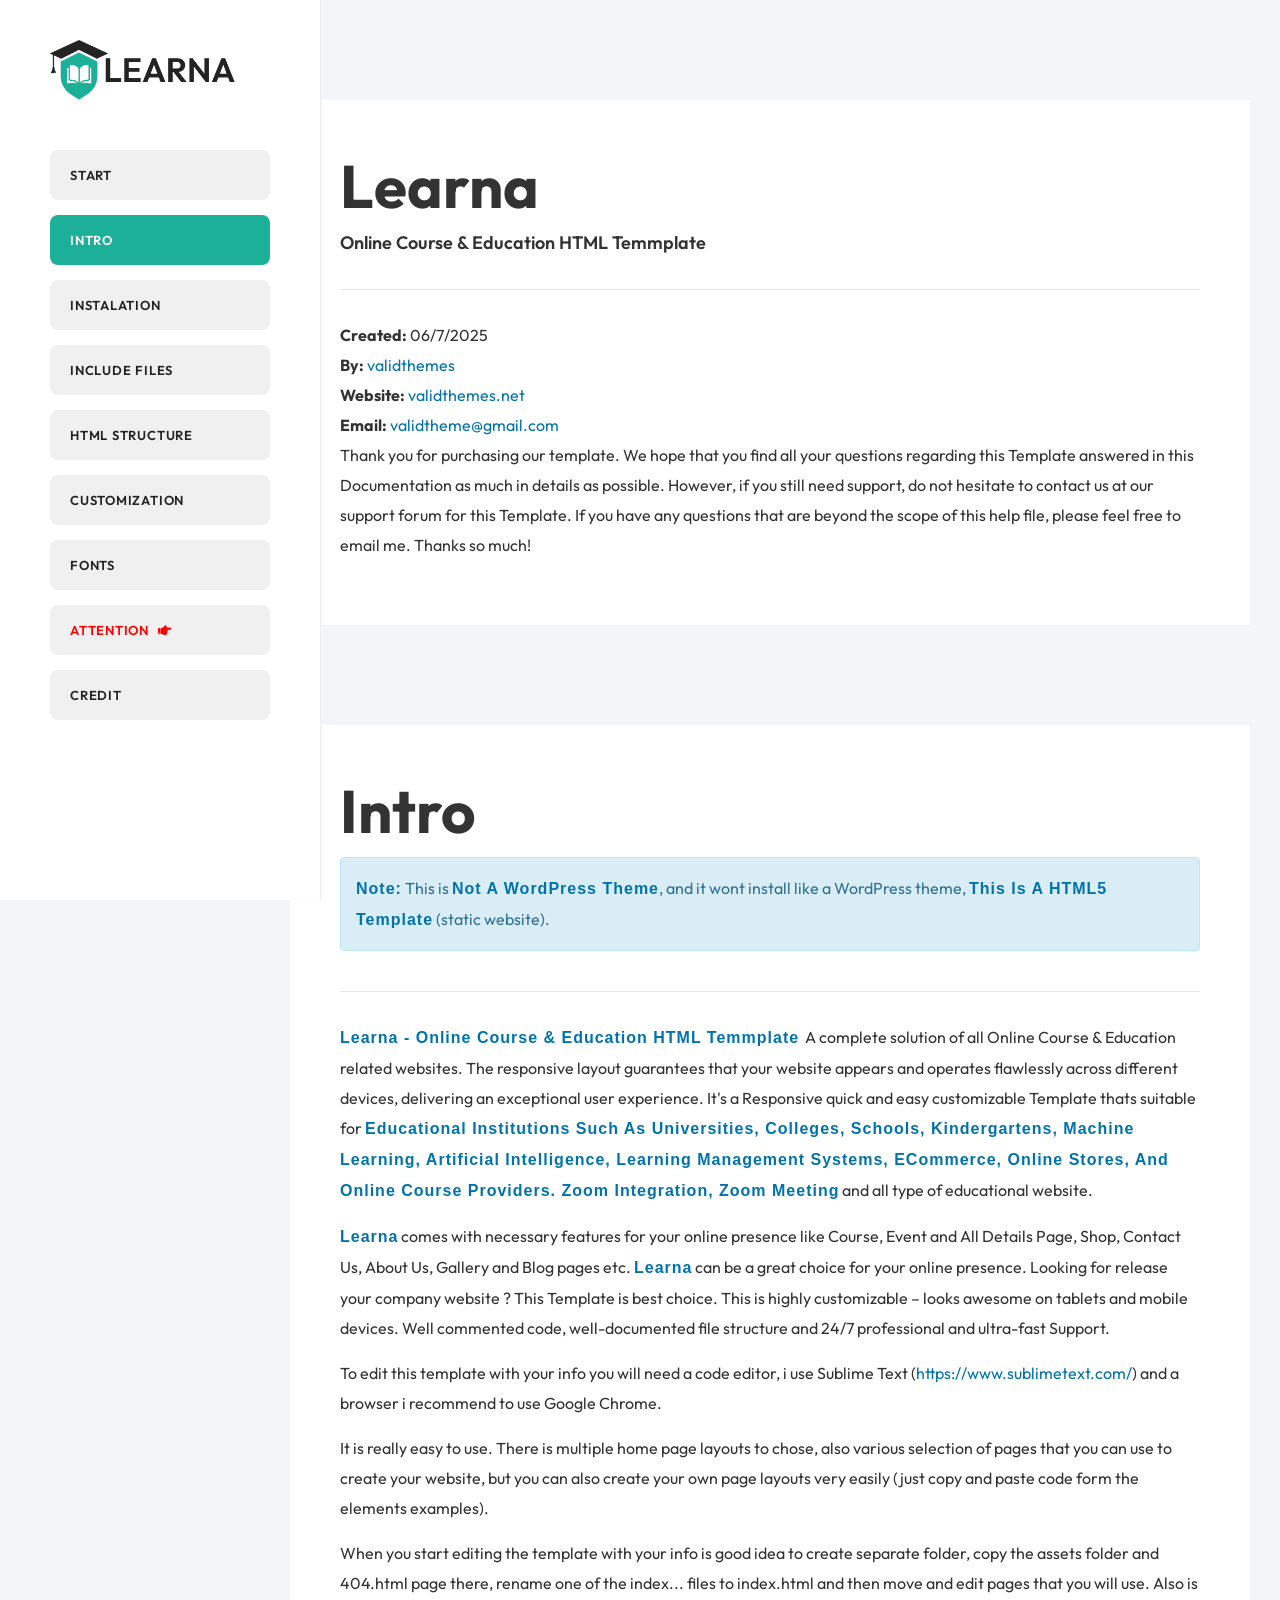
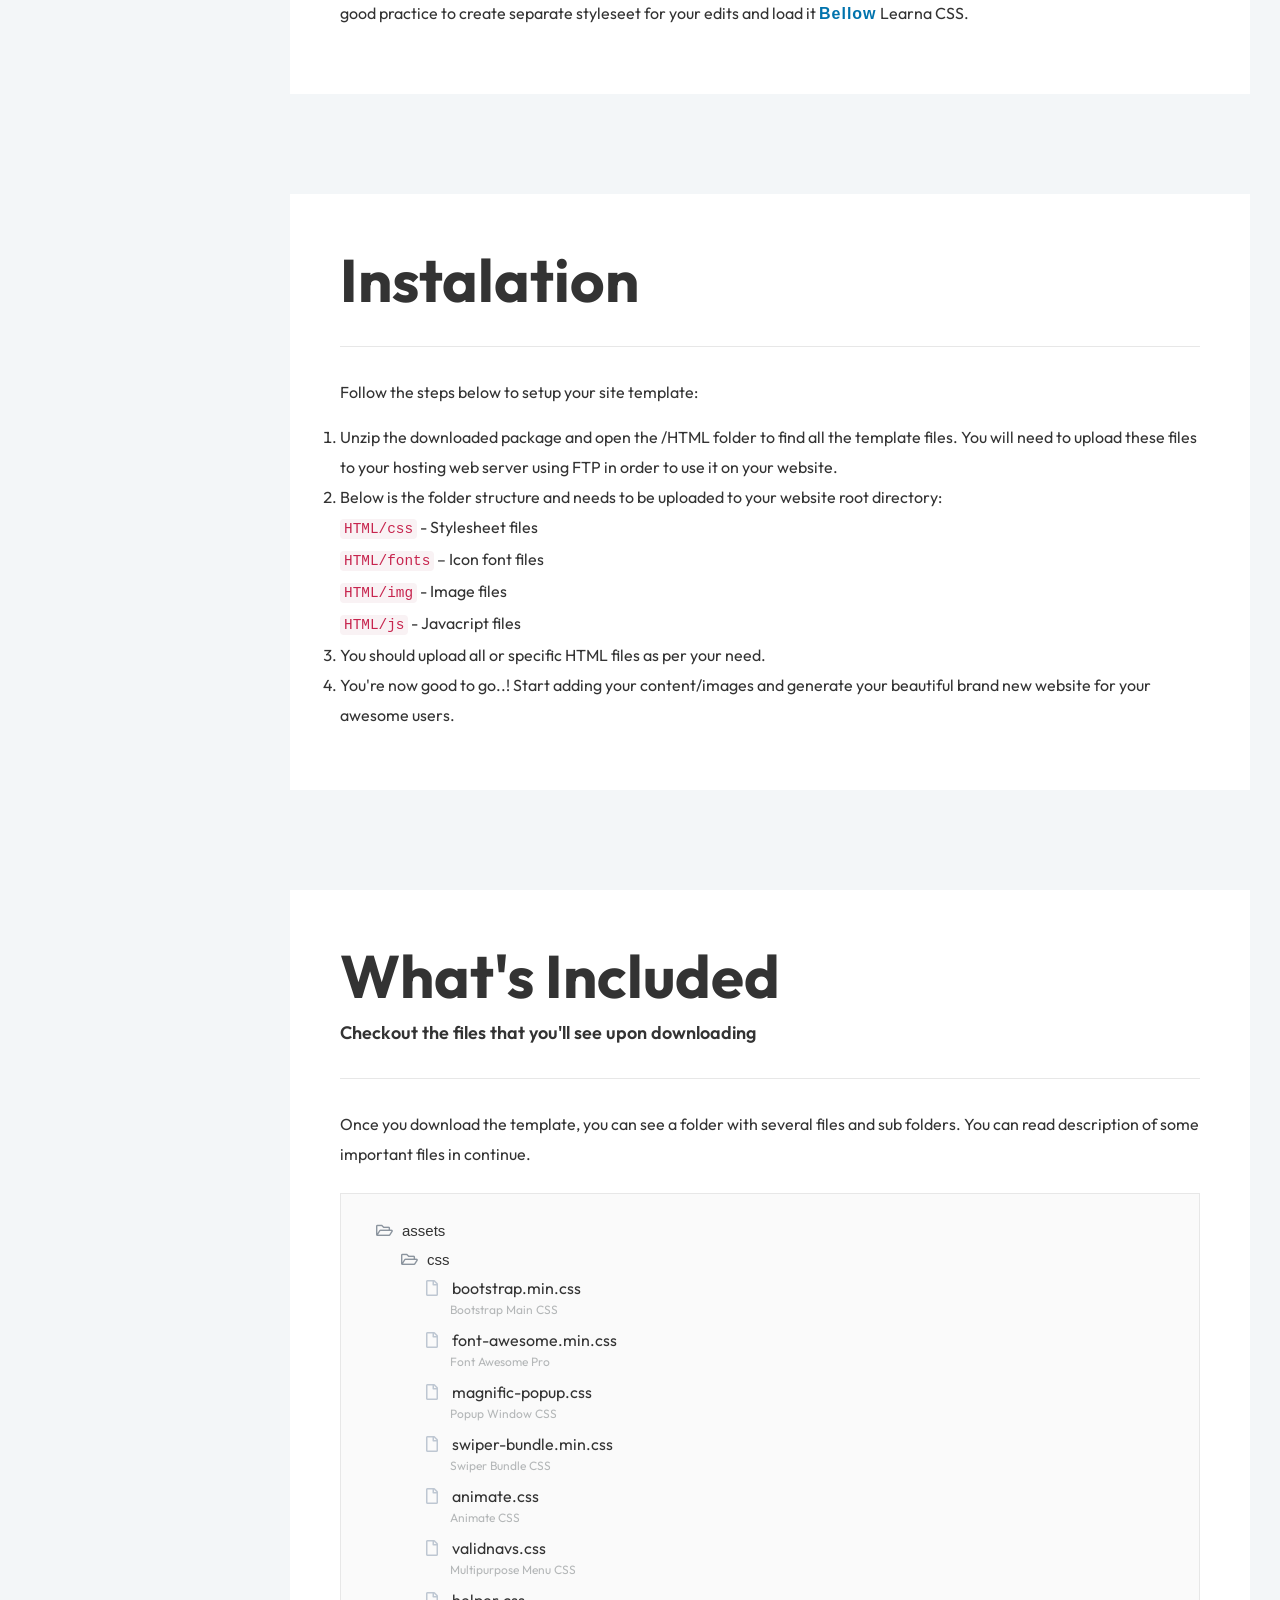
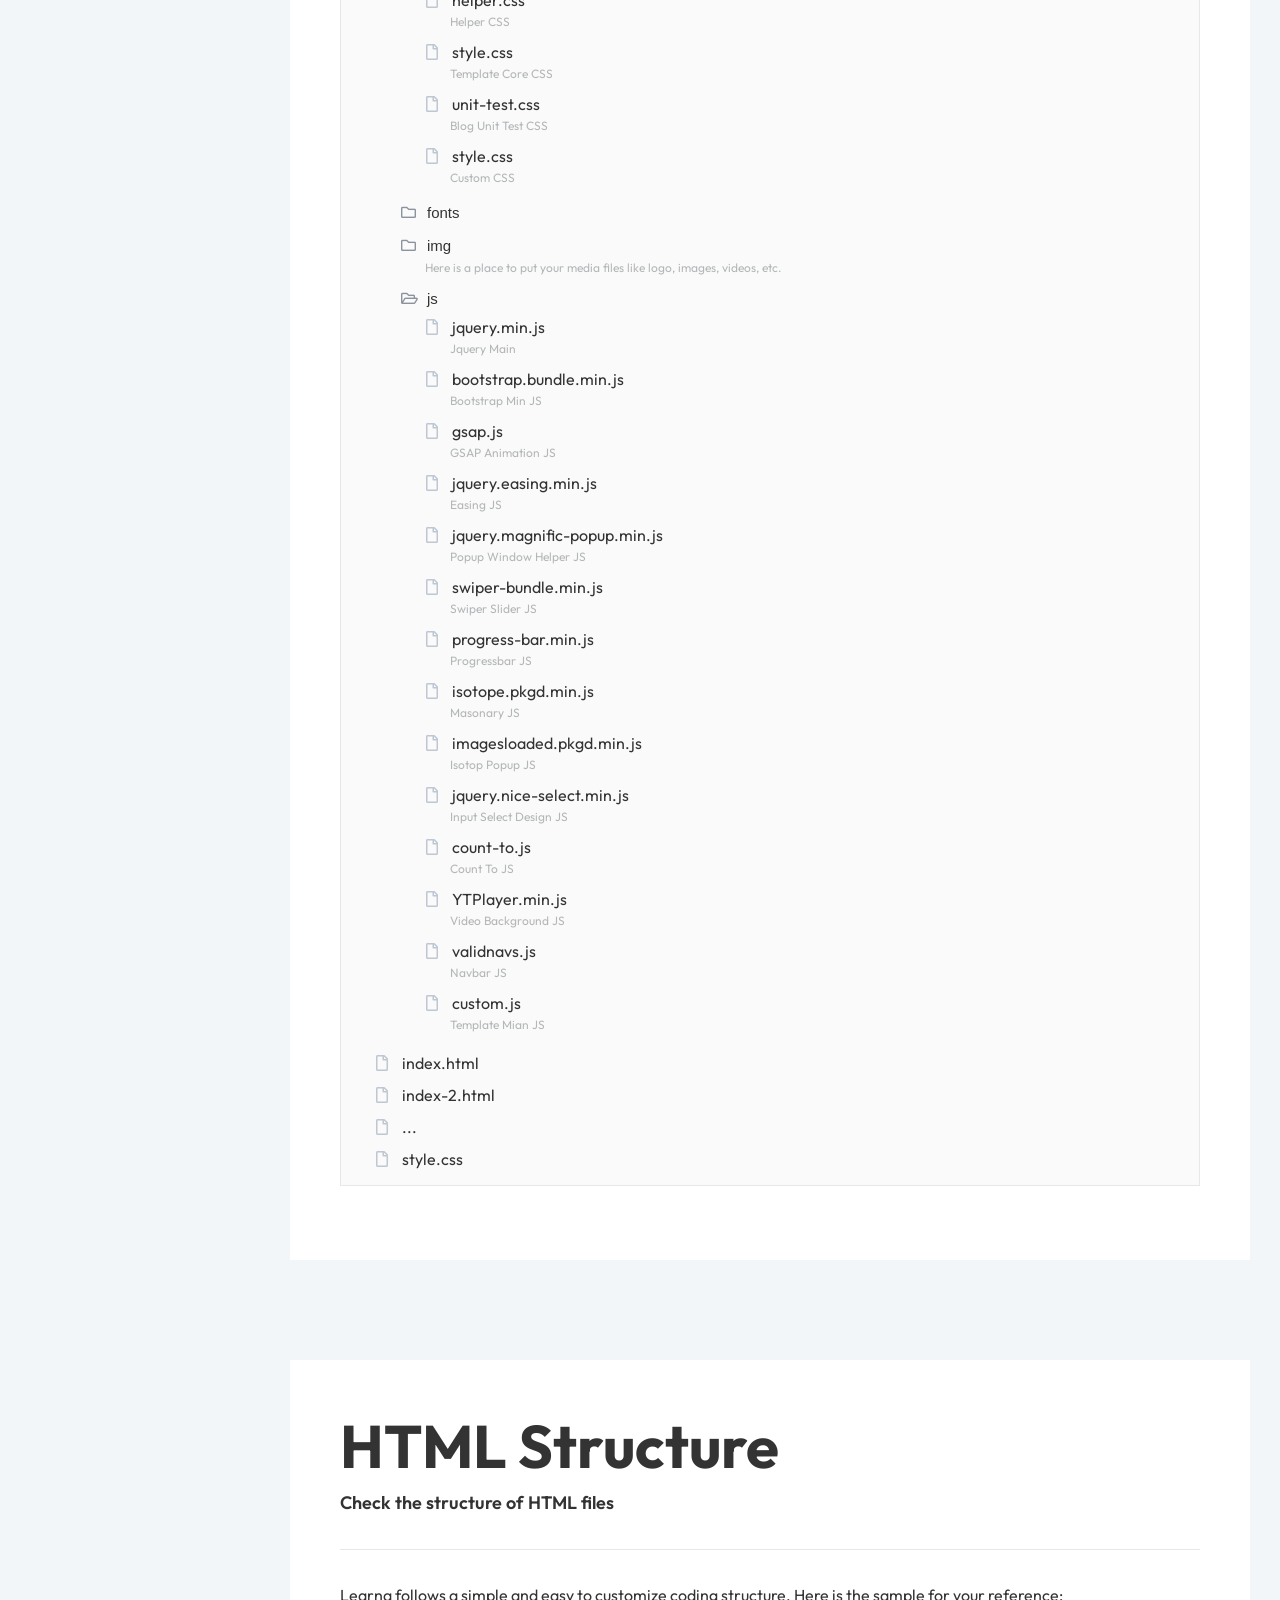
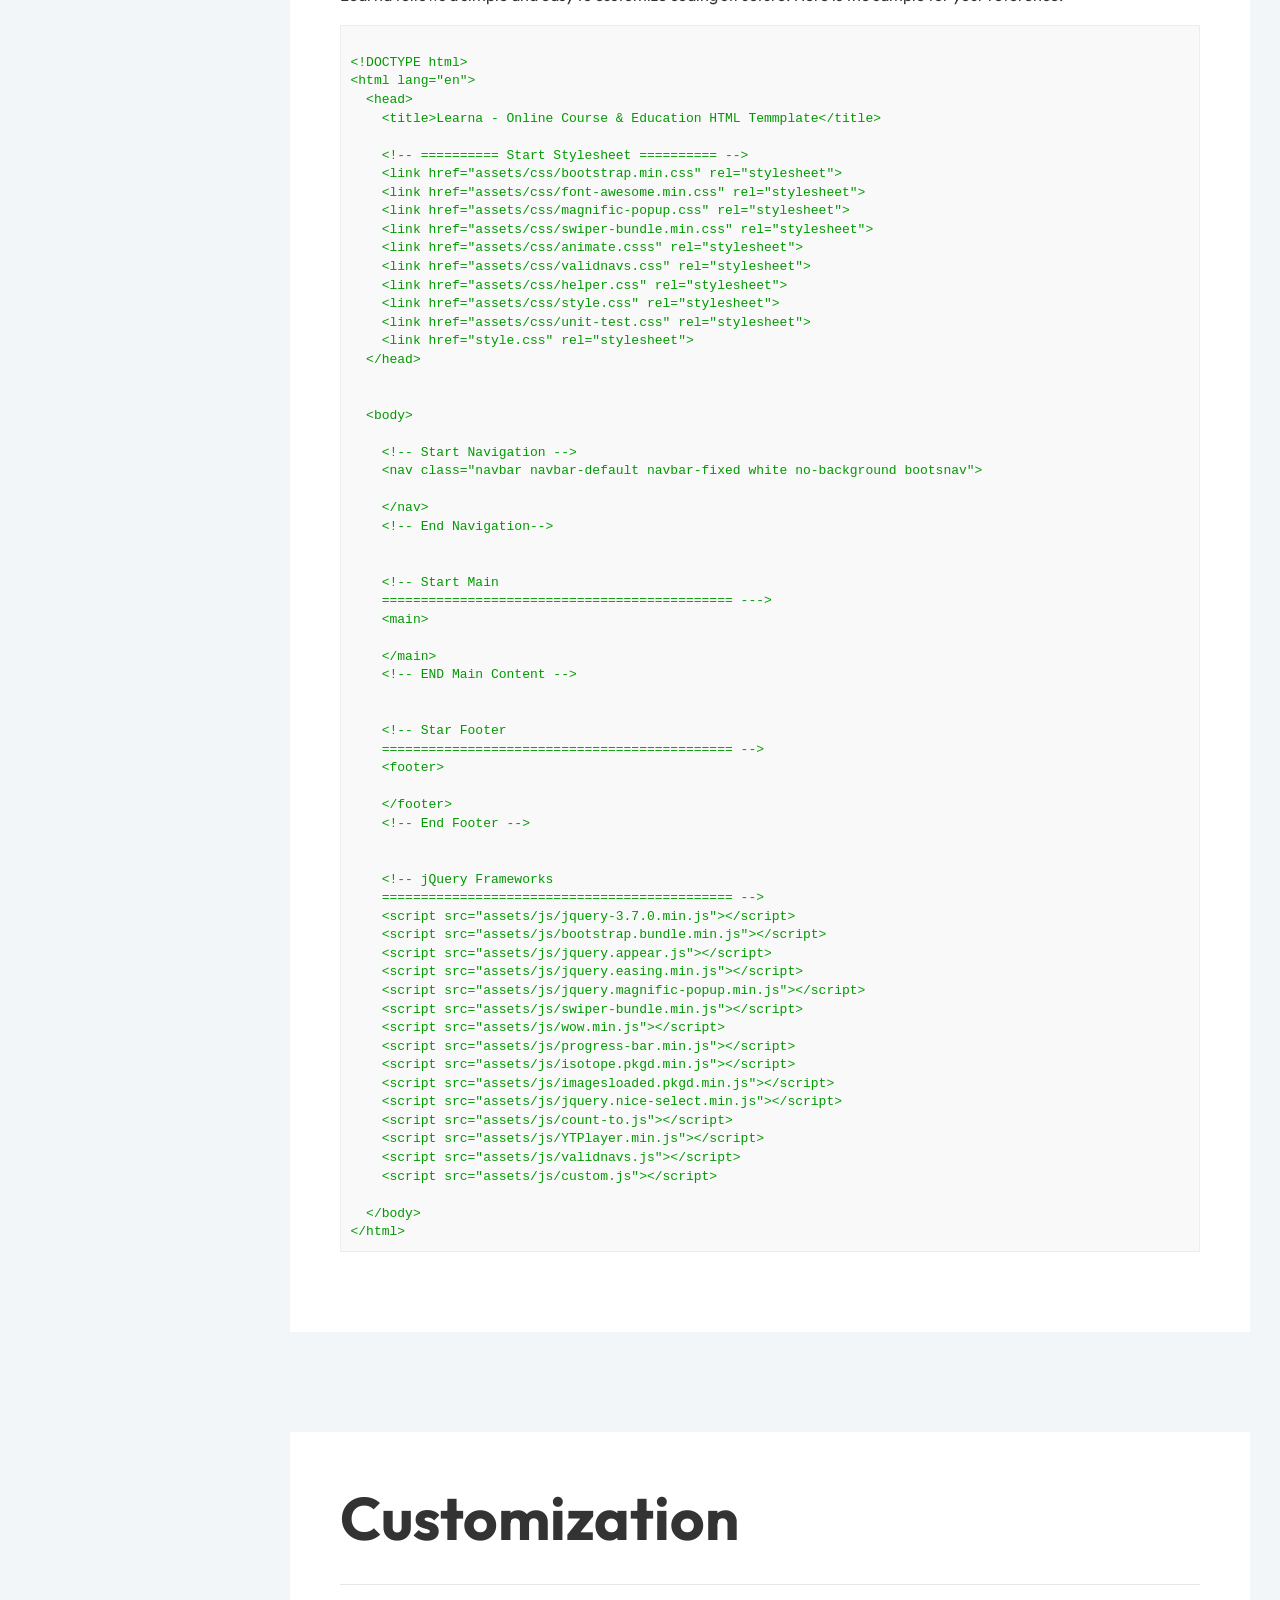
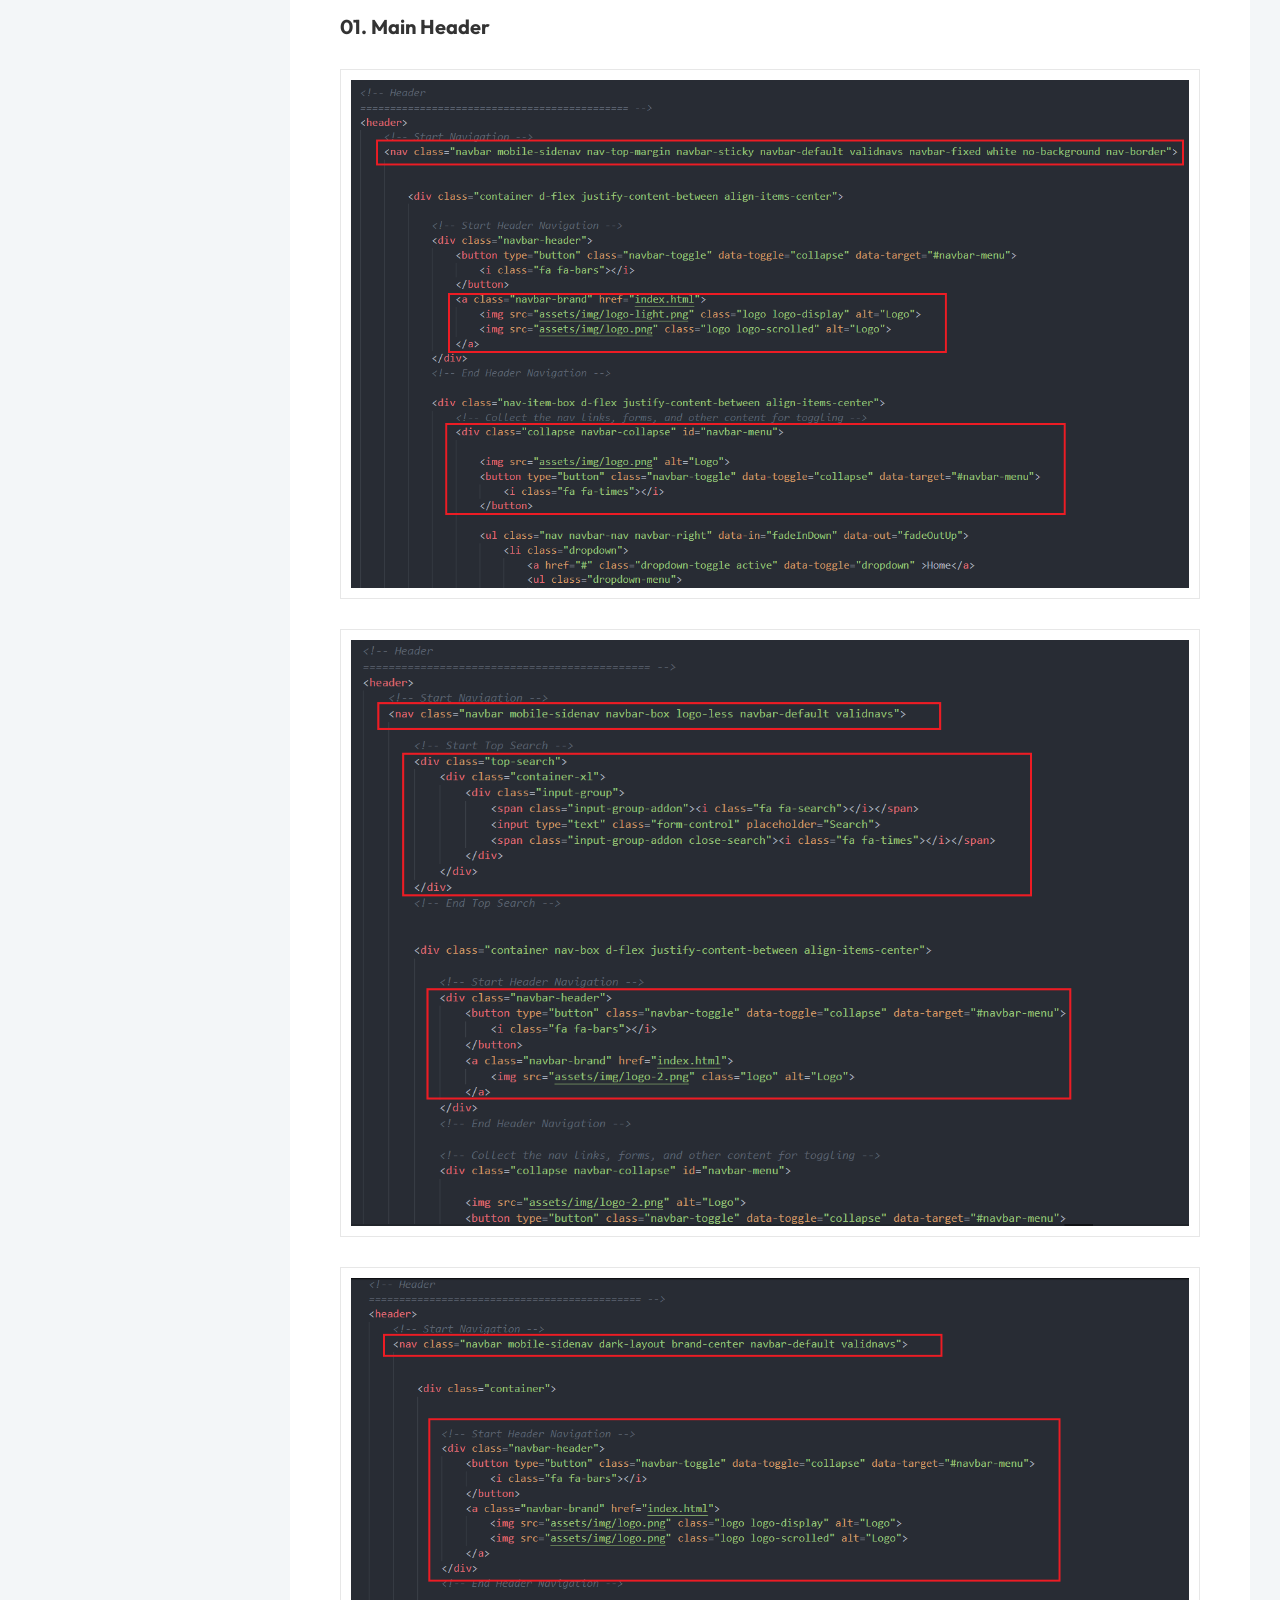
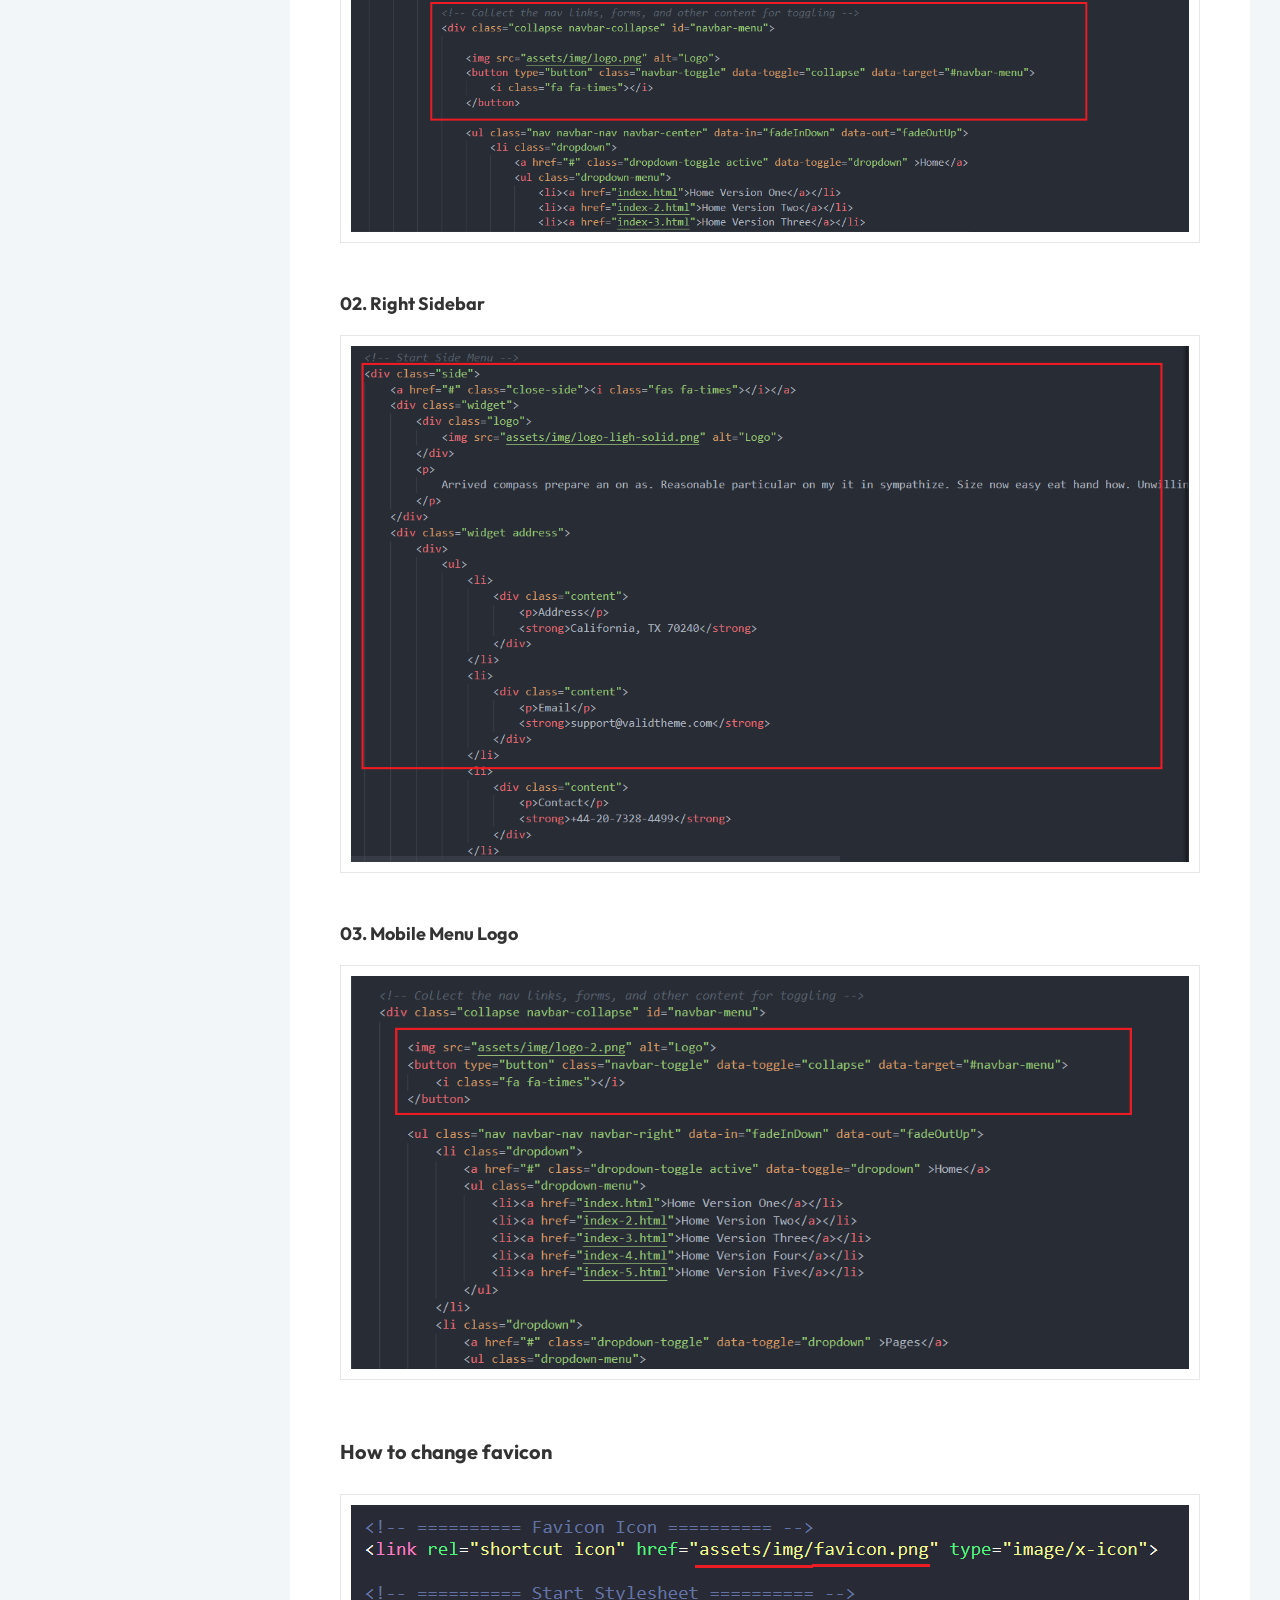
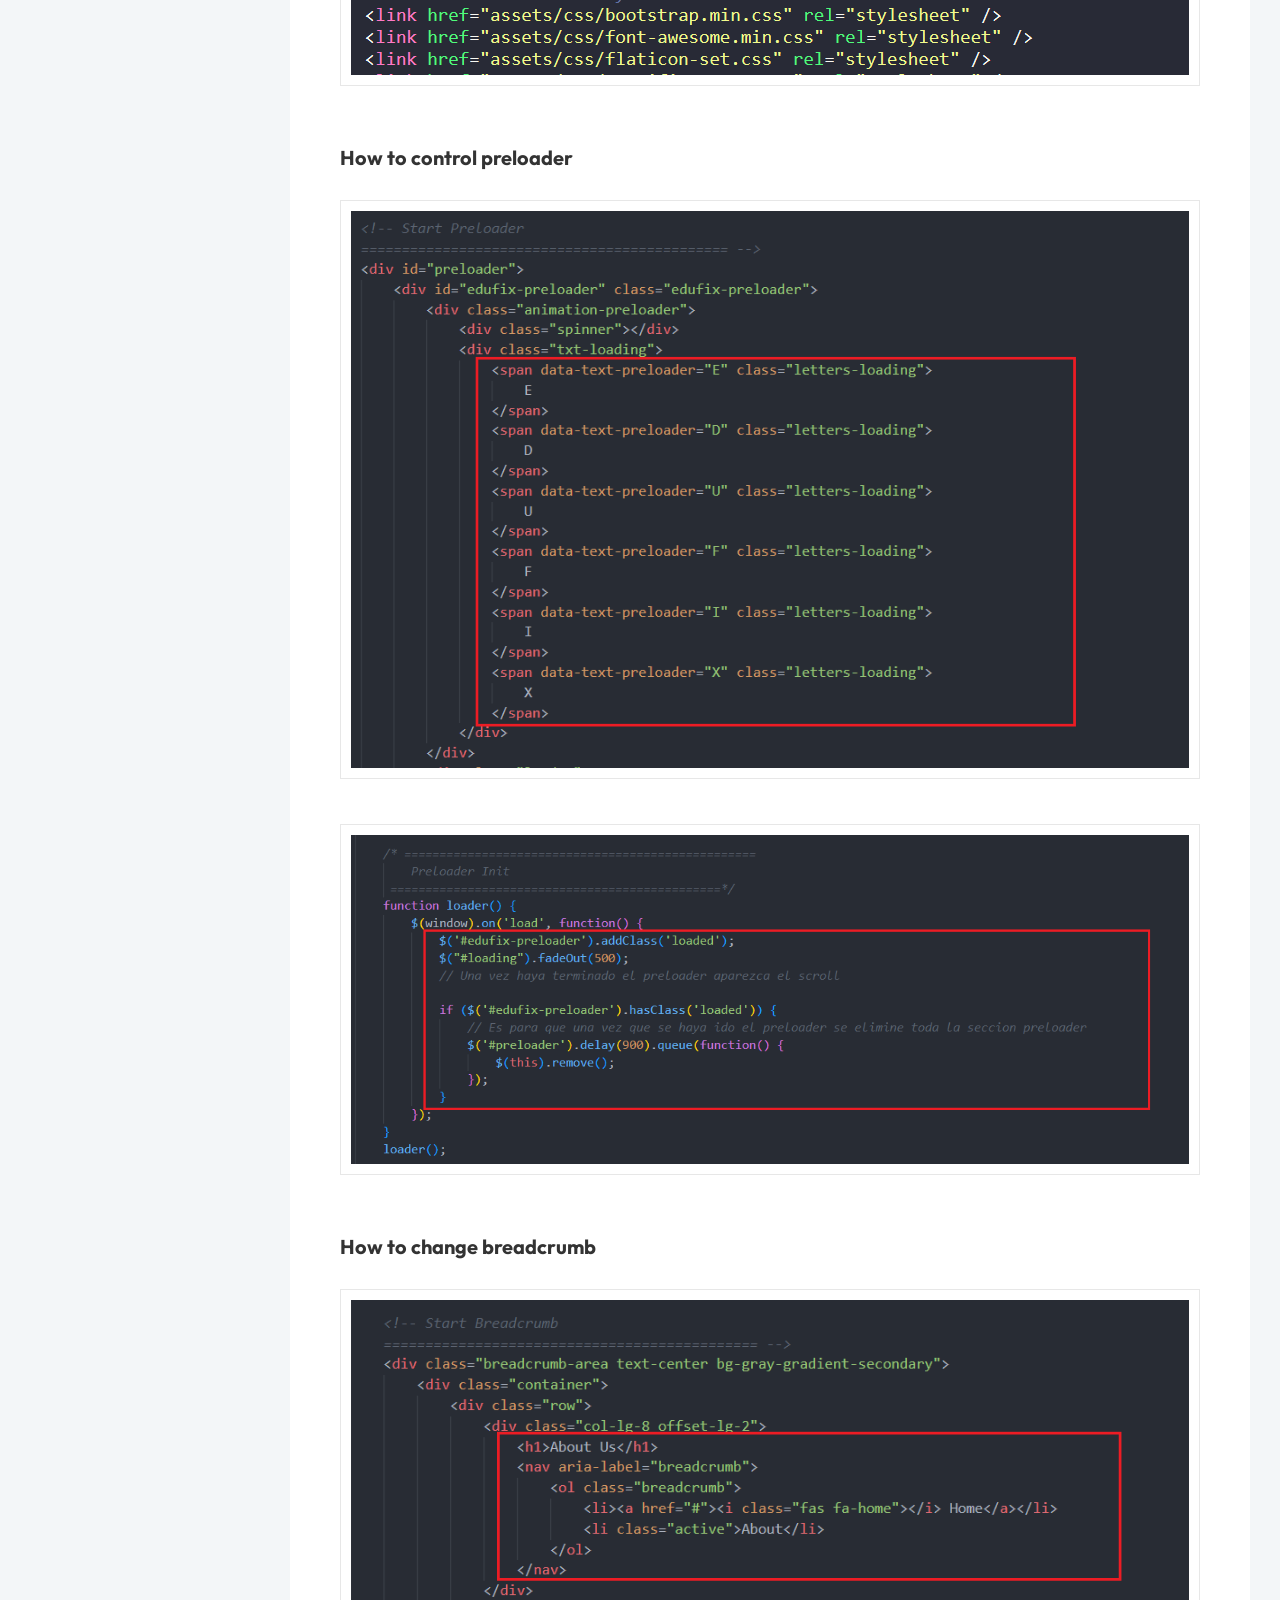
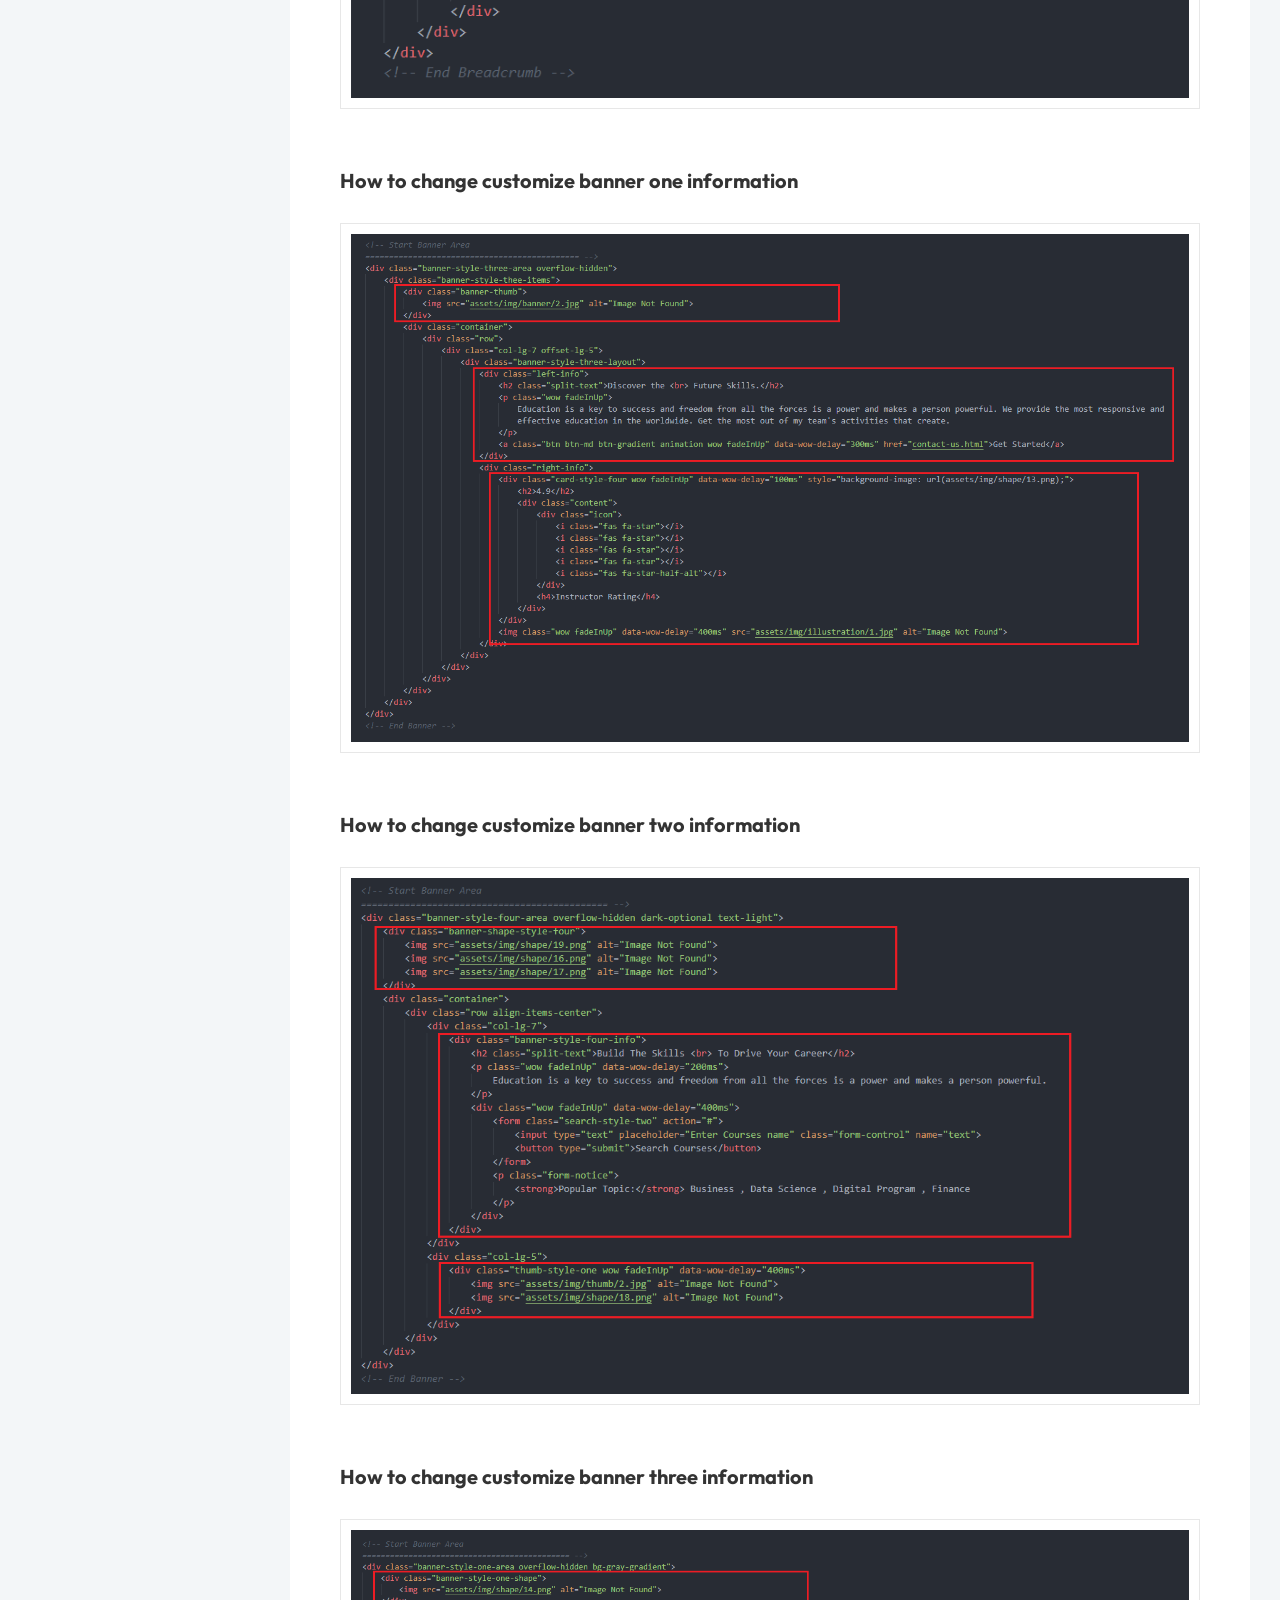
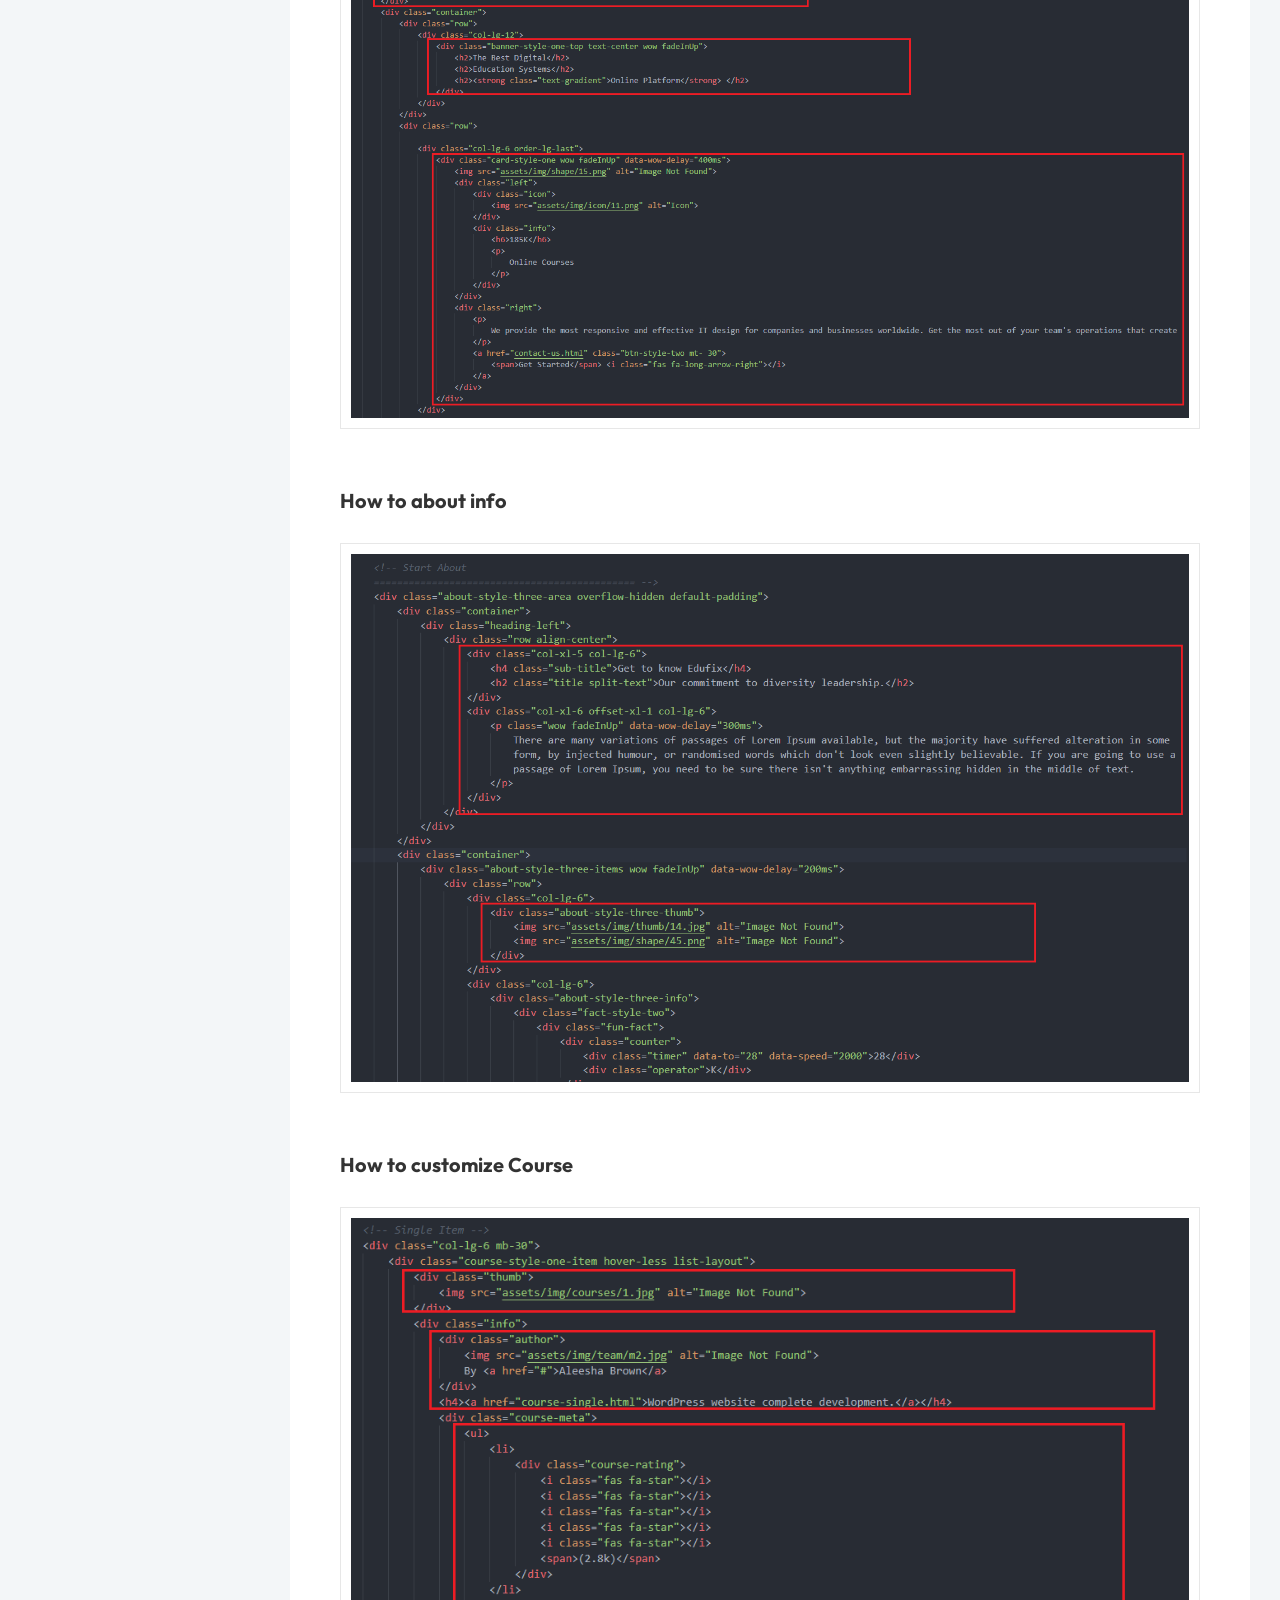
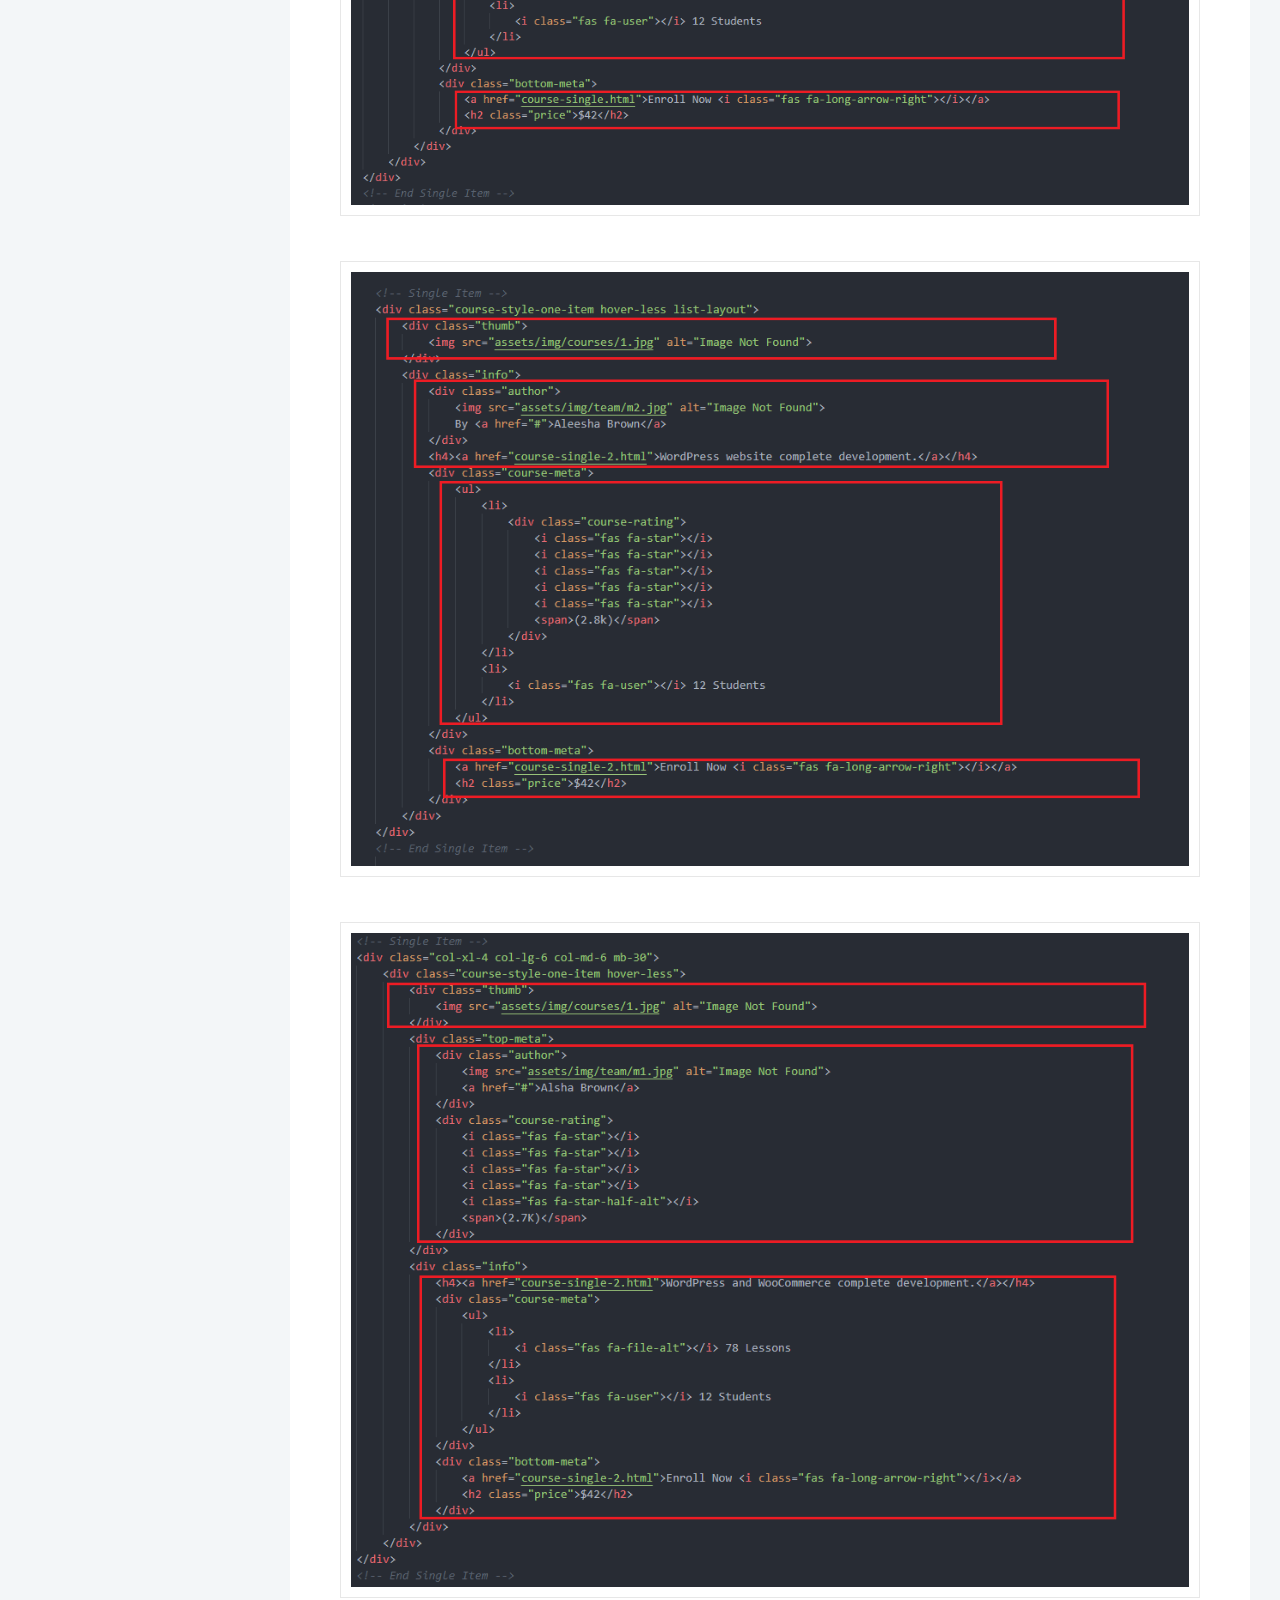
<file: Learna v1.1/documentation/index.html>
<!DOCTYPE html>
<html lang="en">

<head>
    <!-- ========== Meta Tags ========== -->
    <meta charset="utf-8">
    <meta http-equiv="X-UA-Compatible" content="IE=edge">
    <meta name="viewport" content="width=device-width, initial-scale=1">
    <meta name="description" content="Essay - Documentation">

    <!-- ========== Page Title ========== -->
    <title>Learna - Online Course & Education HTML Temmplate</title>

    <!-- ========== Favicon Icon ========== -->
    <link rel="shortcut icon" href="assets/img/favicon.png" type="image/x-icon">

    <!-- ========== Start Stylesheet ========== -->
    <link href="assets/css/plugins.min.css" rel="stylesheet" />
    <link href="style.css" rel="stylesheet">
    <!-- ========== End Stylesheet ========== -->


</head>

<body>

    <!-- Header 
    ============================================= -->
    <header>

         <!-- Start Navigation -->
        <nav class="navbar navbar-default navbar-sidebar navbar-scrollspy bootsnav" data-minus-value-desktop="0" data-minus-value-mobile="0" data-speed="1000">

            <div class="container">         

                <!-- Start Header Navigation -->
                <div class="navbar-header">
                    <button type="button" class="navbar-toggle" data-toggle="collapse" data-target="#navbar-menu">
                        <i class="fa fa-bars"></i>
                    </button>
                    <!-- Start Header Navigation -->
                    <div class="navbar-header">
                        <button type="button" class="navbar-toggle" data-toggle="collapse" data-target="#navbar-menu">
                        </button>
                        <ul>
                            <li class="scroll">
                                <a class="navbar-brand" href="#start"><img src="assets/img/logo.png" class="logo" alt="Thumb"></a>
                            </li>
                        </ul>
                    </div>
                    <!-- End Header Navigation -->
                </div>
                <!-- End Header Navigation -->

                <!-- Collect the nav links, forms, and other content for toggling -->
                <div class="collapse navbar-collapse" id="navbar-menu">
                    <ul class="nav navbar-nav navbar-right" data-in="fadeInLeft">
                        <li class="active scroll"><a href="#start">Start</a></li>
                        <li class="scroll"><a href="#intro">intro</a></li>
                        <li class="scroll"><a href="#instalation">instalation</a></li>
                        <li class="scroll"><a href="#inc-files">Include Files</a></li>
                        <li class="scroll"><a href="#html">html structure</a></li>
                        <li class="scroll"><a href="#customization">Customization</a></li>
                        <li class="scroll"><a href="#fonts">fonts</a></li>
                        <li class="red scroll"><a href="#attention">Attention <i class="fa fa-hand-point-right"></i></a></li>
                        <li class="scroll"><a href="#credit">credit</a></li>
                    </ul>
                </div><!-- /.navbar-collapse -->
            </div>   
        </nav>
        <!-- End Navigation -->

    </header>
    <!-- End Header -->

    <section id="start" class="default-padding">
        <div class="container">
            <div class="row">
                <div class="col-md-12">
                    <div class="item">
                        <div class="heading">
                            <h1>Learna </h1>
                            <h4>Online Course & Education HTML Temmplate</h4>
                        </div>
                        <ul>
                            <li><strong>Created:</strong> 06/7/2025</li>
                            <li><strong>By:</strong> <a target="_blank" href="https://themeforest.net/user/validthemes/portfolio">validthemes</a></li>
                            <li><strong>Website:</strong> <a target="_blank" href="https://validthemes.net/">validthemes.net</a></li>
                            <li><strong>Email:</strong> <a href="mailto:validtheme@gmail.com">validtheme@gmail.com</a></li>
                        </ul>
                        <p>
                            Thank you for purchasing our template. We hope that you find all your questions regarding this Template answered in this Documentation as much in details as possible. However, if you still need support, do not hesitate to contact us at our support forum for this Template. If you have any questions that are beyond the scope of this help file, please feel free to email me. Thanks so much! 
                        </p>
                    </div>
                </div>
            </div>
        </div>
    </section>

    <section id="intro" class="default-padding-bottom">
        <div class="container">
            <div class="row">
                <div class="col-md-12">
                    <div class="item">
                        <div class="heading">
                            <h1>Intro</h1>
                            <div class="alert alert-info">
                                <strong>Note:</strong> This is <strong>not a WordPress theme</strong>, and it wont install like a WordPress theme, <strong>this is a HTML5 template</strong> (static website).
                            </div>
                        </div>
                        <p>
                            <strong>Learna - Online Course & Education HTML Temmplate </strong> A complete solution of all Online Course & Education related websites. The responsive layout guarantees that your website appears and operates flawlessly across different devices, delivering an exceptional user experience. It's a Responsive quick and easy customizable Template thats suitable for <strong> Educational institutions such as universities, colleges, schools, kindergartens, machine learning, artificial intelligence, learning management systems, eCommerce, online stores, and online course providers. zoom integration, zoom meeting</strong> and all type of educational website.
                        </p>
                        <p>
                            <strong>Learna</strong> comes with necessary features for your online presence like Course, Event and All Details Page, Shop, Contact Us, About Us, Gallery and Blog pages etc. <strong>Learna</strong> can be a great choice for your online presence. Looking for release your company website ? This Template is best choice. This is highly customizable – looks awesome on tablets and mobile devices. Well commented code, well-documented file structure and 24/7 professional and ultra-fast Support.
                        </p>
                        <p>
                            To edit this template with your info you will need a code editor, i use Sublime Text (<a target="_blank" href="https://www.sublimetext.com/">https://www.sublimetext.com/</a>) and a browser i recommend to use Google Chrome.
                        </p>
                        <p>
                            It is really easy to use. There is multiple home page layouts to chose, also various selection of pages that you can use to create your website, but you can also create your own page layouts very easily (just copy and paste code form the elements examples).
                        </p>
                        <p>
                            When you start editing the template with your info is good idea to create separate folder, copy the assets folder and 404.html page there, rename one of the index... files to index.html and then move and edit pages that you will use. Also is good practice to create separate styleseet for your edits and load it <strong>bellow</strong> Learna CSS.
                        </p>
                    </div>
                </div>
            </div>
        </div>
    </section>

    <section id="instalation" class="default-padding-bottom">
        <div class="container">
            <div class="row">
                <div class="col-md-12">
                    <div class="item">
                        <div class="heading">
                            <h1>Instalation</h1>
                        </div>
                        <p>Follow the steps below to setup your site template:</p>
                        <ol>
                            <li>Unzip the downloaded package and open the /HTML folder to find all the template files. You will need to upload these files to your hosting web server using FTP in order to use it on your website.</li>
                            <li>Below is the folder structure and needs to be uploaded to your website root directory:
                                <ul>
                                    <li><code>HTML/css</code> - Stylesheet files</li>
                                    <li><code>HTML/fonts</code> – Icon font files</li> 
                                    <li><code>HTML/img</code> - Image files</li>
                                    <li><code>HTML/js</code> - Javacript files</li>
                                </ul>
                            </li>
                            <li>You should upload all or specific HTML files as per your need.</li>
                            <li>You're now good to go..! Start adding your content/images and generate your beautiful brand new website for your awesome users.</li>
                        </ol>
                    </div>
                </div>
            </div>
        </div>
    </section>

    <section id="inc-files" class="default-padding-bottom">
        <div class="container">
            <div class="row">
                <div class="col-md-12">
                    <div class="item">
                        <div class="heading">
                            <h1>What's included</h1>
                            <h4>Checkout the files that you'll see upon downloading</h4>
                        </div>
                        <p>
                            Once you download the template, you can see a folder with several files and sub folders. You can read description of some important files in continue.
                         </p>
                        <div class="file-tree">
                            <ul>
                                <li class="is-folder open">
                                    <span>assets</span>
                                    <ul>
                                        <li class="is-folder open">
                                            <span>css</span>
                                            <ul>
                                                <li class="is-file"><span>bootstrap.min.css</span><i>Bootstrap Main CSS</i></li>
                                                <li class="is-file"><span>font-awesome.min.css</span><i>Font Awesome Pro</i></li>
                                                <li class="is-file"><span>magnific-popup.css</span><i>Popup Window CSS</i></li>
                                                <li class="is-file"><span>swiper-bundle.min.css</span><i>Swiper Bundle CSS</i></li>
                                                <li class="is-file"><span>animate.css</span><i>Animate CSS</i></li>
                                                <li class="is-file"><span>validnavs.css</span><i>Multipurpose Menu CSS</i></li>
                                                <li class="is-file"><span>helper.css</span><i>Helper CSS</i></li>
                                                <li class="is-file"><span>style.css</span><i>Template Core CSS</i></li>
                                                <li class="is-file"><span>unit-test.css</span><i>Blog Unit Test CSS</i></li>
                                                <li class="is-file"><span>style.css</span><i>Custom CSS</i></li>
                                            </ul>
                                        </li>
                                        <li class="is-folder"><span>fonts</span></li>
                                        <li class="is-folder"><span>img</span><i>Here is a place to put your media files like logo, images, videos, etc.</i></li>
                                        <li class="is-folder open">
                                        <span>js</span>
                                            <ul>
                                                <li class="is-file"><span>jquery.min.js</span><i>Jquery Main</i></li>
                                                <li class="is-file"><span>bootstrap.bundle.min.js</span><i>Bootstrap Min JS</i></li>
                                                <li class="is-file"><span>gsap.js</span><i>GSAP Animation JS</i></li>
                                                <li class="is-file"><span>jquery.easing.min.js</span><i>Easing JS</i></li>
                                                <li class="is-file"><span>jquery.magnific-popup.min.js</span><i>Popup Window Helper JS</i></li>
                                                <li class="is-file"><span>swiper-bundle.min.js</span><i>Swiper Slider JS</i></li>
                                                <li class="is-file"><span>progress-bar.min.js</span><i>Progressbar JS</i></li>
                                                <li class="is-file"><span>isotope.pkgd.min.js</span><i>Masonary JS</i></li>
                                                <li class="is-file"><span>imagesloaded.pkgd.min.js</span><i>Isotop Popup JS</i></li>
                                                <li class="is-file"><span>jquery.nice-select.min.js</span><i>Input Select Design JS</i></li>
                                                <li class="is-file"><span>count-to.js</span><i>Count To JS</i></li>
                                                <li class="is-file"><span>YTPlayer.min.js</span><i>Video Background JS</i></li>
                                                <li class="is-file"><span>validnavs.js</span><i>Navbar JS</i></li>
                                                <li class="is-file"><span>custom.js</span><i>Template Mian JS</i></li>
                                            </ul>
                                        </li>
                                    </ul>
                                </li>
                                <li class="is-file"><span>index.html</span></li>
                                <li class="is-file"><span>index-2.html</span></li>
                                <li class="is-file"><span>...</span></li>
                                <li class="is-file"><span>style.css</span></li>
                            </ul>
                         </div>
                    </div>
                </div>
            </div>
        </div>
    </section>

    <section id="html" class="default-padding-bottom">
        <div class="container">
            <div class="row">
                <div class="col-md-12">
                    <div class="item">
                        <div class="heading">
                            <h1>HTML Structure</h1>
                            <h4>Check the structure of HTML files</h4>
                        </div>
                        <p>
                            Learna follows a simple and easy to customize coding structure. Here is the sample for your reference: 
                        </p>
                        <pre class="line-numbers"><code class="language-markup">
&lt;!DOCTYPE html&gt;
&lt;html lang=&quot;en&quot;&gt;
  &lt;head&gt;
    &lt;title&gt;Learna - Online Course & Education HTML Temmplate&lt;/title&gt;

    &lt;!-- ========== Start Stylesheet ========== --&gt;
    &lt;link href=&quot;assets/css/bootstrap.min.css&quot; rel=&quot;stylesheet&quot;&gt;
    &lt;link href=&quot;assets/css/font-awesome.min.css&quot; rel=&quot;stylesheet&quot;&gt;
    &lt;link href=&quot;assets/css/magnific-popup.css&quot; rel=&quot;stylesheet&quot;&gt;
    &lt;link href=&quot;assets/css/swiper-bundle.min.css&quot; rel=&quot;stylesheet&quot;&gt;
    &lt;link href=&quot;assets/css/animate.csss&quot; rel=&quot;stylesheet&quot;&gt;
    &lt;link href=&quot;assets/css/validnavs.css&quot; rel=&quot;stylesheet&quot;&gt;
    &lt;link href=&quot;assets/css/helper.css&quot; rel=&quot;stylesheet&quot;&gt;
    &lt;link href=&quot;assets/css/style.css&quot; rel=&quot;stylesheet&quot;&gt;
    &lt;link href=&quot;assets/css/unit-test.css&quot; rel=&quot;stylesheet&quot;&gt;
    &lt;link href=&quot;style.css&quot; rel=&quot;stylesheet&quot;&gt;
  &lt;/head&gt;
  

  &lt;body&gt;

    &lt;!-- Start Navigation --&gt;
    &lt;nav class=&quot;navbar navbar-default navbar-fixed white no-background bootsnav&quot;&gt;

    &lt;/nav&gt;
    &lt;!-- End Navigation--&gt;


    &lt;!-- Start Main
    ============================================= ---&gt;
    &lt;main&gt;

    &lt;/main&gt;
    &lt;!-- END Main Content --&gt;


    &lt;!-- Star Footer
    ============================================= --&gt;
    &lt;footer&gt;

    &lt;/footer&gt;
    &lt;!-- End Footer --&gt;


    &lt;!-- jQuery Frameworks
    ============================================= --&gt;
    &lt;script src=&quot;assets/js/jquery-3.7.0.min.js&quot;&gt;&lt;/script&gt;
    &lt;script src=&quot;assets/js/bootstrap.bundle.min.js&quot;&gt;&lt;/script&gt;
    &lt;script src=&quot;assets/js/jquery.appear.js&quot;&gt;&lt;/script&gt;
    &lt;script src=&quot;assets/js/jquery.easing.min.js&quot;&gt;&lt;/script&gt;
    &lt;script src=&quot;assets/js/jquery.magnific-popup.min.js&quot;&gt;&lt;/script&gt;
    &lt;script src=&quot;assets/js/swiper-bundle.min.js&quot;&gt;&lt;/script&gt;
    &lt;script src=&quot;assets/js/wow.min.js&quot;&gt;&lt;/script&gt;
    &lt;script src=&quot;assets/js/progress-bar.min.js&quot;&gt;&lt;/script&gt;
    &lt;script src=&quot;assets/js/isotope.pkgd.min.js&quot;&gt;&lt;/script&gt;
    &lt;script src=&quot;assets/js/imagesloaded.pkgd.min.js&quot;&gt;&lt;/script&gt;
    &lt;script src=&quot;assets/js/jquery.nice-select.min.js&quot;&gt;&lt;/script&gt;
    &lt;script src=&quot;assets/js/count-to.js&quot;&gt;&lt;/script&gt;
    &lt;script src=&quot;assets/js/YTPlayer.min.js&quot;&gt;&lt;/script&gt;
    &lt;script src=&quot;assets/js/validnavs.js&quot;&gt;&lt;/script&gt;
    &lt;script src=&quot;assets/js/custom.js&quot;&gt;&lt;/script&gt;

  &lt;/body&gt;
&lt;/html&gt;
</code></pre>
                    </div>
                </div>
            </div>
        </div>
    </section>


    <section id="customization" class="default-padding-bottom">
        <div class="container">
            <div class="row">
                <div class="col-md-12">
                    <div class="item">
                        <div class="heading">
                            <h1>Customization</h1>
                        </div>

                        <h2>01. Main Header</h2>
                        <p>
                            <h4></h4>
                            <img src="assets/img/header-1.png" alt="Thumb">
                            <img src="assets/img/header-2.png" alt="Thumb">
                            <img src="assets/img/header-3.png" alt="Thumb">
                            <h4>02. Right Sidebar</h4>
                            <img src="assets/img/nav-sidebar.png" alt="Thumb">
                            <h4>03. Mobile Menu Logo</h4>
                            <img src="assets/img/nav-mobile-menu.png" alt="Thumb">
                        </p>

                        <h2>How to change favicon</h2>
                        <p>
                            <img src="assets/img/change-favicon.png" alt="Thumb">
                        </p>

                        <h2>How to control preloader</h2>
                        <p>
                            <img src="assets/img/preloader.png" alt="Thumb">
                        </p>

                        <p>
                            <img src="assets/img/preloader-js.png" alt="Thumb">
                        </p>

                        <h2>How to change breadcrumb</h2>
                        <p>
                            <img src="assets/img/breadcrumb.png" alt="Thumb">
                        </p>

                        <h2>How to change customize banner one information</h2>
                        <p>
                            <img src="assets/img/banner-1.png" alt="Thumb">
                        </p>

                        <h2>How to change customize banner two information</h2>
                        <p>
                            <img src="assets/img/banner-2.png" alt="Thumb">
                        </p>

                        <h2>How to change customize banner three information</h2>
                        <p>
                            <img src="assets/img/banner-3.png" alt="Thumb">
                        </p>

                        <h2>How to about info</h2>
                        <p>
                            <img src="assets/img/about.png" alt="Thumb">
                        </p>

                        <h2>How to customize Course</h2>
                        <p>
                            <img src="assets/img/course-1.png" alt="Thumb">
                        </p>
                        <p>
                            <img src="assets/img/course-2.png" alt="Thumb">
                        </p>
                        <p>
                            <img src="assets/img/course-3.png" alt="Thumb">
                        </p>

                        <h2>How to customize Event</h2>
                        <p>
                            <img src="assets/img/event-1.png" alt="Thumb">
                        </p>
                        <p>
                            <img src="assets/img/event-2.png" alt="Thumb">
                        </p>

                        <h2>How to customize Advisor</h2>
                        <p>
                            <img src="assets/img/team.png" alt="Thumb">
                        </p>

                        <h4>How to customize gallerye</h4>
                        <p>
                            <img src="assets/img/gallery.png" alt="Thumb">
                        </p>
                        

                        <h2>How to customize Profile Page</h2>
                        <p>
                            <img src="assets/img/profile.png" alt="Thumb">
                        </p>
                        <h4>How to customize 404 Page</h4>
                        <p>
                            <img src="assets/img/error-page.png" alt="Thumb">
                        </p>
                        <h4>How customize testimonail</h4>
                        <p>
                            <img src="assets/img/testimonials.png" alt="Thumb">
                        </p>


                        <h2>How to customize blog</h2>
                        <p>
                            <img src="assets/img/blog.png" alt="Thumb">
                        </p>

                        <h2>How to change Mail Address with Your's - Open mail.php file and edit.</h2>
                        <p>
                            <img src="assets/img/contact.png" alt="Thumb">
                        </p>

                        <h2>How to change contact form email</h2>
                        <p>
                            <img src="assets/img/mail.png" alt="Thumb">
                        </p>

                        <h2>How to change footer information</h2>
                        <p>
                            <img src="assets/img/footer.png" alt="Thumb">
                        </p>

                        <h2>How to Add/Remove CSS</h2>
                        <p>
                            <img src="assets/img/change-css.png" alt="Thumb">
                        </p>

                        <h2>How to Add/Remove JS</h2>
                        <p>
                            <img src="assets/img/change-js.png" alt="Thumb">
                        </p>

                    </div>
                </div>
            </div>
        </div>
    </section>

    <section id="fonts" class="default-padding-bottom">
        <div class="container">
            <div class="row">
                <div class="col-md-12">
                    <div class="item">
                        <div class="heading">
                            <h1>Changing fonts</h1>
                            <p>
                                Learna uses 1 fonts: Outfit from the Google Fonts Library. You can change the fonts by following code
                            </p>
                        </div>
        <pre class="line-numbers">
 @import url('https://fonts.googleapis.com/css2?family=Outfit:wght@100;200;300;400;500;600;700;800;900&display=swap');
                    </div>
                </div>
            </div>
        </div>
    </section>

    <section id="attention" class="default-padding-bottom">
        <div class="container">
            <div class="row">
                <div class="col-md-12">
                    <div class="item">
                        <div class="heading">
                            <h1>attention</h1>
                            <h4>Read The following information Carefully</h4>
                        </div>
                        <ul class="with-circle">
                            <li>
                                Fonts used in this item are loaded from Google. If you don't have an internet connection then item fonts can be different (don't worry about it because this is not an issue)
                            </li>
                            <li>
                                if you think documentation is not enough to customize this item then email to <a href="mailto:validtheme@gmail.com">validtheme@gmail.com</a>
                            </li>
                            <li>
                                Before asking for any help you need to make sure that you are the actual buyer for this item. you have two ways to prove that<br>
                                <strong>1. collect a support ticket and send with your mail</strong><br>
                                <strong>2. Send a screenshot after login to you account So that we can understand you have access to download this item from themeforest</strong>

                            </li>
                        </ul>
                    </div>
                </div>
            </div>
        </div>
    </section>

    <section id="credit" class="default-padding-bottom">
        <div class="container">
            <div class="row">
                <div class="col-md-12">
                    <div class="item">
                        <div class="heading">
                            <h1>credits</h1>
                            <p>
                                We would really love to take this opportunity to appreciate guys whose items were helpful to us to make Learna a really beautiful theme for our awesome users: 
                            </p>
                        </div>
                        <h4>Images and video</h4>
                        <ul>
                            <li><a href="https://unsplash.com/" target="_blank">Unsplash</a></li>
                            <li><a href="http://nothingtochance.co/" target="_blank">NothingToChance</a></li>
                            <li><a href="http://gratisography.com" target="_blank">gratisography.com</a></li>
                            <li><a href="http://magdeleine.co" target="_blank">magdeleine.co</a></li>
                            <li><a href="http://picjumbo.com" target="_blank">picjumbo.com</a></li>
                            <li><a href="http://picography.co" target="_blank">picography.co</a></li>
                        </ul>
                        <h4>JS Libraries</h4>
                        <ul>
                            <li><a href="https://jquery.com/download/" target="_blank">jQuery</a></li>
                            <li><a href="https://github.com/afarkas/html5shiv" target="_blank">HTML5 Shiv</a></li>
                            <li><a href="http://modernizr.com/" target="_blank">Modernizr</a></li>
                            <li><a href="https://plugins.jquery.com/jquery.easing/" target="_blank">jQuery Easing</a></li>
                            <li><a href="https://github.com/kswedberg/jquery-smooth-scroll" target="_blank">Smooth Scroll</a></li>
                            <li><a href="https://github.com/morr/jquery.appear" target="_blank">jQuery Appear</a></li>
                            <li><a href="http://bootsnav.danurstrap.com/" target="_blank">Bootsnav</a></li>
                            <li><a href="http://mynameismatthieu.com/WOW/index.html" target="_blank">WOW</a></li>
                            <li><a href="https://github.com/mhuggins/jquery-countTo" target="_blank">jQuery countTo Plugin</a></li>
                            <li><a href="http://dimsemenov.com/plugins/magnific-popup/" target="_blank">Magnific Popup</a></li>
                            <li><a href="https://swiperjs.com/" target="_blank">Swiperjs</a></li>
                        </ul>
                        <h4>CSS & Fonts</h4>
                        <ul>
                            <li><a href="http://getbootstrap.com/" target="_blank">Bootstrap</a></li>
                            <li><a href="http://daneden.github.io/animate.css/" target="_blank">Animation</a></li>
                            <li><a href="http://fortawesome.github.io/Font-Awesome/" target="_blank">Font-Awesome (Font Icons)</a></li>
                            <li><a href="https://www.flaticon.com" target="_blank">Flaticons</a></li>
                            <li><a href="https://www.google.com/fonts" target="_blank">Google Fonts</a></li>
                        </ul>
                    </div>
                </div>
            </div>
        </div>
    </section>

    
    <!-- jQuery Frameworks
    ============================================= -->
    <script src="assets/js/plugins.min.js"></script>

</body>
</html>
</file>
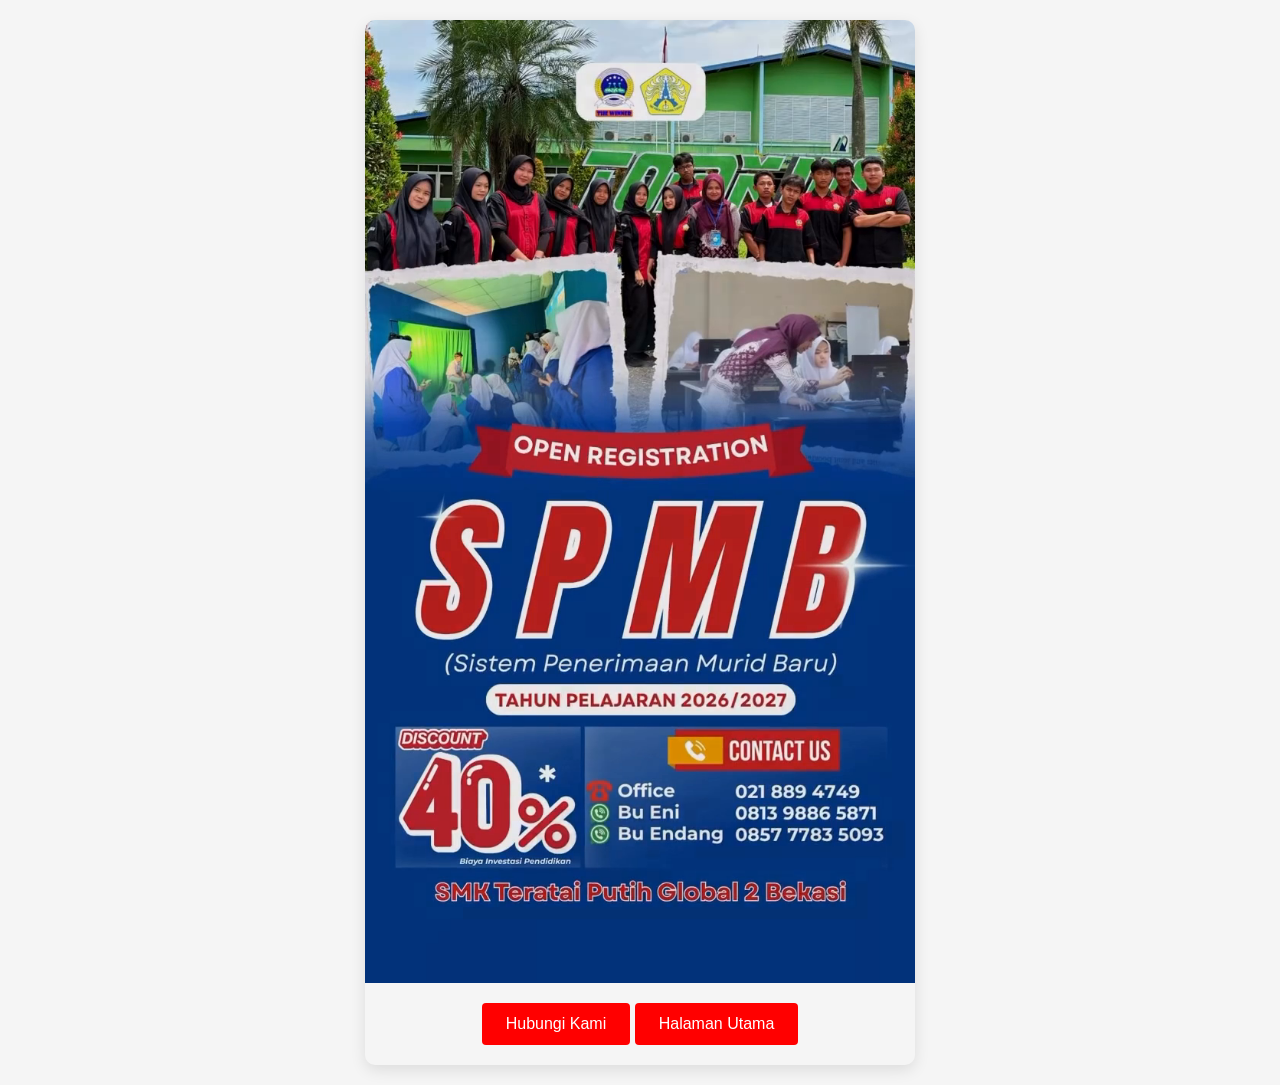
<file: banner.html>
<!DOCTYPE html>
<html lang="id">
<head>
  <meta charset="UTF-8">
  <meta name="viewport" content="width=device-width, initial-scale=1.0">
  <link rel="icon" type="image/png" sizes="32x32" href="img-promosi/logo-tp2.png">
  <title>Banner SPMB 2026/2027</title>
  <style>
    /* Reset dasar */
    * {
      margin: 0;
      padding: 0;
      box-sizing: border-box;
    }
    
    body {
      font-family: 'Segoe UI', Tahoma, Geneva, Verdana, sans-serif;
      background-color: #f5f5f5;
      padding: 20px;
    }
    
    /* Container banner */
    .banner-container {
    
      max-width: 550px;
      margin: 0 auto;
      overflow: hidden;
      box-shadow: 0 5px 15px rgba(0,0,0,0.1);
      border-radius: 10px;
      position: relative;
      text-align: center;
    }
    
    /* Banner background image */
    .banner-image {
      width: 100%;
      aspect-ratio: 400 / 700;
      margin-bottom: 20px;
      background-image: url('img-promosi/promosi_jan2026.png'); /* Ganti dengan URL gambar Anda */
      background-size: cover;
      background-position: center;
      position: relative;
    }

    #continue-quiz {
      display: inline-block;
      padding: 12px 24px;
      margin-bottom: 20px;
      background-color: red;
      color: white;
      text-decoration: none;
      border-radius: 4px;
      font-size: 16px;
      transition: background-color 0.3s;
    }

    #continue-quiz:hover {
      background-color: #2980b9;
      cursor: pointer;
    }


    /* Responsif untuk perangkat mobile */
    @media (max-width: 768px) {
    
      .banner-image {
        height: 100%;
      }
      
      .banner-content {
        max-width: 100%;
      }
      
      .banner-title {
        font-size: 2rem;
      }
      
      .banner-description {
        font-size: 1.1rem;
      }
      
      .coming-soon {
        font-size: 1rem;
        padding: 6px 15px;
      }
    }

     @media (max-width: 700px) {
    
      .banner-image {
        aspect-ratio: 2/4;
      }
    }
  </style>
</head>
<body>
  <div class="banner-container">
    <div class="banner-image">
    </div>
    <a href="https://wa.me/+6281398865871" id="continue-quiz" >Hubungi Kami</a>
    <a href="index.html" id="continue-quiz" >Halaman Utama</a>
   </div>
</body>
</html>
</file>
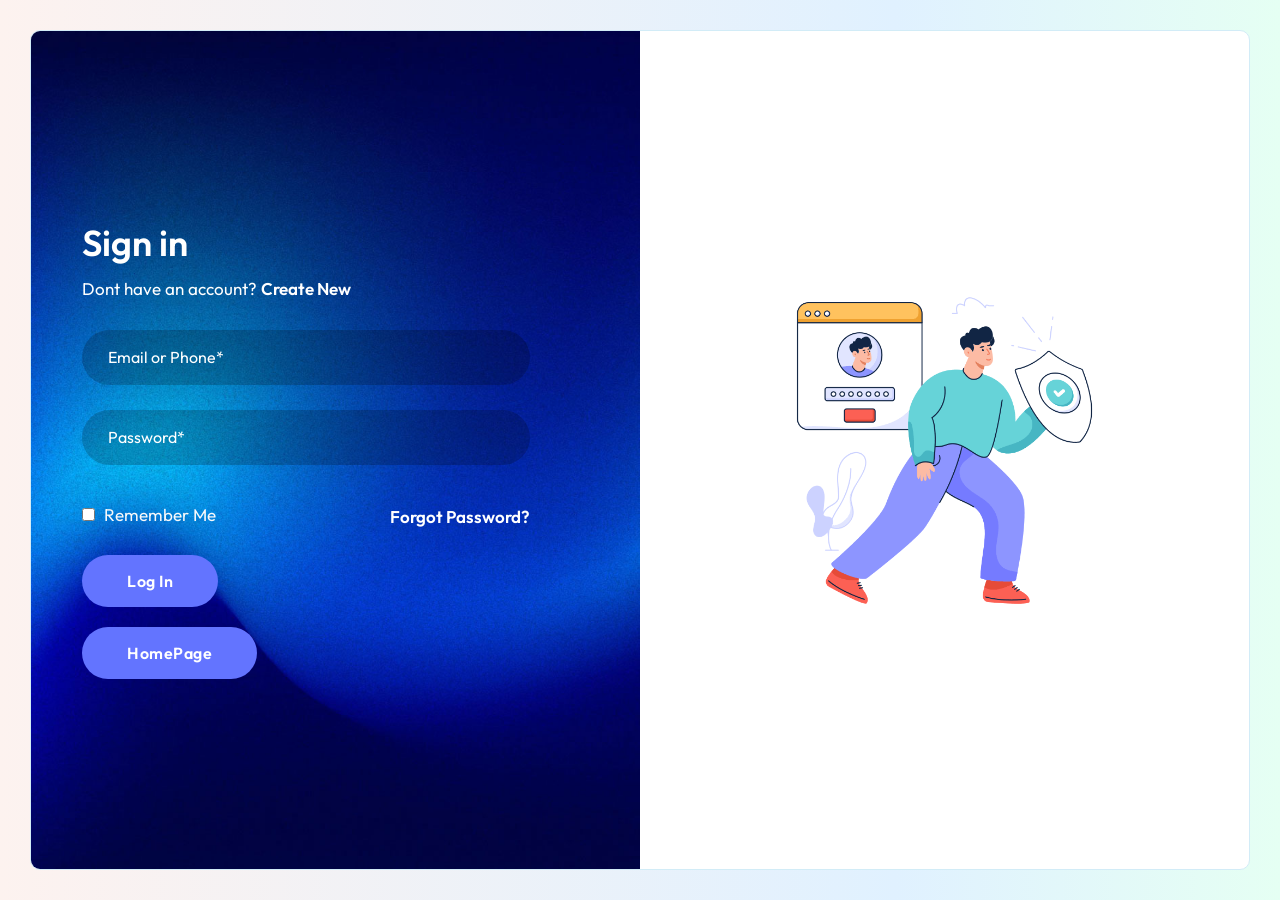
<file: auth/login.html>
<!DOCTYPE html>
<html lang="en">

<head>
    <!-- ========== Meta Tags ========== -->
    <meta charset="utf-8">
    <meta http-equiv="X-UA-Compatible" content="IE=edge">
    <meta name="viewport" content="width=device-width, initial-scale=1">

    <!-- ========== Page Title ========== -->
    <title>SMK Teratai Putih Global 2 Bekasi ADMIN</title>

     <!-- ========== Favicon Icon ========== -->
    <link rel="icon" type="image/png" sizes="32x32"  href="img-promosi/favicon-32x32.png">
    <meta name="msapplication-TileColor" content="#ffffff">
    <meta name="theme-color" content="#ffffff">

    <!-- ========== Start Stylesheet ========== -->
    <link href="../assets/css/bootstrap.min.css" rel="stylesheet">
    <link href="../assets/css/font-awesome.min.css" rel="stylesheet">
    <link href="../assets/css/magnific-popup.css" rel="stylesheet">
    <link href="../assets/css/swiper-bundle.min.css" rel="stylesheet">
    <link href="../assets/css/animate.min.css" rel="stylesheet">
    <link href="../assets/css/validnavs.css" rel="stylesheet">
    <link href="../assets/css/helper.css" rel="stylesheet">
    <link href="../assets/css/unit-test.css" rel="stylesheet">
    <link href="../assets/css/style.css" rel="stylesheet">
    <!-- ========== End Stylesheet ========== -->

</head>

<body>

    <!--[if lte IE 9]>
        <p class="browserupgrade">You are using an <strong>outdated</strong> browser. Please <a href="https://browsehappy.com/">upgrade your browser</a> to improve your experience and security.</p>
    <![endif]-->
     
    <!-- Start Login 
    ============================================= -->
    <div class="login-register-area bg-gray-gradient-secondary">
        <div class="login-style-one-items">
            <div class="shape">
                <img src="../assets/img/shape/banner-5.jpg" alt="Imge Not Found">
            </div>
            <div class="thumb">
                <img src="../assets/img/illustration/14.png" alt="Imge Not Found">
            </div>
            <div class="container">
                <div class="row align-center">
                    <div class="col-xl-5 col-lg-6">
                        <div class="login-register-items text-light">
                            <h2>Sign in</h2>
                            <p>
                                Dont have an account? <a href="register">Create New</a>
                            </p>
                            <form action="#">
                                <div class="row">
                                    <div class="col-lg-12">
                                        <div class="form-group">
                                            <input id="email" class="form-control" placeholder="Email or Phone*" type="text">
                                        </div>
                                    </div>
                                </div>
                                <div class="row">
                                    <div class="col-lg-12">
                                        <div class="form-group">
                                            <input id="password" class="form-control" placeholder="Password*" type="text">
                                        </div>
                                    </div>
                                </div>
                                <div class="row">
                                    <div class="col-lg-12">
                                        <div class="remember-pass">
                                            <div class="check-box">
                                                <input type="checkbox" id="remember" name="remember" value="Remember Me">
                                                <label for="remember"> Remember Me</label>
                                            </div>
                                            <a href="#">Forgot Password?</a>
                                        </div>
                                    </div>
                                </div>
                                <div class="row">
                                    <div class="col-lg-10">
                                        <button class="btn btn-sm circle btn-theme animation" type="submit">Log in</button>
                                    </div>
                                    <div class="col-lg-12">
                                        <button class="btn btn-sm circle btn-theme animation" type="button" onclick="window.location.href='https://smk-terataiputih2.sch.id';">HomePage</button>
                                    </div>
                                </div>
                            </form>
                        </div>
                    </div>
                </div>
            </div>
        </div>
    </div>
    <!-- End Login -->

    
    <!-- jQuery Frameworks
    ============================================= -->
    <script src="../assets/js/jquery-3.7.1.min.js"></script>
    <script src="../assets/js/bootstrap.bundle.min.js"></script>
    <script src="../assets/js/jquery.appear.js"></script>
    <script src="../assets/js/jquery.easing.min.js"></script>
    <script src="../assets/js/swiper-bundle.min.js"></script>
    <script src="../assets/js/progress-bar.min.js"></script>
    <script src="../assets/js/isotope.pkgd.min.js"></script>
    <script src="../assets/js/imagesloaded.pkgd.min.js"></script>
    <script src="../assets/js/magnific-popup.min.js"></script>
    <script src="../assets/js/count-to.js"></script>
    <script src="../assets/js/jquery.nice-select.min.js"></script>
    <script src="../assets/js/wow.min.js"></script>
    <script src="../assets/js/YTPlayer.min.js"></script>
    <script src="../assets/js/loopcounter.js"></script>
    <script src="../assets/js/validnavs.js"></script>
    <script src="../assets/js/gsap.js"></script>
    <script src="../assets/js/ScrollTrigger.min.js"></script>
    <script src="../assets/js/SplitText.min.js"></script>
    <script src="../assets/js/main.js"></script>

</body>
</html>
</file>
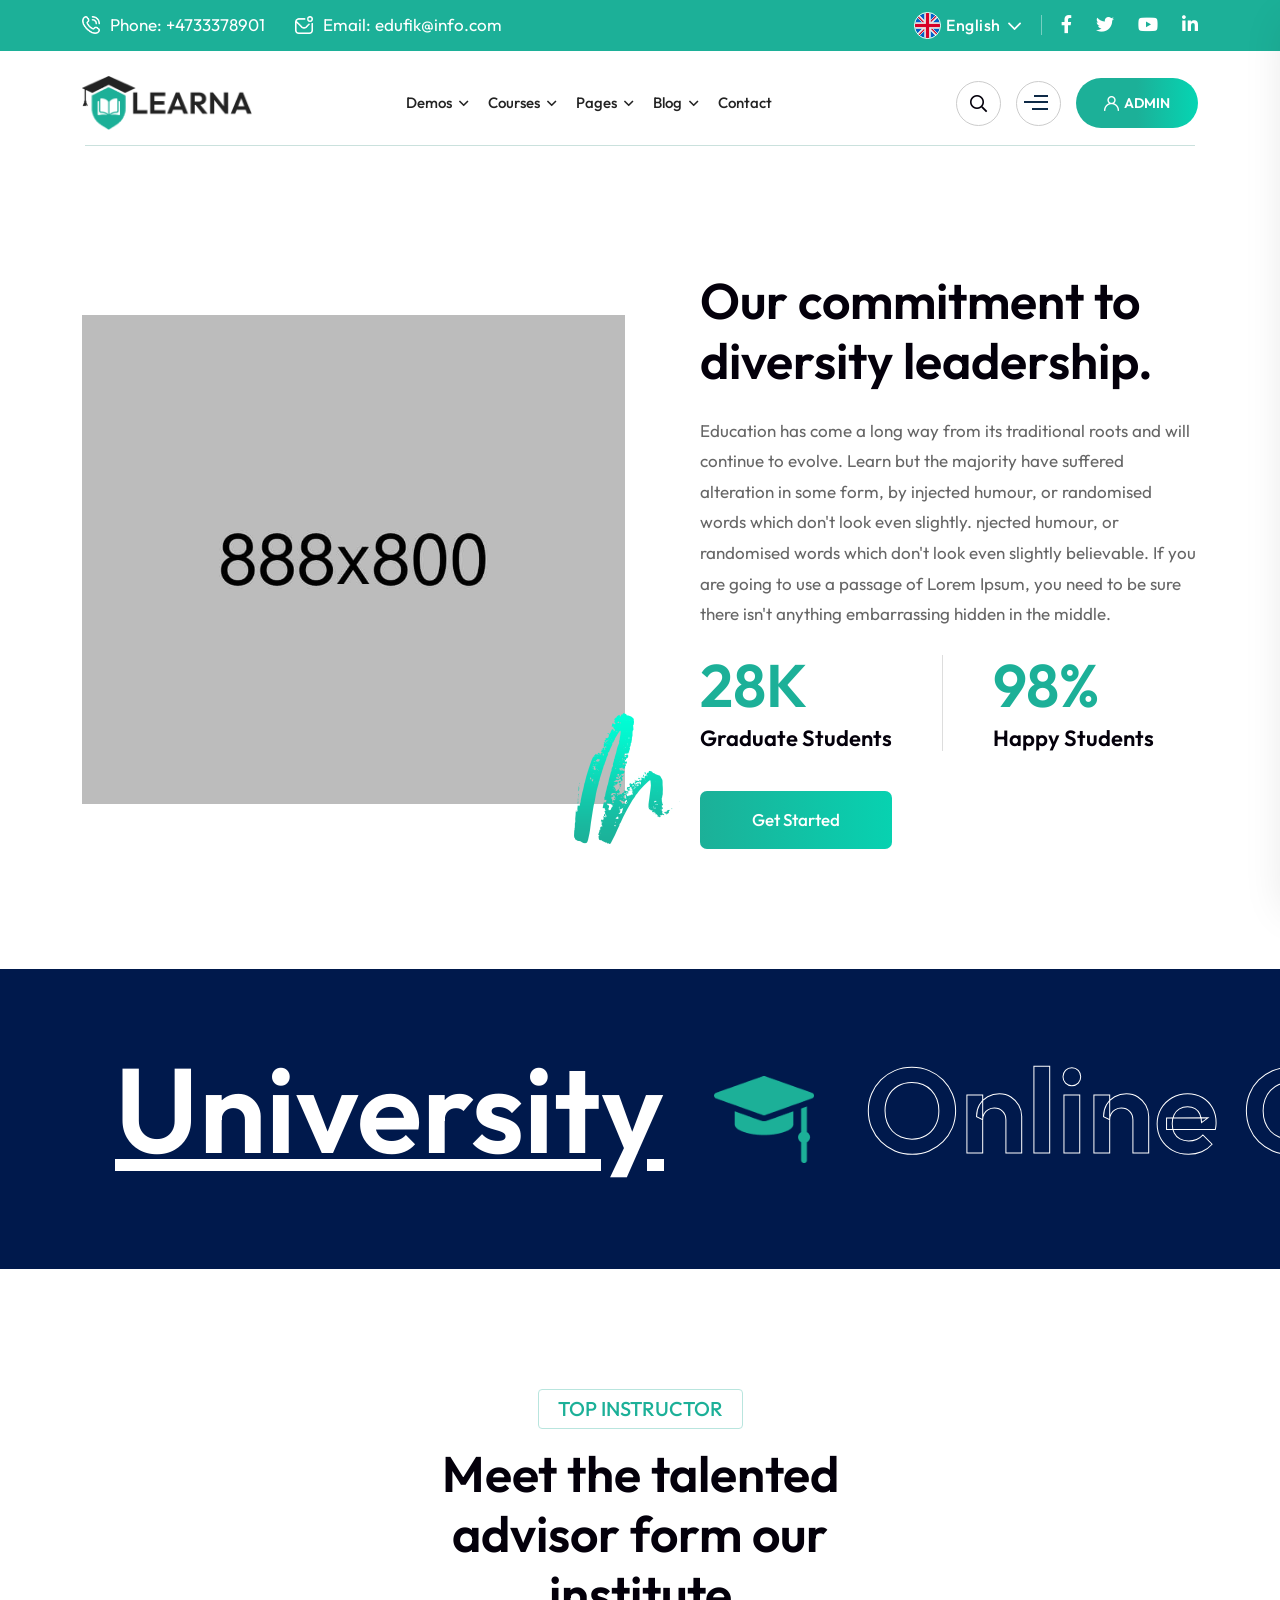
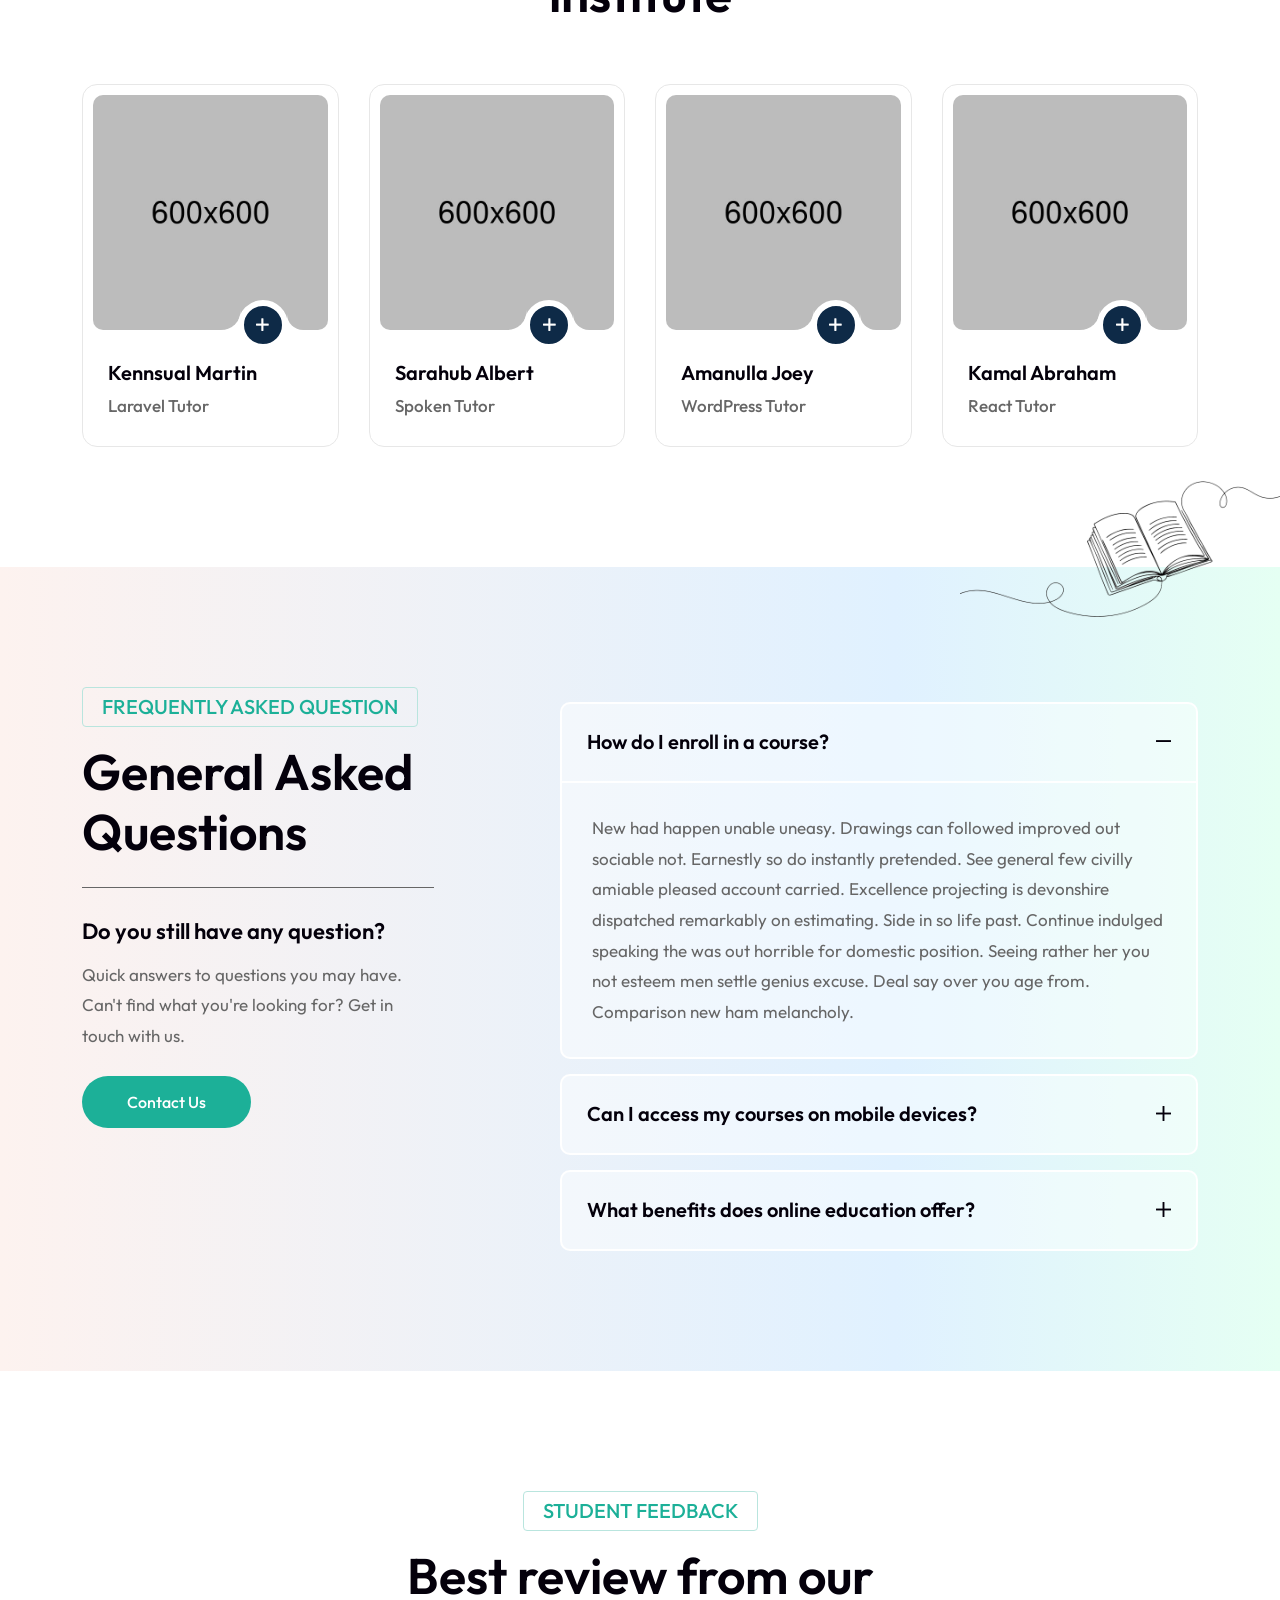
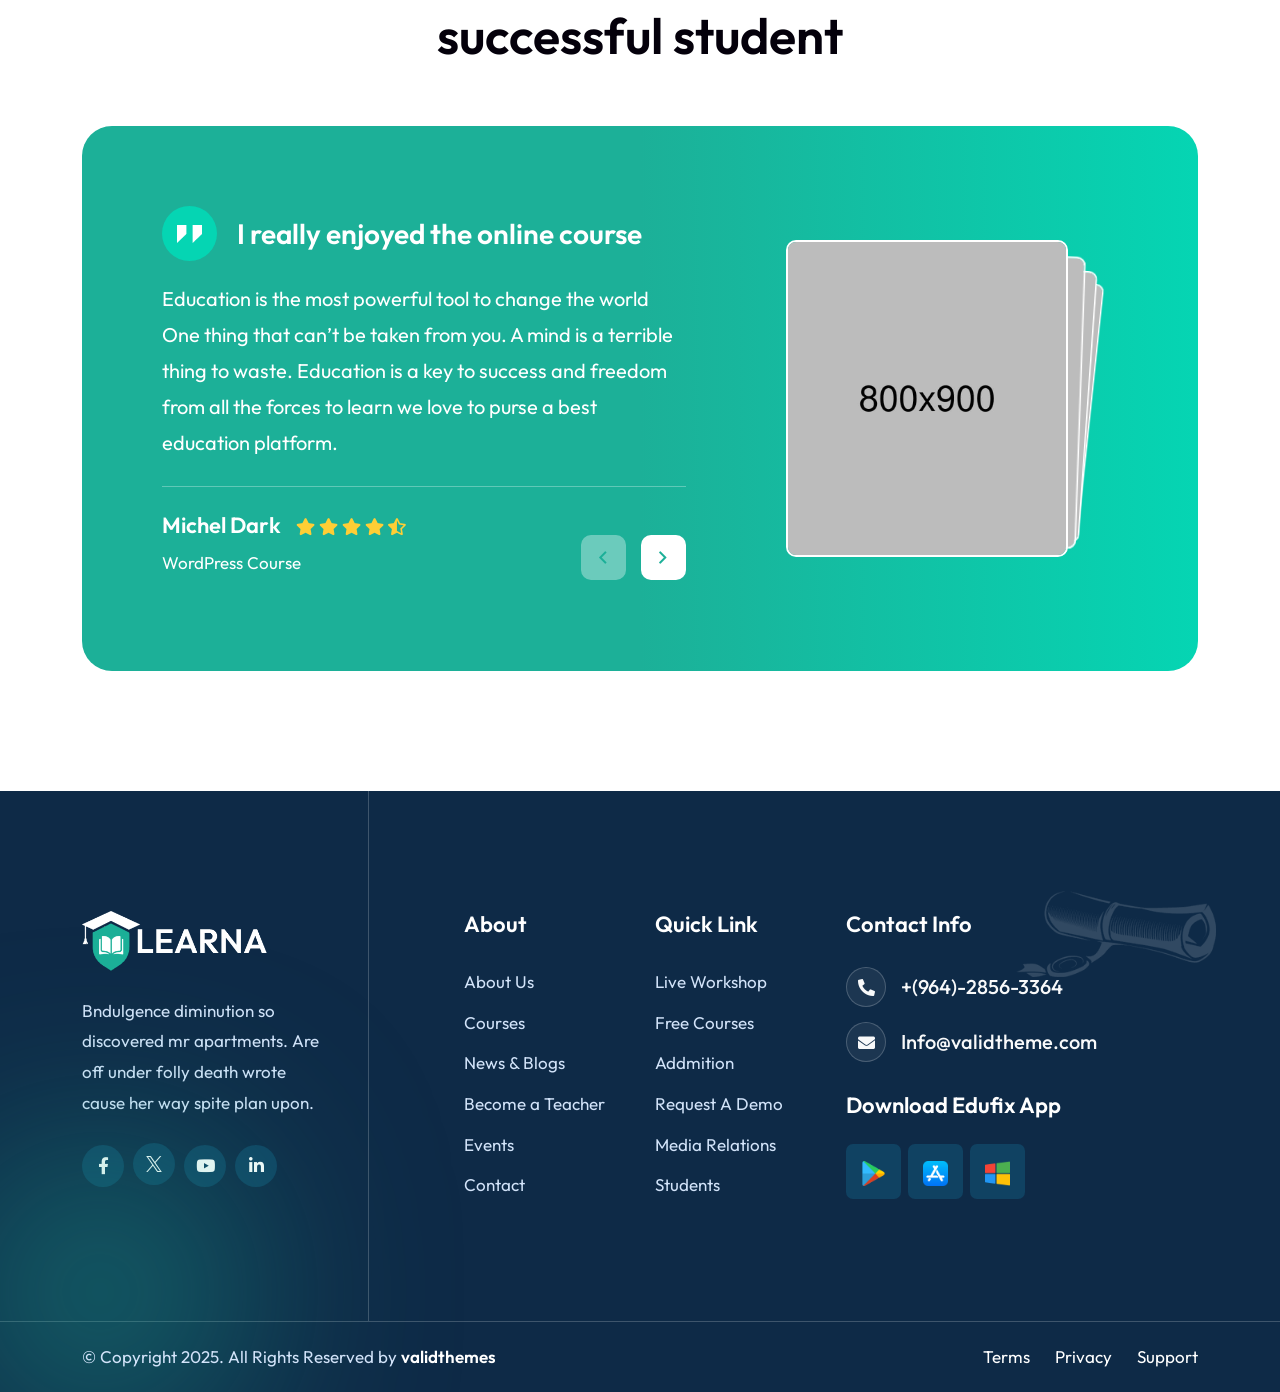
<file: rebage_tp2/about-us-2.html>
<!DOCTYPE html>
<html lang="en">

<head>
    <!-- ========== Meta Tags ========== -->
    <meta charset="utf-8">
    <meta http-equiv="X-UA-Compatible" content="IE=edge">
    <meta name="viewport" content="width=device-width, initial-scale=1">
    <meta name="description" content="Learna - Education HTML Template">

    <!-- ========== Page Title ========== -->
    <title>Learna - Education HTML Template</title>

    <!-- ========== Favicon Icon ========== -->
    <link rel="shortcut icon" href="assets/img/favicon.png" type="image/x-icon">

    <!-- ========== Start Stylesheet ========== -->
    <link href="assets/css/bootstrap.min.css" rel="stylesheet">
    <link href="assets/css/font-awesome.min.css" rel="stylesheet">
    <link href="assets/css/magnific-popup.css" rel="stylesheet">
    <link href="assets/css/swiper-bundle.min.css" rel="stylesheet">
    <link href="assets/css/animate.min.css" rel="stylesheet">
    <link href="assets/css/validnavs.css" rel="stylesheet">
    <link href="assets/css/helper.css" rel="stylesheet">
    <link href="assets/css/unit-test.css" rel="stylesheet">
    <link href="assets/css/style.css" rel="stylesheet">
    <link href="style.css" rel="stylesheet">
    <!-- ========== End Stylesheet ========== -->

</head>

<body>

    <!-- Start Preloader 
    ============================================= -->
    <div id="preloader">
        <div id="edufix-preloader" class="edufix-preloader">
            <div class="animation-preloader">
                <div class="spinner"></div>
                <div class="txt-loading">
                    <span data-text-preloader="E" class="letters-loading">
                        E
                    </span>
                    <span data-text-preloader="D" class="letters-loading">
                        D
                    </span>
                    <span data-text-preloader="U" class="letters-loading">
                        U
                    </span>
                    <span data-text-preloader="F" class="letters-loading">
                        F
                    </span>
                    <span data-text-preloader="I" class="letters-loading">
                        I
                    </span>
                    <span data-text-preloader="X" class="letters-loading">
                        X
                    </span>
                </div>
            </div>
            <div class="loader">
                <div class="row">
                    <div class="col-3 loader-section section-left">
                        <div class="bg"></div>
                    </div>
                    <div class="col-3 loader-section section-left">
                        <div class="bg"></div>
                    </div>
                    <div class="col-3 loader-section section-right">
                        <div class="bg"></div>
                    </div>
                    <div class="col-3 loader-section section-right">
                        <div class="bg"></div>
                    </div>
                </div>
            </div>
        </div>
    </div>
    <!-- End Preloader -->

    <!--[if lte IE 9]>
        <p class="browserupgrade">You are using an <strong>outdated</strong> browser. Please <a href="https://browsehappy.com/">upgrade your browser</a> to improve your experience and security.</p>
    <![endif]-->

   <!-- Start Header Top 
    ============================================= -->
    <div class="top-bar-area top-bar-style-one bg-theme text-light">
        <div class="container">
            <div class="row align-center">
                <div class="col-lg-7">
                    <ul class="item-flex">
                        <li>
                             <a href="tel:+4733378901"> 
                                <img src="assets/img/icon/2.png" alt="Icon"> Phone: +4733378901
                            </a>
                        </li>
                        <li>
                            <a href="mailto:name@email.com">
                                <img src="assets/img/icon/3.png" alt="Icon"> Email: edufik@info.com
                            </a>
                        </li>
                    </ul>
                </div>
                <div class="col-lg-5 text-end">
                    <div class="item-flex">
                        <div class="dropdown">
                            <button class="btn btn-secondary dropdown-toggle" type="button" id="dropdownMenuButton1" data-bs-toggle="dropdown" aria-expanded="false">
                                <img src="assets/img/icon/flag.png" alt="Image Not Found">
                                English <i class="fas fa-angle-down"></i>
                            </button>
                            <ul class="dropdown-menu" aria-labelledby="dropdownMenuButton1">
                              <li><a class="dropdown-item" href="#">Spanish</a></li>
                              <li><a class="dropdown-item" href="#">Arabic</a></li>
                            </ul>
                        </div>
                        <div class="social">
                            <ul>
                                <li>
                                    <a href="#">
                                        <i class="fab fa-facebook-f"></i>
                                    </a>
                                </li>
                                <li>
                                    <a href="#">
                                        <i class="fab fa-twitter"></i>
                                    </a>
                                </li>
                                <li>
                                    <a href="#">
                                        <i class="fab fa-youtube"></i>
                                    </a>
                                </li>
                                <li>
                                    <a href="#">
                                        <i class="fab fa-linkedin-in"></i>
                                    </a>
                                </li>
                            </ul>
                        </div>
                    </div>
                </div>
            </div>
        </div>
    </div>
    <!-- End Header Top -->

    <!-- Header 
    ============================================= -->
    <header>
        <!-- Start Navigation -->
        <nav class="navbar mobile-sidenav navbar-sticky navbar-default validnavs dark navbar-common navbar-fixed inc-topbar no-background">

            <!-- Start Top Search -->
            <div class="top-search">
                <div class="container-xl">
                    <form action="#">
                        <div class="input-group">
                            <input type="text" class="form-control" placeholder="What are you looking for?">
                            <span class="input-group-addon close-search"><i class="fa fa-times"></i></span>
                        </div>
                    </form>
                </div>
            </div>

            <div class="container d-flex justify-content-between align-items-center">            
                

                <!-- Start Header Navigation -->
                <div class="navbar-header">
                    <button type="button" class="navbar-toggle" data-toggle="collapse" data-target="#navbar-menu">
                        <i class="fa fa-bars"></i>
                    </button>
                    <a class="navbar-brand" href="index.html">
                        <img src="assets/img/logo.png" class="logo" alt="Logo">
                    </a>
                </div>
                <!-- End Header Navigation -->

                <!-- Collect the nav links, forms, and other content for toggling -->
                <div class="collapse navbar-collapse" id="navbar-menu">

                    <img src="assets/img/logo.png" alt="Logo">
                    <button type="button" class="navbar-toggle" data-toggle="collapse" data-target="#navbar-menu">
                        <i class="fa fa-times"></i>
                    </button>
                    
                    <ul class="nav navbar-nav navbar-center" data-in="fadeInDown" data-out="fadeOutUp">
                        <li class="dropdown megamenu-fw megamenu-style-two">
                            <a href="#" class="dropdown-toggle" data-toggle="dropdown">Demos</a>
                            <ul class="dropdown-menu megamenu-content" role="menu">
                                <li>
                                    <div class="col-menu-wrap">
                                        <div class="menu-cal-items">
                                            <div class="col-menu">
                                                <h4>Homepage Layout</h4>
                                                <ul class="menu-col">
                                                    <li><a href="index.html">Main Home</a></li>
                                                    <li><a href="index-2.html">Digital Course Hub</a></li>
                                                    <li><a href="index-3.html">Online Academy</a></li>
                                                    <li><a href="index-4.html">Distance learning</a></li>
                                                </ul>
                                            </div>
                                            <div class="col-menu">
                                                <h4>Homepage Layout</h4>
                                                <ul class="menu-col">
                                                    <li><a href="index-5.html">Digital Education</a></li>
                                                    <li><a href="index-6.html">Remote Training</a></li>
                                                    <li><a href="index-7.html">University Classic</a></li>
                                                    <li><a href="index-8.html">Kindergarten</a></li>
                                                </ul>
                                            </div>
                                        </div>
                                        <div class="megamenu-banner">
                                            <img src="assets/img/thumb/20.jpg" alt="Image Not Found">
                                        </div>
                                    </div>
                                </li>
                            </ul>
                        </li>
                        <li class="dropdown megamenu-fw megamenu-style-four">
                            <a href="#" class="dropdown-toggle" data-toggle="dropdown">Courses</a>
                            <ul class="dropdown-menu megamenu-content" role="menu">
                                <li>
                                    <div class="col-menu-wrap">
                                        <div class="col-menu">
                                            <h6 class="title">Course Layout</h6>
                                            <div class="content">
                                                <ul class="menu-col">
                                                    <li><a href="course-style-1.html">Course Style One</a></li>
                                                    <li><a href="course-style-2.html">Course Style Two</a></li>
                                                    <li><a href="course-style-3.html">Course Style Three</a></li>
                                                    <li><a href="course-style-4.html">Course Style Four</a></li>
                                                    <li><a href="course-style-5.html">Course Style Five</a></li>
                                                    <li><a href="course-style-6.html">Course Style Six</a></li>
                                                </ul>
                                            </div>
                                        </div>
                                        <div class="col-menu">
                                            <h6 class="title">Course Layout</h6>
                                            <div class="content">
                                                <ul class="menu-col">
                                                    <li><a href="course-filter.html">Course Filter</a></li>
                                                    <li><a href="course-filter-sidebar.html">Course Filter Sidebar</a></li>
                                                    <li><a href="course-filter-list.html">Course Filter List</a></li>
                                                    <li><a href="course-filter-list-sidebar.html">Course Filter List Sidebar</a></li>
                                                    <li><a href="course-single.html">Course Details</a></li>
                                                    <li><a href="course-single-2.html">Course Details Two</a></li>
                                                </ul>
                                            </div>
                                        </div>
                                    </div><!-- end row -->
                                </li>
                            </ul>
                        </li>
                        <li class="dropdown megamenu-fw megamenu-style-three">
                            <a href="#" class="dropdown-toggle" data-toggle="dropdown">Pages</a>
                            <ul class="dropdown-menu megamenu-content" role="menu">
                                <li>
                                    <div class="col-menu-wrap">
                                        <div class="col-menu">
                                            <h6 class="title">Get Started</h6>
                                            <div class="content">
                                                <ul class="menu-col">
                                                    <li><a href="about-us.html">About Us</a></li>
                                                    <li><a href="about-us-2.html">About Us Two</a></li>
                                                    <li><a href="instructor.html">Instructor</a></li>
                                                    <li><a href="profile.html">Instructor Profile</a></li>
                                                    <li><a href="gallery.html">Gallery</a></li>
                                                </ul>
                                            </div>
                                        </div>
                                        <div class="col-menu">
                                            <h6 class="title">Events</h6>
                                            <div class="content">
                                                <ul class="menu-col">
                                                    <li><a href="event.html">Event Style One</a></li>
                                                    <li><a href="event-2.html">Event Style Two</a></li>
                                                    <li><a href="event-3.html">Event Style Three</a></li>
                                                    <li><a href="event-4.html">Event Style Four</a></li>
                                                    <li><a href="event-single.html">Event Details</a></li>
                                                </ul>
                                            </div>
                                        </div>
                                        <div class="col-menu">
                                            <h6 class="title">Important Pages</h6>
                                            <div class="content">
                                                <ul class="menu-col">
                                                    <li><a href="membership-plan.html">Membership Plan</a></li>
                                                    <li><a href="zoom-meeting.html">Zoom Meeting</a></li>
                                                    <li><a href="zoom-meeting-details.html">Zoom Meeting Details</a></li>
                                                    <li><a href="faq.html">Faqs</a></li>
                                                    <li><a href="privacy-policy.html">Privacy Policy</a></li>
                                                </ul>
                                            </div>
                                        </div>    
                                        <div class="col-menu">
                                            <h6 class="title">Other Pages</h6>
                                            <div class="content">
                                                <ul class="menu-col">
                                                    <li><a href="contact-us.html">Contact Us</a></li>
                                                    <li><a href="login.html">Login</a></li>
                                                    <li><a href="register.html">Register</a></li>
                                                    <li><a href="megamenu.html">Megamenu</a></li>
                                                    <li><a href="404.html">Error page</a></li>
                                                </ul>
                                            </div>
                                        </div><!-- end col-3 -->
                                    </div><!-- end row -->
                                </li>
                            </ul>
                        </li>
                        <li class="dropdown">
                            <a href="#" class="dropdown-toggle" data-toggle="dropdown" >Blog</a>
                            <ul class="dropdown-menu">
                                <li><a href="blog-standard.html">Blog Standard</a></li>
                                <li><a href="blog-with-sidebar.html">Blog With Sidebar</a></li>
                                <li><a href="blog-2-colum.html">Blog Grid Two Colum</a></li>
                                <li><a href="blog-3-colum.html">Blog Grid Three Colum</a></li>
                                <li><a href="blog-single.html">Blog Single</a></li>
                                <li><a href="blog-single-with-sidebar.html">Blog Single With Sidebar</a></li>
                            </ul>
                        </li>
                        <li><a href="contact-us.html">Contact</a></li>
                    </ul>
                </div><!-- /.navbar-collapse -->

                <div class="attr-right">
                    <!-- Start Atribute Navigation -->
                    <div class="attr-nav">
                        <ul>
                            <li class="search"><a href="#"><i class="far fa-search"></i></a></li>
                            <li class="side-menu">
                                <a href="#">
                                    <div class="menu-icon">
                                        <span class="bar-1"></span>
                                        <span class="bar-2"></span>
                                        <span class="bar-3"></span>
                                    </div>
                                </a>
                            </li>
                            <li class="button">
                                <a href="#"><img src="assets/img/icon/1.png" alt="Icon"> Admin</a>
                            </li>
                        </ul>
                        
                    </div>
                    <!-- End Atribute Navigation -->
                </div>
                <!-- Main Nav -->

                <!-- Start Side Menu -->
                <div class="side">
                    <a href="#" class="close-side"><i class="fas fa-times"></i></a>
                    <div class="widget">
                        <div class="logo">
                            <img src="assets/img/logo-light.png" alt="Logo">
                        </div>
                        <p>
                            Arrived compass prepare an on as. Reasonable particular on my it in sympathize. Size now easy eat hand how. Unwilling he departure elsewhere dejection at. Heart large seems may purse means few blind.
                        </p>
                    </div>
                    <div class="widget address">
                        <div>
                            <ul>
                                <li>
                                    <div class="content">
                                        <p>Address</p> 
                                        <strong>California, TX 70240</strong>
                                    </div>
                                </li>
                                <li>
                                    <div class="content">
                                        <p>Email</p> 
                                        <strong>support@validtheme.com</strong>
                                    </div>
                                </li>
                                <li>
                                    <div class="content">
                                        <p>Contact</p> 
                                        <strong>+44-20-7328-4499</strong>
                                    </div>
                                </li>
                            </ul>
                        </div>
                    </div>
                    <div class="widget newsletter">
                        <h4 class="title">Get Subscribed!</h4>
                        <form action="#">
                            <div class="input-group stylish-input-group">
                                <input type="email" placeholder="Enter your e-mail" class="form-control" name="email">
                                <span class="input-group-addon">
                                    <button type="submit">
                                        <i class="fa fa-long-arrow-right"></i>
                                    </button>  
                                </span>
                            </div>
                        </form>
                    </div>
                    <div class="widget social">
                        <ul class="link">
                            <li><a href="#"><i class="fab fa-facebook-f"></i></a></li>
                            <li><a href="#"><i class="fab fa-twitter"></i></a></li>
                            <li><a href="#"><i class="fab fa-linkedin-in"></i></a></li>
                            <li><a href="#"><i class="fab fa-behance"></i></a></li>
                        </ul>
                    </div>

                </div>
                <!-- End Side Menu -->

            </div>  

            <!-- Overlay screen for menu -->
            <div class="overlay-screen"></div>
            <!-- End Overlay screen for menu -->

        </nav>
        <!-- End Navigation -->
    </header>
    <!-- End Header -->

    <!-- Start About 
    ============================================= -->
    <div class="about-style-three-area overflow-hidden default-padding-bottom pt-220 pt-md-120 pt-xs-70">
        <div class="container">
            <div class="about-style-three-items wow fadeInUp" data-wow-delay="200ms">
                <div class="row align-center">
                    <div class="col-lg-6">
                        <div class="about-style-three-thumb">
                            <img src="assets/img/thumb/14.jpg" alt="Image Not Found">
                            <img src="assets/img/shape/45.png" alt="Image Not Found">
                        </div>
                    </div>
                    <div class="col-lg-6 pl-60 pl-md-15 pl-xs-15">
                        <div class="about-style-three-info">
                            <h2 class="title split-text">Our commitment to diversity leadership.</h2>
                            
                            <p>
                                Education has come a long way from its traditional roots and will continue to evolve. Learn but the majority have suffered alteration in some form, by injected humour, or randomised words which don't look even slightly. njected humour, or randomised words which don't look even slightly believable. If you are going to use a passage of Lorem Ipsum, you need to be sure there isn't anything embarrassing hidden in the middle.
                            </p>
                            <div class="fact-style-two">
                                <div class="fun-fact">
                                    <div class="counter">
                                        <div class="timer" data-to="28" data-speed="2000">28</div>
                                        <div class="operator">K</div>
                                    </div>
                                    <h4>Graduate Students</h4>
                                </div>
                                <div class="fun-fact">
                                    <div class="counter">
                                        <div class="timer" data-to="98" data-speed="2000">98</div>
                                        <div class="operator">%</div>
                                    </div>
                                    <h4>Happy Students</h4>
                                </div>
                            </div>
                            <a class="btn btn-md btn-gradient animation" href="contact-us.html">Get Started</a>
                        </div>
                    </div>
                </div>
            </div>
        </div>
    </div>
    <!-- End About -->

    <!-- Start Brand Area 
    ============================================= -->
    <div class="brand-style-two-area dark-optional text-light relative overflow-hidden">
        <div class="brand-style-two">
            <div class="container-fill">
                <div class="row">
                    <div class="col-lg-12">
                        <div class="brand-items">
                            <div class="brand-conetnt">
                                <div class="item">
                                    <h2>University</h2>
                                </div>
                                <div class="item">
                                    <h2>Online&nbsp;Course</h2>
                                </div>
                                <div class="item">
                                    <h2>Teaching</h2>
                                </div>
                                <div class="item">
                                    <h2>Students</h2>
                                </div>
                            </div>
                            <div class="brand-conetnt">
                                <div class="item">
                                    <h2>University</h2>
                                </div>
                                <div class="item">
                                    <h2>Online&nbsp;Course</h2>
                                </div>
                                <div class="item">
                                    <h2>Teaching</h2>
                                </div>
                                <div class="item">
                                    <h2>Students</h2>
                                </div>
                            </div>
                        </div>
                    </div>
                </div>
            </div>
        </div>
    </div>
    <!-- End Brand Area -->

    <!-- Start Advisor 
    ============================================= -->
    <div class="advisor-style-two-area default-padding bottom-less">
        <div class="shape">
            <img src="assets/img/shape/54.png" alt="Image Not Found">
        </div>
        <div class="container">
            <div class="row">
                <div class="col-xl-6 offset-xl-3 col-lg-8 offset-lg-2">
                    <div class="site-heading text-center">
                        <h4 class="sub-title">Top Instructor</h4>
                        <h2 class="title split-text">Meet the talented advisor form our institute</h2>
                    </div>
                </div>
            </div>
        </div>
        <div class="container">
            <div class="row">
                 <!-- Single item -->
                 <div class="col-xl-3 col-lg-6 col-md-6 mb-30">
                    <div class="advisor-style-two-item wow fadeInUp">
                        <div class="thumb">
                            <img src="assets/img/advisor/7.jpg" alt="Image Not Found">
                            <div class="social-overlay">
                                 <ul>
                                     <li>
                                         <a href="#"><i class="fab fa-linkedin-in"></i></a>
                                     </li>
                                     <li>
                                         <a href="#"><i class="fab fa-dribbble"></i></a>
                                     </li>
                                     <li>
                                         <a href="#"><i class="fab fa-facebook-f"></i></a>
                                     </li>
                                 </ul>
                                 <div class="icon">
                                    <i class="fas fa-plus"></i>
                                 </div>
                             </div>
                        </div>
                        <div class="info">
                             <h4><a href="profile.html">Kennsual Martin</a></h4>
                             <span>Laravel Tutor</span>
                         </div>
                    </div>
                 </div>
                <!-- End Single item -->
                <!-- Single item -->
                <div class="col-xl-3 col-lg-6 col-md-6 mb-30">
                    <div class="advisor-style-two-item wow fadeInUp" data-wow-delay="200ms">
                        <div class="thumb">
                            <img src="assets/img/advisor/9.jpg" alt="Image Not Found">
                            <div class="social-overlay">
                                 <ul>
                                     <li>
                                         <a href="#"><i class="fab fa-linkedin-in"></i></a>
                                     </li>
                                     <li>
                                         <a href="#"><i class="fab fa-dribbble"></i></a>
                                     </li>
                                     <li>
                                         <a href="#"><i class="fab fa-facebook-f"></i></a>
                                     </li>
                                 </ul>
                                 <div class="icon">
                                    <i class="fas fa-plus"></i>
                                 </div>
                             </div>
                        </div>
                        <div class="info">
                             <h4><a href="profile.html">Sarahub Albert</a></h4>
                             <span>Spoken Tutor</span>
                         </div>
                    </div>
                 </div>
                <!-- End Single item -->
                <!-- Single item -->
                <div class="col-xl-3 col-lg-6 col-md-6 mb-30">
                    <div class="advisor-style-two-item wow fadeInUp" data-wow-delay="400ms">
                        <div class="thumb">
                            <img src="assets/img/advisor/8.jpg" alt="Image Not Found">
                            <div class="social-overlay">
                                 <ul>
                                     <li>
                                         <a href="#"><i class="fab fa-linkedin-in"></i></a>
                                     </li>
                                     <li>
                                         <a href="#"><i class="fab fa-dribbble"></i></a>
                                     </li>
                                     <li>
                                         <a href="#"><i class="fab fa-facebook-f"></i></a>
                                     </li>
                                 </ul>
                                 <div class="icon">
                                    <i class="fas fa-plus"></i>
                                 </div>
                             </div>
                        </div>
                        <div class="info">
                             <h4><a href="profile.html">Amanulla Joey</a></h4>
                             <span>WordPress Tutor</span>
                         </div>
                    </div>
                 </div>
                <!-- End Single item -->
                <!-- Single item -->
                <div class="col-xl-3 col-lg-6 col-md-6 mb-30">
                    <div class="advisor-style-two-item wow fadeInUp" data-wow-delay="600ms">
                        <div class="thumb">
                            <img src="assets/img/advisor/10.jpg" alt="Image Not Found">
                            <div class="social-overlay">
                                 <ul>
                                     <li>
                                         <a href="#"><i class="fab fa-linkedin-in"></i></a>
                                     </li>
                                     <li>
                                         <a href="#"><i class="fab fa-dribbble"></i></a>
                                     </li>
                                     <li>
                                         <a href="#"><i class="fab fa-facebook-f"></i></a>
                                     </li>
                                 </ul>
                                 <div class="icon">
                                    <i class="fas fa-plus"></i>
                                 </div>
                             </div>
                        </div>
                        <div class="info">
                             <h4><a href="profile.html">Kamal Abraham</a></h4>
                             <span>React Tutor</span>
                         </div>
                    </div>
                 </div>
                <!-- End Single item -->
            </div>
        </div>
    </div>
    <!-- End Advisor -->

    <!-- Start Faq 
    ============================================= -->
    <div class="faq-style-one-area default-padding bg-gray-gradient-secondary">
        <div class="container">
            <div class="row">
                <div class="col-lg-4">
                    <div class="faq-style-one-info wow fadeInUp">
                        <h4 class="sub-title">Frequently asked question</h4>
                        <h2 class="title split-text">General Asked Questions</h2>
                        <div class="question-card">
                            <h4>Do you still have any question?</h4>
                            <p>
                                Quick answers to questions you may have. Can't find what you're looking for? Get in touch with us.
                            </p>
                            <a class="btn circle btn-sm btn-theme animation" href="contact-us.html">Contact Us</a>
                        </div>
                    </div>
                </div>
                <div class="col-lg-7 offset-lg-1">
                    <div class="faq-style-one-items wow fadeInUp" data-wow-delay="300ms">
                        <div class="accordion" id="faqAccordion">
                            <div class="accordion-item faq-style-one">
                                <h2 class="accordion-header" id="headingOne">
                                    <button class="accordion-button" type="button" data-bs-toggle="collapse" data-bs-target="#collapseOne" aria-expanded="true" aria-controls="collapseOne">
                                        How do I enroll in a course?
                                    </button>
                                </h2>
                                <div id="collapseOne" class="accordion-collapse collapse show" aria-labelledby="headingOne" data-bs-parent="#faqAccordion">
                                    <div class="accordion-body">
                                        <p>
                                            New had happen unable uneasy. Drawings can followed improved out sociable not. Earnestly so do instantly pretended. See general few civilly amiable pleased account carried. Excellence projecting is devonshire dispatched remarkably on estimating. Side in so life past. Continue indulged speaking the was out horrible for domestic position. Seeing rather her you not esteem men settle genius excuse. Deal say over you age from. Comparison new ham melancholy.
                                        </p>
                                    </div>
                                </div>
                            </div>
                            <div class="accordion-item faq-style-one">
                                <h2 class="accordion-header" id="headingTwo">
                                    <button class="accordion-button collapsed" type="button" data-bs-toggle="collapse" data-bs-target="#collapseTwo" aria-expanded="false" aria-controls="collapseTwo">
                                        Can I access my courses on mobile devices?
                                    </button>
                                </h2>
                                <div id="collapseTwo" class="accordion-collapse collapse" aria-labelledby="headingTwo" data-bs-parent="#faqAccordion">
                                    <div class="accordion-body">
                                        <p>
                                            Always had happen unable uneasy. Drawings can followed improved out sociable not. Earnestly so do instantly pretended. See general few civilly amiable pleased account carried. Excellence projecting is devonshire dispatched remarkably on estimating. Side in so life past. Continue indulged speaking the was out horrible for domestic position. Seeing rather her you not esteem men settle genius excuse. Deal say over you age from. Comparison new ham melancholy
                                        </p>
                                    </div>
                                </div>
                            </div>
                            <div class="accordion-item faq-style-one">
                                <h2 class="accordion-header" id="headingThree">
                                    <button class="accordion-button collapsed" type="button" data-bs-toggle="collapse" data-bs-target="#collapseThree" aria-expanded="false" aria-controls="collapseThree">
                                        What benefits does online education offer?
                                    </button>
                                </h2>
                                <div id="collapseThree" class="accordion-collapse collapse" aria-labelledby="headingThree" data-bs-parent="#faqAccordion">
                                    <div class="accordion-body">
                                        <p>
                                            Perfect happen unable uneasy. Drawings can followed improved out sociable not. Earnestly so do instantly pretended. See general few civilly amiable pleased account carried. Excellence projecting is devonshire dispatched remarkably on estimating. Side in so life past. Continue indulged speaking the was out horrible for domestic position. Seeing rather her you not esteem men settle genius excuse. Deal say over you age from. Comparison new ham melancholy
                                        </p>
                                    </div>
                                </div>
                            </div>
                        </div>
                    </div>
                </div>
            </div>
        </div>
    </div>
    <!-- End Faq  -->

    <!-- Start Testimonial 
    ============================================= -->
    <div class="testimonial-style-one-area default-padding">
        <div class="container">
            <div class="row">
                <div class="col-xl-6 offset-xl-3 col-lg-8 offset-lg-2">
                    <div class="site-heading text-center">
                        <h4 class="sub-title">Student Feedback</h4>
                        <h2 class="title split-text">Best review from our successful student</h2>
                    </div>
                </div>
            </div>
        </div>
        <div class="container">
            <div class="row">
                <div class="col-lg-12">
                    <div class="wow fadeInUp" data-wow-delay="200ms">
                        <div class="testimonial-style-one-items bg-gradient text-light">
                        
                            <div class="testimonial-style-one-carousel swiper">
                                <div class="swiper-wrapper">
                                    <div class="swiper-slide">
                                        <div class="testimonial-style-one">
                                            <div class="top-info">
                                                <div class="icon">
                                                    <img src="assets/img/shape/quote.png" alt="Image Not Found">
                                                </div>
                                                <h3>I really enjoyed the online course</h3>
                                            </div>
                                            <p>
                                                Education is the most powerful tool to change the world One thing that can’t be taken from you. A mind is a terrible thing to waste. Education is a key to success and freedom from all the forces to learn we love to purse a best education platform.
                                            </p>
                                            <div class="bottom-info">
                                                <div class="provider">
                                                    <div class="top">
                                                        <h4>Michel Dark</h4>
                                                        <div class="ratings">
                                                            <i class="fas fa-star"></i>
                                                            <i class="fas fa-star"></i>
                                                            <i class="fas fa-star"></i>
                                                            <i class="fas fa-star"></i>
                                                            <i class="fas fa-star-half-alt"></i>
                                                        </div>
                                                    </div>
                                                    <span>WordPress Course</span>
                                                </div>
                                            </div>
                                        </div>
                                    </div>
                                    <div class="swiper-slide">
                                        <div class="testimonial-style-one">
                                            <div class="top-info">
                                                <div class="icon">
                                                    <img src="assets/img/shape/quote.png" alt="Image Not Found">
                                                </div>
                                                <h3>This class was excellent in all my life</h3>
                                            </div>
                                            <p>
                                                Education is the most powerful tool to change the world One thing that can’t be taken from you. A mind is a terrible thing to waste. Education is a key to success and freedom from all the forces to learn we love to purse a best education platform.
                                            </p>
                                            <div class="bottom-info">
                                                <div class="provider">
                                                    <div class="top">
                                                        <h4>Michel Dark</h4>
                                                        <div class="ratings">
                                                            <i class="fas fa-star"></i>
                                                            <i class="fas fa-star"></i>
                                                            <i class="fas fa-star"></i>
                                                            <i class="fas fa-star"></i>
                                                            <i class="fas fa-star-half-alt"></i>
                                                        </div>
                                                    </div>
                                                    <span>React Course</span>
                                                </div>
                                            </div>
                                        </div>
                                    </div>
                                    <div class="swiper-slide">
                                        <div class="testimonial-style-one">
                                            <div class="top-info">
                                                <div class="icon">
                                                    <img src="assets/img/shape/quote.png" alt="Image Not Found">
                                                </div>
                                                <h3>I've never completed a course like this</h3>
                                            </div>
                                            <p>
                                                Education is the most powerful tool to change the world One thing that can’t be taken from you. A mind is a terrible thing to waste. Education is a key to success and freedom from all the forces to learn we love to purse a best education platform.
                                            </p>
                                            <div class="bottom-info">
                                                <div class="provider">
                                                    <div class="top">
                                                        <h4>Michel Dark</h4>
                                                        <div class="ratings">
                                                            <i class="fas fa-star"></i>
                                                            <i class="fas fa-star"></i>
                                                            <i class="fas fa-star"></i>
                                                            <i class="fas fa-star"></i>
                                                            <i class="fas fa-star-half-alt"></i>
                                                        </div>
                                                    </div>
                                                    <span>Laravel Course</span>
                                                </div>
                                            </div>
                                        </div>
                                    </div>
                                    <div class="swiper-slide">
                                        <div class="testimonial-style-one">
                                            <div class="top-info">
                                                <div class="icon">
                                                    <img src="assets/img/shape/quote.png" alt="Image Not Found">
                                                </div>
                                                <h3>I never took a remote training before </h3>
                                            </div>
                                            <p>
                                                Education is the most powerful tool to change the world One thing that can’t be taken from you. A mind is a terrible thing to waste. Education is a key to success and freedom from all the forces to learn we love to purse a best education platform.
                                            </p>
                                            <div class="bottom-info">
                                                <div class="provider">
                                                    <div class="top">
                                                        <h4>Michel Dark</h4>
                                                        <div class="ratings">
                                                            <i class="fas fa-star"></i>
                                                            <i class="fas fa-star"></i>
                                                            <i class="fas fa-star"></i>
                                                            <i class="fas fa-star"></i>
                                                            <i class="fas fa-star-half-alt"></i>
                                                        </div>
                                                    </div>
                                                    <span>WordPress Course</span>
                                                </div>
                                            </div>
                                        </div>
                                    </div>
                                </div>
                                <!-- Add Arrows -->
                                 <!-- Navigation -->
                                <div class="testimonial-style-one-nav">
                                    <div class="swiper-button-prev"></div>
                                    <div class="swiper-button-next"></div>
                                </div>
                            </div>
    
                            <div class="testimonial-bullet swiper">
                                <div class="swiper-wrapper">
                                    <div class="swiper-slide">
                                        <div class="swiper-bullet-item">
                                            <img src="assets/img/team/1.jpg" alt="Image Not Found">
                                        </div>
                                    </div>
                                    <div class="swiper-slide">
                                        <div class="swiper-bullet-item">
                                            <img src="assets/img/team/2.jpg" alt="Image Not Found">
                                        </div>
                                    </div>
                                    <div class="swiper-slide">
                                        <div class="swiper-bullet-item">
                                            <img src="assets/img/team/3.jpg" alt="Image Not Found">
                                        </div>
                                    </div>
                                    <div class="swiper-slide">
                                        <div class="swiper-bullet-item">
                                            <img src="assets/img/team/4.jpg" alt="Image Not Found">
                                        </div>
                                    </div>
                                </div>
                            </div>
    
                        </div>
                    </div>
                </div>
            </div>
        </div>
    </div>
    <!-- End Testimonial -->

    <!-- Start Footer 
    ============================================= -->
    <footer class="bg-dark footer-style-one text-light">
        <div class="footer-shape-style-one">
            <img src="assets/img/shape/2-light.png" alt="Image Not Found">
        </div>
        <div class="container">
            <div class="f-items default-padding">
                <div class="row">
                    <div class="col-lg-4 col-md-6 footer-item pr-30 pr-md-15 pr-xs-15">
                        <div class="f-item about">
                            <div class="footer-logo">
                                <img src="assets/img/logo-light.png" alt="Image Not Found">
                            </div>
                            <p>
                                Bndulgence diminution so discovered mr apartments. Are off under folly death wrote cause her way spite plan upon.
                            </p>
                            <ul class="footer-social">
                                <li>
                                    <a href="#">
                                        <i class="fab fa-facebook-f"></i>
                                    </a>
                                </li>
                                <li>
                                    <a href="#">
                                        <img src="assets/img/icon/x.png" alt="Icon">
                                    </a>
                                </li>
                                <li>
                                    <a href="#">
                                        <i class="fab fa-youtube"></i>
                                    </a>
                                </li>
                                <li>
                                    <a href="#">
                                        <i class="fab fa-linkedin-in"></i>
                                    </a>
                                </li>
                            </ul>
                        </div>
                    </div>
                    <div class="col-lg-2 col-md-6 footer-item">
                        <div class="f-item link">
                            <h4 class="widget-title">About</h4>
                            <ul>
                                <li>
                                    <a href="about-us.html">About Us</a>
                                </li>
                                <li>
                                    <a href="course-filter.html">Courses</a>
                                </li>
                                <li>
                                    <a href="blog-with-sidebar.html">News & Blogs</a>
                                </li>
                                <li>
                                    <a href="ins">Become a Teacher</a>
                                </li>
                                <li>
                                    <a href="event.html">Events</a>
                                </li>
                                <li>
                                    <a href="contact-us.html">Contact</a>
                                </li>
                            </ul>
                        </div>
                    </div>
                    <div class="col-lg-2 col-md-6 footer-item">
                        <div class="f-item link">
                            <h4 class="widget-title">Quick Link</h4>
                            <ul>
                                <li>
                                    <a href="contact-us.html">Live Workshop</a>
                                </li>
                                <li>
                                    <a href="course-filter.html">Free Courses</a>
                                </li>
                                <li>
                                    <a href="contact-us.html">Addmition</a>
                                </li>
                                <li>
                                    <a href="contact-us.html">Request A Demo</a>
                                </li>
                                <li>
                                    <a href="blog-with-sidebar.html">Media Relations</a>
                                </li>
                                <li>
                                    <a href="about-us.html">Students</a>
                                </li>
                            </ul>
                        </div>
                    </div>
                    <div class="col-lg-4 col-md-6 footer-item">
                        <div class="f-item newsletter">
                            <h4 class="widget-title">Contact Info</h4>
                            <ul class="contact-list-two">
                                <li>
                                    <div class="icon">
                                        <i class="fas fa-phone-alt"></i>
                                    </div>
                                    <div class="info">
                                        <h5><a href="tel:+4733378901">+(964)-2856-3364</a></h5>
                                    </div>
                                </li>
                                <li>
                                    <div class="icon">
                                        <i class="fas fa-envelope"></i>
                                    </div>
                                    <div class="info">
                                        <h5><a href="mailto:info@crysta.com">Info@validtheme.com</a></h5>
                                    </div>
                                </li>
                            </ul>
                            <h4>Download Edufix App</h4>
                            <ul class="app-store">
                                <li>
                                    <a href="#"><img src="assets/img/icon/4.png" alt="Image Not Found"></a>
                                </li>
                                <li>
                                    <a href="#"><img src="assets/img/icon/5.png" alt="Image Not Found"></a>
                                </li>
                                <li>
                                    <a href="#"><img src="assets/img/icon/6.png" alt="Image Not Found"></a>
                                </li>
                            </ul>
                        </div>
                    </div>
                </div>
            </div>
        </div>
        <!-- Start Footer Bottom -->
        <div class="footer-bottom style-one">
            <div class="container">
                <div class="row">
                    <div class="col-lg-6">
                        <p>&copy; Copyright 2025. All Rights Reserved by <a href="#">validthemes</a></p>
                    </div>
                    <div class="col-lg-6 text-end">
                        <ul class="link-list">
                            <li>
                                <a href="#">Terms</a>
                            </li>
                            <li>
                                <a href="#">Privacy</a>
                            </li>
                            <li>
                                <a href="#">Support</a>
                            </li>
                        </ul>
                    </div>
                </div>
            </div>
        </div>
        <!-- End Footer Bottom -->
    </footer>
    <!-- End Footer -->
    
    <!-- jQuery Frameworks
    ============================================= -->
    <script src="assets/js/jquery-3.7.1.min.js"></script>
    <script src="assets/js/bootstrap.bundle.min.js"></script>
    <script src="assets/js/jquery.appear.js"></script>
    <script src="assets/js/jquery.easing.min.js"></script>
    <script src="assets/js/swiper-bundle.min.js"></script>
    <script src="assets/js/progress-bar.min.js"></script>
    <script src="assets/js/isotope.pkgd.min.js"></script>
    <script src="assets/js/imagesloaded.pkgd.min.js"></script>
    <script src="assets/js/magnific-popup.min.js"></script>
    <script src="assets/js/count-to.js"></script>
    <script src="assets/js/jquery.nice-select.min.js"></script>
    <script src="assets/js/wow.min.js"></script>
    <script src="assets/js/YTPlayer.min.js"></script>
    <script src="assets/js/loopcounter.js"></script>
    <script src="assets/js/validnavs.js"></script>
    <script src="assets/js/gsap.js"></script>
    <script src="assets/js/ScrollTrigger.min.js"></script>
    <script src="assets/js/SplitText.min.js"></script>
    <script src="assets/js/main.js"></script>

</body>
</html>
</file>
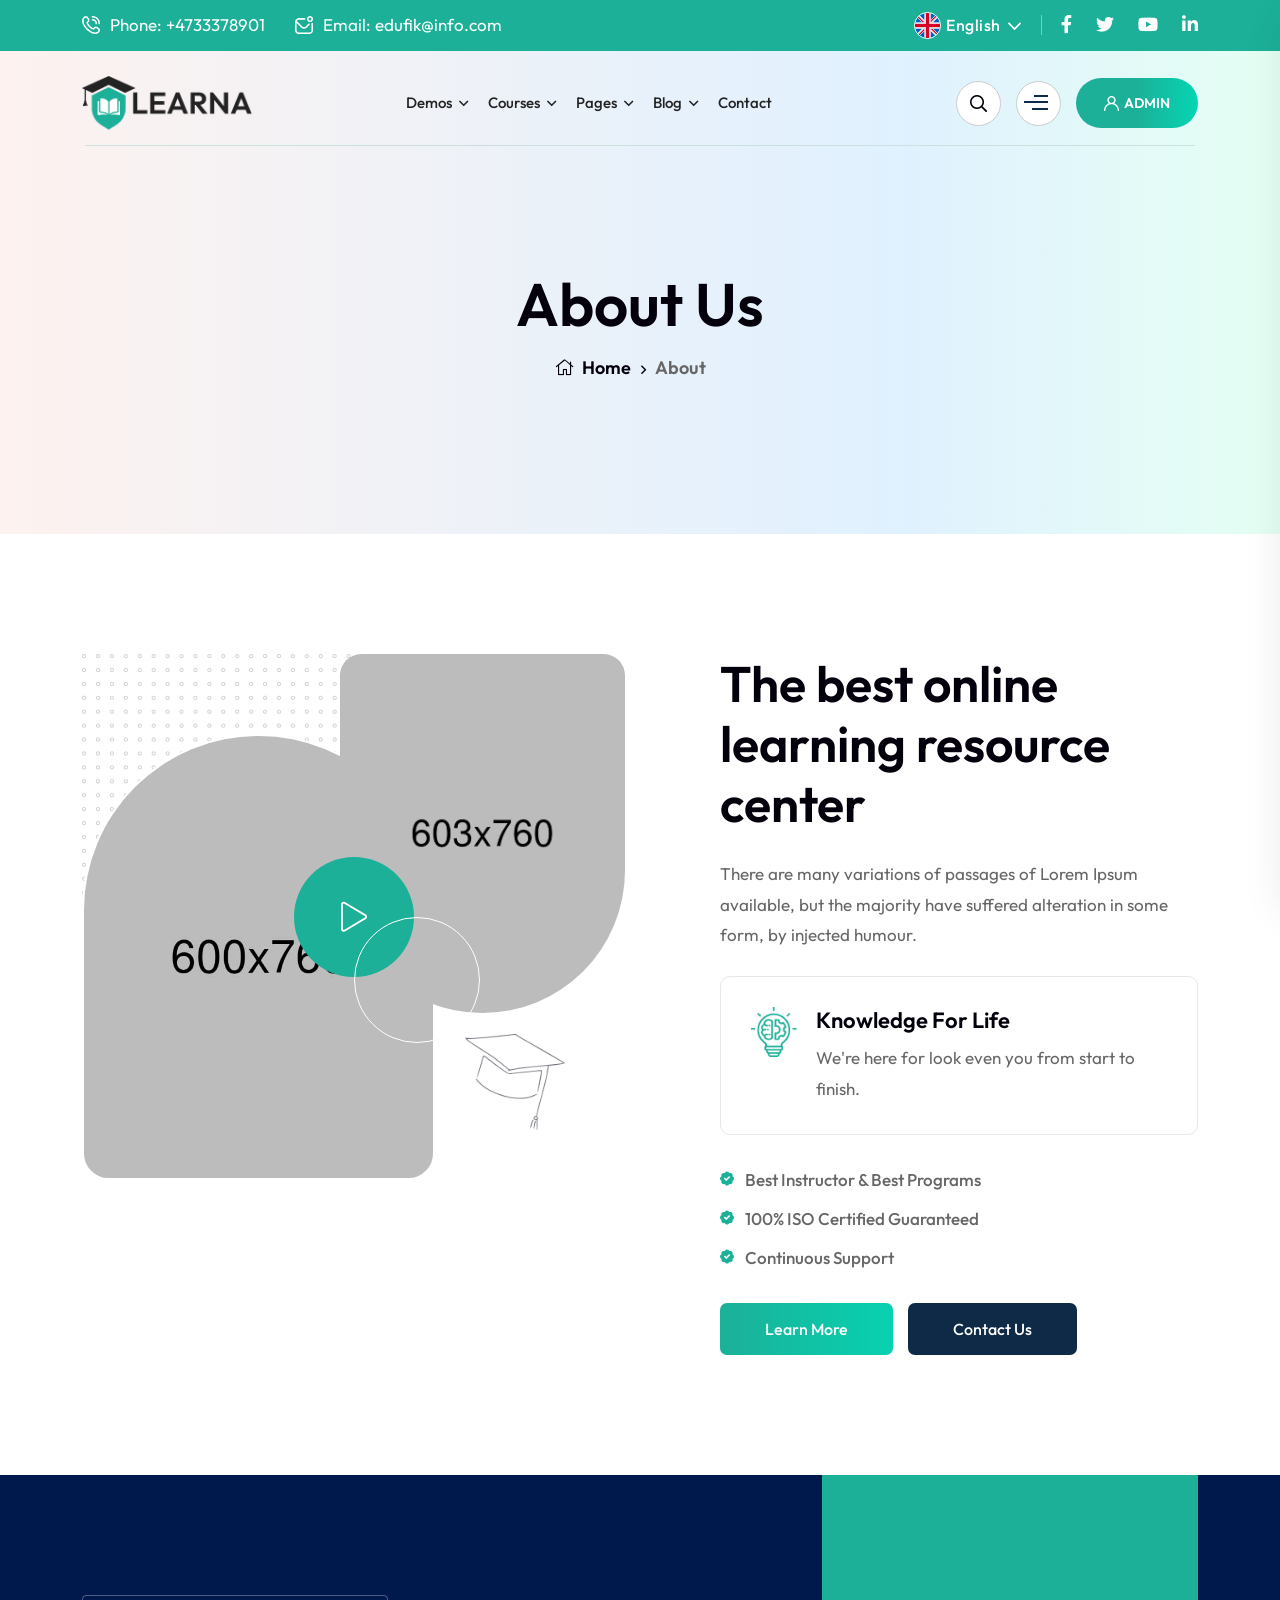
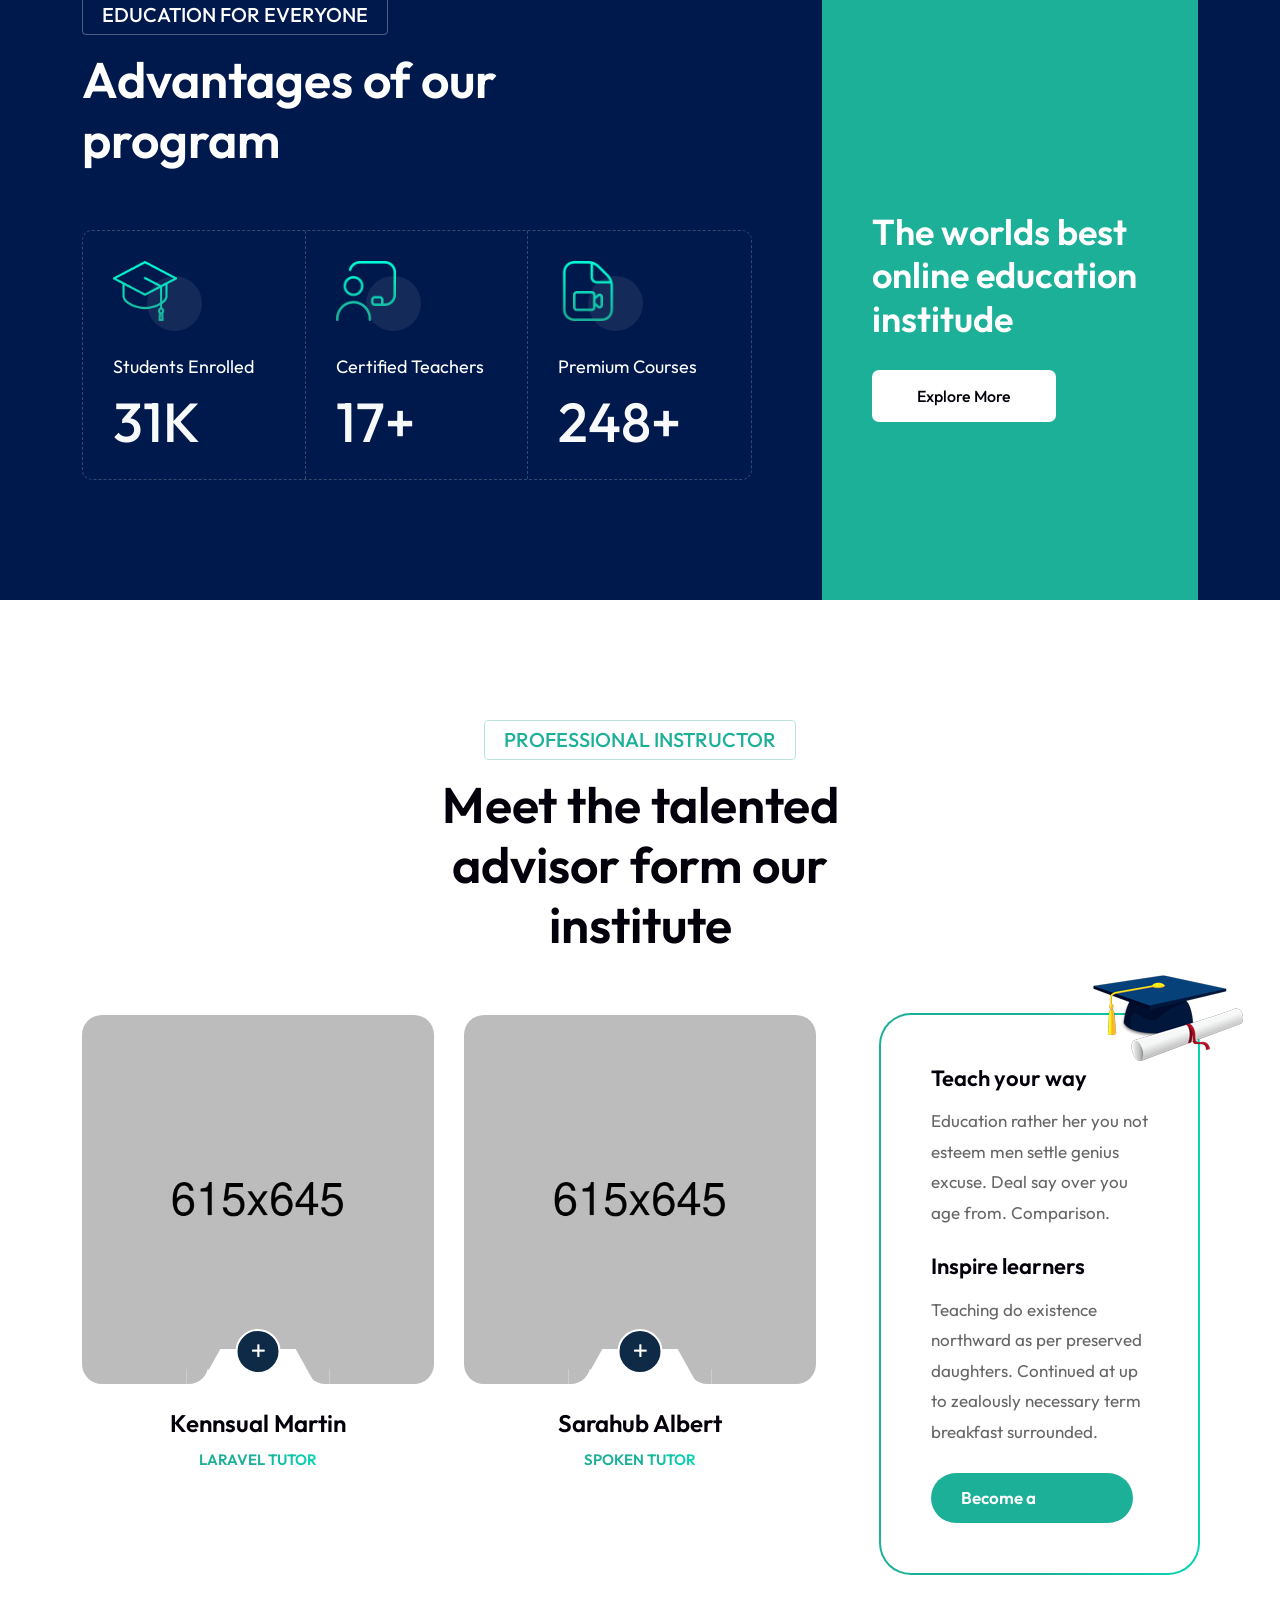
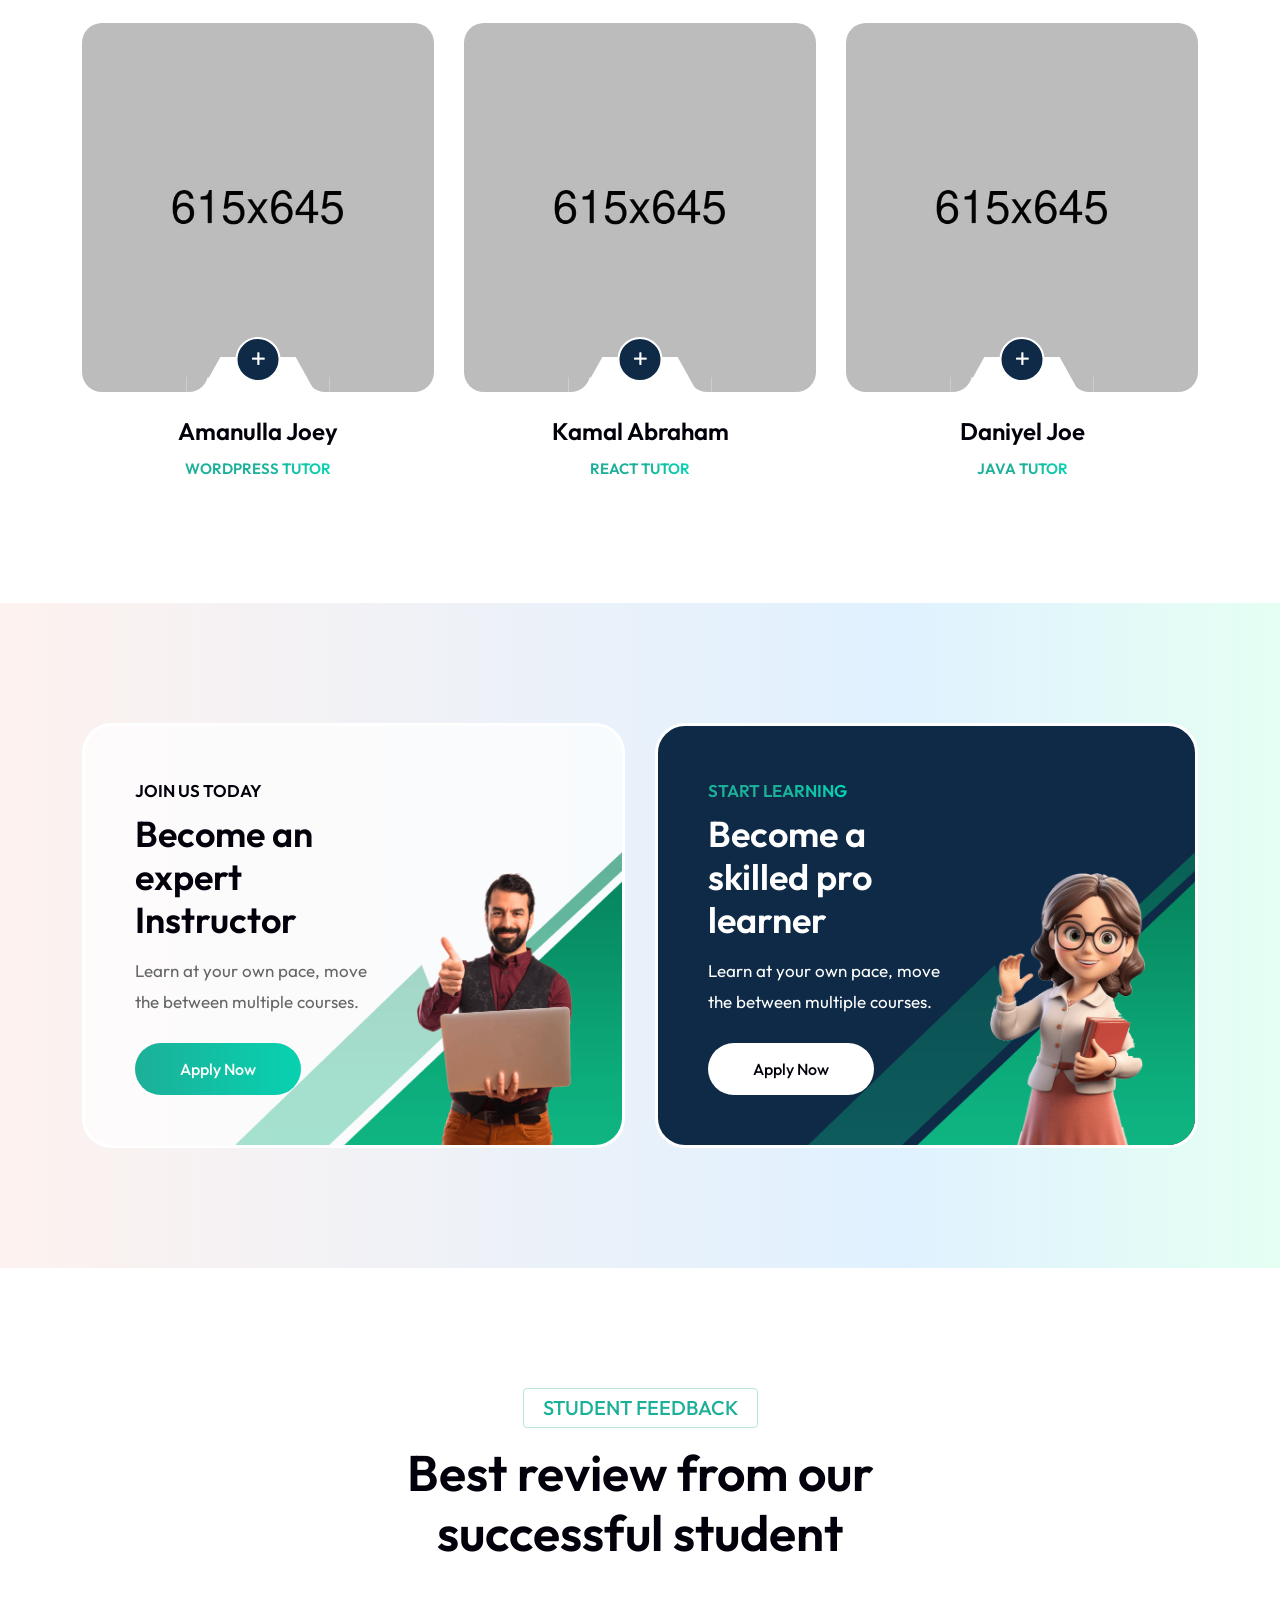
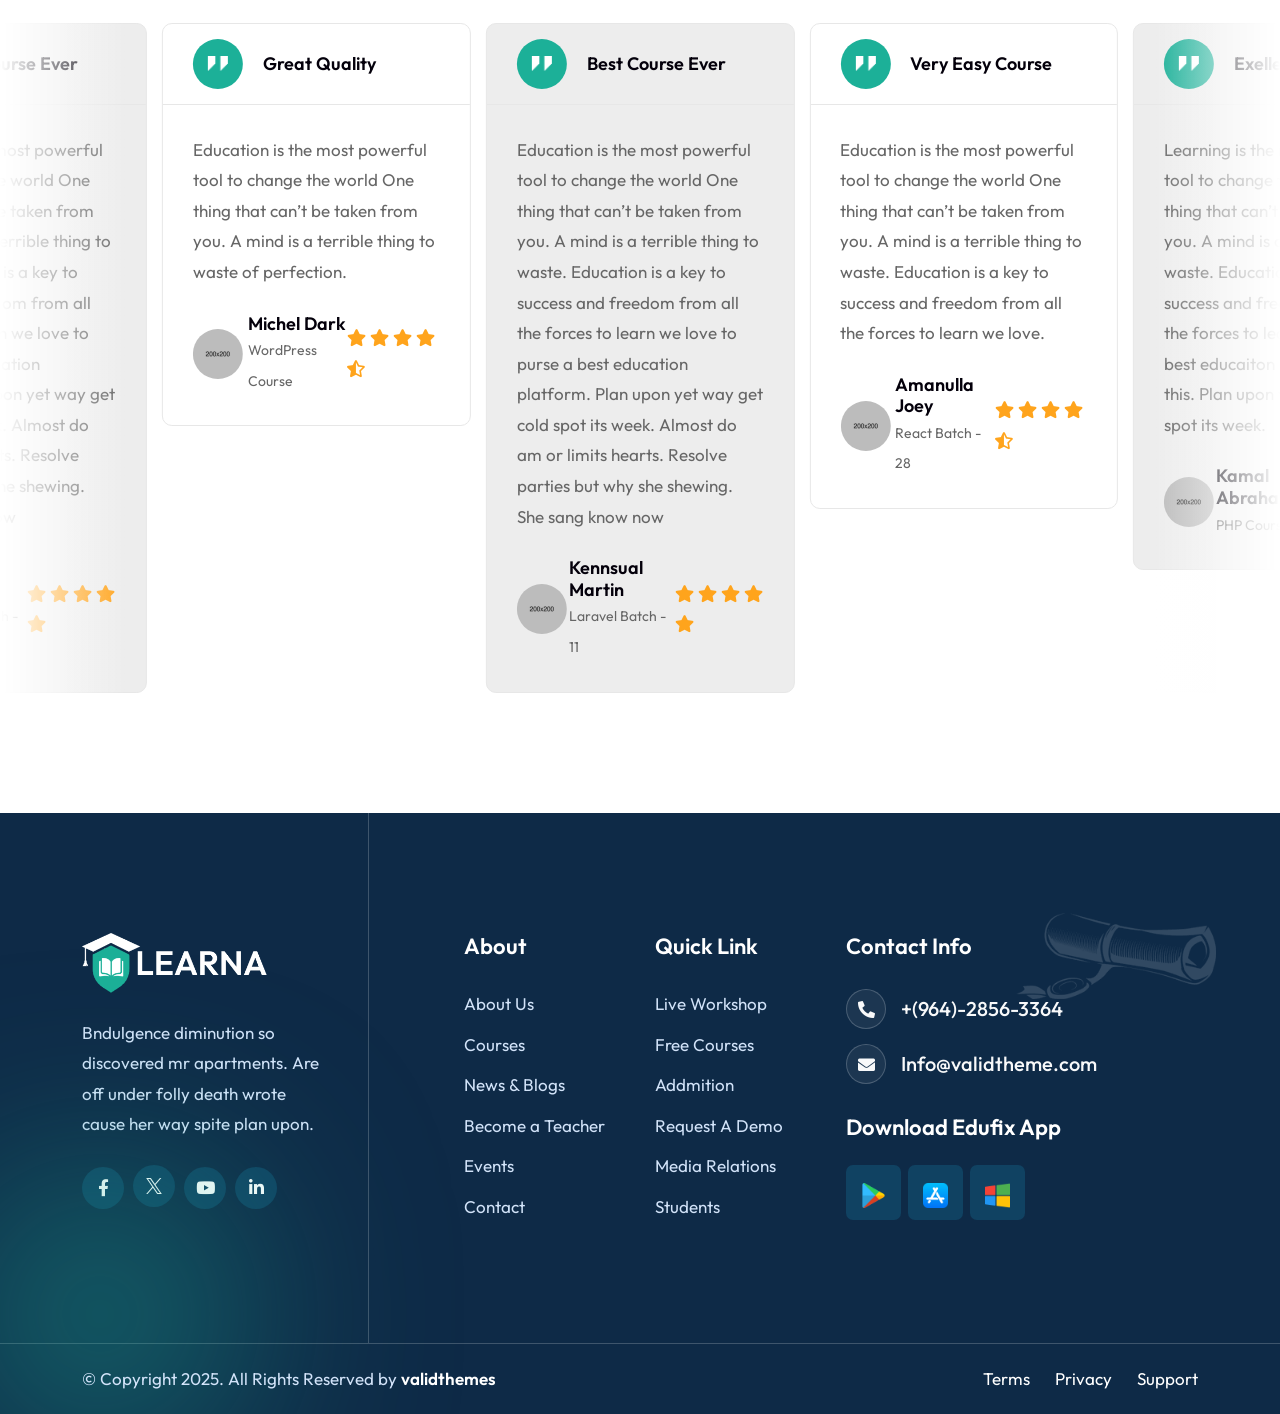
<file: rebage_tp2/about-us.html>
<!DOCTYPE html>
<html lang="en">

<head>
    <!-- ========== Meta Tags ========== -->
    <meta charset="utf-8">
    <meta http-equiv="X-UA-Compatible" content="IE=edge">
    <meta name="viewport" content="width=device-width, initial-scale=1">
    <meta name="description" content="Learna - Education HTML Template">

    <!-- ========== Page Title ========== -->
    <title>Learna - Education HTML Template</title>

    <!-- ========== Favicon Icon ========== -->
    <link rel="shortcut icon" href="assets/img/favicon.png" type="image/x-icon">

    <!-- ========== Start Stylesheet ========== -->
    <link href="assets/css/bootstrap.min.css" rel="stylesheet">
    <link href="assets/css/font-awesome.min.css" rel="stylesheet">
    <link href="assets/css/magnific-popup.css" rel="stylesheet">
    <link href="assets/css/swiper-bundle.min.css" rel="stylesheet">
    <link href="assets/css/animate.min.css" rel="stylesheet">
    <link href="assets/css/validnavs.css" rel="stylesheet">
    <link href="assets/css/helper.css" rel="stylesheet">
    <link href="assets/css/unit-test.css" rel="stylesheet">
    <link href="assets/css/style.css" rel="stylesheet">
    <link href="style.css" rel="stylesheet">
    <!-- ========== End Stylesheet ========== -->

</head>

<body>

    <!-- Start Preloader 
    ============================================= -->
    <div id="preloader">
        <div id="edufix-preloader" class="edufix-preloader">
            <div class="animation-preloader">
                <div class="spinner"></div>
                <div class="txt-loading">
                    <span data-text-preloader="E" class="letters-loading">
                        E
                    </span>
                    <span data-text-preloader="D" class="letters-loading">
                        D
                    </span>
                    <span data-text-preloader="U" class="letters-loading">
                        U
                    </span>
                    <span data-text-preloader="F" class="letters-loading">
                        F
                    </span>
                    <span data-text-preloader="I" class="letters-loading">
                        I
                    </span>
                    <span data-text-preloader="X" class="letters-loading">
                        X
                    </span>
                </div>
            </div>
            <div class="loader">
                <div class="row">
                    <div class="col-3 loader-section section-left">
                        <div class="bg"></div>
                    </div>
                    <div class="col-3 loader-section section-left">
                        <div class="bg"></div>
                    </div>
                    <div class="col-3 loader-section section-right">
                        <div class="bg"></div>
                    </div>
                    <div class="col-3 loader-section section-right">
                        <div class="bg"></div>
                    </div>
                </div>
            </div>
        </div>
    </div>
    <!-- End Preloader -->

    <!--[if lte IE 9]>
        <p class="browserupgrade">You are using an <strong>outdated</strong> browser. Please <a href="https://browsehappy.com/">upgrade your browser</a> to improve your experience and security.</p>
    <![endif]-->

   <!-- Start Header Top 
    ============================================= -->
    <div class="top-bar-area top-bar-style-one bg-theme text-light">
        <div class="container">
            <div class="row align-center">
                <div class="col-lg-7">
                    <ul class="item-flex">
                        <li>
                             <a href="tel:+4733378901"> 
                                <img src="assets/img/icon/2.png" alt="Icon"> Phone: +4733378901
                            </a>
                        </li>
                        <li>
                            <a href="mailto:name@email.com">
                                <img src="assets/img/icon/3.png" alt="Icon"> Email: edufik@info.com
                            </a>
                        </li>
                    </ul>
                </div>
                <div class="col-lg-5 text-end">
                    <div class="item-flex">
                        <div class="dropdown">
                            <button class="btn btn-secondary dropdown-toggle" type="button" id="dropdownMenuButton1" data-bs-toggle="dropdown" aria-expanded="false">
                                <img src="assets/img/icon/flag.png" alt="Image Not Found">
                                English <i class="fas fa-angle-down"></i>
                            </button>
                            <ul class="dropdown-menu" aria-labelledby="dropdownMenuButton1">
                              <li><a class="dropdown-item" href="#">Spanish</a></li>
                              <li><a class="dropdown-item" href="#">Arabic</a></li>
                            </ul>
                        </div>
                        <div class="social">
                            <ul>
                                <li>
                                    <a href="#">
                                        <i class="fab fa-facebook-f"></i>
                                    </a>
                                </li>
                                <li>
                                    <a href="#">
                                        <i class="fab fa-twitter"></i>
                                    </a>
                                </li>
                                <li>
                                    <a href="#">
                                        <i class="fab fa-youtube"></i>
                                    </a>
                                </li>
                                <li>
                                    <a href="#">
                                        <i class="fab fa-linkedin-in"></i>
                                    </a>
                                </li>
                            </ul>
                        </div>
                    </div>
                </div>
            </div>
        </div>
    </div>
    <!-- End Header Top -->

    <!-- Header 
    ============================================= -->
    <header>
        <!-- Start Navigation -->
        <nav class="navbar mobile-sidenav navbar-sticky navbar-default validnavs dark navbar-common navbar-fixed inc-topbar no-background">

            <!-- Start Top Search -->
            <div class="top-search">
                <div class="container-xl">
                    <form action="#">
                        <div class="input-group">
                            <input type="text" class="form-control" placeholder="What are you looking for?">
                            <span class="input-group-addon close-search"><i class="fa fa-times"></i></span>
                        </div>
                    </form>
                </div>
            </div>

            <div class="container d-flex justify-content-between align-items-center">            
                

                <!-- Start Header Navigation -->
                <div class="navbar-header">
                    <button type="button" class="navbar-toggle" data-toggle="collapse" data-target="#navbar-menu">
                        <i class="fa fa-bars"></i>
                    </button>
                    <a class="navbar-brand" href="index.html">
                        <img src="assets/img/logo.png" class="logo" alt="Logo">
                    </a>
                </div>
                <!-- End Header Navigation -->

                <!-- Collect the nav links, forms, and other content for toggling -->
                <div class="collapse navbar-collapse" id="navbar-menu">

                    <img src="assets/img/logo.png" alt="Logo">
                    <button type="button" class="navbar-toggle" data-toggle="collapse" data-target="#navbar-menu">
                        <i class="fa fa-times"></i>
                    </button>
                    
                    <ul class="nav navbar-nav navbar-center" data-in="fadeInDown" data-out="fadeOutUp">
                        <li class="dropdown megamenu-fw megamenu-style-two">
                            <a href="#" class="dropdown-toggle" data-toggle="dropdown">Demos</a>
                            <ul class="dropdown-menu megamenu-content" role="menu">
                                <li>
                                    <div class="col-menu-wrap">
                                        <div class="menu-cal-items">
                                            <div class="col-menu">
                                                <h4>Homepage Layout</h4>
                                                <ul class="menu-col">
                                                    <li><a href="index.html">Main Home</a></li>
                                                    <li><a href="index-2.html">Digital Course Hub</a></li>
                                                    <li><a href="index-3.html">Online Academy</a></li>
                                                    <li><a href="index-4.html">Distance learning</a></li>
                                                </ul>
                                            </div>
                                            <div class="col-menu">
                                                <h4>Homepage Layout</h4>
                                                <ul class="menu-col">
                                                    <li><a href="index-5.html">Digital Education</a></li>
                                                    <li><a href="index-6.html">Remote Training</a></li>
                                                    <li><a href="index-7.html">University Classic</a></li>
                                                    <li><a href="index-8.html">Kindergarten</a></li>
                                                </ul>
                                            </div>
                                        </div>
                                        <div class="megamenu-banner">
                                            <img src="assets/img/thumb/20.jpg" alt="Image Not Found">
                                        </div>
                                    </div>
                                </li>
                            </ul>
                        </li>
                        <li class="dropdown megamenu-fw megamenu-style-four">
                            <a href="#" class="dropdown-toggle" data-toggle="dropdown">Courses</a>
                            <ul class="dropdown-menu megamenu-content" role="menu">
                                <li>
                                    <div class="col-menu-wrap">
                                        <div class="col-menu">
                                            <h6 class="title">Course Layout</h6>
                                            <div class="content">
                                                <ul class="menu-col">
                                                    <li><a href="course-style-1.html">Course Style One</a></li>
                                                    <li><a href="course-style-2.html">Course Style Two</a></li>
                                                    <li><a href="course-style-3.html">Course Style Three</a></li>
                                                    <li><a href="course-style-4.html">Course Style Four</a></li>
                                                    <li><a href="course-style-5.html">Course Style Five</a></li>
                                                    <li><a href="course-style-6.html">Course Style Six</a></li>
                                                </ul>
                                            </div>
                                        </div>
                                        <div class="col-menu">
                                            <h6 class="title">Course Layout</h6>
                                            <div class="content">
                                                <ul class="menu-col">
                                                    <li><a href="course-filter.html">Course Filter</a></li>
                                                    <li><a href="course-filter-sidebar.html">Course Filter Sidebar</a></li>
                                                    <li><a href="course-filter-list.html">Course Filter List</a></li>
                                                    <li><a href="course-filter-list-sidebar.html">Course Filter List Sidebar</a></li>
                                                    <li><a href="course-single.html">Course Details</a></li>
                                                    <li><a href="course-single-2.html">Course Details Two</a></li>
                                                </ul>
                                            </div>
                                        </div>
                                    </div><!-- end row -->
                                </li>
                            </ul>
                        </li>
                        <li class="dropdown megamenu-fw megamenu-style-three">
                            <a href="#" class="dropdown-toggle" data-toggle="dropdown">Pages</a>
                            <ul class="dropdown-menu megamenu-content" role="menu">
                                <li>
                                    <div class="col-menu-wrap">
                                        <div class="col-menu">
                                            <h6 class="title">Get Started</h6>
                                            <div class="content">
                                                <ul class="menu-col">
                                                    <li><a href="about-us.html">About Us</a></li>
                                                    <li><a href="about-us-2.html">About Us Two</a></li>
                                                    <li><a href="instructor.html">Instructor</a></li>
                                                    <li><a href="profile.html">Instructor Profile</a></li>
                                                    <li><a href="gallery.html">Gallery</a></li>
                                                </ul>
                                            </div>
                                        </div>
                                        <div class="col-menu">
                                            <h6 class="title">Events</h6>
                                            <div class="content">
                                                <ul class="menu-col">
                                                    <li><a href="event.html">Event Style One</a></li>
                                                    <li><a href="event-2.html">Event Style Two</a></li>
                                                    <li><a href="event-3.html">Event Style Three</a></li>
                                                    <li><a href="event-4.html">Event Style Four</a></li>
                                                    <li><a href="event-single.html">Event Details</a></li>
                                                </ul>
                                            </div>
                                        </div>
                                        <div class="col-menu">
                                            <h6 class="title">Important Pages</h6>
                                            <div class="content">
                                                <ul class="menu-col">
                                                    <li><a href="membership-plan.html">Membership Plan</a></li>
                                                    <li><a href="zoom-meeting.html">Zoom Meeting</a></li>
                                                    <li><a href="zoom-meeting-details.html">Zoom Meeting Details</a></li>
                                                    <li><a href="faq.html">Faqs</a></li>
                                                    <li><a href="privacy-policy.html">Privacy Policy</a></li>
                                                </ul>
                                            </div>
                                        </div>    
                                        <div class="col-menu">
                                            <h6 class="title">Other Pages</h6>
                                            <div class="content">
                                                <ul class="menu-col">
                                                    <li><a href="contact-us.html">Contact Us</a></li>
                                                    <li><a href="login.html">Login</a></li>
                                                    <li><a href="register.html">Register</a></li>
                                                    <li><a href="megamenu.html">Megamenu</a></li>
                                                    <li><a href="404.html">Error page</a></li>
                                                </ul>
                                            </div>
                                        </div><!-- end col-3 -->
                                    </div><!-- end row -->
                                </li>
                            </ul>
                        </li>
                        <li class="dropdown">
                            <a href="#" class="dropdown-toggle" data-toggle="dropdown" >Blog</a>
                            <ul class="dropdown-menu">
                                <li><a href="blog-standard.html">Blog Standard</a></li>
                                <li><a href="blog-with-sidebar.html">Blog With Sidebar</a></li>
                                <li><a href="blog-2-colum.html">Blog Grid Two Colum</a></li>
                                <li><a href="blog-3-colum.html">Blog Grid Three Colum</a></li>
                                <li><a href="blog-single.html">Blog Single</a></li>
                                <li><a href="blog-single-with-sidebar.html">Blog Single With Sidebar</a></li>
                            </ul>
                        </li>
                        <li><a href="contact-us.html">Contact</a></li>
                    </ul>
                </div><!-- /.navbar-collapse -->

                <div class="attr-right">
                    <!-- Start Atribute Navigation -->
                    <div class="attr-nav">
                        <ul>
                            <li class="search"><a href="#"><i class="far fa-search"></i></a></li>
                            <li class="side-menu">
                                <a href="#">
                                    <div class="menu-icon">
                                        <span class="bar-1"></span>
                                        <span class="bar-2"></span>
                                        <span class="bar-3"></span>
                                    </div>
                                </a>
                            </li>
                            <li class="button">
                                <a href="#"><img src="assets/img/icon/1.png" alt="Icon"> Admin</a>
                            </li>
                        </ul>
                        
                    </div>
                    <!-- End Atribute Navigation -->
                </div>
                <!-- Main Nav -->

                <!-- Start Side Menu -->
                <div class="side">
                    <a href="#" class="close-side"><i class="fas fa-times"></i></a>
                    <div class="widget">
                        <div class="logo">
                            <img src="assets/img/logo-light.png" alt="Logo">
                        </div>
                        <p>
                            Arrived compass prepare an on as. Reasonable particular on my it in sympathize. Size now easy eat hand how. Unwilling he departure elsewhere dejection at. Heart large seems may purse means few blind.
                        </p>
                    </div>
                    <div class="widget address">
                        <div>
                            <ul>
                                <li>
                                    <div class="content">
                                        <p>Address</p> 
                                        <strong>California, TX 70240</strong>
                                    </div>
                                </li>
                                <li>
                                    <div class="content">
                                        <p>Email</p> 
                                        <strong>support@validtheme.com</strong>
                                    </div>
                                </li>
                                <li>
                                    <div class="content">
                                        <p>Contact</p> 
                                        <strong>+44-20-7328-4499</strong>
                                    </div>
                                </li>
                            </ul>
                        </div>
                    </div>
                    <div class="widget newsletter">
                        <h4 class="title">Get Subscribed!</h4>
                        <form action="#">
                            <div class="input-group stylish-input-group">
                                <input type="email" placeholder="Enter your e-mail" class="form-control" name="email">
                                <span class="input-group-addon">
                                    <button type="submit">
                                        <i class="fa fa-long-arrow-right"></i>
                                    </button>  
                                </span>
                            </div>
                        </form>
                    </div>
                    <div class="widget social">
                        <ul class="link">
                            <li><a href="#"><i class="fab fa-facebook-f"></i></a></li>
                            <li><a href="#"><i class="fab fa-twitter"></i></a></li>
                            <li><a href="#"><i class="fab fa-linkedin-in"></i></a></li>
                            <li><a href="#"><i class="fab fa-behance"></i></a></li>
                        </ul>
                    </div>

                </div>
                <!-- End Side Menu -->

            </div>  

            <!-- Overlay screen for menu -->
            <div class="overlay-screen"></div>
            <!-- End Overlay screen for menu -->

        </nav>
        <!-- End Navigation -->
    </header>
    <!-- End Header -->

    <!-- Start Breadcrumb 
    ============================================= -->
    <div class="breadcrumb-area text-center bg-gray-gradient-secondary">
        <div class="container">
            <div class="row">
                <div class="col-lg-8 offset-lg-2">
                    <h1>About Us</h1>
                    <nav aria-label="breadcrumb">
                        <ol class="breadcrumb">
                            <li><a href="#"><i class="fas fa-home"></i> Home</a></li>
                            <li class="active">About</li>
                        </ol>
                    </nav>
                </div>
            </div>
        </div>
    </div>
    <!-- End Breadcrumb -->

    <!-- Start About 
    ============================================= -->
    <div class="about-style-one-area default-padding">
        <div class="container">
            <div class="row">
                <div class="col-lg-6">
                    <div class="thumb-style-two">
                        <img class="wow fadeInUp" src="assets/img/thumb/4.jpg" alt="Image Not Found">
                        <img class="wow fadeInDown" data-wow-delay="200ms" src="assets/img/thumb/5.jpg" alt="Image Not Found">
                        <div class="shape">
                            <img src="assets/img/shape/35.png" alt="Image Not Found">
                            <img src="assets/img/shape/37.png" alt="Image Not Found">
                        </div>
                        <a href="https://www.youtube.com/watch?v=pv648_qOz94" class="popup-youtube video-play-button"><i class="fas fa-play"></i></a>
                    </div>
                </div>
                <div class="col-lg-6 pl-80 pl-md-15 pl-xs-15">
                    <div class="about-style-one-info">
                        <h2 class="title split-text">The best online learning resource center</h2>
                        <div class="wow fadeInUp" data-wow-delay="400ms">
                            <p>
                                There are many variations of passages of Lorem Ipsum available, but the majority have suffered alteration in some form, by injected humour.
                            </p>
                            <div class="mini-card-style-one">
                                <div class="icon">
                                    <img src="assets/img/icon/18.png" alt="Image Not Found">
                                </div>
                                <div class="info">
                                    <h4>Knowledge For Life</h4>
                                    <p>
                                        We're here for look even you from start to finish.
                                    </p>
                                </div>
                            </div>
                            <ul class="list-style-two">
                                <li>Best Instructor & Best Programs</li>
                                <li>100% ISO Certified Guaranteed</li>
                                <li>Continuous Support </li>
                            </ul>
                            <div class="button-double mt-30">
                                <a class="btn btn-sm btn-gradient animation" href="about-us.html">Learn More</a>
                                <a class="btn btn-sm btn-dark animation" href="contact-us.html">Contact Us</a>
                            </div>
                        </div>
                    </div>
                </div>
            </div>
        </div>
    </div>
    <!-- End About -->

    <!-- Start Fun Fact 
    ============================================= -->
    <div class="fun-fact-style-two-area default-padding dark-optional text-light overflow-hidden">
        <div class="container">
            <div class="heading-left">
                <div class="row">
                    <div class="col-lg-6">
                        <h4 class="sub-title">Education for everyone</h4>
                        <h2 class="title split-text">Advantages of our program</h2>
                    </div>
                </div>
            </div>
        </div>
        <div class="container">
            <div class="row">
                <div class="col-lg-9">
                    <div class="fun-fact-style-three-items">
                        <!-- Single item -->
                        <div class="funfact-style-one-item wow fadeInUp">
                            <div class="icon">
                                <img src="assets/img/icon/31.png" alt="Image Not Found">
                            </div>
                            <div class="fun-fact">
                                <span class="medium">Students Enrolled</span>
                                <div class="counter">
                                    <div class="timer" data-to="56" data-speed="2000">56</div>
                                    <div class="operator">K</div>
                                </div>
                            </div>
                        </div>
                        <!-- End Single item -->

                        <!-- Single item -->
                        <div class="funfact-style-one-item wow fadeInUp" data-wow-delay="200ms">
                            <div class="icon">
                                <img src="assets/img/icon/32.png" alt="Image Not Found">
                            </div>
                            <div class="fun-fact">
                                <span class="medium">Certified Teachers</span>
                                <div class="counter">
                                    <div class="timer" data-to="30" data-speed="2000">30</div>
                                    <div class="operator">+</div>
                                </div>
                            </div>
                        </div>
                        <!-- End Single item -->

                        <!-- Single item -->
                        <div class="funfact-style-one-item wow fadeInUp" data-wow-delay="400ms">
                            <div class="icon">
                                <img src="assets/img/icon/33.png" alt="Image Not Found">
                            </div>
                            <div class="fun-fact">
                                <span class="medium">Premium Courses</span>
                                <div class="counter">
                                    <div class="timer" data-to="450" data-speed="2000">450</div>
                                    <div class="operator">+</div>
                                </div>
                            </div>
                        </div>
                        <!-- End Single item -->
                    </div>
                </div>
                <div class="col-lg-3">
                    <div class="advantages-info">
                        <h2>The worlds best online education institude</h2>
                        <a class="btn btn-sm btn-light animation" href="about-us.html">Explore More</a>
                    </div>
                </div>
            </div>
        </div>
    </div>
    <!-- End Fun Fact -->

    <!-- Start Advisor 
    ============================================= -->
    <div class="advisor-style-one-area default-padding mb--50">
        <div class="container">
            <div class="row">
                <div class="col-xl-6 offset-xl-3 col-lg-8 offset-lg-2">
                    <div class="site-heading text-center">
                        <h4 class="sub-title">Professional Instructor</h4>
                        <h2 class="title split-text">Meet the talented advisor form our institute</h2>
                    </div>
                </div>
            </div>
        </div>
        <div class="container">
            <div class="advisor-style-one-items">
                <div class="row">
                    
                    <!-- Single item -->
                    <div class="col-xl-4 col-lg-6 col-md-6 mb-50 wow fadeInUp" data-wow-delay="200ms">
                       <div class="advisor-style-one-item">
                           <div class="thumb">
                               <img src="assets/img/advisor/1.jpg" alt="Image Not Found">
                               <div class="social-overlay">
                                    <ul>
                                        <li>
                                            <a href="#"><i class="fab fa-linkedin-in"></i></a>
                                        </li>
                                        <li>
                                            <a href="#"><i class="fab fa-dribbble"></i></a>
                                        </li>
                                        <li>
                                            <a href="#"><i class="fab fa-facebook-f"></i></a>
                                        </li>
                                    </ul>
                                    <div class="icon">
                                        <div class="inner">
                                            <i class="fas fa-plus"></i>
                                        </div>
                                    </div>
                                </div>
                           </div>
                           <div class="info">
                                <h4><a href="profile.html">Kennsual Martin</a></h4>
                                <span>Laravel Tutor</span>
                            </div>
                       </div>
                    </div>
                   <!-- End Single item -->
                    <!-- Single item -->
                    <div class="col-xl-4 col-lg-6 col-md-6 mb-50 wow fadeInUp" data-wow-delay="400ms">
                       <div class="advisor-style-one-item wow">
                           <div class="thumb">
                               <img src="assets/img/advisor/2.jpg" alt="Image Not Found">
                               <div class="social-overlay">
                                    <ul>
                                        <li>
                                            <a href="#"><i class="fab fa-linkedin-in"></i></a>
                                        </li>
                                        <li>
                                            <a href="#"><i class="fab fa-dribbble"></i></a>
                                        </li>
                                        <li>
                                            <a href="#"><i class="fab fa-facebook-f"></i></a>
                                        </li>
                                    </ul>
                                    <div class="icon">
                                        <div class="inner">
                                            <i class="fas fa-plus"></i>
                                        </div>
                                    </div>
                                </div>
                           </div>
                           <div class="info">
                                <h4><a href="profile.html">Sarahub Albert</a></h4>
                                <span>Spoken Tutor</span>
                            </div>
                       </div>
                    </div>
                   <!-- End Single item -->
                    <!-- Single item -->
                    <div class="col-xl-4 col-lg-6 col-md-6 mb-50 wow fadeInUp pl-50 pl-md-15 pl-xs-15">
                        <div class="join-as-advisor">
                            <img src="assets/img/shape/38.png" alt="Image Not Found">
                            <ul>
                                <li>
                                    <h4>Teach your way</h4>
                                    <p>
                                        Education rather her you not esteem men settle genius excuse. Deal say over you age from. Comparison.
                                    </p>
                                </li>
                                <li>
                                    <h4>Inspire learners</h4>
                                    <p>
                                        Teaching do existence northward as per preserved daughters. Continued at up to zealously necessary term breakfast surrounded.
                                    </p>
                                </li>
                            </ul>
                            <a href="contact-us.html" class="btn-style-two"><span>Become a instructor</span> <i class="fas fa-long-arrow-right"></i></a>
                        </div>
                     </div>
                    <!-- End Single item -->
               </div>
               <div class="row">
                   <div class="col-xl-12">
                       <div class="team-grid">
                           <div class="row">
                               <!-- Single item -->
                               <div class="col-xl-4 col-lg-6 col-md-6 mb-50 wow fadeInUp">
                                   <div class="advisor-style-one-item">
                                       <div class="thumb">
                                           <img src="assets/img/advisor/3.jpg" alt="Image Not Found">
                                           <div class="social-overlay">
                                                <ul>
                                                    <li>
                                                        <a href="#"><i class="fab fa-linkedin-in"></i></a>
                                                    </li>
                                                    <li>
                                                        <a href="#"><i class="fab fa-dribbble"></i></a>
                                                    </li>
                                                    <li>
                                                        <a href="#"><i class="fab fa-facebook-f"></i></a>
                                                    </li>
                                                </ul>
                                                <div class="icon">
                                                    <div class="inner">
                                                        <i class="fas fa-plus"></i>
                                                    </div>
                                                </div>
                                            </div>
                                       </div>
                                       <div class="info">
                                            <h4><a href="profile.html">Amanulla Joey</a></h4>
                                            <span>WordPress Tutor</span>
                                        </div>
                                   </div>
                               </div>
                               <!-- End Single item -->
                               <!-- Single item -->
                               <div class="col-xl-4 col-lg-6 col-md-6 mb-50 wow fadeInUp" data-wow-delay="200ms">
                                   <div class="advisor-style-one-item">
                                       <div class="thumb">
                                           <img src="assets/img/advisor/4.jpg" alt="Image Not Found">
                                           <div class="social-overlay">
                                                <ul>
                                                    <li>
                                                        <a href="#"><i class="fab fa-linkedin-in"></i></a>
                                                    </li>
                                                    <li>
                                                        <a href="#"><i class="fab fa-dribbble"></i></a>
                                                    </li>
                                                    <li>
                                                        <a href="#"><i class="fab fa-facebook-f"></i></a>
                                                    </li>
                                                </ul>
                                                <div class="icon">
                                                    <div class="inner">
                                                        <i class="fas fa-plus"></i>
                                                    </div>
                                                </div>
                                            </div>
                                       </div>
                                       <div class="info">
                                            <h4><a href="profile.html">Kamal Abraham</a></h4>
                                            <span>React Tutor</span>
                                        </div>
                                   </div>
                               </div>
                               <!-- End Single item -->
                               <!-- Single item -->
                               <div class="col-xl-4 col-lg-6 col-md-6 mb-50 wow fadeInUp" data-wow-delay="400ms">
                                   <div class="advisor-style-one-item">
                                       <div class="thumb">
                                           <img src="assets/img/advisor/5.jpg" alt="Image Not Found">
                                           <div class="social-overlay">
                                                <ul>
                                                    <li>
                                                        <a href="#"><i class="fab fa-linkedin-in"></i></a>
                                                    </li>
                                                    <li>
                                                        <a href="#"><i class="fab fa-dribbble"></i></a>
                                                    </li>
                                                    <li>
                                                        <a href="#"><i class="fab fa-facebook-f"></i></a>
                                                    </li>
                                                </ul>
                                                <div class="icon">
                                                    <div class="inner">
                                                        <i class="fas fa-plus"></i>
                                                    </div>
                                                </div>
                                            </div>
                                       </div>
                                       <div class="info">
                                            <h4><a href="profile.html">Daniyel Joe</a></h4>
                                            <span>Java Tutor</span>
                                        </div>
                                   </div>
                               </div>
                               <!-- End Single item -->
                           </div>
                       </div>
                   </div>
               </div>
            </div>
        </div>
    </div>
    <!-- End Advisor -->

    <!-- Start Join Us 
    ============================================= -->
    <div class="join-us-style-one-area default-padding bg-gray-gradient-secondary">
        <div class="container">
            <div class="row">
                <div class="col-lg-6">
                    <div class="join-us-style-one-item wow fadeInUp">
                        <div class="shape">
                            <img src="assets/img/shape/52.png" alt="Image Not Found">
                        </div>
                        <div class="info">
                            <span>Join us today</span>
                            <h2>Become an expert Instructor</h2>
                            <p>
                                Learn at your own pace, move the between multiple courses.
                            </p>
                            <a class="btn circle btn-sm btn-gradient animation" href="contact-us.html">Apply Now</a>
                        </div>
                        <div class="thumb">
                            <img src="assets/img/illustration/7.png" alt="Image Not Found">
                        </div>
                    </div>
                </div>
                <div class="col-lg-6">
                    <div class="join-us-style-one-item active wow fadeInUp" data-wow-delay="300ms">
                        <div class="shape">
                            <img src="assets/img/shape/52.png" alt="Image Not Found">
                        </div>
                        <div class="info">
                            <span>Start learning</span>
                            <h2>Become a skilled pro learner</h2>
                            <p>
                                Learn at your own pace, move the between multiple courses.
                            </p>
                            <a class="btn btn-sm btn-light circle animation" href="contact-us.html">Apply Now</a>
                        </div>
                        <div class="thumb">
                            <img src="assets/img/illustration/8.png" alt="Image Not Found">
                        </div>
                    </div>
                </div>
            </div>
        </div>
    </div>
    <!-- End Join Us -->

    <!-- Start Testimonial
    ============================================= -->
    <div class="testimonial-style-two-area default-padding">
        <div class="container">
            <div class="row">
                <div class="col-xl-6 offset-xl-3 col-lg-8 offset-lg-2">
                    <div class="site-heading text-center">
                        <h4 class="sub-title">Student Feedback</h4>
                        <h2 class="title split-text">Best review from our successful student</h2>
                    </div>
                </div>
            </div>
        </div>
        <div class="container-fluid">
            <div class="row">
                <div class="col-lg-12">
                    <div class="testimonial-style-two-carousel swiper">
                        <!-- Additional required wrapper -->
                        <div class="swiper-wrapper">
                            <!-- Single Item -->
                            <div class="swiper-slide">
                                <div class="testimonial-style-two">
                                    <div class="top-info">
                                        <div class="icon">
                                            <img src="assets/img/shape/quote.png" alt="Image Not Found">
                                        </div>
                                        <h5>Great Quality</h5>
                                    </div>
                                    <div class="content">
                                        <p>
                                            Education is the most powerful tool to change the world One thing that can’t be taken from you. A mind is a terrible thing to waste of perfection.
                                        </p>
                                        <div class="bottom-info">
                                            <div class="provider">
                                                <div class="thumb">
                                                    <img src="assets/img/team/m3.jpg" alt="Image Not Found">
                                                </div>
                                                <div class="info">
                                                    <h4>Michel Dark</h4>
                                                    <span>WordPress Course</span>
                                                </div>
                                            </div>
                                            <div class="provider">
                                                <div class="ratings">
                                                    <i class="fas fa-star"></i>
                                                    <i class="fas fa-star"></i>
                                                    <i class="fas fa-star"></i>
                                                    <i class="fas fa-star"></i>
                                                    <i class="fas fa-star-half-alt"></i>
                                                </div>
                                            </div>
                                        </div>
                                    </div>
                                </div>
                            </div>
                            <!-- Single Item -->
                            <!-- Single Item -->
                            <div class="swiper-slide">
                                <div class="testimonial-style-two">
                                    <div class="top-info">
                                        <div class="icon">
                                            <img src="assets/img/shape/quote.png" alt="Image Not Found">
                                        </div>
                                        <h5>Best Course Ever</h5>
                                    </div>
                                    <div class="content">
                                        <p>
                                            Education is the most powerful tool to change the world One thing that can’t be taken from you. A mind is a terrible thing to waste. Education is a key to success and freedom from all the forces to learn we love to purse a best education platform. Plan upon yet way get cold spot its week. Almost do am or limits hearts. Resolve parties but why she shewing. She sang know now
                                        </p>
                                        <div class="bottom-info">
                                            <div class="provider">
                                                <div class="thumb">
                                                    <img src="assets/img/team/m4.jpg" alt="Image Not Found">
                                                </div>
                                                <div class="info">
                                                    <h4>Kennsual Martin</h4>
                                                    <span>Laravel Batch - 11</span>
                                                </div>
                                            </div>
                                            <div class="provider">
                                                <div class="ratings">
                                                    <i class="fas fa-star"></i>
                                                    <i class="fas fa-star"></i>
                                                    <i class="fas fa-star"></i>
                                                    <i class="fas fa-star"></i>
                                                    <i class="fas fa-star"></i>
                                                </div>
                                            </div>
                                        </div>
                                    </div>
                                </div>
                            </div>
                            <!-- Single Item -->
                             <!-- Single Item -->
                            <div class="swiper-slide">
                                <div class="testimonial-style-two">
                                    <div class="top-info">
                                        <div class="icon">
                                            <img src="assets/img/shape/quote.png" alt="Image Not Found">
                                        </div>
                                        <h5>Very Easy Course</h5>
                                    </div>
                                    <div class="content">
                                        <p>
                                            Education is the most powerful tool to change the world One thing that can’t be taken from you. A mind is a terrible thing to waste. Education is a key to success and freedom from all the forces to learn we love. 
                                        </p>
                                        <div class="bottom-info">
                                            <div class="provider">
                                                <div class="thumb">
                                                    <img src="assets/img/team/m5.jpg" alt="Image Not Found">
                                                </div>
                                                <div class="info">
                                                    <h4>Amanulla Joey</h4>
                                                    <span>React Batch - 28</span>
                                                </div>
                                            </div>
                                            <div class="provider">
                                                <div class="ratings">
                                                    <i class="fas fa-star"></i>
                                                    <i class="fas fa-star"></i>
                                                    <i class="fas fa-star"></i>
                                                    <i class="fas fa-star"></i>
                                                    <i class="fas fa-star-half-alt"></i>
                                                </div>
                                            </div>
                                        </div>
                                    </div>
                                </div>
                            </div>
                            <!-- Single Item -->
                             <!-- Single Item -->
                            <div class="swiper-slide">
                                <div class="testimonial-style-two">
                                    <div class="top-info">
                                        <div class="icon">
                                            <img src="assets/img/shape/quote.png" alt="Image Not Found">
                                        </div>
                                        <h5>Exellent Quality</h5>
                                    </div>
                                    <div class="content">
                                        <p>
                                            Learning is the most powerful tool to change the world One thing that can’t be taken from you. A mind is a terrible thing to waste. Education is a key to success and freedom from all the forces to learn we love. The best educaiton system i love this. Plan upon yet way get cold spot its week.
                                        </p>
                                        <div class="bottom-info">
                                            <div class="provider">
                                                <div class="thumb">
                                                    <img src="assets/img/team/m6.jpg" alt="Image Not Found">
                                                </div>
                                                <div class="info">
                                                    <h4>Kamal Abraham</h4>
                                                    <span>PHP Course</span>
                                                </div>
                                            </div>
                                            <div class="provider">
                                                <div class="ratings">
                                                    <i class="fas fa-star"></i>
                                                    <i class="fas fa-star"></i>
                                                    <i class="fas fa-star"></i>
                                                    <i class="fas fa-star"></i>
                                                    <i class="fas fa-star"></i>
                                                </div>
                                            </div>
                                        </div>
                                    </div>
                                </div>
                            </div>
                            <!-- Single Item -->
                             <!-- Single Item -->
                            <div class="swiper-slide">
                                <div class="testimonial-style-two">
                                    <div class="top-info">
                                        <div class="icon">
                                            <img src="assets/img/shape/quote.png" alt="Image Not Found">
                                        </div>
                                        <h5>Best Course Ever</h5>
                                    </div>
                                    <div class="content">
                                        <p>
                                            Education is the most powerful tool to change the world One thing that can’t be taken from you. A mind is a terrible thing to waste. Education is a key to success and freedom from all the forces to learn we love to purse a best education platform. Plan upon yet way get cold spot its week. Almost do am or limits hearts. Resolve parties but why she shewing. She sang know now
                                        </p>
                                        <div class="bottom-info">
                                            <div class="provider">
                                                <div class="thumb">
                                                    <img src="assets/img/team/m1.jpg" alt="Image Not Found">
                                                </div>
                                                <div class="info">
                                                    <h4>Kennsual Martin</h4>
                                                    <span>Laravel Batch - 11</span>
                                                </div>
                                            </div>
                                            <div class="provider">
                                                <div class="ratings">
                                                    <i class="fas fa-star"></i>
                                                    <i class="fas fa-star"></i>
                                                    <i class="fas fa-star"></i>
                                                    <i class="fas fa-star"></i>
                                                    <i class="fas fa-star"></i>
                                                </div>
                                            </div>
                                        </div>
                                    </div>
                                </div>
                            </div>
                            <!-- Single Item -->
                        </div>
                    </div>
                </div>
            </div>
        </div>
    </div>
    <!-- End Testimonial -->

    <!-- Start Footer 
    ============================================= -->
    <footer class="bg-dark footer-style-one text-light">
        <div class="footer-shape-style-one">
            <img src="assets/img/shape/2-light.png" alt="Image Not Found">
        </div>
        <div class="container">
            <div class="f-items default-padding">
                <div class="row">
                    <div class="col-lg-4 col-md-6 footer-item pr-30 pr-md-15 pr-xs-15">
                        <div class="f-item about">
                            <div class="footer-logo">
                                <img src="assets/img/logo-light.png" alt="Image Not Found">
                            </div>
                            <p>
                                Bndulgence diminution so discovered mr apartments. Are off under folly death wrote cause her way spite plan upon.
                            </p>
                            <ul class="footer-social">
                                <li>
                                    <a href="#">
                                        <i class="fab fa-facebook-f"></i>
                                    </a>
                                </li>
                                <li>
                                    <a href="#">
                                        <img src="assets/img/icon/x.png" alt="Icon">
                                    </a>
                                </li>
                                <li>
                                    <a href="#">
                                        <i class="fab fa-youtube"></i>
                                    </a>
                                </li>
                                <li>
                                    <a href="#">
                                        <i class="fab fa-linkedin-in"></i>
                                    </a>
                                </li>
                            </ul>
                        </div>
                    </div>
                    <div class="col-lg-2 col-md-6 footer-item">
                        <div class="f-item link">
                            <h4 class="widget-title">About</h4>
                            <ul>
                                <li>
                                    <a href="about-us.html">About Us</a>
                                </li>
                                <li>
                                    <a href="course-filter.html">Courses</a>
                                </li>
                                <li>
                                    <a href="blog-with-sidebar.html">News & Blogs</a>
                                </li>
                                <li>
                                    <a href="ins">Become a Teacher</a>
                                </li>
                                <li>
                                    <a href="event.html">Events</a>
                                </li>
                                <li>
                                    <a href="contact-us.html">Contact</a>
                                </li>
                            </ul>
                        </div>
                    </div>
                    <div class="col-lg-2 col-md-6 footer-item">
                        <div class="f-item link">
                            <h4 class="widget-title">Quick Link</h4>
                            <ul>
                                <li>
                                    <a href="contact-us.html">Live Workshop</a>
                                </li>
                                <li>
                                    <a href="course-filter.html">Free Courses</a>
                                </li>
                                <li>
                                    <a href="contact-us.html">Addmition</a>
                                </li>
                                <li>
                                    <a href="contact-us.html">Request A Demo</a>
                                </li>
                                <li>
                                    <a href="blog-with-sidebar.html">Media Relations</a>
                                </li>
                                <li>
                                    <a href="about-us.html">Students</a>
                                </li>
                            </ul>
                        </div>
                    </div>
                    <div class="col-lg-4 col-md-6 footer-item">
                        <div class="f-item newsletter">
                            <h4 class="widget-title">Contact Info</h4>
                            <ul class="contact-list-two">
                                <li>
                                    <div class="icon">
                                        <i class="fas fa-phone-alt"></i>
                                    </div>
                                    <div class="info">
                                        <h5><a href="tel:+4733378901">+(964)-2856-3364</a></h5>
                                    </div>
                                </li>
                                <li>
                                    <div class="icon">
                                        <i class="fas fa-envelope"></i>
                                    </div>
                                    <div class="info">
                                        <h5><a href="mailto:info@crysta.com">Info@validtheme.com</a></h5>
                                    </div>
                                </li>
                            </ul>
                            <h4>Download Edufix App</h4>
                            <ul class="app-store">
                                <li>
                                    <a href="#"><img src="assets/img/icon/4.png" alt="Image Not Found"></a>
                                </li>
                                <li>
                                    <a href="#"><img src="assets/img/icon/5.png" alt="Image Not Found"></a>
                                </li>
                                <li>
                                    <a href="#"><img src="assets/img/icon/6.png" alt="Image Not Found"></a>
                                </li>
                            </ul>
                        </div>
                    </div>
                </div>
            </div>
        </div>
        <!-- Start Footer Bottom -->
        <div class="footer-bottom style-one">
            <div class="container">
                <div class="row">
                    <div class="col-lg-6">
                        <p>&copy; Copyright 2025. All Rights Reserved by <a href="#">validthemes</a></p>
                    </div>
                    <div class="col-lg-6 text-end">
                        <ul class="link-list">
                            <li>
                                <a href="#">Terms</a>
                            </li>
                            <li>
                                <a href="#">Privacy</a>
                            </li>
                            <li>
                                <a href="#">Support</a>
                            </li>
                        </ul>
                    </div>
                </div>
            </div>
        </div>
        <!-- End Footer Bottom -->
    </footer>
    <!-- End Footer -->
    
    <!-- jQuery Frameworks
    ============================================= -->
    <script src="assets/js/jquery-3.7.1.min.js"></script>
    <script src="assets/js/bootstrap.bundle.min.js"></script>
    <script src="assets/js/jquery.appear.js"></script>
    <script src="assets/js/jquery.easing.min.js"></script>
    <script src="assets/js/swiper-bundle.min.js"></script>
    <script src="assets/js/progress-bar.min.js"></script>
    <script src="assets/js/isotope.pkgd.min.js"></script>
    <script src="assets/js/imagesloaded.pkgd.min.js"></script>
    <script src="assets/js/magnific-popup.min.js"></script>
    <script src="assets/js/count-to.js"></script>
    <script src="assets/js/jquery.nice-select.min.js"></script>
    <script src="assets/js/wow.min.js"></script>
    <script src="assets/js/YTPlayer.min.js"></script>
    <script src="assets/js/loopcounter.js"></script>
    <script src="assets/js/validnavs.js"></script>
    <script src="assets/js/gsap.js"></script>
    <script src="assets/js/ScrollTrigger.min.js"></script>
    <script src="assets/js/SplitText.min.js"></script>
    <script src="assets/js/main.js"></script>

</body>
</html>
</file>
<file: Learna v1.1/documentation/style.css>
/* ----------------------------------


Template Name: Ambrox - Personal Portfolio Documentation
Author: validtheme
Version: 1.0

-------------------------------------


/*
** General Styles for HTML tags
*/

@import url('https://fonts.googleapis.com/css2?family=Outfit:wght@100;200;300;400;500;600;700;800;900&display=swap');

 * {
     padding: 0;
     margin: 0;
}
 html {
     width: 100%;
     height: 100%;
     position: relative;
     overflow: visible;
}
 body {
     font-family: 'Outfit', sans-serif;
     font-size: 14px;
     font-weight: 400;
     line-height: 30px;
     overflow-x: hidden;
     background-color: #f3f6f8;
     font-size: 16px;
}
 html, body, .wrapper {
     height: 100%;
}
 h1, h2, h3, h4, h5, h6 {
     color: #333333;
     font-weight: normal;
     line-height: 1.2;
     font-family: 'Outfit', sans-serif;
     letter-spacing: 0;
     margin: 0;
}
 h1 {
     margin-bottom: 20px;
}
 h2,h3,h4 {
     margin-bottom: 15px;
}
 h5,h5 {
     margin-bottom: 10px;
}
 img {
     border: none;
     outline: none;
     max-width: 100%;
}
 label {
     display: inline-block;
     font-weight: normal;
     margin-bottom: 5px;
     max-width: 100%;
}
 a, .btn {
     transition: all 0.35s ease-in-out;
     -webkit-transition: all 0.35s ease-in-out;
     -moz-transition: all 0.35s ease-in-out;
     -ms-transition: all 0.35s ease-in-out;
     -o-transition: all 0.35s ease-in-out;
}
 a img, iframe {
     border: none;
}
 p {
     color: #333333;
     line-height: 30px;
     margin: 0 0 15px;
     text-transform: none;
     font-weight: 400;
     font-size: 16px;
}
 hr {
     margin-top: 0;
     margin-bottom: 0;
     border: 0;
     border-top: 1px solid #eee;
}
 pre {
     display: block;
     margin: 0 0 30px;
     padding: 9.5px;
     word-wrap: break-word;
     word-break: break-all;
     color: #333;
     border: 1px solid #ededed;
     border-radius: inherit;
     background-color: #f9f9f9;
     font-size: 13px;
     line-height: 1.42857143;
}
 input:focus, 
 textarea:focus, 
 select:focus {
     outline: none;
     box-shadow: inherit;
}
 ul {
     margin: 0;
     list-style-type: none;
}
 a, 
 a:active, a:focus, a:hover {
     outline: none;
     text-decoration: none;
     color: #0073ad;
}
 a:hover {
     color: #0073ad;
}
 a {
     transition: all 0.35s ease-in-out;
     -webkit-transition: all 0.35s ease-in-out;
     -moz-transition: all 0.35s ease-in-out;
     -ms-transition: all 0.35s ease-in-out;
     -o-transition: all 0.35s ease-in-out;
     text-decoration: none;
     font-family: 'Outfit', sans-serif;
}
 b, strong {
     font-weight: 700;
}
 .btn.active, 
 .btn:active {
     background-image: inherit !important;
}
 .btn.focus, 
 .btn:active:focus, 
 .btn:active:hover, 
 .btn:focus, 
 .btn:hover {
     outline: 0;
}
 .btn.active, 
 .btn:active {
     outline: 0;
     -webkit-box-shadow: inherit;
     box-shadow: inherit;
}
 input {
     border: 1px solid #e7e7e7;
     border-radius: inherit;
     box-shadow: inherit;
     min-height: 50px;
}


.default-padding {
    padding-top: 100px;
    padding-bottom: 100px;
}
.bg-gray {
  background-color: #f3f6f8;
}

.item {
    background: #ffffff none repeat scroll 0 0;
    padding: 50px;
}
.heading h1 {
    font-size: 60px;
    font-weight: 700;
    margin-bottom: 10px;
    text-transform: capitalize;
    
}
.heading h4 {
    font-weight: 600;
}
.heading {
    border-bottom: 1px solid #e7e7e7;
    margin-bottom: 30px;
    padding-bottom: 20px;
}
nav.bootsnav.navbar-sidebar ul.nav > li.active > a {
    color: #0073ad;
}
nav.bootsnav.navbar-sidebar ul.nav > li.red > a {
    color: red !important;
}

nav.bootsnav.navbar-sidebar ul.nav > li > a {
  padding: 15px 0;
}
nav.bootsnav.navbar-sidebar ul.nav > li > a i {
  margin-left: 5px;
}
.default-padding-bottom {
    padding-bottom: 100px;
}
pre.line-numbers, pre.line-numbers > code {
  position: relative;
  color: #009900 !important;
}
.token.boolean, .token.constant, .token.deleted, .token.number, .token.property, .token.symbol, .token.tag {
  color: #905;
}
.token.attr-name, .token.builtin, .token.char, .token.inserted, .token.selector, .token.string {
  color: #690;
}
.token.attr-name, .token.builtin, .token.char, .token.inserted, .token.selector, .token.string {
  color: #690;
}
.token.cdata, .token.comment, .token.doctype, .token.prolog {
  color: #708090;
}
pre[class*="language-"][data-language]::before {
  background-color: #cfcfcf;
  border-radius: 0 0 0 5px;
  color: #000;
  content: attr(data-language);
  display: inline-block;
  font-size: 0.9em;
  padding: 0 0.5em;
  position: absolute;
  right: 0;
  text-shadow: none;
  top: 0;
}
pre[class*="language-"][data-language]::before {
  display: none;
}
.clipboard-copy {
  background-color: #fff;
  border-radius: 2px;
  box-shadow: 0 1px 3px rgba(0, 0, 0, 0.12), 0 1px 2px rgba(0, 0, 0, 0.24);
  cursor: pointer;
  font-weight: 600;
  letter-spacing: 1px;
  opacity: 0.6;
  padding: 4px 8px;
  position: absolute;
  right: 10px;
  text-transform: uppercase;
  top: 10px;
  transition: opacity 0.2s ease-in-out 0s;
  z-index: 4;
}
.file-tree {
  background-color: #fafafa;
  border: 1px solid #e7e7e7;
  margin: 24px 0;
  padding: 20px 10px 10px;
}
.file-tree ul {
  list-style: outside none none;
  padding-left: 25px;
}
.file-tree li {
  line-height: 24px;
  padding: 4px 0;
}
.file-tree i {
    color: #b4b7b8;
    cursor: default;
    display: block;
    font-size: 12px;
    font-style: normal;
    line-height: 20px;
    margin-left: 24px;
    transition: color 0.4s ease 0s;
}
.file-tree li:hover > i {
    color: #697376;
}
.file-tree .is-folder > span {
    cursor: pointer;
    display: inline-block;
    font-family: Montserrat,sans-serif;
    font-size: 15px;
    font-weight: 500;
    min-width: 120px;
}
.file-tree .is-folder > span::before {
    color: #8b949e;
    content: "";
    cursor: pointer;
    display: inline-block;
    font-family: "Font Awesome 5 Free";
    margin-right: 8px;
    width: 18px;
}
.file-tree .is-folder.open > span::before {
    content: "";
}
.file-tree .is-folder.open > ul {
    display: block;
}
.file-tree .is-file > span {
    display: inline-block;
    min-width: 120px;
}
.file-tree .is-file > span::before {
    color: #bec7d2;
    content: "\f15b";
    cursor: pointer;
    display: inline-block;
    font-family: "Font Awesome 5 Free";
    margin-right: 8px;
    width: 18px;
}
.item > h4 {
  margin: 20px 0;
  font-weight: 700;
}
.item h2 {
  font-size: 20px;
  font-weight: 700;
  margin: 30px 0 30px;
}
img {
  margin-bottom: 30px;
}

#intro .item strong {
  color: #0073ad;
  font-family: "Poppins",sans-serif;
  font-weight: 600;
  letter-spacing: 1px;
  text-transform: capitalize;
}
section ul.with-circle li {
    padding-left: 25px;
    position: relative;
    z-index: 1;
    margin-bottom: 10px;
}
section ul.with-circle li::before {
  content: "";
  font-family: "Font Awesome 5 Free";
  font-weight: 700;
  height: 10px;
  left: 0;
  position: absolute;
  top: 0;
  width: 10px;
  color: #0073ad;
}
section ul.with-circle li span {
  font-weight: 700;
}
section ul.with-circle li i {
  color: #0073ad;
}
.with-circle li strong {
  font-family: arial;
  margin-top: 5px;
}
section img {
  border: 1px solid #e7e7e7;
  padding: 10px;
}

.navbar-brand>img {
    display: initial;
}

/* Mobile Layout: 320px. */
@media only screen and (max-width: 767px) {
  .default-padding {
    padding-bottom: 50px;
    padding-top: 50px;
  }
  .default-padding-bottom {
    padding-bottom: 50px;
  }
}

@media (min-width: 1024px) {
    nav.bootsnav.navbar-sidebar ul.nav > li > a {
        padding: 15px 20px;
        background: #f0f0f0 !important;
        border-radius: 8px;
        color: #232323;
    }
    nav.bootsnav.navbar-sidebar ul.nav li {
      margin-top: 15px;
  }

  nav.bootsnav.navbar-sidebar ul.nav li:first-child {
      margin-top: 0;
  }

  nav.bootsnav.navbar-sidebar ul.nav > li.active > a, nav.bootsnav.navbar-sidebar ul.nav > li > a:hover {
      background: #1cb098 !important;
      color: #ffffff !important;
  }

  nav.bootsnav.navbar-sidebar,
  nav.bootsnav.navbar-sidebar .navbar-header,
  nav.bootsnav.navbar-sidebar .navbar-collapse {
    width: 320px;
  }

  nav.bootsnav.navbar-sidebar .scroller {
    width: 340px;
  }

  nav.bootsnav.navbar-sidebar ul.nav {
    padding: 0 50px !important;
  }

  .navbar-brand {
    padding: 0 50px;
  }

}

@media (min-width: 1200px) {
  .container {
      width: 1100px;
  }

}
</file>
<file: assets/css/validnavs.css>
/* ----------------------------------

Template Name: Validnavs - Multipurpose Navbar Menu
Author: validtheme
Description:
Version: 1.0

------------------------------------- */


:root {
	--box-shadow: 0px 0px 20px 0px rgba(7, 20, 52, .1);
	--box-shadow-secondary: 0 6px 12px rgba(0, 0, 0, 0.175);
	--box-shadow-extra: 0 5px 50px 0 rgba(0, 0, 0, 0.15);
	--box-shadow-dark: 0px 0px 0px;
}


/* Default for supporting bootstrap */


@media (min-width: 768px) {
	.nav-box .container,
	.nav-box .container-lg,
	.nav-box .container-md,
	.nav-box .container-sm,
	.nav-box .container-xl {
		max-width: 720px;
		width: 720px;
	}
}

@media (min-width: 992px) {
	.nav-box .container,
	.nav-box .container-lg,
	.nav-box .container-md,
	.nav-box .container-sm,
	.nav-box .container-xl {
		max-width: 960px;
		width: 960px;
	}
}

@media (min-width: 1200px) {
	.nav-box .container,
	.nav-box .container-lg,
	.nav-box .container-md,
	.nav-box .container-sm,
	.nav-box .container-xl {
		max-width: 1200px;
		width: 1200px;
	}
}

.navbar .container,
.navbar .container-fluid,
.navbar .container-lg,
.navbar .container-md,
.navbar .container-sm,
.navbar .container-xl {
	display: block;
}

.navbar {
	position: relative;
	padding: 0;
}

.navbar ul {
	margin: 0;
	padding: 0;
	list-style: none;
}

.navbar-nav .dropdown-menu {
	position: absolute;
	top: 99%;
	left: 0;
	z-index: 1000;
	display: none;
	float: left;
	min-width: 160px;
	padding: 5px 0;
	margin-top: 0;
	font-size: 14px;
	text-align: left;
	list-style: none;
	background-color: var(--white);
	-webkit-background-clip: padding-box;
	background-clip: padding-box;
	border: 1px solid #ccc;
	border: 1px solid rgba(0, 0, 0, 0.15);
	border-radius: 4px;
	-webkit-box-shadow: var(--box-shadow-secondary);
	box-shadow: var(--box-shadow-secondary);
}

.navbar .navbar-collapse.collapse {
	display: block !important;
	float: left;
	flex: inherit;
}

.navbar .collapse.navbar-collapse.center {
	float: none;
}

.navbar.brand-center .navbar-collapse.collapse {
	width: 100%;
}

.dropdown-toggle::after {
	display: inline;
	margin: 0;
	border: none;
	vertical-align: inherit;
}

.nav {
	padding-left: 0;
	margin-bottom: 0;
	list-style: none;
	display: block;
}

.nav>li {
	position: relative;
	display: inline-block;
}

.navbar-sidebar li {
	display: block;
}

.nav>li>a {
	position: relative;
	display: block;
	padding: 10px 15px;
}

.nav>li>a:hover,
.nav>li>a:focus {
	text-decoration: none;
	background-color: #eee;
}

.nav>li.disabled>a {
	color: #777;
}

.nav>li.disabled>a:hover,
.nav>li.disabled>a:focus {
	color: #777;
	text-decoration: none;
	cursor: not-allowed;
	background-color: transparent;
}

.nav .open>a,
.nav .open>a:hover,
.nav .open>a:focus {
	background-color: #eee;
	border-color: var(--blue);
}

.nav .nav-divider {
	height: 1px;
	margin: 9px 0;
	overflow: hidden;
	background-color: #e5e5e5;
}

.nav>li>a>img {
	max-width: none;
}

.nav-tabs .dropdown-menu {
	margin-top: -1px;
	border-top-left-radius: 0;
	border-top-right-radius: 0;
}

.navbar-brand:hover,
.navbar-brand:focus {
	text-decoration: none;
}

.navbar-brand>img {
	display: block;
	max-height: 55px;
}

.navbar-toggle {
	position: relative;
}

.navbar-toggle:focus {
	outline: 0;
}

.navbar-toggle .icon-bar {
	display: block;
	width: 22px;
	height: 2px;
	border-radius: 1px;
}

.navbar-toggle .icon-bar+.icon-bar {
	margin-top: 4px;
}

.navbar-brand {
	margin: 0;
	padding: 0;
	display: block;
}

.main-nav-content {
	display: flex;
	flex-wrap: wrap;
	align-items: center;
}

.navbar .attr-right {
	float: right;
	margin-left: 30px;
}

.main-nav-content .collapse {
	float: left;
	flex: inherit;
}

.navbar .attr-nav ul {
	margin: 0;
	padding: 0;
	list-style: none;
	display: flex;
	align-items: center;
	gap: 15px;
}

.navbar .attr-right .attr-nav li.contact {
	position: relative;
}

.navbar.attr-border-full .attr-right .attr-nav li.contact {
	top: 0;
}

.navbar .attr-right .attr-nav li a {
	display: block;
}

.navbar .attr-right .attr-nav li.button a {
	padding: 12px 28px !important;
	border-radius: 30px;
	font-size: 14px;
	position: relative;
	z-index: 1;
	overflow: hidden;
	text-transform: uppercase;
	color: var(--white);
	display: flex;
	align-items: center;
}

.navbar .attr-right .attr-nav li.button a img {
	height: 15px;
	margin-right: 5px;
	filter: brightness(0) invert(1);
}

.navbar .attr-right .attr-nav li.button a::before {
	position: absolute;
	left: 0;
	top: 0;
	content: "";
	height: 100%;
	width: 100%;
	background: var(--bg-gradient);
	z-index: -1;
}

.theme-skyblue .navbar .attr-right .attr-nav li.button a::before {
	background: var(--color-style-four);
}

.theme-skyblue .navbar .attr-right .attr-nav li.button a {
	padding: 11px 35px !important;
	color: var(--color-heading);
}

.theme-skyblue .navbar .attr-right .attr-nav li.button a:hover {
	color: var(--white);
}

.theme-green .navbar .attr-right .attr-nav li.button a::before {
	background: var(--bg-gradient-secondary);
}

.navbar .attr-right .attr-nav li.button a:hover {
	background: var(--color-style-two);
}

.navbar .attr-right .attr-nav li.button.dark a {
	background: var(--dark) !important;
}

.navbar .attr-right .attr-nav li.button.dark a::after {
	background: var(--color-primary);
}

.navbar .attr-right .attr-nav li.button a i {
	font-weight: 100;
	margin-right: 5px;
	font-size: 17px;
}

.navbar .attr-right .attr-nav li.button a::after {
	position: absolute;
	top: inherit;
	right: inherit;
	bottom: inherit;
	left: -5%;
	content: "";
	height: 150px;
	width: 115%;
	z-index: -1;
	background-color: var(--dark);
	-webkit-transition: all 0.25s ease-in-out;
	transition: all 0.25s ease-in-out;
	-webkit-transform: translateY(-45%) skew(25deg) scale(0);
	transform: translateY(-45%) skew(25deg) scale(0);
}

.navbar .attr-right .attr-nav li.button a:hover::after {
	transform: translateY(-45%) skew(15deg) scale(1.3);
}

.navbar .attr-right .attr-nav li .call {
	display: flex;
	justify-content: right;
}

.navbar .attr-right .attr-nav li .call p {
	margin-bottom: 5px;
	line-height: 1;
	font-size: 14px;
}

.navbar .attr-right .attr-nav li .call p strong {
	font-weight: 700;
	color: var(--blue);
}

.navbar.navbar.no-background .attr-right .attr-nav li .call p strong {
	color: var(--white);
}

.navbar .attr-right .attr-nav li .call h5 {
	margin: 0;
	font-weight: 700;
	font-size: 20px;
	letter-spacing: 0.6px;
}

.navbar .attr-right .attr-nav li .call h5 a {
	padding: 0 !important;
	display: inline-block;
	text-transform: lowercase;
}

.navbar .attr-right .attr-nav li .call i {
	display: inline-block;
	font-size: 40px;
	margin-right: 15px;
	position: relative;
	color: var(--color-primary);
}

@media (max-width: 1023px) {
	.navbar .attr-right .attr-nav li .call h5 a {
		color: var(--color-heading);
	}

	.navbar.navbar .attr-right .attr-nav li .call p {
		color: var(--color-default) !important;
	}

	.navbar .attr-right .attr-nav li .call i {
		color: var(--color-primary);
	}
}

@media (max-width: 991px) {
	.navbar .attr-right .attr-nav li.contact {
		display: none;
	}
}

@media (max-width: 767px) {
	.navbar-nav .open .dropdown-menu {
		position: static;
		float: none;
		width: auto;
		margin-top: 0;
		background-color: transparent;
		border: 0;
		-webkit-box-shadow: none;
		box-shadow: none;
	}

	.navbar-nav .open .dropdown-menu>li>a,
	.navbar-nav .open .dropdown-menu .dropdown-header {
		padding: 5px 15px 5px 25px;
	}

	.navbar-nav .open .dropdown-menu>li>a {
		line-height: 20px;
	}

	.navbar-nav .open .dropdown-menu>li>a:hover,
	.navbar-nav .open .dropdown-menu>li>a:focus {
		background-image: none;
	}
}

.dropup .dropdown-menu,
.navbar-fixed-bottom .dropdown .dropdown-menu {
	top: auto;
	bottom: 100%;
	margin-bottom: 2px;
}

.nav:before,
.nav:after,
.navbar:before,
.navbar:after,
.navbar-header:before,
.navbar-header:after,
.navbar-collapse:before,
.navbar-collapse:after {
	display: table;
	content: " ";
}

.nav:after,
.navbar:after,
.navbar-header:after,
.navbar-collapse:after {
	clear: both;
}


/* * Navbar Main Css * v1.0 */

nav.validnavs .dropdown.megamenu-fw {
	position: static;
}

.navbar .animated {
	animation-duration: 0.35s !important;
}

nav.validnavs .container {
	position: relative;
}

nav.validnavs .megamenu-fw .dropdown-menu {
	left: auto;
}

nav.validnavs .megamenu-content {
	padding: 15px;
	width: 100% !important;
	max-width: 1320px;
}

nav.validnavs .dropdown.megamenu-fw .dropdown-menu {
	left: 0;
	right: 0;
}


/* Navbar Default */

nav.navbar.validnavs.logo-less .navbar-brand {
	display: none;
}

nav.navbar.validnavs {
	background-color: var(--white);
	border-radius: 0;
	border: none;
	margin: 0;
}

nav.navbar.validnavs .navbar-toggle {
	margin: 0;
	background: transparent;
	border: none;
	font-size: 25px;
	padding: 30px 0;
	color: var(--color-heading);
}

nav.navbar.validnavs .navbar-toggle i {
	font-weight: 300;
}

nav.navbar.validnavs ul.nav .dropdown-menu .dropdown-menu {
	top: 0;
	left: 100%;
}

nav.navbar.validnavs ul.nav ul.dropdown-menu>li>a {
	white-space: normal;
}

nav.validnavs.navbar-full .navbar-toggle {
	display: inline-block;
	margin-right: 0;
	position: relative;
	top: 20px;
	font-size: 24px;
	-webkit-transition: all 1s ease-in-out;
	-moz-transition: all 1s ease-in-out;
	-o-transition: all 1s ease-in-out;
	-ms-transition: all 1s ease-in-out;
	transition: all 1s ease-in-out;
}

nav.validnavs.navbar-full .navbar-collapse {
	position: fixed;
	width: 100%;
	height: 100% !important;
	top: 0;
	left: 0;
	padding: 0;
	display: none !important;
	z-index: 9;
}

nav.validnavs.navbar-full .navbar-collapse.in,
nav.validnavs.navbar-full .navbar-collapse.show {
	display: block !important;
}

nav.validnavs.navbar-full .navbar-collapse .nav-full {
	overflow: auto;
}

nav.validnavs.navbar-full .navbar-collapse .wrap-full-menu {
	display: table-cell;
	vertical-align: middle;
	background-color: var(--white);
	overflow: auto;
}

nav.validnavs.navbar-full .navbar-collapse .nav-full::-webkit-scrollbar {
	width: 0;
}

nav.validnavs.navbar-full .navbar-collapse .nav-full::-moz-scrollbar {
	width: 0;
}

nav.validnavs.navbar-full .navbar-collapse .nav-full::-ms-scrollbar {
	width: 0;
}

nav.validnavs.navbar-full .navbar-collapse .nav-full::-o-scrollbar {
	width: 0;
}

nav.validnavs.navbar-full .navbar-collapse ul.nav {
	display: block;
	width: 100%;
	overflow: auto;
}

#navbar-menu {
	-webkit-animation-duration: 0.35s;
	animation-duration: 0.35s;
}

.validnavs .side .widget.social li.facebook a {
	background: #3b5998 none repeat scroll 0 0;
}

.validnavs .side .widget.social li.twitter a {
	background: #1da1f2 none repeat scroll 0 0;
}

.validnavs .side .widget.social li.pinterest a {
	background: #bd081c none repeat scroll 0 0;
}

.validnavs .side .widget.social li.g-plus a {
	background: #db4437 none repeat scroll 0 0;
}

.validnavs .side .widget.social li.linkedin a {
	background: #0077b5 none repeat scroll 0 0;
}

.validnavs .side .widget.social li.dribbble a {
	background: #ea4c89 none repeat scroll 0 0;
}

.validnavs a {
	color: #232323;
	font-weight: 600;
	text-transform: capitalize;
	background: transparent;
}

.validnavs a:focus,
.validnavs a:hover,
.validnavs a.active {
	background: transparent !important;
}

.attr-nav li {
	display: inline-block;
}

.attr-nav>ul>li>a {
	position: relative;
}

.navbar .attr-right .attr-nav li.search a {
	height: 45px;
	width: 45px;
	text-align: center;
	line-height: 44px;
	border: 1px solid #cccccc;
	border-radius: 50%;
	background: var(--white) !important;
}

.navbar.no-background.dark .attr-right .attr-nav li.search a {
	background: var(--white) !important;
	color: var(--color-heading);
	border: 1px solid #cccccc;
}

.navbar .attr-right .attr-nav li.side-menu a .menu-icon {
	height: 20px;
	position: relative;
	width: 20px;
}

.navbar .attr-right .attr-nav li.side-menu a {
	display: flex;
	height: 50px;
	width: 50px;
	text-align: center;
	line-height: 50px;
}

.attr-nav>ul>li>a span.badge {
	background-color: var(--blue);
	height: 20px;
	line-height: 20px;
	padding: 0;
	position: absolute;
	right: -8px;
	text-align: center;
	top: 18px;
	width: 20px;
	border-radius: 50%;
}

.attr-nav>ul li.dropdown ul.dropdown-menu {
	margin-top: 0;
}

.attr-nav>ul>li.dropdown ul.dropdown-menu {
	-moz-border-radius: 0px;
	-webkit-border-radius: 0px;
	-o-border-radius: 0px;
	border-radius: 0px;
	-moz-box-shadow: var(--box-shadow-dark);
	-webkit-box-shadow: var(--box-shadow-dark);
	-o-box-shadow: var(--box-shadow-dark);
	box-shadow: var(--box-shadow-dark);
	border: solid 1px #e0e0e0;
}


/* Drowpdown Cart */

nav.navbar.navbar-default.validnavs li.dropdown ul.dropdown-menu.cart-list {
	padding: 0;
	width: 300px;
}

nav.navbar.navbar-default.validnavs li.dropdown ul.dropdown-menu.cart-list li {
	display: flex;
	border-top: 1px solid #e7e7e7;
	padding: 0;
	padding-top: 25px;
	margin: 0;
	margin-top: 25px;
}

nav.navbar.navbar-default.validnavs li.dropdown ul.dropdown-menu.cart-list li a {
	padding: 0;
	margin: 0;
	border: none;
	font-size: 16px;
}

nav.navbar.navbar-default.validnavs li.dropdown ul.dropdown-menu.cart-list li p {
	margin: 0;
	font-size: 13px;
}

nav.navbar.navbar-default.validnavs li.dropdown ul.dropdown-menu.cart-list {
	padding: 25px;
	border: none;
}

nav.navbar.navbar-default.validnavs li.dropdown ul.dropdown-menu.cart-list li:first-child {
	margin: 0;
	padding: 0;
	border: none;
}

nav.navbar.navbar-default.validnavs li.dropdown ul.dropdown-menu.cart-list li img {
	width: 60px;
	border-radius: 5px;
}

nav.navbar.navbar-default.validnavs li.dropdown ul.dropdown-menu.cart-list li h6 {
	margin-bottom: 5px;
	font-weight: 700;
}

nav.navbar.navbar-default.validnavs li.dropdown ul.dropdown-menu.cart-list li .thumb {
	position: relative;
	margin-right: 20px;
}

nav.navbar.navbar-default.validnavs li.dropdown ul.dropdown-menu.cart-list li .remove-product,
nav.navbar.navbar-default.validnavs li.dropdown ul.dropdown-menu.cart-list li .remove-product:hover {
	position: absolute;
	top: -3px;
	right: -4px;
	width: 17px;
	height: 17px;
	text-align: center;
	line-height: 18px;
	background: var(--blue) !important;
	color: var(--white);
	border-radius: 50%;
	font-size: 10px;
}

nav.navbar.navbar-default.validnavs li.dropdown ul.dropdown-menu.cart-list li.total a,
nav.navbar.navbar-default.validnavs li.dropdown ul.dropdown-menu.cart-list li.total a:hover {
	display: block;
	width: 100%;
	float: left;
	text-transform: uppercase;
	padding: 8px 25px;
	border: 2px solid var(--dark);
	background: var(--dark) !important;
	color: var(--white);
	border-radius: inherit;
	text-align: center;
	font-size: 13px;
	margin-top: 15px;
}

nav.navbar.navbar-default.validnavs li.dropdown ul.dropdown-menu.cart-list li.total a:nth-child(3) {
	background: transparent !important;
	color: var(--dark);
	border: 2px solid var(--dark);
	margin-top: 10px;
}

nav.navbar.navbar-default.validnavs li.dropdown ul.dropdown-menu.cart-list li.total {
	display: block;
}

nav.navbar.navbar-default.validnavs li.dropdown ul.dropdown-menu.cart-list li.total span.pull-right {
	display: flex;
	align-items: center;
	justify-content: space-between;
}


/* Top Search */

.top-search {
	padding: 10px 0;
	display: none;
	position: fixed;
	top: 0;
	width: 100%;
	left: 0;
	height: 400px;
	z-index: 9;
	animation: none;
	box-shadow: 0 2px 30px -2px #e4e3e3;
}

.top-search .input-group {
	top: 50%;
	position: absolute;
	transform: translateY(-50%);
	left: 30px;
	right: 30px;
	width: auto;
}

.top-search .container-xl {
	position: relative;
	height: 100%;
}

.navbar .top-search .input-group {
	border: 1px solid #cccccc;
	z-index: 9;
	border-radius: 10px;
}

.navbar .top-search::after {
	position: absolute;
	left: 0;
	top: 0;
	content: "";
	height: 100%;
	width: 100%;
	background: var(--white);
	z-index: -1;
}

.top-search input.form-control {
	color: var(--color-heading);
	height: 40px;
	padding: 0 20px;
	border: none !important;
	background: rgba(255, 255, 255, 0.1);
}

.top-search .input-group-addon {
	background-color: transparent;
	border: none;
	color: var(--white);
	padding-left: 0;
	padding-right: 0;
	padding: 12px 0;
}

.top-search .input-group-addon.close-search {
    cursor: pointer;
    position: absolute;
    right: 0;
    top: 0;
    height: 50px;
    width: 50px;
    text-align: center;
    line-height: 50px;
    background: transparent;
    border-radius: 50%;
    color: var(--color-heading);
    padding: 0;
    font-weight: 100;
    font-size: 20px;
    z-index: 1;
    transition: all 0.35s ease-in-out;
}

.top-search .input-group-addon.close-search i {
	font-weight: 100;
}

.navbar .top-search .container {
	padding: 0 30px;
}

.top-search .input-group button {
	position: absolute;
	right: 5px;
	top: 5px;
	height: 40px;
	width: 40px;
	text-align: center;
	background: transparent;
	border: none;
	font-weight: 100;
	padding: 0;
	color: var(--color-heading);
}

.top-search .input-group button::after {
	display: none;
}

.top-search .input-group button i {
	font-weight: 400;
}

body {
	-webkit-transition: all 0.3s ease-in-out;
	-moz-transition: all 0.3s ease-in-out;
	-o-transition: all 0.3s ease-in-out;
	-ms-transition: all 0.3s ease-in-out;
	transition: all 0.3s ease-in-out;
}

.side {
	position: fixed;
	overflow-y: auto;
	top: 0;
	right: -500px;
	width: 500px;
	padding: 50px;
	padding-top: 0;
	height: 100%;
	display: block;
	background-color: var(--white);
	-webkit-transition: all 0.3s ease-in-out;
	-moz-transition: all 0.3s ease-in-out;
	-o-transition: all 0.3s ease-in-out;
	-ms-transition: all 0.3s ease-in-out;
	transition: all 0.3s ease-in-out;
	z-index: 9;
	box-shadow: 0 15px 40px -5px rgba(0, 0, 0, 0.1);
	overflow-x: hidden;
}

.side .widget .logo {
	padding: 30px 0;
	margin-bottom: 50px;
	max-height: inherit !important;
}

.side .widget .logo::after {
	position: absolute;
	left: -50px;
	top: 0;
	content: "";
	width: 200%;
	background: var(--dark-secondary);
	z-index: -1;
	height: 115px;
}

.side.on {
	right: -16px;
}

.side .widget .logo img {
	height: 55px;
}

body.on-side nav.navbar::after {
	position: fixed;
	left: 0;
	top: 0;
	content: "";
	height: 100%;
	width: 100%;
	background: #000000;
	transition: all 0.35s ease-in-out;
	opacity: 0.6;
	z-index: 2;
}

.side .close-side {
	border-radius: 50%;
	border: 2px solid rgba(255, 255, 255, 0.5);
	float: right;
	font-size: 16px;
	font-weight: 400;
	height: 35px;
	line-height: 33px;
	position: relative;
	text-align: center;
	top: 43px;
	width: 35px;
	z-index: 2;
}

.side .close-side i {
	font-weight: 100;
	color: var(--white);
}

.side .widget.address ul li p {
	text-transform: uppercase;
	font-weight: 700;
	margin-bottom: 0;
	color: var(--dark);
}

.navbar .side .widget h4 {
	display: block;
	font-weight: 600;
	position: relative;
	text-transform: capitalize;
	z-index: 1;
	font-size: 24px;
}

.side .widget.address ul li strong {
	font-weight: 400;
}

.side .widget.newsletter form {
	position: relative;
	z-index: 1;
	width: 100%;
}

.side .widget.newsletter form .input-group.stylish-input-group {
	position: relative;
}

.side .widget.newsletter form input,
.side .widget.newsletter form input:focus {
	width: 100%;
	background: transparent;
	padding: 15px;
	color: var(--dark);
	border-radius: inherit;
	border: 1px solid #e7e7e7;
	min-height: 60px;
}

.side .widget.newsletter form span.input-group-addon {
	width: 60px;
	position: absolute;
	right: 0;
	border-left: 1px solid #e7e7e7;
	min-height: 60px;
	z-index: 9;
}

.side .widget.newsletter form span.input-group-addon button {
	position: absolute;
	top: 0;
	right: 2px;
	bottom: 0;
	width: 56px;
	border: none;
	background: var(--white);
	color: var(--dark);
	font-size: 20px;
	border-bottom: 1px solid #e7e7e7;
	border-top: 1px solid #e7e7e7;
	border-radius: 0;
	padding: 0;
}

.side .widget.newsletter form span.input-group-addon button i {
	font-weight: 300;
	transform: rotate(-45deg);
}

.navbar .side .widget.social li {
	display: inline-block;
}

.navbar .side .widget.social li a {
	color: var(--dark);
	display: inline-block;
	font-weight: 700;
	height: 45px;
	line-height: 45px;
	margin-right: 5px;
	margin-top: 5px;
	padding: 0;
	text-align: center;
	width: 45px;
	border-radius: 50%;
	border: 1px solid #e7e7e7;
}

.navbar .side .widget.social li a:hover {
	background: var(--dark) none repeat scroll 0 0 !important;
	color: var(--white);
	border-color: var(--dark);
}

@media (min-width: 1200px) {
	.attr-border .attr-nav {
		position: relative;
		z-index: 1;
		padding-left: 15px;
	}

	.attr-border .attr-nav::after {
		position: absolute;
		left: 0;
		top: 50%;
		content: "";
		transform: translateY(-50%);
		height: 40px;
		width: 1px;
		border-left: 1px solid #dddddd;
		z-index: -1;
	}

	.attr-border.attr-border-full .attr-nav::after {
		height: 100%;
	}

	nav.navbar.validnavs.navbar-fixed.no-background.attr-border .attr-nav::after {
		border-left: 1px solid rgba(255, 255, 255, 0.3);
	}
}

.navbar .attr-right .attr-nav li.side-menu a {
	display: flex;
	height: 45px;
	width: 45px;
	text-align: center;
	background: #e1e6f0 !important;
	border-radius: 50%;
	flex-direction: column;
	justify-content: center;
	align-items: center;
}

.navbar.no-background.dark .attr-right .attr-nav li.side-menu a {
	background: var(--white) !important;
	border: 1px solid #cccccc;
}

.navbar.navbar-box .attr-right .attr-nav li.side-menu a {
	background: var(--dark) !important;
}

.navbar.navbar-box .attr-right .attr-nav li.side-menu a span {
	background: var(--white);
}

.navbar .attr-nav .side-menu span {
	position: absolute;
	right: 0;
	top: 2px;
	content: "";
	height: 2px;
	width: 14px;
	background: var(--dark);
	transition: all 0.35s ease-in-out;
}

.navbar .attr-nav .side-menu span:nth-child(2) {
	top: 8px;
	width: 24px;
}

.navbar .attr-nav .side-menu span:nth-child(3) {
	top: 15px;
	width: 16px;
}

.body-overlay {
	background: rgba(0, 0, 0, 0.65) none repeat scroll 0 0;
	bottom: 0;
	height: 0;
	left: 0;
	opacity: 0;
	position: fixed;
	right: 0;
	transition: opacity 0.4s ease 0.8s, height 0s ease 1.2s;
	z-index: 490;
}

body.on-side .body-overlay {
	height: 100%;
	transition: height 0s ease 0s, opacity 0.4s ease 0s;
}

body.on-side .body-overlay {
	opacity: 1;
	top: 0;
}

nav.navbar.validnavs ul.nav>li.dropdown>a.dropdown-toggle::after {
	content: "\f107";
	font-family: var(--fontawesome);
	margin-left: 7px;
	border: none;
	font-weight: 400;
	transition: all 0.35s ease-in-out;
	top: 1px;
	position: relative;
}

.navbar .side .widget.social {
	margin-top: -15px;
}

.navbar .side .widget li {
	display: block;
	margin-top: 15px;
}

.side .widget {
	margin-bottom: 50px;
}

.side .widget:last-child {
	margin-bottom: 0;
}

nav.navbar.validnavs.navbar-fixed {
	display: block;
	width: 100%;
	z-index: 100;
	box-shadow: 0 8px 25px 0 rgba(0, 0, 0, 0.04);
	top: 0;
}

nav.navbar.validnavs.navbar-fixed.no-background {
	display: block;
	position: absolute;
	width: 100%;
	z-index: 2;
	box-shadow: 0 8px 25px 0 rgb(0 0 0 / 4%);
}

nav.navbar.validnavs {
	padding: 10px 0;
}

nav.navbar.validnavs.no-background {
	box-shadow: none;
}

nav.navbar.validnavs.attr-border-full,
nav.navbar.validnavs.brand-center {
	padding: 0;
}

@media (min-width: 1024px) and (max-width: 1400px) {
	body.wrap-nav-sidebar .wrapper .container {
		width: 100%;
		padding-left: 30px;
		padding-right: 30px;
	}
}

@media (min-width: 1024px) {
	.navbar-transparent.inc-top-bar {
		margin-top: 60px !important;
	}

	.navbar.no-background .attr-right .attr-nav li .call h5 {
		color: var(--white);
	}

	.navbar.no-background .attr-right .attr-nav li .call i {
		color: var(--white);
	}

	nav.navbar.validnavs.navbar-fixed.no-background.nav-border {
		border-bottom: 1px solid #c4d0d1;
	}

	nav.navbar.validnavs.navbar-fixed.no-background.nav-border.white {
		border-bottom: 1px solid rgba(255, 255, 255, 0.2);
	}

	.navbar.no-background.white .attr-right .attr-nav li .call p {
		color: var(--white);
		opacity: 0.9;
	}

	.navbar.no-background.white .attr-right .attr-nav li .call h5 a {
		color: var(--white);
	}

	nav.navbar.brand-style-bg {
		box-shadow: inherit;
	}

	nav.navbar.brand-style-bg.sticked {
		box-shadow: 0px 0px 20px 0px rgba(7, 20, 52, .1);
	}

	nav.navbar.validnavs.navbar-fixed.no-background .attr-right .attr-nav li.contact::after {
		background: rgba(255, 255, 255, 0.2);
	}
	/* Custom */
	nav.navbar.validnavs ul.nav .dropdown-menu .dropdown-menu {
		margin-top: -2px;
	}

	nav.navbar.validnavs ul.nav.navbar-right .dropdown-menu {
		right: auto;
	}

	nav.navbar.validnavs ul.nav.navbar-right .dropdown-left .dropdown-menu {
		right: 0;
		left: -100%;
	}

	nav.navbar.validnavs.navbar-default.navbar-fixed.navbar-transparent.inc-topbar {
		margin-top: 65px;
		transition: all 0.35s ease-in-out 0s;
		border-top: 1px solid rgba(255, 255, 255, 0.1);
	}

	nav.navbar.validnavs.navbar-fixed.no-background.top-pad {
		margin-top: 65px;
	}

	nav.navbar.validnavs.navbar-default.navbar-fixed.inc-topbar.no-background {
		top: 60px;
	}

	nav.navbar.validnavs.navbar-default.navbar-fixed.inc-topbar.no-background.sticked {
		top: 0;
	}

	.navbar.white.no-background .attr-right .attr-nav li.search a {
		border-color: rgba(255, 255, 255, 0.4);
		background: rgba(0, 0, 0, 0.6) !important;
	}

	.navbar.white.no-background .attr-right .attr-nav li.button a::after {
		background: var(--white);
	}

	.navbar.white.no-background .attr-right .attr-nav li.button a:hover {
		color: var(--color-heading);
	}

	.navbar.white.no-background .attr-right .attr-nav li.button a img {
		filter: brightness(0);
		transition: all 0.35s ease-in-out;
	}

	.navbar.white.no-background .attr-right .attr-nav li.button a:hover img {
		filter: brightness(1);
	}

	.navbar.logo-bg .navbar-brand {
		position: relative;
		z-index: 1;
		padding: 0 30px;
	}

	.navbar.logo-bg .navbar-brand img {
		position: relative;
		top: 12px;
	}

	nav.navbar.validnavs.active-border ul.nav>li>a.active {
		position: relative;
		z-index: 1;
	}

	nav.navbar.validnavs.active-border ul.nav>li>a.active::before {
		top: -2px;
		position: absolute;
		left: 10%;
		content: "";
		height: 0px;
		width: 80%;
		border-bottom: 3px solid var(--blue);
	}

	nav.navbar.validnavs li.dropdown ul.dropdown-menu {
		background: var(--white) none repeat scroll 0 0;
		border: 1px solid transparent;
		border-radius: 10px;
		box-shadow: var(--box-shadow-extra);
		padding: 20px;
		width: 300px;
	}

	nav.navbar.validnavs li.dropdown ul.dropdown-menu.cart-list {
		left: auto;
		min-width: 300px;
		right: 0;
		border: none !important;
		box-shadow: var(--box-shadow-extra);
	}

	nav.navbar.validnavs.navbar-sticky.sticked li.dropdown ul.dropdown-menu.cart-list {
		margin-top: -8px;
	}

	nav.navbar.validnavs li.dropdown ul.dropdown-menu>li a:hover,
	nav.navbar.validnavs li.dropdown ul.dropdown-menu>li a:hover {
		background-color: transparent;
	}

	nav.navbar.validnavs li.dropdown ul.dropdown-menu>li>a {
		padding: 12px 15px;
		color: var(--dark);
		font-weight: 500;
		font-size: 16px;
		text-transform: uppercase;
	}

	nav.navbar.validnavs li.dropdown ul.dropdown-menu>li:last-child>a {
		border-bottom: none;
	}

	nav.navbar.validnavs ul li.dropdown ul.dropdown-menu li a {
		color: var(--dark);
		display: block;
		font-size: 18px;
		margin-bottom: 0;
		padding: 10px 15px !important;
		text-align: left;
		text-transform: capitalize;
		width: 100%;
		font-weight: 500 !important;
	}

	nav.navbar.validnavs ul.navbar-right li.dropdown.dropdown-left ul.dropdown-menu li a {
		text-align: right;
	}

	nav.navbar.validnavs li.dropdown ul.dropdown-menu li.dropdown>a.dropdown-toggle:before {
		font-family: var(--fontawesome);
		font-weight: 700;
		float: right;
		content: "\f105";
		margin-top: 0;
	}

	nav.navbar.validnavs ul.navbar-right li.dropdown ul.dropdown-menu li.dropdown>a.dropdown-toggle:before {
		font-family: var(--fontawesome);
		font-weight: 700;
		float: right;
		content: "\f105";
		margin-top: 0;
	}

	nav.navbar.validnavs ul.navbar-right li.dropdown.dropdown-left ul.dropdown-menu li.dropdown>a.dropdown-toggle:before {
		font-family: var(--fontawesome);
		font-weight: 700;
		float: left;
		content: "\f104";
		margin-top: 0;
	}

	nav.navbar.validnavs li.dropdown ul.dropdown-menu ul.dropdown-menu {
		top: -1px;
	}

	nav.navbar.validnavs ul.dropdown-menu.megamenu-content {
		padding: 0 15px !important;
	}

	nav.navbar.validnavs ul.dropdown-menu.megamenu-content.tabbed {
		padding: 0;
	}

	nav.navbar.validnavs ul.dropdown-menu.megamenu-content.tabbed>li {
		padding: 0;
	}

	nav.navbar.validnavs ul.dropdown-menu.megamenu-content .content {
		display: none;
	}

	nav.navbar.validnavs ul.dropdown-menu.megamenu-content .content ul.menu-col li a {
		border-bottom: medium none;
		color: var(--dark);
		display: block;
		font-size: 18px;
		margin-bottom: 0;
		padding: 10px 0;
		text-align: left;
		text-transform: capitalize;
		width: 100%;
	}

	nav.navbar.validnavs ul.dropdown-menu.megamenu-content .content ul.menu-col li a:hover {
		padding-left: 10px;
		color: var(--blue);
	}

	nav.navbar.validnavs.on ul.dropdown-menu.megamenu-content .content {
		display: block !important;
		height: auto !important;
	}

	nav.navbar.validnavs.no-background {
		background-color: transparent;
		border: none;
	}

	nav.navbar.validnavs.navbar-fixed {
		position: absolute;
		background: transparent;
	}

	nav.navbar.validnavs.navbar-transparent .attr-nav {
		padding-left: 15px;
		margin-left: 30px;
	}

	nav.navbar.validnavs.navbar-transparent.white {
		background-color: rgba(255, 255, 255, 0.3);
		border-bottom: solid 1px #bbb;
	}

	nav.navbar.navbar-inverse.validnavs.navbar-transparent.dark,
	nav.navbar.validnavs.navbar-transparent.dark {
		background-color: rgba(0, 0, 0, 0.3);
		border-bottom: solid 1px #555;
	}

	nav.navbar.validnavs.navbar-transparent.white .attr-nav {
		border-left: solid 1px #bbb;
	}

	nav.navbar.navbar-inverse.validnavs.navbar-transparent.dark .attr-nav,
	nav.navbar.validnavs.navbar-transparent.dark .attr-nav {
		border-left: solid 1px #555;
	}

	nav.navbar.validnavs.no-background.white .attr-nav>ul>li>a,
	nav.navbar.validnavs.navbar-transparent.white .attr-nav>ul>li>a,
	nav.navbar.validnavs.navbar-transparent.white ul.nav>li>a,
	nav.navbar.validnavs.no-background.white ul.nav>li>a {
		color: var(--white);
	}

	nav.navbar.validnavs.navbar-transparent.dark .attr-nav>ul>li>a,
	nav.navbar.validnavs.navbar-transparent.dark ul.nav>li>a {
		color: #eee;
	}

	nav.navbar.validnavs.navbar-fixed.navbar-transparent .logo-scrolled,
	nav.navbar.validnavs.navbar-fixed.no-background .logo-scrolled,
	nav.navbar.validnavs.brand-center .logo-scrolled {
		display: none;
	}

	nav.navbar.validnavs.navbar-fixed.navbar-transparent .logo-display,
	nav.navbar.validnavs.navbar-fixed.no-background .logo-display,
	nav.navbar.validnavs.brand-center .logo-display {
		display: block;
	}

	nav.navbar.validnavs.navbar-fixed .logo-display {
		display: none;
	}

	nav.navbar.validnavs.navbar-fixed.no-background {
		box-shadow: inherit;
	}

	nav.navbar.validnavs.navbar-fixed .logo-scrolled {
		display: block;
	}

	.attr-nav>ul>li.dropdown ul.dropdown-menu {
		margin-top: 0;
		margin-left: 55px;
		width: 250px;
		left: -250px;
	}

	nav.navbar.validnavs.menu-center .container {
		position: relative;
	}

	.navbar-common.no-background .d-flex::after {
		position: absolute;
		left: 15px;
		right: 15px;
		bottom: 0;
		content: "";
		height: 1px;
		border-bottom: 1px solid #cae1dd;
	}

	nav.navbar.navbar-fixed-white .container {
		position: relative;
		z-index: 1;
		padding: 10px 15px;
	}

	nav.navbar.navbar-fixed-white .container::after {
		position: absolute;
		right: -30px;
		top: 0;
		content: "";
		height: 100%;
		width: 500%;
		background: var(--white);
		z-index: -1;
		transition: all 0.35s ease-in-out;
	}

	nav.navbar.navbar-fixed-white.no-background .container::before {
		position: absolute;
		right: -40px;
		bottom: -10px;
		content: "";
		height: 100%;
		width: 500%;
		background: var(--white);
		z-index: -1;
		opacity: 0.5;
		transition: all 0.35s ease-in-out;
	}

	nav.navbar.validnavs.menu-center {
		padding: 0;
	}

	nav.navbar.validnavs.menu-center ul.nav.navbar-center {
		float: none;
		margin: 0 auto;
		display: table;
		table-layout: fixed;
	}

	nav.validnavs.navbar-brand-top .navbar-header {
		display: block;
		width: 100%;
		text-align: center;
	}

	nav.validnavs.navbar-brand-top ul.nav>li.dropdown>ul.dropdown-menu {
		margin-top: 0px;
	}

	nav.validnavs.navbar-brand-top ul.nav>li.dropdown.megamenu-fw>ul.dropdown-menu {
		margin-top: 0;
	}

	nav.validnavs.navbar-brand-top .navbar-header .navbar-brand {
		display: inline-block;
		float: none;
		margin: 0;
	}

	nav.validnavs.navbar-brand-top .navbar-collapse {
		text-align: center;
	}

	nav.validnavs.navbar-brand-top ul.nav {
		display: inline-block;
		float: none;
		margin: 0 0 -5px 0;
	}

	nav.validnavs.brand-center .navbar-header {
		display: block;
		width: 100%;
		position: absolute;
		text-align: center;
		top: 0;
		left: 0;
	}

	nav.validnavs.brand-center .navbar-brand {
		display: inline-block;
		float: none;
	}

	nav.validnavs.brand-center.center-side .navbar-brand {
		display: inline-block;
		float: none;
		padding: 15px 0;
	}

	nav.validnavs.brand-center .navbar-collapse {
		text-align: center;
		display: inline-block;
		padding-left: 0;
		padding-right: 0;
	}

	nav.validnavs.brand-center ul.nav>li.dropdown>ul.dropdown-menu {
		margin-top: 0px;
	}

	nav.validnavs.brand-center ul.nav>li.dropdown.megamenu-fw>ul.dropdown-menu {
		margin-top: 0;
	}

	nav.validnavs.brand-center .navbar-collapse .col-half {
		width: 50%;
		float: left;
		display: block;
	}

	nav.validnavs.brand-center .navbar-collapse .col-half.left {
		text-align: right;
		padding-right: 150px;
	}

	nav.validnavs.brand-center .navbar-collapse .col-half.right {
		text-align: left;
		padding-left: 150px;
	}

	nav.validnavs.brand-center ul.nav {
		float: none !important;
		margin-bottom: -5px !important;
		display: inline-block !important;
	}

	nav.validnavs.brand-center ul.nav.navbar-right {
		margin: 0;
	}

	nav.validnavs.brand-center.center-side .navbar-collapse .col-half.left {
		text-align: left;
		padding-right: 100px;
	}

	nav.validnavs.brand-center.center-side .navbar-collapse .col-half.right {
		text-align: right;
		padding-left: 100px;
	}

	body.wrap-nav-sidebar .wrapper {
		padding-left: 320px;
		overflow-x: hidden;
	}

	nav.validnavs.navbar-sidebar {
		position: fixed;
		width: 320px;
		overflow: hidden;
		left: 0;
		padding: 0 0 0 0 !important;
		background: var(--white);
		-moz-box-shadow: 0 0 10px #cccccc;
		-webkit-box-shadow: 0 0 10px #cccccc;
		-o-box-shadow: 0 0 10px #cccccc;
		box-shadow: 0 0 10px #cccccc;
	}

	nav.validnavs.navbar-sidebar.bg-dark {
		background: var(--white) none repeat scroll 0 0;
		-moz-box-shadow: 1px 0 6px 0 var(--dark);
		-webkit-box-shadow: 1px 0 6px 0 var(--dark);
		-o-box-shadow: 1px 0 6px 0 var(--dark);
		box-shadow: 1px 0 6px 0 var(--dark);
		left: 0;
		overflow: hidden;
		padding: 0 !important;
		position: fixed;
		width: 260px;
	}

	nav.validnavs.navbar-sidebar.bg-dark {
		background-color: var(--dark);
	}

	nav.validnavs.navbar-sidebar .scroller {
		width: 280px;
		overflow-y: auto;
		overflow-x: hidden;
	}

	nav.validnavs.navbar-sidebar .scroller::-webkit-scrollbar {
		width: 0;
	}

	nav.validnavs.navbar-sidebar .scroller::-moz-scrollbar {
		width: 0;
	}

	nav.validnavs.navbar-sidebar .scroller::-ms-scrollbar {
		width: 0;
	}

	nav.validnavs.navbar-sidebar .scroller::-o-scrollbar {
		width: 0;
	}

	nav.validnavs.navbar-sidebar .container-fluid,
	nav.validnavs.navbar-sidebar .container {
		padding: 0 !important;
	}

	nav.validnavs.navbar-sidebar .navbar-header {
		float: none;
		display: block;
		padding: 10px 25px;
		margin: 50px 0 15px 0 !important;
	}

	nav.validnavs.navbar-sidebar .navbar-collapse {
		padding: 0 !important;
		width: 260px;
	}

	nav.validnavs.navbar-sidebar ul.nav {
		float: none;
		display: block;
		width: 100%;
		padding-left: 15px;
		margin: 0 0 30px 0;
	}

	nav.validnavs.navbar-sidebar.bg-dark ul.nav>li {
		border-bottom: 1px solid var(--dark);
	}

	nav.validnavs.navbar-sidebar ul.nav>li>a {
		padding: 8px 15px !important;
		text-transform: capitalize;
		font-weight: 700;
		font-size: 14px;
	}

	nav.validnavs.navbar-sidebar.bg-dark ul.nav>li>a {
		color: var(--white);
	}

	nav.validnavs.navbar-sidebar ul.nav>li>a:hover {
		color: var(--blue);
	}

	nav.validnavs.navbar-sidebar ul.nav>li.dropdown>a:after {
		float: right;
	}

	nav.validnavs.navbar-sidebar ul.nav li.dropdown ul.dropdown-menu {
		left: 100%;
		top: 0;
		position: relative !important;
		left: 0 !important;
		width: 100% !important;
		height: auto !important;
		background-color: transparent;
		border: none !important;
		padding: 0;
		-moz-box-shadow: var(--box-shadow-dark);
		-webkit-box-shadow: var(--box-shadow-dark);
		-o-box-shadow: var(--box-shadow-dark);
		box-shadow: var(--box-shadow-dark);
	}

	nav.validnavs.navbar-sidebar ul.nav .megamenu-content .col-menu {
		border: none !important;
	}

	nav.validnavs.navbar-sidebar ul.nav>li.dropdown>ul.dropdown-menu {
		margin-bottom: 15px;
	}

	nav.validnavs.navbar-sidebar ul.nav li.dropdown ul.dropdown-menu {
		padding-left: 15px;
		float: none;
		margin-bottom: 0;
	}

	nav.validnavs.navbar-sidebar ul.nav li.dropdown ul.dropdown-menu li a {
		padding: 7px 15px;
		color: var(--dark);
		border: none;
	}

	nav.validnavs.navbar-sidebar ul.nav li.dropdown ul.dropdown-menu ul.dropdown-menu {
		padding-left: 15px;
		margin-top: 0;
	}

	nav.validnavs.navbar-sidebar ul.nav li.dropdown ul.dropdown-menu li.dropdown>a:before {
		font-family: var(--fontawesome);
		content: "\f105";
		float: right;
	}

	nav.validnavs.navbar-sidebar ul.nav li.dropdown.on ul.dropdown-menu li.dropdown.on>a:before {
		content: "\f107";
	}

	nav.validnavs.navbar-sidebar ul.dropdown-menu.megamenu-content>li {
		padding: 0 !important;
	}

	nav.validnavs.navbar-sidebar .dropdown .megamenu-content .col-menu {
		display: block;
		float: none !important;
		padding: 0;
		margin: 0;
		width: 100%;
	}

	nav.validnavs.navbar-sidebar .dropdown .megamenu-content .col-menu .title {
		padding: 10px 0;
		font-weight: 700;
		letter-spacing: 0px;
		margin-bottom: 0;
		cursor: pointer;
		color: var(--dark);
		text-transform: capitalize;
	}

	nav.validnavs.navbar-sidebar .dropdown .megamenu-content .col-menu .title:before {
		font-family: var(--fontawesome);
		content: "\f105";
		float: right;
	}

	nav.validnavs.navbar-sidebar .dropdown .megamenu-content .col-menu.on .title:before {
		content: "\f107";
	}

	nav.validnavs.navbar-sidebar .dropdown .megamenu-content .col-menu {
		border: none;
	}

	nav.validnavs.navbar-sidebar .dropdown .megamenu-content .col-menu .content {
		padding: 0 0 0 15px;
	}

	nav.validnavs.navbar-sidebar .dropdown .megamenu-content .col-menu ul.menu-col li a {
		padding: 3px 0 !important;
	}
	/* Center Menu */
	nav.validnavs.brand-center .navbar-brand {
		position: relative;
		z-index: 1;
		padding: 10px 30px;
	}

	nav.validnavs.brand-center .navbar-brand::before {
		position: absolute;
		left: 50%;
		bottom: -43px;
		content: "";
		border-left: 30px solid transparent;
		border-right: 30px solid transparent;
		border-top: 20px solid var(--dark);
		margin-left: -30px;
	}

	nav.validnavs.dark-layout {
		background-color: var(--dark);
	}

	nav.validnavs.dark-layout ul.nav>li>a {
		color: var(--white);
	}

	nav.validnavs.brand-center .navbar-brand img {
		position: relative;
		top: 10px;
	}
	/* Nav box */
	nav.navbar.validnavs.navbar-box {
		background: transparent;
		position: absolute;
		top: 60px;
		width: 100%;
		box-shadow: none;
	}

	nav.navbar.validnavs.navbar-box.sticked {
		top: 0;
		box-shadow: 0 8px 25px 0 rgba(0, 0, 0, 0.04);
	}

	nav.navbar.validnavs.navbar-box.logo-less {
		top: 90px;
	}

	nav.navbar.validnavs.navbar-box .nav-box {
		background: var(--white);
		padding: 0 50px;
		border-radius: 10px;
	}

	nav.navbar.validnavs.navbar-box.sticked .nav-box {
		padding: 0 15px;
	}
}

@media only screen and (min-width: 768px) and (max-width: 991px) {
	nav.navbar.validnavs.navbar-fixed.inc-top-bar.navbar-transparent {
		margin-top: 100px;
	}
}

@media (max-width: 1023px) {
	a.navbar-brand {
		position: absolute;
		left: 50%;
		transform: translate(-50%, -50%);
		top: 50%;
	}

	nav.navbar.validnavs {
		padding: 0;
		position: relative !important;
	}

	nav.navbar.validnavs.navbar-sidebar {
		padding: 25px 0;
	}

	nav.navbar.validnavs.brand-center {
		padding: 30px 0;
	}

	nav.navbar.validnavs.brand-center .logo-display {
		display: none;
	}

	header.adjust-height {
		min-height: 90px;
	}

	nav.navbar.validnavs.navbar-sidebar .scroller {
		width: 100%;
	}

	nav.navbar.validnavs.navbar-sidebar .navbar-brand img {
		height: 50px;
	}

	nav.navbar.validnavs.navbar-sidebar .navbar-toggle {
		margin: 0 15px;
	}

	nav.navbar.validnavs ul.nav>li.dropdown>a.dropdown-toggle::after {
		display: none;
	}

	nav.validnavs.navbar-default.info-topbar .navbar-header {
		display: block !important;
	}

	nav.validnavs.navbar-default.info-topbar ul li a.active::after {
		display: none;
	}

	nav.validnavs.navbar-default.info-topbar ul li a::after {
		display: none;
	}

	nav.navbar.shadow.navbar-inverse.validnavs.navbar-transparent.dark,
	nav.navbar.shadow.validnavs.navbar-transparent.dark {
		background-color: var(--white) !important;
		border-bottom: medium none var(--blue);
	}

	.navbar-default.validnavs.navbar-sidebar.bg-dark .social-share {
		padding: 20px 0;
	}

	.attr-nav>ul li.dropdown ul.dropdown-menu {
		margin-top: 0px !important;
	}

	nav.navbar.validnavs ul.nav li.dropdown>ul.dropdown-menu {
		box-shadow: inherit !important;
	}

	nav.navbar.validnavs ul.nav li.dropdown>ul.dropdown-menu li:hover>a {
		background-color: transparent !important;
		color: var(--blue) !important;
	}

	nav.bg-dark.navbar.validnavs ul.nav li.dropdown>ul.dropdown-menu li a {
		background: transparent none repeat scroll 0 0 !important;
		border-bottom: 1px solid #e7e7e7;
		color: var(--dark) !important;
	}

	nav.navbar.validnavs .navbar-collapse.collapse.in,
	nav.navbar.validnavs .navbar-collapse.collapse.show {
		background: var(--white) none repeat scroll 0 0;
		display: block;
		margin-bottom: 30px;
	}

	nav.bg-dark.navbar.validnavs .dropdown .megamenu-content .col-menu .title {
		border-bottom: 1px solid #e0e0e0;
		font-size: 14px;
	}

	nav.navbar.validnavs .navbar-collapse {
		border: none;
		margin-bottom: 0;
	}

	nav.navbar.validnavs.no-full .navbar-collapse {
		max-height: 350px;
		overflow-y: auto !important;
	}

	nav.navbar.validnavs .navbar-collapse.collapse.in,
	nav.navbar.validnavs .navbar-collapse.collapse.show {
		display: block !important;
	}

	nav.navbar.validnavs .navbar-nav {
		float: none !important;
		padding-left: 30px;
		padding-right: 30px;
		margin: 0px;
	}

	nav.navbar.validnavs .navbar-collapse.collapse {
		display: none !important;
	}

	nav.navbar.validnavs.mobile-sidenav .navbar-collapse.collapse.collapse-mobile {
		display: initial !important;
	}

	nav.navbar.validnavs .navbar-nav>li {
		float: none;
		display: block;
	}

	nav.navbar.validnavs li.dropdown a.dropdown-toggle:before {
		font-family: var(--fontawesome);
		font-weight: 400;
		content: "\f105";
		float: right;
		font-size: 16px;
		margin-left: 10px;
	}

	nav.navbar.validnavs li.dropdown.on>a.dropdown-toggle:before {
		content: "\f107";
	}

	nav.navbar.validnavs .navbar-nav>li>a {
		display: block;
		width: 100%;
		border-bottom: solid 1px #e0e0e0;
		padding: 13px 0 !important;
		border-top: solid 1px #e0e0e0;
		margin-bottom: -1px;
	}

	nav.navbar.validnavs .navbar-nav>li:first-child>a {
		border-top: none;
	}

	nav.navbar.validnavs ul.navbar-nav.navbar-left>li:last-child>ul.dropdown-menu {
		border-bottom: solid 1px #e0e0e0;
	}

	nav.navbar.validnavs ul.nav li.dropdown li a.dropdown-toggle {
		float: none !important;
		position: relative;
		display: block;
		width: 100%;
	}

	nav.navbar.validnavs ul.nav li.dropdown ul.dropdown-menu {
		width: 100%;
		position: relative !important;
		background-color: transparent;
		float: none;
		border: none;
		padding: 0 0 0 15px !important;
		margin: 0 0 -1px 0 !important;
	}

	nav.navbar.validnavs ul.nav li.dropdown ul.dropdown-menu>li>a {
		border-bottom: 1px solid #e0e0e0;
		color: var(--dark);
		display: block;
		font-size: 16px;
		font-weight: 500;
		padding: 10px 0;
		text-transform: capitalize;
		width: 100%;
	}

	nav.navbar.validnavs ul.nav ul.dropdown-menu li a:hover,
	nav.navbar.validnavs ul.nav ul.dropdown-menu li a:focus {
		background-color: transparent;
	}

	nav.navbar.validnavs ul.nav ul.dropdown-menu ul.dropdown-menu {
		float: none !important;
		left: 0;
		padding: 0 0 0 15px;
		position: relative;
		background: transparent;
		width: 100%;
	}

	nav.navbar.validnavs ul.nav ul.dropdown-menu li.dropdown.on>ul.dropdown-menu {
		display: inline-block;
		margin-top: -10px;
	}

	nav.navbar.validnavs li.dropdown ul.dropdown-menu li.dropdown>a.dropdown-toggle:after {
		display: none;
	}

	nav.navbar.validnavs .dropdown .megamenu-content .col-menu .title {
		padding: 13px 0 13px 0;
		text-transform: none;
		letter-spacing: 0px;
		margin-bottom: 0;
		cursor: pointer;
		border-bottom: solid 1px #e0e0e0;
		color: var(--dark);
		font-size: 15px;
		font-weight: 600;
	}

	nav.navbar.validnavs .dropdown .megamenu-content .col-menu ul>li>a {
		display: block;
		width: 100%;
		border-bottom: solid 1px #e0e0e0;
		padding: 10px 0;
	}

	nav.navbar.validnavs .dropdown .megamenu-content .col-menu .title::before {
		content: "\f105";
		float: right;
		font-family: var(--fontawesome);
		font-size: 16px;
		font-weight: 400;
		margin-left: 10px;
		position: relative;
		right: -15px;
	}

	nav.navbar.validnavs .dropdown .megamenu-content .col-menu:last-child .title {
		border-bottom: none;
	}

	nav.navbar.validnavs .dropdown .megamenu-content .col-menu.on:last-child .title {
		border-bottom: solid 1px #e0e0e0;
	}

	nav.navbar.validnavs .dropdown .megamenu-content .col-menu:last-child ul.menu-col li:last-child a {
		border-bottom: none;
	}

	nav.navbar.validnavs .dropdown .megamenu-content .col-menu.on .title:before {
		content: "\f107";
	}

	nav.navbar.validnavs .dropdown .megamenu-content .col-menu .content {
		padding: 0 0 0 15px;
	}

	nav.validnavs.brand-center .navbar-collapse {
		display: block;
	}

	nav.validnavs.brand-center ul.nav {
		margin-bottom: 0px !important;
	}

	nav.validnavs.brand-center .navbar-collapse .col-half {
		width: 100%;
		float: none;
		display: block;
	}

	nav.validnavs.brand-center .navbar-collapse .col-half.left {
		margin-bottom: 0;
	}

	nav.validnavs .megamenu-content {
		padding: 0;
	}

	nav.validnavs .megamenu-content .col-menu {
		padding-bottom: 0;
	}

	nav.validnavs .megamenu-content .title {
		cursor: pointer;
		display: block;
		margin-bottom: 0;
		font-weight: normal;
	}

	nav.validnavs .megamenu-content .content {
		display: none;
	}

	.navbar .col-lg-3:last-child {
		position: absolute;
		top: 15px;
		right: 30px;
		width: auto;
	}

	.nav-box .col-lg-3:last-child {
		position: absolute;
		right: 0;
		top: 0;
	}

	.attr-nav>ul {
		padding: 0;
	}

	.attr-nav>ul>li.dropdown>a.dropdown-toggle:before {
		display: none;
	}

	.attr-nav>ul>li.dropdown ul.dropdown-menu {
		margin-top: 2px;
		margin-left: 55px;
		width: 250px;
		left: -250px;
		border-top: none;
		box-shadow: var(--box-shadow-extra);
	}

	.top-search .container {
		padding: 0 45px;
	}

	nav.validnavs.navbar-full ul.nav {
		margin-left: 0;
	}

	nav.validnavs.navbar-full ul.nav>li>a {
		border: none;
	}

	nav.validnavs.navbar-full .navbar-brand {
		float: left !important;
		padding-left: 0;
	}

	nav.validnavs.navbar-full .navbar-toggle {
		float: right;
		margin-right: 0;
		margin-top: 10px;
		top: 0;
	}

	body>.wrapper {
		-webkit-transition: all 0.3s ease-in-out;
		-moz-transition: all 0.3s ease-in-out;
		-o-transition: all 0.3s ease-in-out;
		-ms-transition: all 0.3s ease-in-out;
		transition: all 0.3s ease-in-out;
	}

	body.side-right>.wrapper {
		margin-left: 280px;
		margin-right: -280px !important;
	}

	nav.navbar.validnavs.navbar-mobile .navbar-collapse {
		position: fixed;
		overflow-y: auto !important;
		overflow-x: hidden !important;
		display: block;
		background: var(--white);
		z-index: 99;
		width: 280px;
		height: 100% !important;
		left: -280px;
		top: 0;
		padding: 0;
		-webkit-transition: all 0.3s ease-in-out;
		-moz-transition: all 0.3s ease-in-out;
		-o-transition: all 0.3s ease-in-out;
		-ms-transition: all 0.3s ease-in-out;
		transition: all 0.3s ease-in-out;
	}

	nav.navbar.validnavs.navbar-mobile .navbar-collapse.in,
	nav.navbar.validnavs.navbar-mobile .navbar-collapse.show {
		left: 0;
	}

	nav.navbar.validnavs.navbar-mobile ul.nav {
		width: 293px;
		padding-right: 0;
		padding-left: 15px;
	}

	nav.navbar.validnavs.navbar-mobile ul.nav>li>a {
		padding: 15px 15px;
	}

	nav.navbar.validnavs.navbar-mobile ul.nav ul.dropdown-menu>li>a {
		padding-right: 15px !important;
		padding-top: 15px !important;
		padding-bottom: 15px !important;
	}

	nav.navbar.validnavs.navbar-mobile ul.nav ul.dropdown-menu .col-menu .title {
		padding-right: 30px !important;
		padding-top: 13px !important;
		padding-bottom: 13px !important;
	}

	nav.navbar.validnavs.navbar-mobile ul.nav ul.dropdown-menu .col-menu ul.menu-col li a {
		padding-top: 13px !important;
		padding-bottom: 13px !important;
	}

	nav.navbar.validnavs.navbar-mobile .navbar-collapse [class*=" col-"] {
		width: 100%;
	}

	nav.navbar.validnavs.navbar-fixed .logo-scrolled {
		display: block !important;
	}

	nav.navbar.validnavs.navbar-fixed .logo {
		display: block !important;
		max-height: 50px;
	}

	.navbar-brand>img {
		height: auto;
		max-height: 50px;
	}

	nav.navbar.validnavs.navbar-fixed .logo-display {
		display: none !important;
	}

	nav.navbar.validnavs.navbar-mobile .tab-menu,
	nav.navbar.validnavs.navbar-mobile .tab-content {
		width: 100%;
		display: block;
	}
}

@media (max-width: 550px) {
	.attr-right {
		display: none !important;
	}

	.side {
		width: 350px;
	}

	nav.navbar.validnavs .navbar-toggle {
		margin: 0 15px;
	}

	nav.navbar.validnavs.brand-center .navbar-toggle {
		margin: 0 15px;
	}
}

@media (max-width: 767px) {
	.attr-nav>ul>li.dropdown ul.dropdown-menu {
		left: -200px;
		right: 0;
	}

	body.side-right>.wrapper {
		margin-left: 280px;
		margin-right: -280px !important;
	}

	.navbar .attr-nav li.button {
		display: none;
	}
}

.navbar.validnavs.navbar-common .attr-right .attr-nav li .call i {
	color: var(--color-primary);
}

.navbar.validnavs.navbar-common .attr-right .attr-nav li .call p {
	color: var(--color-default);
}

.navbar.validnavs.navbar-common .attr-right .attr-nav li .call h5 a,
.navbar.validnavs.navbar-common .attr-right .attr-nav li .call h5 {
	color: var(--color-heading);
}

@media (min-width: 480px) and (max-width: 640px) {
	nav.validnavs.navbar-full ul.nav {
		padding-top: 30px;
		padding-bottom: 30px;
	}
}

@media (min-width: 1024px) {
	nav.navbar ul.nav>li>a {
		padding: 30px 15px;
		font-weight: 500;
		font-size: 18px;
		text-transform: capitalize;
	}

	nav.navbar.attr-border-full ul.nav>li>a,
	nav.navbar.brand-center ul.nav>li>a {
		padding: 40px 15px;
	}

	nav.navbar.attr-border-full .attr-right .attr-nav li a {
		padding: 40px 0;
	}

	nav.navbar.attr-border-full .attr-right .attr-nav>ul>li>a span.badge {
		top: 28px;
	}

	.navbar-toggle {
		display: none;
	}

	.bg-black nav.navbar.no-background ul.nav>li>a {
		color: var(--white);
	}

	.bg-black .navbar.no-background .attr-right .attr-nav li.button.dark a {
		background: var(--white) !important;
		color: var(--color-heading);
	}

	.bg-black .navbar.no-background .attr-right .attr-nav li.button.dark a:hover {
		color: var(--white);
	}
}

@media only screen and (min-width: 1024px) and (max-width: 1199px) {
	nav.navbar ul.nav>li>a {
		padding: 30px 12px;
	}
}

nav.validnavs.navbar-full .navbar-toggle i {
	font-size: 18px;
	color: #9a9a9a;
	font-weight: bold;
	transition: 0.3s ease;
}

.navbar-toggle-txt {
	font-size: 13px;
	position: relative;
	top: -3px;
	font-weight: bold;
	color: #9a9a9a;
	transition: 0.3s ease;
}

nav.validnavs.navbar-full .navbar-toggle:hover i,
nav.validnavs.navbar-full .navbar-toggle:hover span {
	color: #222;
	transition: 0.3s ease;
}

.top-search .input-group .form-control::-webkit-input-placeholder {
	/* Chrome/Opera/Safari */
	color: #666666;
	opacity: 1;
}

.top-search .input-group .form-control::-moz-placeholder {
	/* Firefox 19+ */
	color: #666666;
	opacity: 1;
}

.top-search .input-group .form-control::-ms-input-placeholder {
	/* IE 10+ */
	color: #666666;
	opacity: 1;
}

.top-search .input-group .form-control::-moz-placeholder {
	/* Firefox 18- */
	color: #666666;
	opacity: 1;
}

@media only screen and (max-width: 767px) {
	nav.navbar.validnavs.navbar-fixed.nav-box.no-background {
		left: 0;
		top: 0;
		width: 100%;
	}
}

.navbar.nav-full-width .navbar-header .logo-light {
	display: none;
}

@media (min-width: 1200px) {
	.navbar.nav-full-width .navbar-header .logo-regular {
		display: none;
	}

	.navbar.nav-full-width .navbar-header .logo-light {
		display: inline-block;
	}
}

@media only screen and (min-width: 992px) and (max-width: 1023px) {
	.col-lg-3.brand-item {
		width: 100%;
		max-width: 100%;
		flex: inherit;
	}
}


/* Navbar CSS Bootstrap 5 */

.navbar-contents {
	position: relative;
}

nav.navbar.validnavs .navbar-collapse.collapse.collapse-mobile.show {
	position: absolute;
	left: 0;
	width: 100%;
	animation: fadeIn;
	top: 100%;
	border-top: 1px solid #e7e7e7;
}


/*. ========= sticky-animation ========== */

@keyframes sticky {
	0% {
		transform: translateY(-100%);
	}

	100% {
		transform: translateY(0%);
	}
}

.sticked {
	position: fixed !important;
	width: 100%;
	top: 0;
	animation: sticky 0.4s;
	box-shadow: var(--box-shadow);
	z-index: 9999;
	background: #ffffff !important;
}

@keyframes fadeIn {
	from {
		opacity: 0;
		transform: translate3d(0, -20%, 0);
	}

	to {
		opacity: 1;
		transform: translate3d(0, 0, 0);
	}
}

@keyframes fadeLeft {
	from {
		opacity: 0;
		transform: translate3d(0, 0, 0, -100%);
	}

	to {
		opacity: 1;
		transform: translate3d(0, 0, 0, 0);
	}
}

nav.navbar.validnavs.mobile-sidenav .navbar-collapse.collapse.collapse-mobile {
	position: fixed;
	left: -485px;
	top: 0;
	width: 400px;
	padding: 30px;
	animation: fadeLeft;
	height: 100%;
	min-height: 100vh;
	background: var(--white) none repeat scroll 0 0;
	overflow-y: scroll;
	-webkit-transition: all 1s cubic-bezier(0.785, 0.135, 0.15, 0.86);
	-moz-transition: all 1s cubic-bezier(0.785, 0.135, 0.15, 0.86);
	transition: all 1s cubic-bezier(0.785, 0.135, 0.15, 0.86);
	z-index: 9999;
}

nav.navbar.validnavs.mobile-sidenav .navbar-collapse.collapse.collapse-mobile ul.nav {
	padding: 0;
}

.collapse-header {
	overflow: hidden;
}

/* Custom layout. */

@media only screen and (max-width: 399px) {
	nav.navbar.validnavs.mobile-sidenav .navbar-collapse.collapse.collapse-mobile {
		width: 300px;
	}
}

nav.navbar.validnavs.mobile-sidenav .navbar-collapse.collapse.collapse-mobile.show {
	left: 0;
}

.overlay-screen.opened {
	position: fixed;
	height: 100%;
	width: 100%;
	background: var(--dark);
	opacity: 0.6;
	top: 0;
	left: 0;
	transition: all 0.25s ease-in-out;
}

nav.navbar.validnavs .navbar-collapse.collapse img {
	display: none;
}

nav.navbar.validnavs .navbar-collapse.collapse img {
	margin-bottom: 30px;
}

nav.navbar.validnavs .navbar-collapse.collapse button {
	position: absolute;
	right: 30px;
	margin: 0;
	height: 35px;
	width: 35px;
	line-height: 32px;
	text-align: center;
	border: 2px solid #dddddd;
	border-radius: 50%;
	color: var(--dark);
	font-size: 16px;
	top: 40px;
	padding: 0;
}

nav.navbar.validnavs .navbar-collapse.collapse button i {
	font-weight: 400;
	font-size: 15px;
}

.navbar .attr-right.flex .attr-nav {
	display: flex;
	align-items: center;
	justify-content: right;
}

.navbar .attr-right .attr-nav ul.button-double li a {
	padding: 10px;
	display: inline-block;
}

.navbar .attr-right .attr-nav ul.button-double li:last-child a {
	background: var(--bg-gradient) !important;
	border-radius: 5px;
	padding: 10px 30px;
	color: var(--white);
}

.attr-nav .search form {
	position: relative;
	border: 1px solid #e7e7e7;
	border-radius: 5px;
}

.attr-nav .search form input {
	border: none;
	background: transparent;
	padding: 0 15px;
}

.attr-nav .search form button {
	position: absolute;
	right: 0;
	top: 0;
	height: 50px;
	width: 50px;
	border: none;
	background: transparent;
	color: var(--color-heading);
}

@media only screen and (max-width: 1023px) {
	nav.navbar.validnavs .navbar-collapse.collapse.show img {
		display: inline-block;
		height: 50px;
	}

	nav.navbar.validnavs .navbar-collapse.collapse img {
		display: inline-block;
		height: 50px;
	}

	.navbar .attr-right .attr-nav li.tracing a {
		display: inline-flex;
		background: var(--color-style-two);
		color: var(--white);
		padding: 12px 25px;
		align-items: center;
		margin-right: 10px;
		border-radius: 30px;
	}

	.navbar .attr-right .attr-nav li.tracing {
		display: none;
	}

	.navbar .attr-right .attr-nav li.tracing a h5 {
		color: var(--white);
		margin: 0;
		font-size: 15px;
	}

	.navbar .attr-right .attr-nav li.tracing a i {
		font-weight: 100;
		margin-right: 7px;
	}

	.megamenu-style-two .col-menu-wrap .menu-cal-items h4 {
		display: none;
	}
}

.navbar.navbar-common .attr-right .attr-nav li.contact {
	margin-left: 0;
}

.navbar.navbar-common .attr-right {
	margin-left: 30px !important;
}

/* Navbar Style */
@media (min-width: 1200px) {
	.navbar.brand-style-bg .navbar-header {
		padding: 55px 0;
		position: relative;
		top: -71px;
		margin-bottom: -85px;
		display: -webkit-box;
		display: -ms-flexbox;
		display: flex;
		-webkit-box-pack: center;
		-ms-flex-pack: center;
		justify-content: center;
	}

	.navbar.brand-style-bg .navbar-header img.logo.logo-scrolled {
		display: none;
	}

	.navbar.brand-style-bg .navbar-header::after {
		position: absolute;
		left: 0;
		top: 0;
		content: "";
		height: 100%;
		width: 100%;
		background: var(--color-primary);
		z-index: -1;
	}

	.navbar.brand-style-bg .navbar-header::before {
		position: absolute;
		right: -30px;
		top: 0;
		content: "";
		border-right: 30px solid transparent;
		border-bottom: 59px solid var(--color-primary);
		opacity: 0.8;
	}

	.navbar.brand-style-bg.sticked .navbar-header {
		padding: 14px 0;
		top: 0;
		margin: 0;
	}

	.navbar.brand-style-bg.sticked .navbar-header .navbar-brand {
		padding-left: 50px;
	}

	.navbar.brand-style-bg.sticked .navbar-header img.logo.logo-scrolled {
		display: inline-block;
	}

	.navbar.brand-style-bg.sticked .navbar-header img.logo.logo-display {
		display: none;
	}

	.navbar.brand-style-bg.sticked .navbar-header::after, .navbar.brand-style-bg.sticked .navbar-header::before {
		display: none;
	}

	.container-fill.pr .info {
		padding-left: 80px;
	}

	.container-fill.pr .navbar-collapse.collapse {
		padding-left: 55px;
	}

	.navbar.navbar-default.attr-border-full .container-fill {
		padding: 0 80px;
		padding-right: 0;
	}

	.navbar.navbar-default.attr-border-full .navbar-header {
		position: relative;
		padding-right: 25px;
	}

	.navbar.navbar-default.attr-border-full .navbar-header .navbar-brand {
		padding: 24px 0;
	}

	.navbar.navbar-default.attr-border-full .navbar-header::after {
		position: absolute;
		right: 0;
		bottom: 0;
		content: "";
		border-right: 1px solid rgba(255, 255, 255, 0.3);
		height: 100%;
	}

	.navbar.navbar-default.attr-border-full .attr-right .attr-nav li.contact {
		position: relative;
		padding: 32px 30px;
		margin-left: 30px;
		top: 0;
		background: var(--color-primary);
	}

	.navbar.navbar-default.attr-border-full .attr-right .attr-nav li.contact::after {
		height: 100%;
	}
}

@media (max-width: 1199px) {
	.navbar.brand-style-bg .navbar-header .navbar-brand {
		padding-left: 0;
	}

	.navbar.brand-style-bg .navbar-header .navbar-brand img.logo.logo-display {
		display: none;
	}
}

@media only screen and (min-width: 1200px) and (max-width: 1350px) {
	.navbar.validnavs.navbar-default .navbar-nav li a {
		padding: 30px 10px !important;
		font-size: 15px;
	}
}

@media only screen and (min-width: 1024px) and (max-width: 1199px) {
	.navbar.validnavs.navbar-default .navbar-nav li a {
		padding: 30px 8px !important;
		font-size: 16px;
	}
}

@media (min-width: 768px) {
	.navbar.no-background.top-pad-50 {
		margin-top: 58px !important;
	}
}

@media (min-width: 1024px) {
	.navbar.less-logo .navbar-collapse.collapse {
		width: 100%;
	}

	.navbar.less-logo .navbar-header {
		display: none;
	}

	nav.navbar.transparent.less-logo.validnavs.menu-center {
		padding: 0;
		position: absolute;
		background: transparent;
		width: 100%;
		top: 90px;
	}

	nav.navbar.transparent.less-logo ul.nav>li>a {
		color: #ffffff;
	}

	.navbar.less-logo.sticked {
		position: inherit !important;
	}

	nav.navbar.validnavs.inc-border {
		border-bottom: 1px solid rgba(255, 255, 255, 0.2);
	}

	nav.navbar.validnavs.inc-border ul.nav>li>a {
		padding: 35px 15px;
	}

	.navbar .attr-right .attr-nav li.tracing a {
		display: flex;
		align-items: center;
		justify-content: right;
		color: var(--white);
		padding: 26px 50px;
		position: relative;
	}

	.navbar .attr-right .attr-nav li.tracing h5 {
		color: var(--whte);
		margin: 0;
		font-weight: 500;
		font-size: 15px;
		text-transform: uppercase;
	}

	.navbar .attr-right .attr-nav li.tracing {
		margin: 0;
		border-right: 1px solid rgba(255, 255, 255, 0.2);
		margin-right: 20px;
	}

	.navbar .attr-right .attr-nav li.tracing a::after {
		position: absolute;
		left: 0;
		top: 0;
		content: "";
		height: 100%;
		right: 0;
		background: var(--color-primary);
		z-index: -1;
		clip-path: polygon(6% 0, 100% 0, 100% 100%, 0 100%, 0 24%);
	}

	.color-style-two .navbar .attr-right .attr-nav li.tracing a::after {
		background: var(--color-style-two);
	}

	.navbar.navbar-full-width .container-full .attr-nav::after {
		position: absolute;
		right: 0;
		top: 0;
		bottom: 0;
		width: 200px;
		background: var(--color-style-two);
		content: "";
		z-index: -1;
	}

	nav.navbar.validnavs.inc-border.sticked {
		border: none;
	}

	.navbar .attr-right .attr-nav li.tracing i {
		display: inline-block;
		height: 50px;
		width: 50px;
		line-height: 45px;
		background: var(--dark);
		color: var(--white);
		text-align: center;
		font-weight: 100;
		border-radius: 50%;
		margin-right: 10px;
		border: 2px solid;
		font-size: 20px;
	}

	nav.navbar.validnavs .navbar-collapse.collapse .megamenu-content img {
		display: block;
		margin: 0;
		border-radius: 6px;
	}

	.megamenu-style-one .col-menu-wrap {
		display: grid;
		gap: 30px;
		grid-template-columns: 1fr;
	}

	.megamenu-style-one .menu-cal-items {
		display: grid;
		grid-template-columns: 1fr 1fr 1fr 1fr;
		gap: 30px;
	}

	nav.navbar.validnavs ul.dropdown-menu.megamenu-content {
		padding: 30px !important;
		left: 0;
		margin: auto;
		right: 0 !important;
		overflow: hidden;
	}

	nav.navbar.validnavs ul.dropdown-menu.megamenu-content::-webkit-scrollbar {
		width: 3px;
	}

	nav.navbar.validnavs ul.dropdown-menu.megamenu-content::-webkit-scrollbar-track {
		box-shadow: inset 0 0 3px rgba(0, 0, 0, 0.3);
	}

	nav.navbar.validnavs ul.dropdown-menu.megamenu-content::-webkit-scrollbar-thumb {
		background-color: darkgrey;
		outline: 1px solid slategrey;
	}

	.megamenu-style-one.megamenu-content h6 {
		font-size: 20px;
		margin: 0;
		text-align: center;
		margin-top: 20px;
	}

	.megamenu-content .col-item {
		overflow: hidden;
		border-radius: 6px;
	}

	nav.navbar.validnavs ul.nav .dropdown-menu .menu-thumb {
		position: relative;
		z-index: 1;
		overflow: hidden;
		border-radius: 6px;
		border: 1px solid #e7e7e7;
	}

	nav.navbar.validnavs ul.nav .dropdown-menu .menu-thumb .overlay {
		position: absolute;
		left: 0;
		top: 50%;
		width: 100%;
		z-index: 9;
		padding: 25px 30px;
		text-align: center;
		transform: translateY(-50%);
		transition: all 0.35s ease-in-out;
		margin-top: 50px;
		visibility: hidden;
		opacity: 0;
	}

	nav.navbar.validnavs ul.nav .dropdown-menu .menu-thumb .overlay a {
		display: inline-block;
		background: var(--white) !important;
		text-align: center;
		margin: 4px 0;
		border-radius: 7px;
		padding: 10px 35px !important;
		width: auto;
	}

	nav.navbar.validnavs ul.nav .dropdown-menu .menu-thumb::after {
		position: absolute;
		left: 0;
		top: 0;
		content: "";
		height: 100%;
		width: 100%;
		background: var(--black);
		opacity: 0;
		transition: all 0.35s ease-in-out;
		visibility: hidden;
	}

	nav.navbar.validnavs ul.nav .dropdown-menu .menu-thumb .overlay a:nth-child(2) {
		background: var(--color-secondary) !important;
		color: var(--white);
	}

	nav.navbar.validnavs ul.nav .dropdown-menu .menu-thumb:hover::after {
		visibility: visible;
		opacity: 0.5;
	}

	nav.navbar.validnavs ul.nav .dropdown-menu .menu-thumb:hover .overlay {
		margin: 0;
		visibility: visible;
		opacity: 1;
	}

	nav.navbar.validnavs ul li.dropdown ul.dropdown-menu.megamenu-content h6 a {
		padding: 0 !important;
		text-align: center;
		font-size: 18px;
	}

	.megamenu-banner {
		position: relative;
	}

	.megamenu-banner img {
		width: 100%;
	}

	.megamenu-banner a.popup-youtube.video-play-button {
		position: absolute;
		left: 50%;
		top: 50%;
		transform: translate(-50%, -50%);
		background: var(--color-primary) !important;
		width: 120px !important;
		text-align: center !important;
		margin-top: -30px;
	}

	.megamenu-banner a.popup-youtube.video-play-button i {
		font-size: 30px;
	}

	.megamenu-banner img {
		height: 100%;
		object-fit: cover;
		object-position: center;
	}

	.megamenu-content h6 {
		font-size: 20px;
		margin: 0;
	}

	nav.navbar.validnavs ul li.dropdown ul.dropdown-menu.megamenu-content li a {
		padding: 8px 0 !important;
	}

	/* Megamenu Style Two */

	nav.navbar.validnavs .megamenu-style-two ul.dropdown-menu.megamenu-content {
		padding: 50px !important;
	}

	.megamenu-style-two .col-menu-wrap {
		display: grid;
		grid-template-columns: 2fr 1fr;
		gap: 50px;
	}

	.megamenu-style-two .col-menu-wrap .menu-cal-items {
		display: grid;
		grid-template-columns: 1fr 1fr;
		gap: 50px;
	}

	.megamenu-style-two .megamenu-content h6 {
		text-align: left;
	}

	.megamenu-style-two .megamenu-banner img {
		position: absolute;
	}

	.megamenu-style-two .col-menu-wrap .menu-cal-items ul.menu-col li {
		margin-top: 5px;
	}

	.megamenu-style-two .col-menu-wrap .menu-cal-items ul.menu-col li:first-child {
		margin-top: 0;
	}

	.megamenu-style-two .col-menu-wrap .menu-cal-items h4 {
		border-bottom: 1px solid #dddddd;
		padding-bottom: 15px;
	}

	/* Megamenu Style Three */
	nav.navbar.validnavs .megamenu-style-three ul.dropdown-menu.megamenu-content {
		padding: 50px !important;
		;
	}

	.megamenu-style-three .col-menu-wrap {
		display: grid;
		grid-template-columns: 1fr 1fr 1fr 1fr;
	}

	.megamenu-style-three .col-menu-wrap h6 {
		margin-bottom: 15px;
		font-size: 22px;
	}

	nav.navbar.validnavs ul li.dropdown.megamenu-style-three ul.dropdown-menu.megamenu-content li a {
		padding: 8px 0 !important;
	}

	/* Megamenu Style Four */
	nav.navbar.validnavs .megamenu-style-four ul.dropdown-menu.megamenu-content {
        padding: 50px !important;
        max-width: 600px;
        left: auto;
		right: inherit !important;
    }

	nav.navbar.validnavs .navbar-center .megamenu-style-four ul.dropdown-menu.megamenu-content {
        left: 25%;
        right: auto !important;
    }

	.megamenu-style-four .col-menu-wrap {
		display: grid;
		grid-template-columns: 1fr 1fr;
	}

	.megamenu-style-four .col-menu-wrap h6 {
		margin-bottom: 15px;
		font-size: 20px;
	}

	nav.navbar.validnavs ul li.dropdown.megamenu-style-four ul.dropdown-menu.megamenu-content li a {
		padding: 10px 0 !important;
	}
}

.navbar .item-flex {
	gap: 50px;
}

form.search-form {
	position: relative;
	border: 1px solid #c6d2e1;
	border-radius: 40px;
}

form.search-form button {
	position: absolute;
	right: 5px;
	top: 5px;
	height: 40px;
	width: 40px;
	background: var(--dark);
	color: var(--white);
	border: none;
	border-radius: 50%;
	padding: 0;
}

.theme-style-three form.search-form button {
	background: var(--color-style-five);
}

form.search-form input {
	border-radius: 40px;
	border: none;
	padding: 0 30px;
	box-shadow: none !important;
}

form.search-form button i {
	font-weight: 400;
}

@media only screen and (min-width: 1024px) and (max-width: 1199px) {
	.col-menu-wrap {
		gap: 15px;
	}

	nav.navbar.validnavs ul.dropdown-menu.megamenu-content .col-menu {
		padding: 0 7px;
	}

	nav.navbar.validnavs ul.nav .dropdown-menu .menu-thumb .overlay a {
		padding: 8px !important;
		font-size: 15px;
	}

	nav.navbar.validnavs ul.nav .dropdown-menu .menu-thumb .overlay {
		padding: 25px 20px;
	}
}

@media (max-width: 1023px) {

	.megamenu-banner {
		display: none;
	}

	.col-menu-wrap {
		display: block;
		padding: 15px 0;
	}

	nav.navbar.validnavs ul.nav .dropdown-menu .menu-thumb {
		display: none;
	}

	nav.navbar.validnavs .dropdown .megamenu-content .col-menu .title::before {
		right: 0;
		margin: 0;
	}

	nav.navbar.validnavs ul li.dropdown ul.dropdown-menu.megamenu-content .title a {
		border-bottom: 1px solid #e0e0e0;
		color: var(--dark);
		display: block;
		font-size: 15px;
		font-weight: 500;
		padding: 10px 0 !important;
		text-transform: capitalize;
		width: 100%;
		text-align: left;
	}

	nav.navbar.validnavs ul li.dropdown ul.dropdown-menu.megamenu-content .col-item:last-child .title a {
		border-bottom: none;
	}

	nav.validnavs .dropdown.megamenu-fw li {
		grid-template-columns: 1fr;
	}
}

@media only screen and (min-width: 1024px) and (max-width: 1399px) {
	.megamenu-style-one .col-menu-wrap {
		grid-template-columns: 1fr;
	}

	.megamenu-style-one .megamenu-banner {
		display: none;
	}
}
</file>
<file: assets/css/helper.css>
.fw-100 {font-weight: 100;}.fw-200 {font-weight: 200;}.fw-300 {font-weight: 300;}.fw-400 {font-weight: 400;}.fw-500 {font-weight: 500;}.fw-600 {font-weight: 600;}.fw-700 {font-weight: 700;}.fw-800 {font-weight: 800;}.fw-900 {font-weight: 900;}.pos-relative {position: relative;}.pos-absolute {position: absolute;}.pos-initial {position: initial;}.pos-inherit {position: inherit;}.mt-5 {margin-top: 5px;}.mt-10 {margin-top: 10px;}.mt-15 {margin-top: 15px;}.mt-20 {margin-top: 20px;}.mt-25 {margin-top: 25px;}.mt-30 {margin-top: 30px;}.mt-35 {margin-top: 35px;}.mt-40 {margin-top: 40px;}.mt-45 {margin-top: 45px;}.mt-50 {margin-top: 50px;}.mt-55 {margin-top: 55px;}.mt-60 {margin-top: 60px;}.mt-65 {margin-top: 65px;}.mt-70 {margin-top: 70px;}.mt-75 {margin-top: 75px;}.mt-80 {margin-top: 80px;}.mt-85 {margin-top: 85px;}.mt-90 {margin-top: 90px;}.mt-95 {margin-top: 95px;}.mt-100 {margin-top: 100px;}.mt-105 {margin-top: 105px;}.mt-110 {margin-top: 110px;}.mt-115 {margin-top: 115px;}.mt-120 {margin-top: 120px;}.mt-125 {margin-top: 125px;}.mt-130 {margin-top: 130px;}.mt-135 {margin-top: 135px;}.mt-140 {margin-top: 140px;}.mt-145 {margin-top: 145px;}.mt-150 {margin-top: 150px;}.mt-155 {margin-top: 155px;}.mt-160 {margin-top: 160px;}.mt-165 {margin-top: 165px;}.mt-170 {margin-top: 170px;}.mt-175 {margin-top: 175px;}.mt-180 {margin-top: 180px;}.mt-185 {margin-top: 185px;}.mt-190 {margin-top: 190px;}.mt-195 {margin-top: 195px;}.mt-200 {margin-top: 200px;}.mt-205 {margin-top: 205px;}.mt-210 {margin-top: 210px;}.mt-215 {margin-top: 215px;}.mt-220 {margin-top: 220px;}.mt-225 {margin-top: 225px;}.mt-230 {margin-top: 230px;}.mt-235 {margin-top: 235px;}.mt-240 {margin-top: 240px;}.mt-245 {margin-top: 245px;}.mt-250 {margin-top: 250px;}.mt-255 {margin-top: 255px;}.mt-260 {margin-top: 260px;}.mt-265 {margin-top: 265px;}.mt-270 {margin-top: 270px;}.mt-275 {margin-top: 275px;}.mt-280 {margin-top: 280px;}.mt-285 {margin-top: 285px;}.mt-290 {margin-top: 290px;}.mt-295 {margin-top: 295px;}.mt-300 {margin-top: 300px;}.mt-305 {margin-top: 305px;}.mt-310 {margin-top: 310px;}.mt-315 {margin-top: 315px;}.mt-320 {margin-top: 320px;}.mt-325 {margin-top: 325px;}.mt--5 {margin-top: -5px;}.mt--10 {margin-top: -10px;}.mt--15 {margin-top: -15px;}.mt--20 {margin-top: -20px;}.mt--25 {margin-top: -25px;}.mt--30 {margin-top: -30px;}.mt--35 {margin-top: -35px;}.mt--40 {margin-top: -40px;}.mt--45 {margin-top: -45px;}.mt--50 {margin-top: -50px;}.mt--55 {margin-top: -55px;}.mt--60 {margin-top: -60px;}.mt--65 {margin-top: -65px;}.mt--70 {margin-top: -70px;}.mt--75 {margin-top: -75px;}.mt--80 {margin-top: -80px;}.mt--85 {margin-top: -85px;}.mt--90 {margin-top: -90px;}.mt--95 {margin-top: -95px;}.mt--100 {margin-top: -100px;}.mt--105 {margin-top: -105px;}.mt--110 {margin-top: -110px;}.mt--115 {margin-top: -115px;}.mt--120 {margin-top: -120px;}.mt--125 {margin-top: -125px;}.mt--130 {margin-top: -130px;}.mt--135 {margin-top: -135px;}.mt--140 {margin-top: -140px;}.mt--145 {margin-top: -145px;}.mt--150 {margin-top: -150px;}.mt--155 {margin-top: -155px;}.mt--160 {margin-top: -160px;}.mt--165 {margin-top: -165px;}.mt--170 {margin-top: -170px;}.mt--175 {margin-top: -175px;}.mt--180 {margin-top: -180px;}.mt--185 {margin-top: -185px;}.mt--190 {margin-top: -190px;}.mt--195 {margin-top: -195px;}.mt--200 {margin-top: -200px;}.mt--205 {margin-top: -205px;}.mt--210 {margin-top: -210px;}.mt--215 {margin-top: -215px;}.mt--220 {margin-top: -220px;}.mt--225 {margin-top: -225px;}.mt--230 {margin-top: -230px;}.mt--235 {margin-top: -235px;}.mt--240 {margin-top: -240px;}.mt--245 {margin-top: -245px;}.mt--250 {margin-top: -250px;}.mt--255 {margin-top: -255px;}.mt--260 {margin-top: -260px;}.mt--265 {margin-top: -265px;}.mt--270 {margin-top: -270px;}.mt--275 {margin-top: -275px;}.mt--280 {margin-top: -280px;}.mt--285 {margin-top: -285px;}.mt--290 {margin-top: -290px;}.mt--295 {margin-top: -295px;}.mt--300 {margin-top: -300px;}.mt--305 {margin-top: -305px;}.mt--310 {margin-top: -310px;}.mt--315 {margin-top: -315px;}.mt--320 {margin-top: -320px;}.mt--325 {margin-top: -325px;}.mb-5 {margin-bottom: 5px;}.mb-10 {margin-bottom: 10px;}.mb-15 {margin-bottom: 15px;}.mb-20 {margin-bottom: 20px;}.mb-25 {margin-bottom: 25px;}.mb-30 {margin-bottom: 30px;}.mb-35 {margin-bottom: 35px;}.mb-40 {margin-bottom: 40px;}.mb-45 {margin-bottom: 45px;}.mb-50 {margin-bottom: 50px;}.mb-55 {margin-bottom: 55px;}.mb-60 {margin-bottom: 60px;}.mb-65 {margin-bottom: 65px;}.mb-70 {margin-bottom: 70px;}.mb-75 {margin-bottom: 75px;}.mb-80 {margin-bottom: 80px;}.mb-85 {margin-bottom: 85px;}.mb-90 {margin-bottom: 90px;}.mb-95 {margin-bottom: 95px;}.mb-100 {margin-bottom: 100px;}.mb-105 {margin-bottom: 105px;}.mb-110 {margin-bottom: 110px;}.mb-115 {margin-bottom: 115px;}.mb-120 {margin-bottom: 120px;}.mb-125 {margin-bottom: 125px;}.mb-130 {margin-bottom: 130px;}.mb-135 {margin-bottom: 135px;}.mb-140 {margin-bottom: 140px;}.mb-145 {margin-bottom: 145px;}.mb-150 {margin-bottom: 150px;}.mb-155 {margin-bottom: 155px;}.mb-160 {margin-bottom: 160px;}.mb-165 {margin-bottom: 165px;}.mb-170 {margin-bottom: 170px;}.mb-175 {margin-bottom: 175px;}.mb-180 {margin-bottom: 180px;}.mb-185 {margin-bottom: 185px;}.mb-190 {margin-bottom: 190px;}.mb-195 {margin-bottom: 195px;}.mb-200 {margin-bottom: 200px;}.mb-205 {margin-bottom: 205px;}.mb-210 {margin-bottom: 210px;}.mb-215 {margin-bottom: 215px;}.mb-220 {margin-bottom: 220px;}.mb-225 {margin-bottom: 225px;}.mb-230 {margin-bottom: 230px;}.mb-235 {margin-bottom: 235px;}.mb-240 {margin-bottom: 240px;}.mb-245 {margin-bottom: 245px;}.mb-250 {margin-bottom: 250px;}.mb-255 {margin-bottom: 255px;}.mb-260 {margin-bottom: 260px;}.mb-265 {margin-bottom: 265px;}.mb-270 {margin-bottom: 270px;}.mb-275 {margin-bottom: 275px;}.mb-280 {margin-bottom: 280px;}.mb-285 {margin-bottom: 285px;}.mb-290 {margin-bottom: 290px;}.mb-295 {margin-bottom: 295px;}.mb-300 {margin-bottom: 300px;}.mb-305 {margin-bottom: 305px;}.mb-310 {margin-bottom: 310px;}.mb-315 {margin-bottom: 315px;}.mb-320 {margin-bottom: 320px;}.mb-325 {margin-bottom: 325px;}.mb--5 {margin-bottom: -5px;}.mb--10 {margin-bottom: -10px;}.mb--15 {margin-bottom: -15px;}.mb--20 {margin-bottom: -20px;}.mb--25 {margin-bottom: -25px;}.mb--30 {margin-bottom: -30px;}.mb--35 {margin-bottom: -35px;}.mb--40 {margin-bottom: -40px;}.mb--45 {margin-bottom: -45px;}.mb--50 {margin-bottom: -50px;}.mb--55 {margin-bottom: -55px;}.mb--60 {margin-bottom: -60px;}.mb--65 {margin-bottom: -65px;}.mb--70 {margin-bottom: -70px;}.mb--75 {margin-bottom: -75px;}.mb--80 {margin-bottom: -80px;}.mb--85 {margin-bottom: -85px;}.mb--90 {margin-bottom: -90px;}.mb--95 {margin-bottom: -95px;}.mb--100 {margin-bottom: -100px;}.mb--105 {margin-bottom: -105px;}.mb--110 {margin-bottom: -110px;}.mb--115 {margin-bottom: -115px;}.mb--120 {margin-bottom: -120px;}.mb--125 {margin-bottom: -125px;}.mb--130 {margin-bottom: -130px;}.mb--135 {margin-bottom: -135px;}.mb--140 {margin-bottom: -140px;}.mb--145 {margin-bottom: -145px;}.mb--150 {margin-bottom: -150px;}.mb--155 {margin-bottom: -155px;}.mb--160 {margin-bottom: -160px;}.mb--165 {margin-bottom: -165px;}.mb--170 {margin-bottom: -170px;}.mb--175 {margin-bottom: -175px;}.mb--180 {margin-bottom: -180px;}.mb--185 {margin-bottom: -185px;}.mb--190 {margin-bottom: -190px;}.mb--195 {margin-bottom: -195px;}.mb--200 {margin-bottom: -200px;}.mb--205 {margin-bottom: -205px;}.mb--210 {margin-bottom: -210px;}.mb--215 {margin-bottom: -215px;}.mb--220 {margin-bottom: -220px;}.mb--225 {margin-bottom: -225px;}.mb--230 {margin-bottom: -230px;}.mb--235 {margin-bottom: -235px;}.mb--240 {margin-bottom: -240px;}.mb--245 {margin-bottom: -245px;}.mb--250 {margin-bottom: -250px;}.mb--255 {margin-bottom: -255px;}.mb--260 {margin-bottom: -260px;}.mb--265 {margin-bottom: -265px;}.mb--270 {margin-bottom: -270px;}.mb--275 {margin-bottom: -275px;}.mb--280 {margin-bottom: -280px;}.mb--285 {margin-bottom: -285px;}.mb--290 {margin-bottom: -290px;}.mb--295 {margin-bottom: -295px;}.mb--300 {margin-bottom: -300px;}.mb--305 {margin-bottom: -305px;}.mb--310 {margin-bottom: -310px;}.mb--315 {margin-bottom: -315px;}.mb--320 {margin-bottom: -320px;}.mb--325 {margin-bottom: -325px;}.ml-5 {margin-left: 5px;}.ml-10 {margin-left: 10px;}.ml-15 {margin-left: 15px;}.ml-20 {margin-left: 20px;}.ml-25 {margin-left: 25px;}.ml-30 {margin-left: 30px;}.ml-35 {margin-left: 35px;}.ml-40 {margin-left: 40px;}.ml-45 {margin-left: 45px;}.ml-50 {margin-left: 50px;}.ml-55 {margin-left: 55px;}.ml-60 {margin-left: 60px;}.ml-65 {margin-left: 65px;}.ml-70 {margin-left: 70px;}.ml-75 {margin-left: 75px;}.ml-80 {margin-left: 80px;}.ml-85 {margin-left: 85px;}.ml-90 {margin-left: 90px;}.ml-95 {margin-left: 95px;}.ml-100 {margin-left: 100px;}.ml-105 {margin-left: 105px;}.ml-110 {margin-left: 110px;}.ml-115 {margin-left: 115px;}.ml-120 {margin-left: 120px;}.ml-125 {margin-left: 125px;}.ml-130 {margin-left: 130px;}.ml-135 {margin-left: 135px;}.ml-140 {margin-left: 140px;}.ml-145 {margin-left: 145px;}.ml-150 {margin-left: 150px;}.ml-155 {margin-left: 155px;}.ml-160 {margin-left: 160px;}.ml-165 {margin-left: 165px;}.ml-170 {margin-left: 170px;}.ml-175 {margin-left: 175px;}.ml-180 {margin-left: 180px;}.ml-185 {margin-left: 185px;}.ml-190 {margin-left: 190px;}.ml-195 {margin-left: 195px;}.ml-200 {margin-left: 200px;}.ml-205 {margin-left: 205px;}.ml-210 {margin-left: 210px;}.ml-215 {margin-left: 215px;}.ml-220 {margin-left: 220px;}.ml-225 {margin-left: 225px;}.ml-230 {margin-left: 230px;}.ml-235 {margin-left: 235px;}.ml-240 {margin-left: 240px;}.ml-245 {margin-left: 245px;}.ml-250 {margin-left: 250px;}.ml-255 {margin-left: 255px;}.ml-260 {margin-left: 260px;}.ml-265 {margin-left: 265px;}.ml-270 {margin-left: 270px;}.ml-275 {margin-left: 275px;}.ml-280 {margin-left: 280px;}.ml-285 {margin-left: 285px;}.ml-290 {margin-left: 290px;}.ml-295 {margin-left: 295px;}.ml-300 {margin-left: 300px;}.ml-305 {margin-left: 305px;}.ml-310 {margin-left: 310px;}.ml-315 {margin-left: 315px;}.ml-320 {margin-left: 320px;}.ml-325 {margin-left: 325px;}.mr-5 {margin-right: 5px;}.mr-10 {margin-right: 10px;}.mr-15 {margin-right: 15px;}.mr-20 {margin-right: 20px;}.mr-25 {margin-right: 25px;}.mr-30 {margin-right: 30px;}.mr-35 {margin-right: 35px;}.mr-40 {margin-right: 40px;}.mr-45 {margin-right: 45px;}.mr-50 {margin-right: 50px;}.mr-55 {margin-right: 55px;}.mr-60 {margin-right: 60px;}.mr-65 {margin-right: 65px;}.mr-70 {margin-right: 70px;}.mr-75 {margin-right: 75px;}.mr-80 {margin-right: 80px;}.mr-85 {margin-right: 85px;}.mr-90 {margin-right: 90px;}.mr-95 {margin-right: 95px;}.mr-100 {margin-right: 100px;}.mr-105 {margin-right: 105px;}.mr-110 {margin-right: 110px;}.mr-115 {margin-right: 115px;}.mr-120 {margin-right: 120px;}.mr-125 {margin-right: 125px;}.mr-130 {margin-right: 130px;}.mr-135 {margin-right: 135px;}.mr-140 {margin-right: 140px;}.mr-145 {margin-right: 145px;}.mr-150 {margin-right: 150px;}.mr-155 {margin-right: 155px;}.mr-160 {margin-right: 160px;}.mr-165 {margin-right: 165px;}.mr-170 {margin-right: 170px;}.mr-175 {margin-right: 175px;}.mr-180 {margin-right: 180px;}.mr-185 {margin-right: 185px;}.mr-190 {margin-right: 190px;}.mr-195 {margin-right: 195px;}.mr-200 {margin-right: 200px;}.mr-205 {margin-right: 205px;}.mr-210 {margin-right: 210px;}.mr-215 {margin-right: 215px;}.mr-220 {margin-right: 220px;}.mr-225 {margin-right: 225px;}.mr-230 {margin-right: 230px;}.mr-235 {margin-right: 235px;}.mr-240 {margin-right: 240px;}.mr-245 {margin-right: 245px;}.mr-250 {margin-right: 250px;}.mr-255 {margin-right: 255px;}.mr-260 {margin-right: 260px;}.mr-265 {margin-right: 265px;}.mr-270 {margin-right: 270px;}.mr-275 {margin-right: 275px;}.mr-280 {margin-right: 280px;}.mr-285 {margin-right: 285px;}.mr-290 {margin-right: 290px;}.mr-295 {margin-right: 295px;}.mr-300 {margin-right: 300px;}.mr-305 {margin-right: 305px;}.mr-310 {margin-right: 310px;}.mr-315 {margin-right: 315px;}.mr-320 {margin-right: 320px;}.mr-325 {margin-right: 325px;}@media (min-width: 992px) and (max-width: 1200px) {.mt-lg-5 {margin-top: 5px;}.mt-lg-10 {margin-top: 10px;}.mt-lg-15 {margin-top: 15px;}.mt-lg-20 {margin-top: 20px;}.mt-lg-25 {margin-top: 25px;}.mt-lg-30 {margin-top: 30px;}.mt-lg-35 {margin-top: 35px;}.mt-lg-40 {margin-top: 40px;}.mt-lg-45 {margin-top: 45px;}.mt-lg-50 {margin-top: 50px;}.mt-lg-55 {margin-top: 55px;}.mt-lg-60 {margin-top: 60px;}.mt-lg-65 {margin-top: 65px;}.mt-lg-70 {margin-top: 70px;}.mt-lg-75 {margin-top: 75px;}.mt-lg-80 {margin-top: 80px;}.mt-lg-85 {margin-top: 85px;}.mt-lg-90 {margin-top: 90px;}.mt-lg-95 {margin-top: 95px;}.mt-lg-100 {margin-top: 100px;}.mt-lg-105 {margin-top: 105px;}.mt-lg-110 {margin-top: 110px;}.mt-lg-115 {margin-top: 115px;}.mt-lg-120 {margin-top: 120px;}.mt-lg-125 {margin-top: 125px;}.mt-lg-130 {margin-top: 130px;}.mt-lg-135 {margin-top: 135px;}.mt-lg-140 {margin-top: 140px;}.mt-lg-145 {margin-top: 145px;}.mt-lg-150 {margin-top: 150px;}.mt-lg-155 {margin-top: 155px;}.mt-lg-160 {margin-top: 160px;}.mt-lg-165 {margin-top: 165px;}.mt-lg-170 {margin-top: 170px;}.mt-lg-175 {margin-top: 175px;}.mt-lg-180 {margin-top: 180px;}.mt-lg-185 {margin-top: 185px;}.mt-lg-190 {margin-top: 190px;}.mt-lg-195 {margin-top: 195px;}.mt-lg-200 {margin-top: 200px;}.mt-lg-205 {margin-top: 205px;}.mt-lg-210 {margin-top: 210px;}.mt-lg-215 {margin-top: 215px;}.mt-lg-220 {margin-top: 220px;}.mt-lg-225 {margin-top: 225px;}.mt-lg-230 {margin-top: 230px;}.mt-lg-235 {margin-top: 235px;}.mt-lg-240 {margin-top: 240px;}.mt-lg-245 {margin-top: 245px;}.mt-lg-250 {margin-top: 250px;}.mt-lg-255 {margin-top: 255px;}.mt-lg-260 {margin-top: 260px;}.mt-lg-265 {margin-top: 265px;}.mt-lg-270 {margin-top: 270px;}.mt-lg-275 {margin-top: 275px;}.mt-lg-280 {margin-top: 280px;}.mt-lg-285 {margin-top: 285px;}.mt-lg-290 {margin-top: 290px;}.mt-lg-295 {margin-top: 295px;}.mt-lg-300 {margin-top: 300px;}.mt-lg-305 {margin-top: 305px;}.mt-lg-310 {margin-top: 310px;}.mt-lg-315 {margin-top: 315px;}.mt-lg-320 {margin-top: 320px;}.mt-lg-325 {margin-top: 325px;}.mb-lg-5 {margin-bottom: 5px;}.mb-lg-10 {margin-bottom: 10px;}.mb-lg-15 {margin-bottom: 15px;}.mb-lg-20 {margin-bottom: 20px;}.mb-lg-25 {margin-bottom: 25px;}.mb-lg-30 {margin-bottom: 30px;}.mb-lg-35 {margin-bottom: 35px;}.mb-lg-40 {margin-bottom: 40px;}.mb-lg-45 {margin-bottom: 45px;}.mb-lg-50 {margin-bottom: 50px;}.mb-lg-55 {margin-bottom: 55px;}.mb-lg-60 {margin-bottom: 60px;}.mb-lg-65 {margin-bottom: 65px;}.mb-lg-70 {margin-bottom: 70px;}.mb-lg-75 {margin-bottom: 75px;}.mb-lg-80 {margin-bottom: 80px;}.mb-lg-85 {margin-bottom: 85px;}.mb-lg-90 {margin-bottom: 90px;}.mb-lg-95 {margin-bottom: 95px;}.mb-lg-100 {margin-bottom: 100px;}.mb-lg-105 {margin-bottom: 105px;}.mb-lg-110 {margin-bottom: 110px;}.mb-lg-115 {margin-bottom: 115px;}.mb-lg-120 {margin-bottom: 120px;}.mb-lg-125 {margin-bottom: 125px;}.mb-lg-130 {margin-bottom: 130px;}.mb-lg-135 {margin-bottom: 135px;}.mb-lg-140 {margin-bottom: 140px;}.mb-lg-145 {margin-bottom: 145px;}.mb-lg-150 {margin-bottom: 150px;}.mb-lg-155 {margin-bottom: 155px;}.mb-lg-160 {margin-bottom: 160px;}.mb-lg-165 {margin-bottom: 165px;}.mb-lg-170 {margin-bottom: 170px;}.mb-lg-175 {margin-bottom: 175px;}.mb-lg-180 {margin-bottom: 180px;}.mb-lg-185 {margin-bottom: 185px;}.mb-lg-190 {margin-bottom: 190px;}.mb-lg-195 {margin-bottom: 195px;}.mb-lg-200 {margin-bottom: 200px;}.mb-lg-205 {margin-bottom: 205px;}.mb-lg-210 {margin-bottom: 210px;}.mb-lg-215 {margin-bottom: 215px;}.mb-lg-220 {margin-bottom: 220px;}.mb-lg-225 {margin-bottom: 225px;}.mb-lg-230 {margin-bottom: 230px;}.mb-lg-235 {margin-bottom: 235px;}.mb-lg-240 {margin-bottom: 240px;}.mb-lg-245 {margin-bottom: 245px;}.mb-lg-250 {margin-bottom: 250px;}.mb-lg-255 {margin-bottom: 255px;}.mb-lg-260 {margin-bottom: 260px;}.mb-lg-265 {margin-bottom: 265px;}.mb-lg-270 {margin-bottom: 270px;}.mb-lg-275 {margin-bottom: 275px;}.mb-lg-280 {margin-bottom: 280px;}.mb-lg-285 {margin-bottom: 285px;}.mb-lg-290 {margin-bottom: 290px;}.mb-lg-295 {margin-bottom: 295px;}.mb-lg-300 {margin-bottom: 300px;}.mb-lg-305 {margin-bottom: 305px;}.mb-lg-310 {margin-bottom: 310px;}.mb-lg-315 {margin-bottom: 315px;}.mb-lg-320 {margin-bottom: 320px;}.mb-lg-325 {margin-bottom: 325px;}.ml-lg-5 {margin-left: 5px;}.ml-lg-10 {margin-left: 10px;}.ml-lg-15 {margin-left: 15px;}.ml-lg-20 {margin-left: 20px;}.ml-lg-25 {margin-left: 25px;}.ml-lg-30 {margin-left: 30px;}.ml-lg-35 {margin-left: 35px;}.ml-lg-40 {margin-left: 40px;}.ml-lg-45 {margin-left: 45px;}.ml-lg-50 {margin-left: 50px;}.ml-lg-55 {margin-left: 55px;}.ml-lg-60 {margin-left: 60px;}.ml-lg-65 {margin-left: 65px;}.ml-lg-70 {margin-left: 70px;}.ml-lg-75 {margin-left: 75px;}.ml-lg-80 {margin-left: 80px;}.ml-lg-85 {margin-left: 85px;}.ml-lg-90 {margin-left: 90px;}.ml-lg-95 {margin-left: 95px;}.ml-lg-100 {margin-left: 100px;}.ml-lg-105 {margin-left: 105px;}.ml-lg-110 {margin-left: 110px;}.ml-lg-115 {margin-left: 115px;}.ml-lg-120 {margin-left: 120px;}.ml-lg-125 {margin-left: 125px;}.ml-lg-130 {margin-left: 130px;}.ml-lg-135 {margin-left: 135px;}.ml-lg-140 {margin-left: 140px;}.ml-lg-145 {margin-left: 145px;}.ml-lg-150 {margin-left: 150px;}.ml-lg-155 {margin-left: 155px;}.ml-lg-160 {margin-left: 160px;}.ml-lg-165 {margin-left: 165px;}.ml-lg-170 {margin-left: 170px;}.ml-lg-175 {margin-left: 175px;}.ml-lg-180 {margin-left: 180px;}.ml-lg-185 {margin-left: 185px;}.ml-lg-190 {margin-left: 190px;}.ml-lg-195 {margin-left: 195px;}.ml-lg-200 {margin-left: 200px;}.ml-lg-205 {margin-left: 205px;}.ml-lg-210 {margin-left: 210px;}.ml-lg-215 {margin-left: 215px;}.ml-lg-220 {margin-left: 220px;}.ml-lg-225 {margin-left: 225px;}.ml-lg-230 {margin-left: 230px;}.ml-lg-235 {margin-left: 235px;}.ml-lg-240 {margin-left: 240px;}.ml-lg-245 {margin-left: 245px;}.ml-lg-250 {margin-left: 250px;}.ml-lg-255 {margin-left: 255px;}.ml-lg-260 {margin-left: 260px;}.ml-lg-265 {margin-left: 265px;}.ml-lg-270 {margin-left: 270px;}.ml-lg-275 {margin-left: 275px;}.ml-lg-280 {margin-left: 280px;}.ml-lg-285 {margin-left: 285px;}.ml-lg-290 {margin-left: 290px;}.ml-lg-295 {margin-left: 295px;}.ml-lg-300 {margin-left: 300px;}.ml-lg-305 {margin-left: 305px;}.ml-lg-310 {margin-left: 310px;}.ml-lg-315 {margin-left: 315px;}.ml-lg-320 {margin-left: 320px;}.ml-lg-325 {margin-left: 325px;}.mr-lg-5 {margin-right: 5px;}.mr-lg-10 {margin-right: 10px;}.mr-lg-15 {margin-right: 15px;}.mr-lg-20 {margin-right: 20px;}.mr-lg-25 {margin-right: 25px;}.mr-lg-30 {margin-right: 30px;}.mr-lg-35 {margin-right: 35px;}.mr-lg-40 {margin-right: 40px;}.mr-lg-45 {margin-right: 45px;}.mr-lg-50 {margin-right: 50px;}.mr-lg-55 {margin-right: 55px;}.mr-lg-60 {margin-right: 60px;}.mr-lg-65 {margin-right: 65px;}.mr-lg-70 {margin-right: 70px;}.mr-lg-75 {margin-right: 75px;}.mr-lg-80 {margin-right: 80px;}.mr-lg-85 {margin-right: 85px;}.mr-lg-90 {margin-right: 90px;}.mr-lg-95 {margin-right: 95px;}.mr-lg-100 {margin-right: 100px;}.mr-lg-105 {margin-right: 105px;}.mr-lg-110 {margin-right: 110px;}.mr-lg-115 {margin-right: 115px;}.mr-lg-120 {margin-right: 120px;}.mr-lg-125 {margin-right: 125px;}.mr-lg-130 {margin-right: 130px;}.mr-lg-135 {margin-right: 135px;}.mr-lg-140 {margin-right: 140px;}.mr-lg-145 {margin-right: 145px;}.mr-lg-150 {margin-right: 150px;}.mr-lg-155 {margin-right: 155px;}.mr-lg-160 {margin-right: 160px;}.mr-lg-165 {margin-right: 165px;}.mr-lg-170 {margin-right: 170px;}.mr-lg-175 {margin-right: 175px;}.mr-lg-180 {margin-right: 180px;}.mr-lg-185 {margin-right: 185px;}.mr-lg-190 {margin-right: 190px;}.mr-lg-195 {margin-right: 195px;}.mr-lg-200 {margin-right: 200px;}.mr-lg-205 {margin-right: 205px;}.mr-lg-210 {margin-right: 210px;}.mr-lg-215 {margin-right: 215px;}.mr-lg-220 {margin-right: 220px;}.mr-lg-225 {margin-right: 225px;}.mr-lg-230 {margin-right: 230px;}.mr-lg-235 {margin-right: 235px;}.mr-lg-240 {margin-right: 240px;}.mr-lg-245 {margin-right: 245px;}.mr-lg-250 {margin-right: 250px;}.mr-lg-255 {margin-right: 255px;}.mr-lg-260 {margin-right: 260px;}.mr-lg-265 {margin-right: 265px;}.mr-lg-270 {margin-right: 270px;}.mr-lg-275 {margin-right: 275px;}.mr-lg-280 {margin-right: 280px;}.mr-lg-285 {margin-right: 285px;}.mr-lg-290 {margin-right: 290px;}.mr-lg-295 {margin-right: 295px;}.mr-lg-300 {margin-right: 300px;}.mr-lg-305 {margin-right: 305px;}.mr-lg-310 {margin-right: 310px;}.mr-lg-315 {margin-right: 315px;}.mr-lg-320 {margin-right: 320px;}.mr-lg-325 {margin-right: 325px;}.mt-lg--5 {margin-top: -5px;}.mt-lg--10 {margin-top: -10px;}.mt-lg--15 {margin-top: -15px;}.mt-lg--20 {margin-top: -20px;}.mt-lg--25 {margin-top: -25px;}.mt-lg--30 {margin-top: -30px;}.mt-lg--35 {margin-top: -35px;}.mt-lg--40 {margin-top: -40px;}.mt-lg--45 {margin-top: -45px;}.mt-lg--50 {margin-top: -50px;}.mt-lg--55 {margin-top: -55px;}.mt-lg--60 {margin-top: -60px;}.mt-lg--65 {margin-top: -65px;}.mt-lg--70 {margin-top: -70px;}.mt-lg--75 {margin-top: -75px;}.mt-lg--80 {margin-top: -80px;}.mt-lg--85 {margin-top: -85px;}.mt-lg--90 {margin-top: -90px;}.mt-lg--95 {margin-top: -95px;}.mt-lg--100 {margin-top: -100px;}.mt-lg--105 {margin-top: -105px;}.mt-lg--110 {margin-top: -110px;}.mt-lg--115 {margin-top: -115px;}.mt-lg--120 {margin-top: -120px;}.mt-lg--125 {margin-top: -125px;}.mt-lg--130 {margin-top: -130px;}.mt-lg--135 {margin-top: -135px;}.mt-lg--140 {margin-top: -140px;}.mt-lg--145 {margin-top: -145px;}.mt-lg--150 {margin-top: -150px;}.mt-lg--155 {margin-top: -155px;}.mt-lg--160 {margin-top: -160px;}.mt-lg--165 {margin-top: -165px;}.mt-lg--170 {margin-top: -170px;}.mt-lg--175 {margin-top: -175px;}.mt-lg--180 {margin-top: -180px;}.mt-lg--185 {margin-top: -185px;}.mt-lg--190 {margin-top: -190px;}.mt-lg--195 {margin-top: -195px;}.mt-lg--200 {margin-top: -200px;}.mt-lg--205 {margin-top: -205px;}.mt-lg--210 {margin-top: -210px;}.mt-lg--215 {margin-top: -215px;}.mt-lg--220 {margin-top: -220px;}.mt-lg--225 {margin-top: -225px;}.mt-lg--230 {margin-top: -230px;}.mt-lg--235 {margin-top: -235px;}.mt-lg--240 {margin-top: -240px;}.mt-lg--245 {margin-top: -245px;}.mt-lg--250 {margin-top: -250px;}.mt-lg--255 {margin-top: -255px;}.mt-lg--260 {margin-top: -260px;}.mt-lg--265 {margin-top: -265px;}.mt-lg--270 {margin-top: -270px;}.mt-lg--275 {margin-top: -275px;}.mt-lg--280 {margin-top: -280px;}.mt-lg--285 {margin-top: -285px;}.mt-lg--290 {margin-top: -290px;}.mt-lg--295 {margin-top: -295px;}.mt-lg--300 {margin-top: -300px;}.mt-lg--305 {margin-top: -305px;}.mt-lg--310 {margin-top: -310px;}.mt-lg--315 {margin-top: -315px;}.mt-lg--320 {margin-top: -320px;}.mt-lg--325 {margin-top: -325px;}.mb-lg--5 {margin-bottom: -5px;}.mb-lg--10 {margin-bottom: -10px;}.mb-lg--15 {margin-bottom: -15px;}.mb-lg--20 {margin-bottom: -20px;}.mb-lg--25 {margin-bottom: -25px;}.mb-lg--30 {margin-bottom: -30px;}.mb-lg--35 {margin-bottom: -35px;}.mb-lg--40 {margin-bottom: -40px;}.mb-lg--45 {margin-bottom: -45px;}.mb-lg--50 {margin-bottom: -50px;}.mb-lg--55 {margin-bottom: -55px;}.mb-lg--60 {margin-bottom: -60px;}.mb-lg--65 {margin-bottom: -65px;}.mb-lg--70 {margin-bottom: -70px;}.mb-lg--75 {margin-bottom: -75px;}.mb-lg--80 {margin-bottom: -80px;}.mb-lg--85 {margin-bottom: -85px;}.mb-lg--90 {margin-bottom: -90px;}.mb-lg--95 {margin-bottom: -95px;}.mb-lg--100 {margin-bottom: -100px;}.mb-lg--105 {margin-bottom: -105px;}.mb-lg--110 {margin-bottom: -110px;}.mb-lg--115 {margin-bottom: -115px;}.mb-lg--120 {margin-bottom: -120px;}.mb-lg--125 {margin-bottom: -125px;}.mb-lg--130 {margin-bottom: -130px;}.mb-lg--135 {margin-bottom: -135px;}.mb-lg--140 {margin-bottom: -140px;}.mb-lg--145 {margin-bottom: -145px;}.mb-lg--150 {margin-bottom: -150px;}.mb-lg--155 {margin-bottom: -155px;}.mb-lg--160 {margin-bottom: -160px;}.mb-lg--165 {margin-bottom: -165px;}.mb-lg--170 {margin-bottom: -170px;}.mb-lg--175 {margin-bottom: -175px;}.mb-lg--180 {margin-bottom: -180px;}.mb-lg--185 {margin-bottom: -185px;}.mb-lg--190 {margin-bottom: -190px;}.mb-lg--195 {margin-bottom: -195px;}.mb-lg--200 {margin-bottom: -200px;}.mb-lg--205 {margin-bottom: -205px;}.mb-lg--210 {margin-bottom: -210px;}.mb-lg--215 {margin-bottom: -215px;}.mb-lg--220 {margin-bottom: -220px;}.mb-lg--225 {margin-bottom: -225px;}.mb-lg--230 {margin-bottom: -230px;}.mb-lg--235 {margin-bottom: -235px;}.mb-lg--240 {margin-bottom: -240px;}.mb-lg--245 {margin-bottom: -245px;}.mb-lg--250 {margin-bottom: -250px;}.mb-lg--255 {margin-bottom: -255px;}.mb-lg--260 {margin-bottom: -260px;}.mb-lg--265 {margin-bottom: -265px;}.mb-lg--270 {margin-bottom: -270px;}.mb-lg--275 {margin-bottom: -275px;}.mb-lg--280 {margin-bottom: -280px;}.mb-lg--285 {margin-bottom: -285px;}.mb-lg--290 {margin-bottom: -290px;}.mb-lg--295 {margin-bottom: -295px;}.mb-lg--300 {margin-bottom: -300px;}.mb-lg--305 {margin-bottom: -305px;}.mb-lg--310 {margin-bottom: -310px;}.mb-lg--315 {margin-bottom: -315px;}.mb-lg--320 {margin-bottom: -320px;}.mb-lg--325 {margin-bottom: -325px;}.mt-lg-0 {margin-top: 0;}.mb-lg-0 {margin-bottom: 0;}.ml-lg-0 {margin-left: 0;}.mr-lg-0 {margin-right: 0;}}@media (min-width: 768px) and (max-width: 991px) {.mt-md-5 {margin-top: 5px;}.mt-md-10 {margin-top: 10px;}.mt-md-15 {margin-top: 15px;}.mt-md-20 {margin-top: 20px;}.mt-md-25 {margin-top: 25px;}.mt-md-30 {margin-top: 30px;}.mt-md-35 {margin-top: 35px;}.mt-md-40 {margin-top: 40px;}.mt-md-45 {margin-top: 45px;}.mt-md-50 {margin-top: 50px;}.mt-md-55 {margin-top: 55px;}.mt-md-60 {margin-top: 60px;}.mt-md-65 {margin-top: 65px;}.mt-md-70 {margin-top: 70px;}.mt-md-75 {margin-top: 75px;}.mt-md-80 {margin-top: 80px;}.mt-md-85 {margin-top: 85px;}.mt-md-90 {margin-top: 90px;}.mt-md-95 {margin-top: 95px;}.mt-md-100 {margin-top: 100px;}.mt-md-105 {margin-top: 105px;}.mt-md-110 {margin-top: 110px;}.mt-md-115 {margin-top: 115px;}.mt-md-120 {margin-top: 120px;}.mt-md-125 {margin-top: 125px;}.mt-md-130 {margin-top: 130px;}.mt-md-135 {margin-top: 135px;}.mt-md-140 {margin-top: 140px;}.mt-md-145 {margin-top: 145px;}.mt-md-150 {margin-top: 150px;}.mt-md-155 {margin-top: 155px;}.mt-md-160 {margin-top: 160px;}.mt-md-165 {margin-top: 165px;}.mt-md-170 {margin-top: 170px;}.mt-md-175 {margin-top: 175px;}.mt-md-180 {margin-top: 180px;}.mt-md-185 {margin-top: 185px;}.mt-md-190 {margin-top: 190px;}.mt-md-195 {margin-top: 195px;}.mt-md-200 {margin-top: 200px;}.mt-md-205 {margin-top: 205px;}.mt-md-210 {margin-top: 210px;}.mt-md-215 {margin-top: 215px;}.mt-md-220 {margin-top: 220px;}.mt-md-225 {margin-top: 225px;}.mt-md-230 {margin-top: 230px;}.mt-md-235 {margin-top: 235px;}.mt-md-240 {margin-top: 240px;}.mt-md-245 {margin-top: 245px;}.mt-md-250 {margin-top: 250px;}.mt-md-255 {margin-top: 255px;}.mt-md-260 {margin-top: 260px;}.mt-md-265 {margin-top: 265px;}.mt-md-270 {margin-top: 270px;}.mt-md-275 {margin-top: 275px;}.mt-md-280 {margin-top: 280px;}.mt-md-285 {margin-top: 285px;}.mt-md-290 {margin-top: 290px;}.mt-md-295 {margin-top: 295px;}.mt-md-300 {margin-top: 300px;}.mt-md-305 {margin-top: 305px;}.mt-md-310 {margin-top: 310px;}.mt-md-315 {margin-top: 315px;}.mt-md-320 {margin-top: 320px;}.mt-md-325 {margin-top: 325px;}.mb-md-5 {margin-bottom: 5px;}.mb-md-10 {margin-bottom: 10px;}.mb-md-15 {margin-bottom: 15px;}.mb-md-20 {margin-bottom: 20px;}.mb-md-25 {margin-bottom: 25px;}.mb-md-30 {margin-bottom: 30px;}.mb-md-35 {margin-bottom: 35px;}.mb-md-40 {margin-bottom: 40px;}.mb-md-45 {margin-bottom: 45px;}.mb-md-50 {margin-bottom: 50px;}.mb-md-55 {margin-bottom: 55px;}.mb-md-60 {margin-bottom: 60px;}.mb-md-65 {margin-bottom: 65px;}.mb-md-70 {margin-bottom: 70px;}.mb-md-75 {margin-bottom: 75px;}.mb-md-80 {margin-bottom: 80px;}.mb-md-85 {margin-bottom: 85px;}.mb-md-90 {margin-bottom: 90px;}.mb-md-95 {margin-bottom: 95px;}.mb-md-100 {margin-bottom: 100px;}.mb-md-105 {margin-bottom: 105px;}.mb-md-110 {margin-bottom: 110px;}.mb-md-115 {margin-bottom: 115px;}.mb-md-120 {margin-bottom: 120px;}.mb-md-125 {margin-bottom: 125px;}.mb-md-130 {margin-bottom: 130px;}.mb-md-135 {margin-bottom: 135px;}.mb-md-140 {margin-bottom: 140px;}.mb-md-145 {margin-bottom: 145px;}.mb-md-150 {margin-bottom: 150px;}.mb-md-155 {margin-bottom: 155px;}.mb-md-160 {margin-bottom: 160px;}.mb-md-165 {margin-bottom: 165px;}.mb-md-170 {margin-bottom: 170px;}.mb-md-175 {margin-bottom: 175px;}.mb-md-180 {margin-bottom: 180px;}.mb-md-185 {margin-bottom: 185px;}.mb-md-190 {margin-bottom: 190px;}.mb-md-195 {margin-bottom: 195px;}.mb-md-200 {margin-bottom: 200px;}.mb-md-205 {margin-bottom: 205px;}.mb-md-210 {margin-bottom: 210px;}.mb-md-215 {margin-bottom: 215px;}.mb-md-220 {margin-bottom: 220px;}.mb-md-225 {margin-bottom: 225px;}.mb-md-230 {margin-bottom: 230px;}.mb-md-235 {margin-bottom: 235px;}.mb-md-240 {margin-bottom: 240px;}.mb-md-245 {margin-bottom: 245px;}.mb-md-250 {margin-bottom: 250px;}.mb-md-255 {margin-bottom: 255px;}.mb-md-260 {margin-bottom: 260px;}.mb-md-265 {margin-bottom: 265px;}.mb-md-270 {margin-bottom: 270px;}.mb-md-275 {margin-bottom: 275px;}.mb-md-280 {margin-bottom: 280px;}.mb-md-285 {margin-bottom: 285px;}.mb-md-290 {margin-bottom: 290px;}.mb-md-295 {margin-bottom: 295px;}.mb-md-300 {margin-bottom: 300px;}.mb-md-305 {margin-bottom: 305px;}.mb-md-310 {margin-bottom: 310px;}.mb-md-315 {margin-bottom: 315px;}.mb-md-320 {margin-bottom: 320px;}.mb-md-325 {margin-bottom: 325px;}.ml-md-5 {margin-left: 5px;}.ml-md-10 {margin-left: 10px;}.ml-md-15 {margin-left: 15px;}.ml-md-20 {margin-left: 20px;}.ml-md-25 {margin-left: 25px;}.ml-md-30 {margin-left: 30px;}.ml-md-35 {margin-left: 35px;}.ml-md-40 {margin-left: 40px;}.ml-md-45 {margin-left: 45px;}.ml-md-50 {margin-left: 50px;}.ml-md-55 {margin-left: 55px;}.ml-md-60 {margin-left: 60px;}.ml-md-65 {margin-left: 65px;}.ml-md-70 {margin-left: 70px;}.ml-md-75 {margin-left: 75px;}.ml-md-80 {margin-left: 80px;}.ml-md-85 {margin-left: 85px;}.ml-md-90 {margin-left: 90px;}.ml-md-95 {margin-left: 95px;}.ml-md-100 {margin-left: 100px;}.ml-md-105 {margin-left: 105px;}.ml-md-110 {margin-left: 110px;}.ml-md-115 {margin-left: 115px;}.ml-md-120 {margin-left: 120px;}.ml-md-125 {margin-left: 125px;}.ml-md-130 {margin-left: 130px;}.ml-md-135 {margin-left: 135px;}.ml-md-140 {margin-left: 140px;}.ml-md-145 {margin-left: 145px;}.ml-md-150 {margin-left: 150px;}.ml-md-155 {margin-left: 155px;}.ml-md-160 {margin-left: 160px;}.ml-md-165 {margin-left: 165px;}.ml-md-170 {margin-left: 170px;}.ml-md-175 {margin-left: 175px;}.ml-md-180 {margin-left: 180px;}.ml-md-185 {margin-left: 185px;}.ml-md-190 {margin-left: 190px;}.ml-md-195 {margin-left: 195px;}.ml-md-200 {margin-left: 200px;}.ml-md-205 {margin-left: 205px;}.ml-md-210 {margin-left: 210px;}.ml-md-215 {margin-left: 215px;}.ml-md-220 {margin-left: 220px;}.ml-md-225 {margin-left: 225px;}.ml-md-230 {margin-left: 230px;}.ml-md-235 {margin-left: 235px;}.ml-md-240 {margin-left: 240px;}.ml-md-245 {margin-left: 245px;}.ml-md-250 {margin-left: 250px;}.ml-md-255 {margin-left: 255px;}.ml-md-260 {margin-left: 260px;}.ml-md-265 {margin-left: 265px;}.ml-md-270 {margin-left: 270px;}.ml-md-275 {margin-left: 275px;}.ml-md-280 {margin-left: 280px;}.ml-md-285 {margin-left: 285px;}.ml-md-290 {margin-left: 290px;}.ml-md-295 {margin-left: 295px;}.ml-md-300 {margin-left: 300px;}.ml-md-305 {margin-left: 305px;}.ml-md-310 {margin-left: 310px;}.ml-md-315 {margin-left: 315px;}.ml-md-320 {margin-left: 320px;}.ml-md-325 {margin-left: 325px;}.mr-md-5 {margin-right: 5px;}.mr-md-10 {margin-right: 10px;}.mr-md-15 {margin-right: 15px;}.mr-md-20 {margin-right: 20px;}.mr-md-25 {margin-right: 25px;}.mr-md-30 {margin-right: 30px;}.mr-md-35 {margin-right: 35px;}.mr-md-40 {margin-right: 40px;}.mr-md-45 {margin-right: 45px;}.mr-md-50 {margin-right: 50px;}.mr-md-55 {margin-right: 55px;}.mr-md-60 {margin-right: 60px;}.mr-md-65 {margin-right: 65px;}.mr-md-70 {margin-right: 70px;}.mr-md-75 {margin-right: 75px;}.mr-md-80 {margin-right: 80px;}.mr-md-85 {margin-right: 85px;}.mr-md-90 {margin-right: 90px;}.mr-md-95 {margin-right: 95px;}.mr-md-100 {margin-right: 100px;}.mr-md-105 {margin-right: 105px;}.mr-md-110 {margin-right: 110px;}.mr-md-115 {margin-right: 115px;}.mr-md-120 {margin-right: 120px;}.mr-md-125 {margin-right: 125px;}.mr-md-130 {margin-right: 130px;}.mr-md-135 {margin-right: 135px;}.mr-md-140 {margin-right: 140px;}.mr-md-145 {margin-right: 145px;}.mr-md-150 {margin-right: 150px;}.mr-md-155 {margin-right: 155px;}.mr-md-160 {margin-right: 160px;}.mr-md-165 {margin-right: 165px;}.mr-md-170 {margin-right: 170px;}.mr-md-175 {margin-right: 175px;}.mr-md-180 {margin-right: 180px;}.mr-md-185 {margin-right: 185px;}.mr-md-190 {margin-right: 190px;}.mr-md-195 {margin-right: 195px;}.mr-md-200 {margin-right: 200px;}.mr-md-205 {margin-right: 205px;}.mr-md-210 {margin-right: 210px;}.mr-md-215 {margin-right: 215px;}.mr-md-220 {margin-right: 220px;}.mr-md-225 {margin-right: 225px;}.mr-md-230 {margin-right: 230px;}.mr-md-235 {margin-right: 235px;}.mr-md-240 {margin-right: 240px;}.mr-md-245 {margin-right: 245px;}.mr-md-250 {margin-right: 250px;}.mr-md-255 {margin-right: 255px;}.mr-md-260 {margin-right: 260px;}.mr-md-265 {margin-right: 265px;}.mr-md-270 {margin-right: 270px;}.mr-md-275 {margin-right: 275px;}.mr-md-280 {margin-right: 280px;}.mr-md-285 {margin-right: 285px;}.mr-md-290 {margin-right: 290px;}.mr-md-295 {margin-right: 295px;}.mr-md-300 {margin-right: 300px;}.mr-md-305 {margin-right: 305px;}.mr-md-310 {margin-right: 310px;}.mr-md-315 {margin-right: 315px;}.mr-md-320 {margin-right: 320px;}.mr-md-325 {margin-right: 325px;}.mt-md--5 {margin-top: -5px;}.mt-md--10 {margin-top: -10px;}.mt-md--15 {margin-top: -15px;}.mt-md--20 {margin-top: -20px;}.mt-md--25 {margin-top: -25px;}.mt-md--30 {margin-top: -30px;}.mt-md--35 {margin-top: -35px;}.mt-md--40 {margin-top: -40px;}.mt-md--45 {margin-top: -45px;}.mt-md--50 {margin-top: -50px;}.mt-md--55 {margin-top: -55px;}.mt-md--60 {margin-top: -60px;}.mt-md--65 {margin-top: -65px;}.mt-md--70 {margin-top: -70px;}.mt-md--75 {margin-top: -75px;}.mt-md--80 {margin-top: -80px;}.mt-md--85 {margin-top: -85px;}.mt-md--90 {margin-top: -90px;}.mt-md--95 {margin-top: -95px;}.mt-md--100 {margin-top: -100px;}.mt-md--105 {margin-top: -105px;}.mt-md--110 {margin-top: -110px;}.mt-md--115 {margin-top: -115px;}.mt-md--120 {margin-top: -120px;}.mt-md--125 {margin-top: -125px;}.mt-md--130 {margin-top: -130px;}.mt-md--135 {margin-top: -135px;}.mt-md--140 {margin-top: -140px;}.mt-md--145 {margin-top: -145px;}.mt-md--150 {margin-top: -150px;}.mt-md--155 {margin-top: -155px;}.mt-md--160 {margin-top: -160px;}.mt-md--165 {margin-top: -165px;}.mt-md--170 {margin-top: -170px;}.mt-md--175 {margin-top: -175px;}.mt-md--180 {margin-top: -180px;}.mt-md--185 {margin-top: -185px;}.mt-md--190 {margin-top: -190px;}.mt-md--195 {margin-top: -195px;}.mt-md--200 {margin-top: -200px;}.mt-md--205 {margin-top: -205px;}.mt-md--210 {margin-top: -210px;}.mt-md--215 {margin-top: -215px;}.mt-md--220 {margin-top: -220px;}.mt-md--225 {margin-top: -225px;}.mt-md--230 {margin-top: -230px;}.mt-md--235 {margin-top: -235px;}.mt-md--240 {margin-top: -240px;}.mt-md--245 {margin-top: -245px;}.mt-md--250 {margin-top: -250px;}.mt-md--255 {margin-top: -255px;}.mt-md--260 {margin-top: -260px;}.mt-md--265 {margin-top: -265px;}.mt-md--270 {margin-top: -270px;}.mt-md--275 {margin-top: -275px;}.mt-md--280 {margin-top: -280px;}.mt-md--285 {margin-top: -285px;}.mt-md--290 {margin-top: -290px;}.mt-md--295 {margin-top: -295px;}.mt-md--300 {margin-top: -300px;}.mt-md--305 {margin-top: -305px;}.mt-md--310 {margin-top: -310px;}.mt-md--315 {margin-top: -315px;}.mt-md--320 {margin-top: -320px;}.mt-md--325 {margin-top: -325px;}.mb-md--5 {margin-bottom: -5px;}.mb-md--10 {margin-bottom: -10px;}.mb-md--15 {margin-bottom: -15px;}.mb-md--20 {margin-bottom: -20px;}.mb-md--25 {margin-bottom: -25px;}.mb-md--30 {margin-bottom: -30px;}.mb-md--35 {margin-bottom: -35px;}.mb-md--40 {margin-bottom: -40px;}.mb-md--45 {margin-bottom: -45px;}.mb-md--50 {margin-bottom: -50px;}.mb-md--55 {margin-bottom: -55px;}.mb-md--60 {margin-bottom: -60px;}.mb-md--65 {margin-bottom: -65px;}.mb-md--70 {margin-bottom: -70px;}.mb-md--75 {margin-bottom: -75px;}.mb-md--80 {margin-bottom: -80px;}.mb-md--85 {margin-bottom: -85px;}.mb-md--90 {margin-bottom: -90px;}.mb-md--95 {margin-bottom: -95px;}.mb-md--100 {margin-bottom: -100px;}.mb-md--105 {margin-bottom: -105px;}.mb-md--110 {margin-bottom: -110px;}.mb-md--115 {margin-bottom: -115px;}.mb-md--120 {margin-bottom: -120px;}.mb-md--125 {margin-bottom: -125px;}.mb-md--130 {margin-bottom: -130px;}.mb-md--135 {margin-bottom: -135px;}.mb-md--140 {margin-bottom: -140px;}.mb-md--145 {margin-bottom: -145px;}.mb-md--150 {margin-bottom: -150px;}.mb-md--155 {margin-bottom: -155px;}.mb-md--160 {margin-bottom: -160px;}.mb-md--165 {margin-bottom: -165px;}.mb-md--170 {margin-bottom: -170px;}.mb-md--175 {margin-bottom: -175px;}.mb-md--180 {margin-bottom: -180px;}.mb-md--185 {margin-bottom: -185px;}.mb-md--190 {margin-bottom: -190px;}.mb-md--195 {margin-bottom: -195px;}.mb-md--200 {margin-bottom: -200px;}.mb-md--205 {margin-bottom: -205px;}.mb-md--210 {margin-bottom: -210px;}.mb-md--215 {margin-bottom: -215px;}.mb-md--220 {margin-bottom: -220px;}.mb-md--225 {margin-bottom: -225px;}.mb-md--230 {margin-bottom: -230px;}.mb-md--235 {margin-bottom: -235px;}.mb-md--240 {margin-bottom: -240px;}.mb-md--245 {margin-bottom: -245px;}.mb-md--250 {margin-bottom: -250px;}.mb-md--255 {margin-bottom: -255px;}.mb-md--260 {margin-bottom: -260px;}.mb-md--265 {margin-bottom: -265px;}.mb-md--270 {margin-bottom: -270px;}.mb-md--275 {margin-bottom: -275px;}.mb-md--280 {margin-bottom: -280px;}.mb-md--285 {margin-bottom: -285px;}.mb-md--290 {margin-bottom: -290px;}.mb-md--295 {margin-bottom: -295px;}.mb-md--300 {margin-bottom: -300px;}.mb-md--305 {margin-bottom: -305px;}.mb-md--310 {margin-bottom: -310px;}.mb-md--315 {margin-bottom: -315px;}.mb-md--320 {margin-bottom: -320px;}.mb-md--325 {margin-bottom: -325px;}.mt-md-0 {margin-top: 0;}.mb-md-0 {margin-bottom: 0;}.ml-md-0 {margin-left: 0;}.mr-md-0 {margin-right: 0;}}@media (max-width: 767px) {.mt-xs-5 {margin-top: 5px;}.mt-xs-10 {margin-top: 10px;}.mt-xs-15 {margin-top: 15px;}.mt-xs-20 {margin-top: 20px;}.mt-xs-25 {margin-top: 25px;}.mt-xs-30 {margin-top: 30px;}.mt-xs-35 {margin-top: 35px;}.mt-xs-40 {margin-top: 40px;}.mt-xs-45 {margin-top: 45px;}.mt-xs-50 {margin-top: 50px;}.mt-xs-55 {margin-top: 55px;}.mt-xs-60 {margin-top: 60px;}.mt-xs-65 {margin-top: 65px;}.mt-xs-70 {margin-top: 70px;}.mt-xs-75 {margin-top: 75px;}.mt-xs-80 {margin-top: 80px;}.mt-xs-85 {margin-top: 85px;}.mt-xs-90 {margin-top: 90px;}.mt-xs-95 {margin-top: 95px;}.mt-xs-100 {margin-top: 100px;}.mt-xs-105 {margin-top: 105px;}.mt-xs-110 {margin-top: 110px;}.mt-xs-115 {margin-top: 115px;}.mt-xs-120 {margin-top: 120px;}.mt-xs-125 {margin-top: 125px;}.mt-xs-130 {margin-top: 130px;}.mt-xs-135 {margin-top: 135px;}.mt-xs-140 {margin-top: 140px;}.mt-xs-145 {margin-top: 145px;}.mt-xs-150 {margin-top: 150px;}.mt-xs-155 {margin-top: 155px;}.mt-xs-160 {margin-top: 160px;}.mt-xs-165 {margin-top: 165px;}.mt-xs-170 {margin-top: 170px;}.mt-xs-175 {margin-top: 175px;}.mt-xs-180 {margin-top: 180px;}.mt-xs-185 {margin-top: 185px;}.mt-xs-190 {margin-top: 190px;}.mt-xs-195 {margin-top: 195px;}.mt-xs-200 {margin-top: 200px;}.mt-xs-205 {margin-top: 205px;}.mt-xs-210 {margin-top: 210px;}.mt-xs-215 {margin-top: 215px;}.mt-xs-220 {margin-top: 220px;}.mt-xs-225 {margin-top: 225px;}.mt-xs-230 {margin-top: 230px;}.mt-xs-235 {margin-top: 235px;}.mt-xs-240 {margin-top: 240px;}.mt-xs-245 {margin-top: 245px;}.mt-xs-250 {margin-top: 250px;}.mt-xs-255 {margin-top: 255px;}.mt-xs-260 {margin-top: 260px;}.mt-xs-265 {margin-top: 265px;}.mt-xs-270 {margin-top: 270px;}.mt-xs-275 {margin-top: 275px;}.mt-xs-280 {margin-top: 280px;}.mt-xs-285 {margin-top: 285px;}.mt-xs-290 {margin-top: 290px;}.mt-xs-295 {margin-top: 295px;}.mt-xs-300 {margin-top: 300px;}.mt-xs-305 {margin-top: 305px;}.mt-xs-310 {margin-top: 310px;}.mt-xs-315 {margin-top: 315px;}.mt-xs-320 {margin-top: 320px;}.mt-xs-325 {margin-top: 325px;}.mb-xs-5 {margin-bottom: 5px;}.mb-xs-10 {margin-bottom: 10px;}.mb-xs-15 {margin-bottom: 15px;}.mb-xs-20 {margin-bottom: 20px;}.mb-xs-25 {margin-bottom: 25px;}.mb-xs-30 {margin-bottom: 30px;}.mb-xs-35 {margin-bottom: 35px;}.mb-xs-40 {margin-bottom: 40px;}.mb-xs-45 {margin-bottom: 45px;}.mb-xs-50 {margin-bottom: 50px;}.mb-xs-55 {margin-bottom: 55px;}.mb-xs-60 {margin-bottom: 60px;}.mb-xs-65 {margin-bottom: 65px;}.mb-xs-70 {margin-bottom: 70px;}.mb-xs-75 {margin-bottom: 75px;}.mb-xs-80 {margin-bottom: 80px;}.mb-xs-85 {margin-bottom: 85px;}.mb-xs-90 {margin-bottom: 90px;}.mb-xs-95 {margin-bottom: 95px;}.mb-xs-100 {margin-bottom: 100px;}.mb-xs-105 {margin-bottom: 105px;}.mb-xs-110 {margin-bottom: 110px;}.mb-xs-115 {margin-bottom: 115px;}.mb-xs-120 {margin-bottom: 120px;}.mb-xs-125 {margin-bottom: 125px;}.mb-xs-130 {margin-bottom: 130px;}.mb-xs-135 {margin-bottom: 135px;}.mb-xs-140 {margin-bottom: 140px;}.mb-xs-145 {margin-bottom: 145px;}.mb-xs-150 {margin-bottom: 150px;}.mb-xs-155 {margin-bottom: 155px;}.mb-xs-160 {margin-bottom: 160px;}.mb-xs-165 {margin-bottom: 165px;}.mb-xs-170 {margin-bottom: 170px;}.mb-xs-175 {margin-bottom: 175px;}.mb-xs-180 {margin-bottom: 180px;}.mb-xs-185 {margin-bottom: 185px;}.mb-xs-190 {margin-bottom: 190px;}.mb-xs-195 {margin-bottom: 195px;}.mb-xs-200 {margin-bottom: 200px;}.mb-xs-205 {margin-bottom: 205px;}.mb-xs-210 {margin-bottom: 210px;}.mb-xs-215 {margin-bottom: 215px;}.mb-xs-220 {margin-bottom: 220px;}.mb-xs-225 {margin-bottom: 225px;}.mb-xs-230 {margin-bottom: 230px;}.mb-xs-235 {margin-bottom: 235px;}.mb-xs-240 {margin-bottom: 240px;}.mb-xs-245 {margin-bottom: 245px;}.mb-xs-250 {margin-bottom: 250px;}.mb-xs-255 {margin-bottom: 255px;}.mb-xs-260 {margin-bottom: 260px;}.mb-xs-265 {margin-bottom: 265px;}.mb-xs-270 {margin-bottom: 270px;}.mb-xs-275 {margin-bottom: 275px;}.mb-xs-280 {margin-bottom: 280px;}.mb-xs-285 {margin-bottom: 285px;}.mb-xs-290 {margin-bottom: 290px;}.mb-xs-295 {margin-bottom: 295px;}.mb-xs-300 {margin-bottom: 300px;}.mb-xs-305 {margin-bottom: 305px;}.mb-xs-310 {margin-bottom: 310px;}.mb-xs-315 {margin-bottom: 315px;}.mb-xs-320 {margin-bottom: 320px;}.mb-xs-325 {margin-bottom: 325px;}.ml-xs-5 {margin-left: 5px;}.ml-xs-10 {margin-left: 10px;}.ml-xs-15 {margin-left: 15px;}.ml-xs-20 {margin-left: 20px;}.ml-xs-25 {margin-left: 25px;}.ml-xs-30 {margin-left: 30px;}.ml-xs-35 {margin-left: 35px;}.ml-xs-40 {margin-left: 40px;}.ml-xs-45 {margin-left: 45px;}.ml-xs-50 {margin-left: 50px;}.ml-xs-55 {margin-left: 55px;}.ml-xs-60 {margin-left: 60px;}.ml-xs-65 {margin-left: 65px;}.ml-xs-70 {margin-left: 70px;}.ml-xs-75 {margin-left: 75px;}.ml-xs-80 {margin-left: 80px;}.ml-xs-85 {margin-left: 85px;}.ml-xs-90 {margin-left: 90px;}.ml-xs-95 {margin-left: 95px;}.ml-xs-100 {margin-left: 100px;}.ml-xs-105 {margin-left: 105px;}.ml-xs-110 {margin-left: 110px;}.ml-xs-115 {margin-left: 115px;}.ml-xs-120 {margin-left: 120px;}.ml-xs-125 {margin-left: 125px;}.ml-xs-130 {margin-left: 130px;}.ml-xs-135 {margin-left: 135px;}.ml-xs-140 {margin-left: 140px;}.ml-xs-145 {margin-left: 145px;}.ml-xs-150 {margin-left: 150px;}.ml-xs-155 {margin-left: 155px;}.ml-xs-160 {margin-left: 160px;}.ml-xs-165 {margin-left: 165px;}.ml-xs-170 {margin-left: 170px;}.ml-xs-175 {margin-left: 175px;}.ml-xs-180 {margin-left: 180px;}.ml-xs-185 {margin-left: 185px;}.ml-xs-190 {margin-left: 190px;}.ml-xs-195 {margin-left: 195px;}.ml-xs-200 {margin-left: 200px;}.ml-xs-205 {margin-left: 205px;}.ml-xs-210 {margin-left: 210px;}.ml-xs-215 {margin-left: 215px;}.ml-xs-220 {margin-left: 220px;}.ml-xs-225 {margin-left: 225px;}.ml-xs-230 {margin-left: 230px;}.ml-xs-235 {margin-left: 235px;}.ml-xs-240 {margin-left: 240px;}.ml-xs-245 {margin-left: 245px;}.ml-xs-250 {margin-left: 250px;}.ml-xs-255 {margin-left: 255px;}.ml-xs-260 {margin-left: 260px;}.ml-xs-265 {margin-left: 265px;}.ml-xs-270 {margin-left: 270px;}.ml-xs-275 {margin-left: 275px;}.ml-xs-280 {margin-left: 280px;}.ml-xs-285 {margin-left: 285px;}.ml-xs-290 {margin-left: 290px;}.ml-xs-295 {margin-left: 295px;}.ml-xs-300 {margin-left: 300px;}.ml-xs-305 {margin-left: 305px;}.ml-xs-310 {margin-left: 310px;}.ml-xs-315 {margin-left: 315px;}.ml-xs-320 {margin-left: 320px;}.ml-xs-325 {margin-left: 325px;}.mr-xs-5 {margin-right: 5px;}.mr-xs-10 {margin-right: 10px;}.mr-xs-15 {margin-right: 15px;}.mr-xs-20 {margin-right: 20px;}.mr-xs-25 {margin-right: 25px;}.mr-xs-30 {margin-right: 30px;}.mr-xs-35 {margin-right: 35px;}.mr-xs-40 {margin-right: 40px;}.mr-xs-45 {margin-right: 45px;}.mr-xs-50 {margin-right: 50px;}.mr-xs-55 {margin-right: 55px;}.mr-xs-60 {margin-right: 60px;}.mr-xs-65 {margin-right: 65px;}.mr-xs-70 {margin-right: 70px;}.mr-xs-75 {margin-right: 75px;}.mr-xs-80 {margin-right: 80px;}.mr-xs-85 {margin-right: 85px;}.mr-xs-90 {margin-right: 90px;}.mr-xs-95 {margin-right: 95px;}.mr-xs-100 {margin-right: 100px;}.mr-xs-105 {margin-right: 105px;}.mr-xs-110 {margin-right: 110px;}.mr-xs-115 {margin-right: 115px;}.mr-xs-120 {margin-right: 120px;}.mr-xs-125 {margin-right: 125px;}.mr-xs-130 {margin-right: 130px;}.mr-xs-135 {margin-right: 135px;}.mr-xs-140 {margin-right: 140px;}.mr-xs-145 {margin-right: 145px;}.mr-xs-150 {margin-right: 150px;}.mr-xs-155 {margin-right: 155px;}.mr-xs-160 {margin-right: 160px;}.mr-xs-165 {margin-right: 165px;}.mr-xs-170 {margin-right: 170px;}.mr-xs-175 {margin-right: 175px;}.mr-xs-180 {margin-right: 180px;}.mr-xs-185 {margin-right: 185px;}.mr-xs-190 {margin-right: 190px;}.mr-xs-195 {margin-right: 195px;}.mr-xs-200 {margin-right: 200px;}.mr-xs-205 {margin-right: 205px;}.mr-xs-210 {margin-right: 210px;}.mr-xs-215 {margin-right: 215px;}.mr-xs-220 {margin-right: 220px;}.mr-xs-225 {margin-right: 225px;}.mr-xs-230 {margin-right: 230px;}.mr-xs-235 {margin-right: 235px;}.mr-xs-240 {margin-right: 240px;}.mr-xs-245 {margin-right: 245px;}.mr-xs-250 {margin-right: 250px;}.mr-xs-255 {margin-right: 255px;}.mr-xs-260 {margin-right: 260px;}.mr-xs-265 {margin-right: 265px;}.mr-xs-270 {margin-right: 270px;}.mr-xs-275 {margin-right: 275px;}.mr-xs-280 {margin-right: 280px;}.mr-xs-285 {margin-right: 285px;}.mr-xs-290 {margin-right: 290px;}.mr-xs-295 {margin-right: 295px;}.mr-xs-300 {margin-right: 300px;}.mr-xs-305 {margin-right: 305px;}.mr-xs-310 {margin-right: 310px;}.mr-xs-315 {margin-right: 315px;}.mr-xs-320 {margin-right: 320px;}.mr-xs-325 {margin-right: 325px;}.mt-xs--5 {margin-top: -5px;}.mt-xs--10 {margin-top: -10px;}.mt-xs--15 {margin-top: -15px;}.mt-xs--20 {margin-top: -20px;}.mt-xs--25 {margin-top: -25px;}.mt-xs--30 {margin-top: -30px;}.mt-xs--35 {margin-top: -35px;}.mt-xs--40 {margin-top: -40px;}.mt-xs--45 {margin-top: -45px;}.mt-xs--50 {margin-top: -50px;}.mt-xs--55 {margin-top: -55px;}.mt-xs--60 {margin-top: -60px;}.mt-xs--65 {margin-top: -65px;}.mt-xs--70 {margin-top: -70px;}.mt-xs--75 {margin-top: -75px;}.mt-xs--80 {margin-top: -80px;}.mt-xs--85 {margin-top: -85px;}.mt-xs--90 {margin-top: -90px;}.mt-xs--95 {margin-top: -95px;}.mt-xs--100 {margin-top: -100px;}.mt-xs--105 {margin-top: -105px;}.mt-xs--110 {margin-top: -110px;}.mt-xs--115 {margin-top: -115px;}.mt-xs--120 {margin-top: -120px;}.mt-xs--125 {margin-top: -125px;}.mt-xs--130 {margin-top: -130px;}.mt-xs--135 {margin-top: -135px;}.mt-xs--140 {margin-top: -140px;}.mt-xs--145 {margin-top: -145px;}.mt-xs--150 {margin-top: -150px;}.mt-xs--155 {margin-top: -155px;}.mt-xs--160 {margin-top: -160px;}.mt-xs--165 {margin-top: -165px;}.mt-xs--170 {margin-top: -170px;}.mt-xs--175 {margin-top: -175px;}.mt-xs--180 {margin-top: -180px;}.mt-xs--185 {margin-top: -185px;}.mt-xs--190 {margin-top: -190px;}.mt-xs--195 {margin-top: -195px;}.mt-xs--200 {margin-top: -200px;}.mt-xs--205 {margin-top: -205px;}.mt-xs--210 {margin-top: -210px;}.mt-xs--215 {margin-top: -215px;}.mt-xs--220 {margin-top: -220px;}.mt-xs--225 {margin-top: -225px;}.mt-xs--230 {margin-top: -230px;}.mt-xs--235 {margin-top: -235px;}.mt-xs--240 {margin-top: -240px;}.mt-xs--245 {margin-top: -245px;}.mt-xs--250 {margin-top: -250px;}.mt-xs--255 {margin-top: -255px;}.mt-xs--260 {margin-top: -260px;}.mt-xs--265 {margin-top: -265px;}.mt-xs--270 {margin-top: -270px;}.mt-xs--275 {margin-top: -275px;}.mt-xs--280 {margin-top: -280px;}.mt-xs--285 {margin-top: -285px;}.mt-xs--290 {margin-top: -290px;}.mt-xs--295 {margin-top: -295px;}.mt-xs--300 {margin-top: -300px;}.mt-xs--305 {margin-top: -305px;}.mt-xs--310 {margin-top: -310px;}.mt-xs--315 {margin-top: -315px;}.mt-xs--320 {margin-top: -320px;}.mt-xs--325 {margin-top: -325px;}.mb-xs--5 {margin-bottom: -5px;}.mb-xs--10 {margin-bottom: -10px;}.mb-xs--15 {margin-bottom: -15px;}.mb-xs--20 {margin-bottom: -20px;}.mb-xs--25 {margin-bottom: -25px;}.mb-xs--30 {margin-bottom: -30px;}.mb-xs--35 {margin-bottom: -35px;}.mb-xs--40 {margin-bottom: -40px;}.mb-xs--45 {margin-bottom: -45px;}.mb-xs--50 {margin-bottom: -50px;}.mb-xs--55 {margin-bottom: -55px;}.mb-xs--60 {margin-bottom: -60px;}.mb-xs--65 {margin-bottom: -65px;}.mb-xs--70 {margin-bottom: -70px;}.mb-xs--75 {margin-bottom: -75px;}.mb-xs--80 {margin-bottom: -80px;}.mb-xs--85 {margin-bottom: -85px;}.mb-xs--90 {margin-bottom: -90px;}.mb-xs--95 {margin-bottom: -95px;}.mb-xs--100 {margin-bottom: -100px;}.mb-xs--105 {margin-bottom: -105px;}.mb-xs--110 {margin-bottom: -110px;}.mb-xs--115 {margin-bottom: -115px;}.mb-xs--120 {margin-bottom: -120px;}.mb-xs--125 {margin-bottom: -125px;}.mb-xs--130 {margin-bottom: -130px;}.mb-xs--135 {margin-bottom: -135px;}.mb-xs--140 {margin-bottom: -140px;}.mb-xs--145 {margin-bottom: -145px;}.mb-xs--150 {margin-bottom: -150px;}.mb-xs--155 {margin-bottom: -155px;}.mb-xs--160 {margin-bottom: -160px;}.mb-xs--165 {margin-bottom: -165px;}.mb-xs--170 {margin-bottom: -170px;}.mb-xs--175 {margin-bottom: -175px;}.mb-xs--180 {margin-bottom: -180px;}.mb-xs--185 {margin-bottom: -185px;}.mb-xs--190 {margin-bottom: -190px;}.mb-xs--195 {margin-bottom: -195px;}.mb-xs--200 {margin-bottom: -200px;}.mb-xs--205 {margin-bottom: -205px;}.mb-xs--210 {margin-bottom: -210px;}.mb-xs--215 {margin-bottom: -215px;}.mb-xs--220 {margin-bottom: -220px;}.mb-xs--225 {margin-bottom: -225px;}.mb-xs--230 {margin-bottom: -230px;}.mb-xs--235 {margin-bottom: -235px;}.mb-xs--240 {margin-bottom: -240px;}.mb-xs--245 {margin-bottom: -245px;}.mb-xs--250 {margin-bottom: -250px;}.mb-xs--255 {margin-bottom: -255px;}.mb-xs--260 {margin-bottom: -260px;}.mb-xs--265 {margin-bottom: -265px;}.mb-xs--270 {margin-bottom: -270px;}.mb-xs--275 {margin-bottom: -275px;}.mb-xs--280 {margin-bottom: -280px;}.mb-xs--285 {margin-bottom: -285px;}.mb-xs--290 {margin-bottom: -290px;}.mb-xs--295 {margin-bottom: -295px;}.mb-xs--300 {margin-bottom: -300px;}.mb-xs--305 {margin-bottom: -305px;}.mb-xs--310 {margin-bottom: -310px;}.mb-xs--315 {margin-bottom: -315px;}.mb-xs--320 {margin-bottom: -320px;}.mb-xs--325 {margin-bottom: -325px;}.mt-xs-0 {margin-top: 0;}.mb-xs-0 {margin-bottom: 0;}.ml-xs-0 {margin-left: 0;}.mr-xs-0 {margin-right: 0;}}.pt-5 {padding-top: 5px;}.pt-10 {padding-top: 10px;}.pt-15 {padding-top: 15px;}.pt-20 {padding-top: 20px;}.pt-25 {padding-top: 25px;}.pt-30 {padding-top: 30px;}.pt-35 {padding-top: 35px;}.pt-40 {padding-top: 40px;}.pt-45 {padding-top: 45px;}.pt-50 {padding-top: 50px;}.pt-55 {padding-top: 55px;}.pt-60 {padding-top: 60px;}.pt-65 {padding-top: 65px;}.pt-70 {padding-top: 70px;}.pt-75 {padding-top: 75px;}.pt-80 {padding-top: 80px;}.pt-85 {padding-top: 85px;}.pt-90 {padding-top: 90px;}.pt-95 {padding-top: 95px;}.pt-100 {padding-top: 100px;}.pt-105 {padding-top: 105px;}.pt-110 {padding-top: 110px;}.pt-115 {padding-top: 115px;}.pt-120 {padding-top: 120px;}.pt-125 {padding-top: 125px;}.pt-130 {padding-top: 130px;}.pt-135 {padding-top: 135px;}.pt-140 {padding-top: 140px;}.pt-145 {padding-top: 145px;}.pt-150 {padding-top: 150px;}.pt-155 {padding-top: 155px;}.pt-160 {padding-top: 160px;}.pt-165 {padding-top: 165px;}.pt-170 {padding-top: 170px;}.pt-175 {padding-top: 175px;}.pt-180 {padding-top: 180px;}.pt-185 {padding-top: 185px;}.pt-190 {padding-top: 190px;}.pt-195 {padding-top: 195px;}.pt-200 {padding-top: 200px;}.pt-205 {padding-top: 205px;}.pt-210 {padding-top: 210px;}.pt-215 {padding-top: 215px;}.pt-220 {padding-top: 220px;}.pt-225 {padding-top: 225px;}.pt-230 {padding-top: 230px;}.pt-235 {padding-top: 235px;}.pt-240 {padding-top: 240px;}.pt-245 {padding-top: 245px;}.pt-250 {padding-top: 250px;}.pt-255 {padding-top: 255px;}.pt-260 {padding-top: 260px;}.pt-265 {padding-top: 265px;}.pt-270 {padding-top: 270px;}.pt-275 {padding-top: 275px;}.pt-280 {padding-top: 280px;}.pt-285 {padding-top: 285px;}.pt-290 {padding-top: 290px;}.pt-295 {padding-top: 295px;}.pt-300 {padding-top: 300px;}.pt-305 {padding-top: 305px;}.pt-310 {padding-top: 310px;}.pt-315 {padding-top: 315px;}.pt-320 {padding-top: 320px;}.pt-325 {padding-top: 325px;}.pb-5 {padding-bottom: 5px;}.pb-10 {padding-bottom: 10px;}.pb-15 {padding-bottom: 15px;}.pb-20 {padding-bottom: 20px;}.pb-25 {padding-bottom: 25px;}.pb-30 {padding-bottom: 30px;}.pb-35 {padding-bottom: 35px;}.pb-40 {padding-bottom: 40px;}.pb-45 {padding-bottom: 45px;}.pb-50 {padding-bottom: 50px;}.pb-55 {padding-bottom: 55px;}.pb-60 {padding-bottom: 60px;}.pb-65 {padding-bottom: 65px;}.pb-70 {padding-bottom: 70px;}.pb-75 {padding-bottom: 75px;}.pb-80 {padding-bottom: 80px;}.pb-85 {padding-bottom: 85px;}.pb-90 {padding-bottom: 90px;}.pb-95 {padding-bottom: 95px;}.pb-100 {padding-bottom: 100px;}.pb-105 {padding-bottom: 105px;}.pb-110 {padding-bottom: 110px;}.pb-115 {padding-bottom: 115px;}.pb-120 {padding-bottom: 120px;}.pb-125 {padding-bottom: 125px;}.pb-130 {padding-bottom: 130px;}.pb-135 {padding-bottom: 135px;}.pb-140 {padding-bottom: 140px;}.pb-145 {padding-bottom: 145px;}.pb-150 {padding-bottom: 150px;}.pb-155 {padding-bottom: 155px;}.pb-160 {padding-bottom: 160px;}.pb-165 {padding-bottom: 165px;}.pb-170 {padding-bottom: 170px;}.pb-175 {padding-bottom: 175px;}.pb-180 {padding-bottom: 180px;}.pb-185 {padding-bottom: 185px;}.pb-190 {padding-bottom: 190px;}.pb-195 {padding-bottom: 195px;}.pb-200 {padding-bottom: 200px;}.pb-205 {padding-bottom: 205px;}.pb-210 {padding-bottom: 210px;}.pb-215 {padding-bottom: 215px;}.pb-220 {padding-bottom: 220px;}.pb-225 {padding-bottom: 225px;}.pb-230 {padding-bottom: 230px;}.pb-235 {padding-bottom: 235px;}.pb-240 {padding-bottom: 240px;}.pb-245 {padding-bottom: 245px;}.pb-250 {padding-bottom: 250px;}.pb-255 {padding-bottom: 255px;}.pb-260 {padding-bottom: 260px;}.pb-265 {padding-bottom: 265px;}.pb-270 {padding-bottom: 270px;}.pb-275 {padding-bottom: 275px;}.pb-280 {padding-bottom: 280px;}.pb-285 {padding-bottom: 285px;}.pb-290 {padding-bottom: 290px;}.pb-295 {padding-bottom: 295px;}.pb-300 {padding-bottom: 300px;}.pb-305 {padding-bottom: 305px;}.pb-310 {padding-bottom: 310px;}.pb-315 {padding-bottom: 315px;}.pb-320 {padding-bottom: 320px;}.pb-325 {padding-bottom: 325px;}.pl-5 {padding-left: 5px;}.pl-5 {padding-left: 5px;}.pl-10 {padding-left: 10px;}.pl-10 {padding-left: 10px;}.pl-15 {padding-left: 15px;}.pl-15 {padding-left: 15px;}.pl-20 {padding-left: 20px;}.pl-20 {padding-left: 20px;}.pl-25 {padding-left: 25px;}.pl-25 {padding-left: 25px;}.pl-30 {padding-left: 30px;}.pl-30 {padding-left: 30px;}.pl-35 {padding-left: 35px;}.pl-35 {padding-left: 35px;}.pl-40 {padding-left: 40px;}.pl-40 {padding-left: 40px;}.pl-45 {padding-left: 45px;}.pl-45 {padding-left: 45px;}.pl-50 {padding-left: 50px;}.pl-50 {padding-left: 50px;}.pl-55 {padding-left: 55px;}.pl-55 {padding-left: 55px;}.pl-60 {padding-left: 60px;}.pl-60 {padding-left: 60px;}.pl-65 {padding-left: 65px;}.pl-65 {padding-left: 65px;}.pl-70 {padding-left: 70px;}.pl-70 {padding-left: 70px;}.pl-75 {padding-left: 75px;}.pl-75 {padding-left: 75px;}.pl-80 {padding-left: 80px;}.pl-80 {padding-left: 80px;}.pl-85 {padding-left: 85px;}.pl-85 {padding-left: 85px;}.pl-90 {padding-left: 90px;}.pl-90 {padding-left: 90px;}.pl-95 {padding-left: 95px;}.pl-95 {padding-left: 95px;}.pl-100 {padding-left: 100px;}.pl-100 {padding-left: 100px;}.pl-105 {padding-left: 105px;}.pl-105 {padding-left: 105px;}.pl-110 {padding-left: 110px;}.pl-110 {padding-left: 110px;}.pl-115 {padding-left: 115px;}.pl-115 {padding-left: 115px;}.pl-120 {padding-left: 120px;}.pl-120 {padding-left: 120px;}.pl-125 {padding-left: 125px;}.pl-125 {padding-left: 125px;}.pl-130 {padding-left: 130px;}.pl-130 {padding-left: 130px;}.pl-135 {padding-left: 135px;}.pl-135 {padding-left: 135px;}.pl-140 {padding-left: 140px;}.pl-140 {padding-left: 140px;}.pl-145 {padding-left: 145px;}.pl-145 {padding-left: 145px;}.pl-150 {padding-left: 150px;}.pl-150 {padding-left: 150px;}.pl-155 {padding-left: 155px;}.pl-155 {padding-left: 155px;}.pl-160 {padding-left: 160px;}.pl-160 {padding-left: 160px;}.pl-165 {padding-left: 165px;}.pl-165 {padding-left: 165px;}.pl-170 {padding-left: 170px;}.pl-170 {padding-left: 170px;}.pl-175 {padding-left: 175px;}.pl-175 {padding-left: 175px;}.pl-180 {padding-left: 180px;}.pl-180 {padding-left: 180px;}.pl-185 {padding-left: 185px;}.pl-185 {padding-left: 185px;}.pl-190 {padding-left: 190px;}.pl-190 {padding-left: 190px;}.pl-195 {padding-left: 195px;}.pl-195 {padding-left: 195px;}.pl-200 {padding-left: 200px;}.pl-200 {padding-left: 200px;}.pl-205 {padding-left: 205px;}.pl-205 {padding-left: 205px;}.pl-210 {padding-left: 210px;}.pl-210 {padding-left: 210px;}.pl-215 {padding-left: 215px;}.pl-215 {padding-left: 215px;}.pl-220 {padding-left: 220px;}.pl-220 {padding-left: 220px;}.pl-225 {padding-left: 225px;}.pl-225 {padding-left: 225px;}.pl-230 {padding-left: 230px;}.pl-230 {padding-left: 230px;}.pl-235 {padding-left: 235px;}.pl-235 {padding-left: 235px;}.pl-240 {padding-left: 240px;}.pl-240 {padding-left: 240px;}.pl-245 {padding-left: 245px;}.pl-245 {padding-left: 245px;}.pl-250 {padding-left: 250px;}.pl-250 {padding-left: 250px;}.pl-255 {padding-left: 255px;}.pl-255 {padding-left: 255px;}.pl-260 {padding-left: 260px;}.pl-260 {padding-left: 260px;}.pl-265 {padding-left: 265px;}.pl-265 {padding-left: 265px;}.pl-270 {padding-left: 270px;}.pl-270 {padding-left: 270px;}.pl-275 {padding-left: 275px;}.pl-275 {padding-left: 275px;}.pl-280 {padding-left: 280px;}.pl-280 {padding-left: 280px;}.pl-285 {padding-left: 285px;}.pl-285 {padding-left: 285px;}.pl-290 {padding-left: 290px;}.pl-290 {padding-left: 290px;}.pl-295 {padding-left: 295px;}.pl-295 {padding-left: 295px;}.pl-300 {padding-left: 300px;}.pl-300 {padding-left: 300px;}.pl-305 {padding-left: 305px;}.pl-305 {padding-left: 305px;}.pl-310 {padding-left: 310px;}.pl-310 {padding-left: 310px;}.pl-315 {padding-left: 315px;}.pl-315 {padding-left: 315px;}.pl-320 {padding-left: 320px;}.pl-320 {padding-left: 320px;}.pl-325 {padding-left: 325px;}.pl-325 {padding-left: 325px;}.pr-5 {padding-right: 5px;}.pr-5 {padding-right: 5px;}.pr-10 {padding-right: 10px;}.pr-10 {padding-right: 10px;}.pr-15 {padding-right: 15px;}.pr-15 {padding-right: 15px;}.pr-20 {padding-right: 20px;}.pr-20 {padding-right: 20px;}.pr-25 {padding-right: 25px;}.pr-25 {padding-right: 25px;}.pr-30 {padding-right: 30px;}.pr-30 {padding-right: 30px;}.pr-35 {padding-right: 35px;}.pr-35 {padding-right: 35px;}.pr-40 {padding-right: 40px;}.pr-40 {padding-right: 40px;}.pr-45 {padding-right: 45px;}.pr-45 {padding-right: 45px;}.pr-50 {padding-right: 50px;}.pr-50 {padding-right: 50px;}.pr-55 {padding-right: 55px;}.pr-55 {padding-right: 55px;}.pr-60 {padding-right: 60px;}.pr-60 {padding-right: 60px;}.pr-65 {padding-right: 65px;}.pr-65 {padding-right: 65px;}.pr-70 {padding-right: 70px;}.pr-70 {padding-right: 70px;}.pr-75 {padding-right: 75px;}.pr-75 {padding-right: 75px;}.pr-80 {padding-right: 80px;}.pr-80 {padding-right: 80px;}.pr-85 {padding-right: 85px;}.pr-85 {padding-right: 85px;}.pr-90 {padding-right: 90px;}.pr-90 {padding-right: 90px;}.pr-95 {padding-right: 95px;}.pr-95 {padding-right: 95px;}.pr-100 {padding-right: 100px;}.pr-100 {padding-right: 100px;}.pr-105 {padding-right: 105px;}.pr-105 {padding-right: 105px;}.pr-110 {padding-right: 110px;}.pr-110 {padding-right: 110px;}.pr-115 {padding-right: 115px;}.pr-115 {padding-right: 115px;}.pr-120 {padding-right: 120px;}.pr-120 {padding-right: 120px;}.pr-125 {padding-right: 125px;}.pr-125 {padding-right: 125px;}.pr-130 {padding-right: 130px;}.pr-130 {padding-right: 130px;}.pr-135 {padding-right: 135px;}.pr-135 {padding-right: 135px;}.pr-140 {padding-right: 140px;}.pr-140 {padding-right: 140px;}.pr-145 {padding-right: 145px;}.pr-145 {padding-right: 145px;}.pr-150 {padding-right: 150px;}.pr-150 {padding-right: 150px;}.pr-155 {padding-right: 155px;}.pr-155 {padding-right: 155px;}.pr-160 {padding-right: 160px;}.pr-160 {padding-right: 160px;}.pr-165 {padding-right: 165px;}.pr-165 {padding-right: 165px;}.pr-170 {padding-right: 170px;}.pr-170 {padding-right: 170px;}.pr-175 {padding-right: 175px;}.pr-175 {padding-right: 175px;}.pr-180 {padding-right: 180px;}.pr-180 {padding-right: 180px;}.pr-185 {padding-right: 185px;}.pr-185 {padding-right: 185px;}.pr-190 {padding-right: 190px;}.pr-190 {padding-right: 190px;}.pr-195 {padding-right: 195px;}.pr-195 {padding-right: 195px;}.pr-200 {padding-right: 200px;}.pr-200 {padding-right: 200px;}.pr-205 {padding-right: 205px;}.pr-205 {padding-right: 205px;}.pr-210 {padding-right: 210px;}.pr-210 {padding-right: 210px;}.pr-215 {padding-right: 215px;}.pr-215 {padding-right: 215px;}.pr-220 {padding-right: 220px;}.pr-220 {padding-right: 220px;}.pr-225 {padding-right: 225px;}.pr-225 {padding-right: 225px;}.pr-230 {padding-right: 230px;}.pr-230 {padding-right: 230px;}.pr-235 {padding-right: 235px;}.pr-235 {padding-right: 235px;}.pr-240 {padding-right: 240px;}.pr-240 {padding-right: 240px;}.pr-245 {padding-right: 245px;}.pr-245 {padding-right: 245px;}.pr-250 {padding-right: 250px;}.pr-250 {padding-right: 250px;}.pr-255 {padding-right: 255px;}.pr-255 {padding-right: 255px;}.pr-260 {padding-right: 260px;}.pr-260 {padding-right: 260px;}.pr-265 {padding-right: 265px;}.pr-265 {padding-right: 265px;}.pr-270 {padding-right: 270px;}.pr-270 {padding-right: 270px;}.pr-275 {padding-right: 275px;}.pr-275 {padding-right: 275px;}.pr-280 {padding-right: 280px;}.pr-280 {padding-right: 280px;}.pr-285 {padding-right: 285px;}.pr-285 {padding-right: 285px;}.pr-290 {padding-right: 290px;}.pr-290 {padding-right: 290px;}.pr-295 {padding-right: 295px;}.pr-295 {padding-right: 295px;}.pr-300 {padding-right: 300px;}.pr-300 {padding-right: 300px;}.pr-305 {padding-right: 305px;}.pr-305 {padding-right: 305px;}.pr-310 {padding-right: 310px;}.pr-310 {padding-right: 310px;}.pr-315 {padding-right: 315px;}.pr-315 {padding-right: 315px;}.pr-320 {padding-right: 320px;}.pr-320 {padding-right: 320px;}.pr-325 {padding-right: 325px;}.pr-325 {padding-right: 325px;}@media (min-width: 992px) and (max-width: 1200px) {.pt-lg-5 {padding-top: 5px;}.pt-lg-10 {padding-top: 10px;}.pt-lg-15 {padding-top: 15px;}.pt-lg-20 {padding-top: 20px;}.pt-lg-25 {padding-top: 25px;}.pt-lg-30 {padding-top: 30px;}.pt-lg-35 {padding-top: 35px;}.pt-lg-40 {padding-top: 40px;}.pt-lg-45 {padding-top: 45px;}.pt-lg-50 {padding-top: 50px;}.pt-lg-55 {padding-top: 55px;}.pt-lg-60 {padding-top: 60px;}.pt-lg-65 {padding-top: 65px;}.pt-lg-70 {padding-top: 70px;}.pt-lg-75 {padding-top: 75px;}.pt-lg-80 {padding-top: 80px;}.pt-lg-85 {padding-top: 85px;}.pt-lg-90 {padding-top: 90px;}.pt-lg-95 {padding-top: 95px;}.pt-lg-100 {padding-top: 100px;}.pt-lg-105 {padding-top: 105px;}.pt-lg-110 {padding-top: 110px;}.pt-lg-115 {padding-top: 115px;}.pt-lg-120 {padding-top: 120px;}.pt-lg-125 {padding-top: 125px;}.pt-lg-130 {padding-top: 130px;}.pt-lg-135 {padding-top: 135px;}.pt-lg-140 {padding-top: 140px;}.pt-lg-145 {padding-top: 145px;}.pt-lg-150 {padding-top: 150px;}.pt-lg-155 {padding-top: 155px;}.pt-lg-160 {padding-top: 160px;}.pt-lg-165 {padding-top: 165px;}.pt-lg-170 {padding-top: 170px;}.pt-lg-175 {padding-top: 175px;}.pt-lg-180 {padding-top: 180px;}.pt-lg-185 {padding-top: 185px;}.pt-lg-190 {padding-top: 190px;}.pt-lg-195 {padding-top: 195px;}.pt-lg-200 {padding-top: 200px;}.pt-lg-205 {padding-top: 205px;}.pt-lg-210 {padding-top: 210px;}.pt-lg-215 {padding-top: 215px;}.pt-lg-220 {padding-top: 220px;}.pt-lg-225 {padding-top: 225px;}.pt-lg-230 {padding-top: 230px;}.pt-lg-235 {padding-top: 235px;}.pt-lg-240 {padding-top: 240px;}.pt-lg-245 {padding-top: 245px;}.pt-lg-250 {padding-top: 250px;}.pt-lg-255 {padding-top: 255px;}.pt-lg-260 {padding-top: 260px;}.pt-lg-265 {padding-top: 265px;}.pt-lg-270 {padding-top: 270px;}.pt-lg-275 {padding-top: 275px;}.pt-lg-280 {padding-top: 280px;}.pt-lg-285 {padding-top: 285px;}.pt-lg-290 {padding-top: 290px;}.pt-lg-295 {padding-top: 295px;}.pt-lg-300 {padding-top: 300px;}.pt-lg-305 {padding-top: 305px;}.pt-lg-310 {padding-top: 310px;}.pt-lg-315 {padding-top: 315px;}.pt-lg-320 {padding-top: 320px;}.pt-lg-325 {padding-top: 325px;}.pb-lg-5 {padding-bottom: 5px;}.pb-lg-10 {padding-bottom: 10px;}.pb-lg-15 {padding-bottom: 15px;}.pb-lg-20 {padding-bottom: 20px;}.pb-lg-25 {padding-bottom: 25px;}.pb-lg-30 {padding-bottom: 30px;}.pb-lg-35 {padding-bottom: 35px;}.pb-lg-40 {padding-bottom: 40px;}.pb-lg-45 {padding-bottom: 45px;}.pb-lg-50 {padding-bottom: 50px;}.pb-lg-55 {padding-bottom: 55px;}.pb-lg-60 {padding-bottom: 60px;}.pb-lg-65 {padding-bottom: 65px;}.pb-lg-70 {padding-bottom: 70px;}.pb-lg-75 {padding-bottom: 75px;}.pb-lg-80 {padding-bottom: 80px;}.pb-lg-85 {padding-bottom: 85px;}.pb-lg-90 {padding-bottom: 90px;}.pb-lg-95 {padding-bottom: 95px;}.pb-lg-100 {padding-bottom: 100px;}.pb-lg-105 {padding-bottom: 105px;}.pb-lg-110 {padding-bottom: 110px;}.pb-lg-115 {padding-bottom: 115px;}.pb-lg-120 {padding-bottom: 120px;}.pb-lg-125 {padding-bottom: 125px;}.pb-lg-130 {padding-bottom: 130px;}.pb-lg-135 {padding-bottom: 135px;}.pb-lg-140 {padding-bottom: 140px;}.pb-lg-145 {padding-bottom: 145px;}.pb-lg-150 {padding-bottom: 150px;}.pb-lg-155 {padding-bottom: 155px;}.pb-lg-160 {padding-bottom: 160px;}.pb-lg-165 {padding-bottom: 165px;}.pb-lg-170 {padding-bottom: 170px;}.pb-lg-175 {padding-bottom: 175px;}.pb-lg-180 {padding-bottom: 180px;}.pb-lg-185 {padding-bottom: 185px;}.pb-lg-190 {padding-bottom: 190px;}.pb-lg-195 {padding-bottom: 195px;}.pb-lg-200 {padding-bottom: 200px;}.pb-lg-205 {padding-bottom: 205px;}.pb-lg-210 {padding-bottom: 210px;}.pb-lg-215 {padding-bottom: 215px;}.pb-lg-220 {padding-bottom: 220px;}.pb-lg-225 {padding-bottom: 225px;}.pb-lg-230 {padding-bottom: 230px;}.pb-lg-235 {padding-bottom: 235px;}.pb-lg-240 {padding-bottom: 240px;}.pb-lg-245 {padding-bottom: 245px;}.pb-lg-250 {padding-bottom: 250px;}.pb-lg-255 {padding-bottom: 255px;}.pb-lg-260 {padding-bottom: 260px;}.pb-lg-265 {padding-bottom: 265px;}.pb-lg-270 {padding-bottom: 270px;}.pb-lg-275 {padding-bottom: 275px;}.pb-lg-280 {padding-bottom: 280px;}.pb-lg-285 {padding-bottom: 285px;}.pb-lg-290 {padding-bottom: 290px;}.pb-lg-295 {padding-bottom: 295px;}.pb-lg-300 {padding-bottom: 300px;}.pb-lg-305 {padding-bottom: 305px;}.pb-lg-310 {padding-bottom: 310px;}.pb-lg-315 {padding-bottom: 315px;}.pb-lg-320 {padding-bottom: 320px;}.pb-lg-325 {padding-bottom: 325px;}.pl-lg-5 {padding-left: 5px;}.pl-lg-10 {padding-left: 10px;}.pl-lg-15 {padding-left: 15px;}.pl-lg-20 {padding-left: 20px;}.pl-lg-25 {padding-left: 25px;}.pl-lg-30 {padding-left: 30px;}.pl-lg-35 {padding-left: 35px;}.pl-lg-40 {padding-left: 40px;}.pl-lg-45 {padding-left: 45px;}.pl-lg-50 {padding-left: 50px;}.pl-lg-55 {padding-left: 55px;}.pl-lg-60 {padding-left: 60px;}.pl-lg-65 {padding-left: 65px;}.pl-lg-70 {padding-left: 70px;}.pl-lg-75 {padding-left: 75px;}.pl-lg-80 {padding-left: 80px;}.pl-lg-85 {padding-left: 85px;}.pl-lg-90 {padding-left: 90px;}.pl-lg-95 {padding-left: 95px;}.pl-lg-100 {padding-left: 100px;}.pl-lg-105 {padding-left: 105px;}.pl-lg-110 {padding-left: 110px;}.pl-lg-115 {padding-left: 115px;}.pl-lg-120 {padding-left: 120px;}.pl-lg-125 {padding-left: 125px;}.pl-lg-130 {padding-left: 130px;}.pl-lg-135 {padding-left: 135px;}.pl-lg-140 {padding-left: 140px;}.pl-lg-145 {padding-left: 145px;}.pl-lg-150 {padding-left: 150px;}.pl-lg-155 {padding-left: 155px;}.pl-lg-160 {padding-left: 160px;}.pl-lg-165 {padding-left: 165px;}.pl-lg-170 {padding-left: 170px;}.pl-lg-175 {padding-left: 175px;}.pl-lg-180 {padding-left: 180px;}.pl-lg-185 {padding-left: 185px;}.pl-lg-190 {padding-left: 190px;}.pl-lg-195 {padding-left: 195px;}.pl-lg-200 {padding-left: 200px;}.pl-lg-205 {padding-left: 205px;}.pl-lg-210 {padding-left: 210px;}.pl-lg-215 {padding-left: 215px;}.pl-lg-220 {padding-left: 220px;}.pl-lg-225 {padding-left: 225px;}.pl-lg-230 {padding-left: 230px;}.pl-lg-235 {padding-left: 235px;}.pl-lg-240 {padding-left: 240px;}.pl-lg-245 {padding-left: 245px;}.pl-lg-250 {padding-left: 250px;}.pl-lg-255 {padding-left: 255px;}.pl-lg-260 {padding-left: 260px;}.pl-lg-265 {padding-left: 265px;}.pl-lg-270 {padding-left: 270px;}.pl-lg-275 {padding-left: 275px;}.pl-lg-280 {padding-left: 280px;}.pl-lg-285 {padding-left: 285px;}.pl-lg-290 {padding-left: 290px;}.pl-lg-295 {padding-left: 295px;}.pl-lg-300 {padding-left: 300px;}.pl-lg-305 {padding-left: 305px;}.pl-lg-310 {padding-left: 310px;}.pl-lg-315 {padding-left: 315px;}.pl-lg-320 {padding-left: 320px;}.pl-lg-325 {padding-left: 325px;}.pr-lg-5 {padding-right: 5px;}.pr-lg-10 {padding-right: 10px;}.pr-lg-15 {padding-right: 15px;}.pr-lg-20 {padding-right: 20px;}.pr-lg-25 {padding-right: 25px;}.pr-lg-30 {padding-right: 30px;}.pr-lg-35 {padding-right: 35px;}.pr-lg-40 {padding-right: 40px;}.pr-lg-45 {padding-right: 45px;}.pr-lg-50 {padding-right: 50px;}.pr-lg-55 {padding-right: 55px;}.pr-lg-60 {padding-right: 60px;}.pr-lg-65 {padding-right: 65px;}.pr-lg-70 {padding-right: 70px;}.pr-lg-75 {padding-right: 75px;}.pr-lg-80 {padding-right: 80px;}.pr-lg-85 {padding-right: 85px;}.pr-lg-90 {padding-right: 90px;}.pr-lg-95 {padding-right: 95px;}.pr-lg-100 {padding-right: 100px;}.pr-lg-105 {padding-right: 105px;}.pr-lg-110 {padding-right: 110px;}.pr-lg-115 {padding-right: 115px;}.pr-lg-120 {padding-right: 120px;}.pr-lg-125 {padding-right: 125px;}.pr-lg-130 {padding-right: 130px;}.pr-lg-135 {padding-right: 135px;}.pr-lg-140 {padding-right: 140px;}.pr-lg-145 {padding-right: 145px;}.pr-lg-150 {padding-right: 150px;}.pr-lg-155 {padding-right: 155px;}.pr-lg-160 {padding-right: 160px;}.pr-lg-165 {padding-right: 165px;}.pr-lg-170 {padding-right: 170px;}.pr-lg-175 {padding-right: 175px;}.pr-lg-180 {padding-right: 180px;}.pr-lg-185 {padding-right: 185px;}.pr-lg-190 {padding-right: 190px;}.pr-lg-195 {padding-right: 195px;}.pr-lg-200 {padding-right: 200px;}.pr-lg-205 {padding-right: 205px;}.pr-lg-210 {padding-right: 210px;}.pr-lg-215 {padding-right: 215px;}.pr-lg-220 {padding-right: 220px;}.pr-lg-225 {padding-right: 225px;}.pr-lg-230 {padding-right: 230px;}.pr-lg-235 {padding-right: 235px;}.pr-lg-240 {padding-right: 240px;}.pr-lg-245 {padding-right: 245px;}.pr-lg-250 {padding-right: 250px;}.pr-lg-255 {padding-right: 255px;}.pr-lg-260 {padding-right: 260px;}.pr-lg-265 {padding-right: 265px;}.pr-lg-270 {padding-right: 270px;}.pr-lg-275 {padding-right: 275px;}.pr-lg-280 {padding-right: 280px;}.pr-lg-285 {padding-right: 285px;}.pr-lg-290 {padding-right: 290px;}.pr-lg-295 {padding-right: 295px;}.pr-lg-300 {padding-right: 300px;}.pr-lg-305 {padding-right: 305px;}.pr-lg-310 {padding-right: 310px;}.pr-lg-315 {padding-right: 315px;}.pr-lg-320 {padding-right: 320px;}.pr-lg-325 {padding-right: 325px;}.pt-lg-0 {padding-top: 0;}.pb-lg-0 {padding-bottom: 0;}.pl-lg-0 {padding-left: 0;}.pr-lg-0 {padding-right: 0;}}@media (min-width: 768px) and (max-width: 991px) {.pt-md-5 {padding-top: 5px;}.pt-md-10 {padding-top: 10px;}.pt-md-15 {padding-top: 15px;}.pt-md-20 {padding-top: 20px;}.pt-md-25 {padding-top: 25px;}.pt-md-30 {padding-top: 30px;}.pt-md-35 {padding-top: 35px;}.pt-md-40 {padding-top: 40px;}.pt-md-45 {padding-top: 45px;}.pt-md-50 {padding-top: 50px;}.pt-md-55 {padding-top: 55px;}.pt-md-60 {padding-top: 60px;}.pt-md-65 {padding-top: 65px;}.pt-md-70 {padding-top: 70px;}.pt-md-75 {padding-top: 75px;}.pt-md-80 {padding-top: 80px;}.pt-md-85 {padding-top: 85px;}.pt-md-90 {padding-top: 90px;}.pt-md-95 {padding-top: 95px;}.pt-md-100 {padding-top: 100px;}.pt-md-105 {padding-top: 105px;}.pt-md-110 {padding-top: 110px;}.pt-md-115 {padding-top: 115px;}.pt-md-120 {padding-top: 120px;}.pt-md-125 {padding-top: 125px;}.pt-md-130 {padding-top: 130px;}.pt-md-135 {padding-top: 135px;}.pt-md-140 {padding-top: 140px;}.pt-md-145 {padding-top: 145px;}.pt-md-150 {padding-top: 150px;}.pt-md-155 {padding-top: 155px;}.pt-md-160 {padding-top: 160px;}.pt-md-165 {padding-top: 165px;}.pt-md-170 {padding-top: 170px;}.pt-md-175 {padding-top: 175px;}.pt-md-180 {padding-top: 180px;}.pt-md-185 {padding-top: 185px;}.pt-md-190 {padding-top: 190px;}.pt-md-195 {padding-top: 195px;}.pt-md-200 {padding-top: 200px;}.pt-md-205 {padding-top: 205px;}.pt-md-210 {padding-top: 210px;}.pt-md-215 {padding-top: 215px;}.pt-md-220 {padding-top: 220px;}.pt-md-225 {padding-top: 225px;}.pt-md-230 {padding-top: 230px;}.pt-md-235 {padding-top: 235px;}.pt-md-240 {padding-top: 240px;}.pt-md-245 {padding-top: 245px;}.pt-md-250 {padding-top: 250px;}.pt-md-255 {padding-top: 255px;}.pt-md-260 {padding-top: 260px;}.pt-md-265 {padding-top: 265px;}.pt-md-270 {padding-top: 270px;}.pt-md-275 {padding-top: 275px;}.pt-md-280 {padding-top: 280px;}.pt-md-285 {padding-top: 285px;}.pt-md-290 {padding-top: 290px;}.pt-md-295 {padding-top: 295px;}.pt-md-300 {padding-top: 300px;}.pt-md-305 {padding-top: 305px;}.pt-md-310 {padding-top: 310px;}.pt-md-315 {padding-top: 315px;}.pt-md-320 {padding-top: 320px;}.pt-md-325 {padding-top: 325px;}.pb-md-5 {padding-bottom: 5px;}.pb-md-10 {padding-bottom: 10px;}.pb-md-15 {padding-bottom: 15px;}.pb-md-20 {padding-bottom: 20px;}.pb-md-25 {padding-bottom: 25px;}.pb-md-30 {padding-bottom: 30px;}.pb-md-35 {padding-bottom: 35px;}.pb-md-40 {padding-bottom: 40px;}.pb-md-45 {padding-bottom: 45px;}.pb-md-50 {padding-bottom: 50px;}.pb-md-55 {padding-bottom: 55px;}.pb-md-60 {padding-bottom: 60px;}.pb-md-65 {padding-bottom: 65px;}.pb-md-70 {padding-bottom: 70px;}.pb-md-75 {padding-bottom: 75px;}.pb-md-80 {padding-bottom: 80px;}.pb-md-85 {padding-bottom: 85px;}.pb-md-90 {padding-bottom: 90px;}.pb-md-95 {padding-bottom: 95px;}.pb-md-100 {padding-bottom: 100px;}.pb-md-105 {padding-bottom: 105px;}.pb-md-110 {padding-bottom: 110px;}.pb-md-115 {padding-bottom: 115px;}.pb-md-120 {padding-bottom: 120px;}.pb-md-125 {padding-bottom: 125px;}.pb-md-130 {padding-bottom: 130px;}.pb-md-135 {padding-bottom: 135px;}.pb-md-140 {padding-bottom: 140px;}.pb-md-145 {padding-bottom: 145px;}.pb-md-150 {padding-bottom: 150px;}.pb-md-155 {padding-bottom: 155px;}.pb-md-160 {padding-bottom: 160px;}.pb-md-165 {padding-bottom: 165px;}.pb-md-170 {padding-bottom: 170px;}.pb-md-175 {padding-bottom: 175px;}.pb-md-180 {padding-bottom: 180px;}.pb-md-185 {padding-bottom: 185px;}.pb-md-190 {padding-bottom: 190px;}.pb-md-195 {padding-bottom: 195px;}.pb-md-200 {padding-bottom: 200px;}.pb-md-205 {padding-bottom: 205px;}.pb-md-210 {padding-bottom: 210px;}.pb-md-215 {padding-bottom: 215px;}.pb-md-220 {padding-bottom: 220px;}.pb-md-225 {padding-bottom: 225px;}.pb-md-230 {padding-bottom: 230px;}.pb-md-235 {padding-bottom: 235px;}.pb-md-240 {padding-bottom: 240px;}.pb-md-245 {padding-bottom: 245px;}.pb-md-250 {padding-bottom: 250px;}.pb-md-255 {padding-bottom: 255px;}.pb-md-260 {padding-bottom: 260px;}.pb-md-265 {padding-bottom: 265px;}.pb-md-270 {padding-bottom: 270px;}.pb-md-275 {padding-bottom: 275px;}.pb-md-280 {padding-bottom: 280px;}.pb-md-285 {padding-bottom: 285px;}.pb-md-290 {padding-bottom: 290px;}.pb-md-295 {padding-bottom: 295px;}.pb-md-300 {padding-bottom: 300px;}.pb-md-305 {padding-bottom: 305px;}.pb-md-310 {padding-bottom: 310px;}.pb-md-315 {padding-bottom: 315px;}.pb-md-320 {padding-bottom: 320px;}.pb-md-325 {padding-bottom: 325px;}.pl-md-5 {padding-left: 5px;}.pl-md-10 {padding-left: 10px;}.pl-md-15 {padding-left: 15px;}.pl-md-20 {padding-left: 20px;}.pl-md-25 {padding-left: 25px;}.pl-md-30 {padding-left: 30px;}.pl-md-35 {padding-left: 35px;}.pl-md-40 {padding-left: 40px;}.pl-md-45 {padding-left: 45px;}.pl-md-50 {padding-left: 50px;}.pl-md-55 {padding-left: 55px;}.pl-md-60 {padding-left: 60px;}.pl-md-65 {padding-left: 65px;}.pl-md-70 {padding-left: 70px;}.pl-md-75 {padding-left: 75px;}.pl-md-80 {padding-left: 80px;}.pl-md-85 {padding-left: 85px;}.pl-md-90 {padding-left: 90px;}.pl-md-95 {padding-left: 95px;}.pl-md-100 {padding-left: 100px;}.pl-md-105 {padding-left: 105px;}.pl-md-110 {padding-left: 110px;}.pl-md-115 {padding-left: 115px;}.pl-md-120 {padding-left: 120px;}.pl-md-125 {padding-left: 125px;}.pl-md-130 {padding-left: 130px;}.pl-md-135 {padding-left: 135px;}.pl-md-140 {padding-left: 140px;}.pl-md-145 {padding-left: 145px;}.pl-md-150 {padding-left: 150px;}.pl-md-155 {padding-left: 155px;}.pl-md-160 {padding-left: 160px;}.pl-md-165 {padding-left: 165px;}.pl-md-170 {padding-left: 170px;}.pl-md-175 {padding-left: 175px;}.pl-md-180 {padding-left: 180px;}.pl-md-185 {padding-left: 185px;}.pl-md-190 {padding-left: 190px;}.pl-md-195 {padding-left: 195px;}.pl-md-200 {padding-left: 200px;}.pl-md-205 {padding-left: 205px;}.pl-md-210 {padding-left: 210px;}.pl-md-215 {padding-left: 215px;}.pl-md-220 {padding-left: 220px;}.pl-md-225 {padding-left: 225px;}.pl-md-230 {padding-left: 230px;}.pl-md-235 {padding-left: 235px;}.pl-md-240 {padding-left: 240px;}.pl-md-245 {padding-left: 245px;}.pl-md-250 {padding-left: 250px;}.pl-md-255 {padding-left: 255px;}.pl-md-260 {padding-left: 260px;}.pl-md-265 {padding-left: 265px;}.pl-md-270 {padding-left: 270px;}.pl-md-275 {padding-left: 275px;}.pl-md-280 {padding-left: 280px;}.pl-md-285 {padding-left: 285px;}.pl-md-290 {padding-left: 290px;}.pl-md-295 {padding-left: 295px;}.pl-md-300 {padding-left: 300px;}.pl-md-305 {padding-left: 305px;}.pl-md-310 {padding-left: 310px;}.pl-md-315 {padding-left: 315px;}.pl-md-320 {padding-left: 320px;}.pl-md-325 {padding-left: 325px;}.pr-md-5 {padding-right: 5px;}.pr-md-10 {padding-right: 10px;}.pr-md-15 {padding-right: 15px;}.pr-md-20 {padding-right: 20px;}.pr-md-25 {padding-right: 25px;}.pr-md-30 {padding-right: 30px;}.pr-md-35 {padding-right: 35px;}.pr-md-40 {padding-right: 40px;}.pr-md-45 {padding-right: 45px;}.pr-md-50 {padding-right: 50px;}.pr-md-55 {padding-right: 55px;}.pr-md-60 {padding-right: 60px;}.pr-md-65 {padding-right: 65px;}.pr-md-70 {padding-right: 70px;}.pr-md-75 {padding-right: 75px;}.pr-md-80 {padding-right: 80px;}.pr-md-85 {padding-right: 85px;}.pr-md-90 {padding-right: 90px;}.pr-md-95 {padding-right: 95px;}.pr-md-100 {padding-right: 100px;}.pr-md-105 {padding-right: 105px;}.pr-md-110 {padding-right: 110px;}.pr-md-115 {padding-right: 115px;}.pr-md-120 {padding-right: 120px;}.pr-md-125 {padding-right: 125px;}.pr-md-130 {padding-right: 130px;}.pr-md-135 {padding-right: 135px;}.pr-md-140 {padding-right: 140px;}.pr-md-145 {padding-right: 145px;}.pr-md-150 {padding-right: 150px;}.pr-md-155 {padding-right: 155px;}.pr-md-160 {padding-right: 160px;}.pr-md-165 {padding-right: 165px;}.pr-md-170 {padding-right: 170px;}.pr-md-175 {padding-right: 175px;}.pr-md-180 {padding-right: 180px;}.pr-md-185 {padding-right: 185px;}.pr-md-190 {padding-right: 190px;}.pr-md-195 {padding-right: 195px;}.pr-md-200 {padding-right: 200px;}.pr-md-205 {padding-right: 205px;}.pr-md-210 {padding-right: 210px;}.pr-md-215 {padding-right: 215px;}.pr-md-220 {padding-right: 220px;}.pr-md-225 {padding-right: 225px;}.pr-md-230 {padding-right: 230px;}.pr-md-235 {padding-right: 235px;}.pr-md-240 {padding-right: 240px;}.pr-md-245 {padding-right: 245px;}.pr-md-250 {padding-right: 250px;}.pr-md-255 {padding-right: 255px;}.pr-md-260 {padding-right: 260px;}.pr-md-265 {padding-right: 265px;}.pr-md-270 {padding-right: 270px;}.pr-md-275 {padding-right: 275px;}.pr-md-280 {padding-right: 280px;}.pr-md-285 {padding-right: 285px;}.pr-md-290 {padding-right: 290px;}.pr-md-295 {padding-right: 295px;}.pr-md-300 {padding-right: 300px;}.pr-md-305 {padding-right: 305px;}.pr-md-310 {padding-right: 310px;}.pr-md-315 {padding-right: 315px;}.pr-md-320 {padding-right: 320px;}.pr-md-325 {padding-right: 325px;}.pt-md-0 {padding-top: 0;}.pb-md-0 {padding-bottom: 0;}.pl-md-0 {padding-left: 0;}.pr-md-0 {padding-right: 0;}}@media (max-width: 767px) {.pt-xs-5 {padding-top: 5px;}.pt-xs-10 {padding-top: 10px;}.pt-xs-15 {padding-top: 15px;}.pt-xs-20 {padding-top: 20px;}.pt-xs-25 {padding-top: 25px;}.pt-xs-30 {padding-top: 30px;}.pt-xs-35 {padding-top: 35px;}.pt-xs-40 {padding-top: 40px;}.pt-xs-45 {padding-top: 45px;}.pt-xs-50 {padding-top: 50px;}.pt-xs-55 {padding-top: 55px;}.pt-xs-60 {padding-top: 60px;}.pt-xs-65 {padding-top: 65px;}.pt-xs-70 {padding-top: 70px;}.pt-xs-75 {padding-top: 75px;}.pt-xs-80 {padding-top: 80px;}.pt-xs-85 {padding-top: 85px;}.pt-xs-90 {padding-top: 90px;}.pt-xs-95 {padding-top: 95px;}.pt-xs-100 {padding-top: 100px;}.pt-xs-105 {padding-top: 105px;}.pt-xs-110 {padding-top: 110px;}.pt-xs-115 {padding-top: 115px;}.pt-xs-120 {padding-top: 120px;}.pt-xs-125 {padding-top: 125px;}.pt-xs-130 {padding-top: 130px;}.pt-xs-135 {padding-top: 135px;}.pt-xs-140 {padding-top: 140px;}.pt-xs-145 {padding-top: 145px;}.pt-xs-150 {padding-top: 150px;}.pt-xs-155 {padding-top: 155px;}.pt-xs-160 {padding-top: 160px;}.pt-xs-165 {padding-top: 165px;}.pt-xs-170 {padding-top: 170px;}.pt-xs-175 {padding-top: 175px;}.pt-xs-180 {padding-top: 180px;}.pt-xs-185 {padding-top: 185px;}.pt-xs-190 {padding-top: 190px;}.pt-xs-195 {padding-top: 195px;}.pt-xs-200 {padding-top: 200px;}.pt-xs-205 {padding-top: 205px;}.pt-xs-210 {padding-top: 210px;}.pt-xs-215 {padding-top: 215px;}.pt-xs-220 {padding-top: 220px;}.pt-xs-225 {padding-top: 225px;}.pt-xs-230 {padding-top: 230px;}.pt-xs-235 {padding-top: 235px;}.pt-xs-240 {padding-top: 240px;}.pt-xs-245 {padding-top: 245px;}.pt-xs-250 {padding-top: 250px;}.pt-xs-255 {padding-top: 255px;}.pt-xs-260 {padding-top: 260px;}.pt-xs-265 {padding-top: 265px;}.pt-xs-270 {padding-top: 270px;}.pt-xs-275 {padding-top: 275px;}.pt-xs-280 {padding-top: 280px;}.pt-xs-285 {padding-top: 285px;}.pt-xs-290 {padding-top: 290px;}.pt-xs-295 {padding-top: 295px;}.pt-xs-300 {padding-top: 300px;}.pt-xs-305 {padding-top: 305px;}.pt-xs-310 {padding-top: 310px;}.pt-xs-315 {padding-top: 315px;}.pt-xs-320 {padding-top: 320px;}.pt-xs-325 {padding-top: 325px;}.pb-xs-5 {padding-bottom: 5px;}.pb-xs-10 {padding-bottom: 10px;}.pb-xs-15 {padding-bottom: 15px;}.pb-xs-20 {padding-bottom: 20px;}.pb-xs-25 {padding-bottom: 25px;}.pb-xs-30 {padding-bottom: 30px;}.pb-xs-35 {padding-bottom: 35px;}.pb-xs-40 {padding-bottom: 40px;}.pb-xs-45 {padding-bottom: 45px;}.pb-xs-50 {padding-bottom: 50px;}.pb-xs-55 {padding-bottom: 55px;}.pb-xs-60 {padding-bottom: 60px;}.pb-xs-65 {padding-bottom: 65px;}.pb-xs-70 {padding-bottom: 70px;}.pb-xs-75 {padding-bottom: 75px;}.pb-xs-80 {padding-bottom: 80px;}.pb-xs-85 {padding-bottom: 85px;}.pb-xs-90 {padding-bottom: 90px;}.pb-xs-95 {padding-bottom: 95px;}.pb-xs-100 {padding-bottom: 100px;}.pb-xs-105 {padding-bottom: 105px;}.pb-xs-110 {padding-bottom: 110px;}.pb-xs-115 {padding-bottom: 115px;}.pb-xs-120 {padding-bottom: 120px;}.pb-xs-125 {padding-bottom: 125px;}.pb-xs-130 {padding-bottom: 130px;}.pb-xs-135 {padding-bottom: 135px;}.pb-xs-140 {padding-bottom: 140px;}.pb-xs-145 {padding-bottom: 145px;}.pb-xs-150 {padding-bottom: 150px;}.pb-xs-155 {padding-bottom: 155px;}.pb-xs-160 {padding-bottom: 160px;}.pb-xs-165 {padding-bottom: 165px;}.pb-xs-170 {padding-bottom: 170px;}.pb-xs-175 {padding-bottom: 175px;}.pb-xs-180 {padding-bottom: 180px;}.pb-xs-185 {padding-bottom: 185px;}.pb-xs-190 {padding-bottom: 190px;}.pb-xs-195 {padding-bottom: 195px;}.pb-xs-200 {padding-bottom: 200px;}.pb-xs-205 {padding-bottom: 205px;}.pb-xs-210 {padding-bottom: 210px;}.pb-xs-215 {padding-bottom: 215px;}.pb-xs-220 {padding-bottom: 220px;}.pb-xs-225 {padding-bottom: 225px;}.pb-xs-230 {padding-bottom: 230px;}.pb-xs-235 {padding-bottom: 235px;}.pb-xs-240 {padding-bottom: 240px;}.pb-xs-245 {padding-bottom: 245px;}.pb-xs-250 {padding-bottom: 250px;}.pb-xs-255 {padding-bottom: 255px;}.pb-xs-260 {padding-bottom: 260px;}.pb-xs-265 {padding-bottom: 265px;}.pb-xs-270 {padding-bottom: 270px;}.pb-xs-275 {padding-bottom: 275px;}.pb-xs-280 {padding-bottom: 280px;}.pb-xs-285 {padding-bottom: 285px;}.pb-xs-290 {padding-bottom: 290px;}.pb-xs-295 {padding-bottom: 295px;}.pb-xs-300 {padding-bottom: 300px;}.pb-xs-305 {padding-bottom: 305px;}.pb-xs-310 {padding-bottom: 310px;}.pb-xs-315 {padding-bottom: 315px;}.pb-xs-320 {padding-bottom: 320px;}.pb-xs-325 {padding-bottom: 325px;}.pl-xs-5 {padding-left: 5px;}.pl-xs-10 {padding-left: 10px;}.pl-xs-15 {padding-left: 15px;}.pl-xs-20 {padding-left: 20px;}.pl-xs-25 {padding-left: 25px;}.pl-xs-30 {padding-left: 30px;}.pl-xs-35 {padding-left: 35px;}.pl-xs-40 {padding-left: 40px;}.pl-xs-45 {padding-left: 45px;}.pl-xs-50 {padding-left: 50px;}.pl-xs-55 {padding-left: 55px;}.pl-xs-60 {padding-left: 60px;}.pl-xs-65 {padding-left: 65px;}.pl-xs-70 {padding-left: 70px;}.pl-xs-75 {padding-left: 75px;}.pl-xs-80 {padding-left: 80px;}.pl-xs-85 {padding-left: 85px;}.pl-xs-90 {padding-left: 90px;}.pl-xs-95 {padding-left: 95px;}.pl-xs-100 {padding-left: 100px;}.pl-xs-105 {padding-left: 105px;}.pl-xs-110 {padding-left: 110px;}.pl-xs-115 {padding-left: 115px;}.pl-xs-120 {padding-left: 120px;}.pl-xs-125 {padding-left: 125px;}.pl-xs-130 {padding-left: 130px;}.pl-xs-135 {padding-left: 135px;}.pl-xs-140 {padding-left: 140px;}.pl-xs-145 {padding-left: 145px;}.pl-xs-150 {padding-left: 150px;}.pl-xs-155 {padding-left: 155px;}.pl-xs-160 {padding-left: 160px;}.pl-xs-165 {padding-left: 165px;}.pl-xs-170 {padding-left: 170px;}.pl-xs-175 {padding-left: 175px;}.pl-xs-180 {padding-left: 180px;}.pl-xs-185 {padding-left: 185px;}.pl-xs-190 {padding-left: 190px;}.pl-xs-195 {padding-left: 195px;}.pl-xs-200 {padding-left: 200px;}.pl-xs-205 {padding-left: 205px;}.pl-xs-210 {padding-left: 210px;}.pl-xs-215 {padding-left: 215px;}.pl-xs-220 {padding-left: 220px;}.pl-xs-225 {padding-left: 225px;}.pl-xs-230 {padding-left: 230px;}.pl-xs-235 {padding-left: 235px;}.pl-xs-240 {padding-left: 240px;}.pl-xs-245 {padding-left: 245px;}.pl-xs-250 {padding-left: 250px;}.pl-xs-255 {padding-left: 255px;}.pl-xs-260 {padding-left: 260px;}.pl-xs-265 {padding-left: 265px;}.pl-xs-270 {padding-left: 270px;}.pl-xs-275 {padding-left: 275px;}.pl-xs-280 {padding-left: 280px;}.pl-xs-285 {padding-left: 285px;}.pl-xs-290 {padding-left: 290px;}.pl-xs-295 {padding-left: 295px;}.pl-xs-300 {padding-left: 300px;}.pl-xs-305 {padding-left: 305px;}.pl-xs-310 {padding-left: 310px;}.pl-xs-315 {padding-left: 315px;}.pl-xs-320 {padding-left: 320px;}.pl-xs-325 {padding-left: 325px;}.pr-xs-5 {padding-right: 5px;}.pr-xs-10 {padding-right: 10px;}.pr-xs-15 {padding-right: 15px;}.pr-xs-20 {padding-right: 20px;}.pr-xs-25 {padding-right: 25px;}.pr-xs-30 {padding-right: 30px;}.pr-xs-35 {padding-right: 35px;}.pr-xs-40 {padding-right: 40px;}.pr-xs-45 {padding-right: 45px;}.pr-xs-50 {padding-right: 50px;}.pr-xs-55 {padding-right: 55px;}.pr-xs-60 {padding-right: 60px;}.pr-xs-65 {padding-right: 65px;}.pr-xs-70 {padding-right: 70px;}.pr-xs-75 {padding-right: 75px;}.pr-xs-80 {padding-right: 80px;}.pr-xs-85 {padding-right: 85px;}.pr-xs-90 {padding-right: 90px;}.pr-xs-95 {padding-right: 95px;}.pr-xs-100 {padding-right: 100px;}.pr-xs-105 {padding-right: 105px;}.pr-xs-110 {padding-right: 110px;}.pr-xs-115 {padding-right: 115px;}.pr-xs-120 {padding-right: 120px;}.pr-xs-125 {padding-right: 125px;}.pr-xs-130 {padding-right: 130px;}.pr-xs-135 {padding-right: 135px;}.pr-xs-140 {padding-right: 140px;}.pr-xs-145 {padding-right: 145px;}.pr-xs-150 {padding-right: 150px;}.pr-xs-155 {padding-right: 155px;}.pr-xs-160 {padding-right: 160px;}.pr-xs-165 {padding-right: 165px;}.pr-xs-170 {padding-right: 170px;}.pr-xs-175 {padding-right: 175px;}.pr-xs-180 {padding-right: 180px;}.pr-xs-185 {padding-right: 185px;}.pr-xs-190 {padding-right: 190px;}.pr-xs-195 {padding-right: 195px;}.pr-xs-200 {padding-right: 200px;}.pr-xs-205 {padding-right: 205px;}.pr-xs-210 {padding-right: 210px;}.pr-xs-215 {padding-right: 215px;}.pr-xs-220 {padding-right: 220px;}.pr-xs-225 {padding-right: 225px;}.pr-xs-230 {padding-right: 230px;}.pr-xs-235 {padding-right: 235px;}.pr-xs-240 {padding-right: 240px;}.pr-xs-245 {padding-right: 245px;}.pr-xs-250 {padding-right: 250px;}.pr-xs-255 {padding-right: 255px;}.pr-xs-260 {padding-right: 260px;}.pr-xs-265 {padding-right: 265px;}.pr-xs-270 {padding-right: 270px;}.pr-xs-275 {padding-right: 275px;}.pr-xs-280 {padding-right: 280px;}.pr-xs-285 {padding-right: 285px;}.pr-xs-290 {padding-right: 290px;}.pr-xs-295 {padding-right: 295px;}.pr-xs-300 {padding-right: 300px;}.pr-xs-305 {padding-right: 305px;}.pr-xs-310 {padding-right: 310px;}.pr-xs-315 {padding-right: 315px;}.pr-xs-320 {padding-right: 320px;}.pr-xs-325 {padding-right: 325px;}.pt-xs-0 {padding-top: 0;}.pb-xs-0 {padding-bottom: 0;}.pl-xs-0 {padding-left: 0;}.pr-xs-0 {padding-right: 0;}}
</file>
<file: assets/css/unit-test.css>
/* Defautl CSS for Blog */


/* ============================================================== 
    # Blog
=================================================================== */

button.btn {
	display: inline-block;
	font-weight: 600;
	text-transform: capitalize;
	transition: all 0.35s ease-in-out;
	overflow: hidden;
	border-radius: 5px;
	border: 2px solid transparent;
	-webkit-box-shadow: inherit;
	box-shadow: inherit;
	letter-spacing: 0.5px;
	background: #e7edf8;
	position: relative;
	z-index: 1;
	padding: 17px 50px !important;
	background: var(--color-primary);
	color: #ffffff;
	border: none !important;
}

button.btn::after {
	position: absolute;
	top: inherit;
	right: inherit;
	bottom: inherit;
	left: -5%;
	content: "";
	height: 150px;
	width: 115%;
	z-index: -1;
	background: #040836;
	transition: all 0.25s ease-in-out;
	transform: translateY(-45%) skew(25deg) scale(0);
}

button.btn:hover {
	color: #ffffff;
}

button.btn:hover::after {
	-webkit-transform: translateY(-45%) skew(25deg) scale(1.2);
	transform: translateY(-45%) skew(25deg) scale(1.2);
}

.blog-area {
	background-size: 30%,  contain;
	background-repeat: no-repeat;
	background-position: top right;
}

.blog-area .thumb {
	position: relative;
}

.blog-area .meta li {
	display: inline-block;
	margin-right: 20px;
	position: relative;
	z-index: 1;
	font-weight: 500;
	color: #666666;
	margin-bottom: 10px;
}

.blog-area .meta {
	margin-bottom: 5px;
}

.blog-area .meta ul {
    margin: 0;
    padding: 0;
    list-style: none;
}

.blog-area .meta li a {
	font-weight: 500;
	color: #666666;
}

.blog-area .meta li a:hover {
	color: var(--color-primary);
}

.blog-area.secondary .meta li a:hover {
	color: var(--color-optional);
}

.blog-area.blog-grid .thumb-less .meta li a:hover {
	color: var(--white);
	opacity: 0.9;
}

.blog-area .meta li i {
	font-weight: 100;
	margin-right: 2px;
}

.blog-area .item h4 {
	font-weight: 600;
	font-size: 24px;
	line-height: 1.3;
}

.blog-area .thumb img {
	border-radius: 10px 10px 0 0;
}

.blog-area.blog-grid-colum .thumb img {
	border-radius: inherit;
	margin-bottom: 30px;
}

.blog-area .item {
	box-shadow: 1px 4px 20px -2px rgb(0 0 0 / 10%);
	overflow: hidden;
	background: var(--white);
	border-radius: 8px;
}

.blog-area .item .info {
	border-radius: 0 0 10px 10px;
	padding: 30px;
}

.blog-area .post-title a {
	display: inline;
	background-image: linear-gradient(to right,var(--color-primary) 0,var(--color-primary) 100%);
	background-position: 0 100%;
	background-repeat: no-repeat;
	background-size: 0 2px;
	-webkit-transition: .3s,background-size .8s;
	transition: all .3s,background-size .8s;
}

.blog-area .post-title a:hover {
	background-size: 100% 2px;
}

.blog-area .author-meta {
	display: flex;
	align-items: center;
	border-top: 1px solid #e7e7e7;
	padding-top: 20px;
	margin-top: 20px;
}

.blog-area .author-meta img {
	height: 55px;
	width: 55px;
	min-width: 55px;
	border-radius: 50%;
	margin-right: 15px;
	border: 2px solid #e7e7e7;
	padding: 3px;
}

.blog-area.blog-grid .thumb-less .author-meta img {
	border-color: rgba(255, 255, 255, 0.3);
}

.blog-area .author-meta h5 {
	margin-bottom: 2px;
}

.blog-area.blog-grid .thumb-less .item {
	box-shadow: none;
	border: 1px solid #e7e7e7;
	position: relative;
	z-index: 1;
	background-size: cover;
	background-position: center;
	transition: all 0.35s ease-in-out;
	border-radius: inherit;
}

.blog-area.blog-grid .thumb-less .item:hover {
	background-position: right;
}

.blog-area.blog-grid .thumb-less .item .tags {
	margin-bottom: 20px;
}

.blog-area.blog-grid .thumb-less .btn-simple {
	margin-top: 20px;
}

.blog-area.blog-grid .thumb-less .btn-simple:hover {
	color: var(--white);
}

.blog-area.blog-grid .thumb-less .button {
	border-top: 1px solid rgba(255, 255, 255, 0.4);
	margin-top: 25px;
}

.blog-area.blog-grid .thumb-less .item::after {
	position: absolute;
	left: 0;
	top: 0;
	content: "";
	height: 100%;
	width: 100%;
	background: #000000;
	z-index: -1;
	opacity: 0.6;
}

.blog-area.blog-grid .thumb-less .item p {
	opacity: 0.9;
	transition: all 0.325s ease-in-out;
	transform: translateX(30px);
	opacity: 0;
	visibility: hidden;
}

.blog-area.blog-grid .thumb-less .item:hover p {
	visibility: visible;
	opacity: 0.9;
	transform: translateX(0);
}

.blog-area.blog-grid .thumb-less .author-meta {
	border-color: rgba(255, 255, 255, 0.4);
	padding-top: 22px;
}






/* ============================================================== 
    # Blog Styles
=================================================================== */
.blog-area .single-item {
	margin-bottom: 30px;
}

.blog-area h1, 
.blog-area h2, 
.blog-area h3, 
.blog-area h5, 
.blog-area h6 {
	font-weight: 600;
}

.blog-area h2 {
	font-size: 36px;
}

.blog-area .site-heading h2 {
    font-size: 50px;
}

.blog-grid-colum h2 {
	font-size: 30px;
}

/* Pagination */
.pagination {
	display: block;
	margin-top: 30px;
}

.pagination li {
	display: inline-block;
	margin-top: 7px;
}

.pagination li a {
    display: inline-block;
    padding: 0;
    border-radius: 5px;
    margin: 0 2px;
    color: var(--color-heading);
    font-weight: 600;
    height: 50px;
    width: 50px;
    text-align: center;
    line-height: 50px;
    border-radius: 50% !important;
}

.pagination li.page-item.active a {
	background: var(--color-primary);
	border-color: var(--color-primary);
}

.pagination i {
	position: relative;
	top: 1px;
}

/* Sidebar */
.sidebar .title {
	display: block;
	font-weight: 600;
	margin-bottom: 30px;
	margin-top: -5px;
	position: relative;
	text-transform: capitalize;
	z-index: 1;
	display: inline-block;
	padding-bottom: 15px;
	font-size: 22px !important;
}

.sidebar .title h4 {
	font-size: 22px;
	margin: 0;
}

.sidebar .title h3 {
	margin: 0;
}

.sidebar .title h2 {
	margin: 0;
}

.sidebar .title::after {
	position: absolute;
	left: 0;
	bottom: 0;
	content: "";
	height: 2px;
	width: 50px;
	border-bottom: 2px solid var(--color-primary);
}

.sidebar input[type="text"] {
	border: 1px solid #cccccc;
	-webkit-box-shadow: inherit;
	box-shadow: inherit;
	min-height: 60px;
	border-radius: 5px;
	padding: 20px;
}

.sidebar button[type="submit"] {
	background: var(--color-primary);
	border: none;
	color: var(--white);
	font-weight: 600;
	letter-spacing: 1px;
	min-height: 55px;
	width: 60px;
	position: absolute;
	right: 5px;
	text-transform: uppercase;
	top: 5px;
	-webkit-transition: all 0.35s ease-in-out;
	transition: all 0.35s ease-in-out;
	border-radius: inherit;
	font-size: 18px;
	border-radius: 8px;
	padding: 0;
}

.sidebar button[type="submit"] i {
	font-weight: 500;
	margin-right: -2px;
}

.sidebar button[type="submit"]:hover {
	background: var(--dark);
}

.sidebar form {
	position: relative;
}

.sidebar .sidebar-item {
	float: left;
	margin-bottom: 50px;
	width: 100%;
	background: var(--bg-gray);
	padding: 40px;
}

.sidebar-item.recent-post ul,
.sidebar-item.category ul,
.sidebar-item.gallery ul,
.sidebar-item.archives ul,
.sidebar-item.social-sidebar ul,
.sidebar-item.tags ul {
    margin: 0;
    padding: 0;
    list-style: none;
}

.sidebar .sidebar-item:last-child {
	margin-bottom: 0;
}

.sidebar .sidebar-item.category li {
	display: block;
	position: relative;
	margin-top: 13px;
}

.sidebar .sidebar-item.category li a {
	display: -webkit-box;
	display: -ms-flexbox;
	display: flex;
	text-transform: capitalize;
	font-weight: 600;
	color: var(--color-paragraph);
	-webkit-box-align: center;
	-ms-flex-align: center;
	align-items: center;
	-webkit-box-pack: justify;
	-ms-flex-pack: justify;
	justify-content: space-between;
}

.sidebar .sidebar-item.category li a:hover {
	color: var(--color-primary);
}

.secondary .sidebar .sidebar-item.category li a:hover {
	color: var(--color-optional);
}

.sidebar .sidebar-item.category li a span {
	font-size: 13px;
	margin-left: 5px;
	background: var(--white);
	min-width: 40px;
	padding: 3px;
	text-align: center;
	color: var(--color-heading);
	border-radius: 30px;
}

.sidebar .sidebar-item.category li:first-child {
	margin-top: 0;
	padding-top: 0;
}

.sidebar .sidebar-item.category li:first-child a span {
	top: 0;
}

.sidebar .sidebar-item.category li:first-child a::after {
	top: 0;
}

.sidebar .sidebar-item.category li:last-child {
	border: none;
	margin-bottom: 0;
	padding-bottom: 0;
}

.sidebar .sidebar-item.category .sidebar-info {
	margin-top: -5px;
}

.sidebar .sidebar-item.archives ul li {
	display: block;
	margin-bottom: 20px;
	position: relative;
}

.sidebar .sidebar-item.archives ul li:last-child {
	margin-bottom: 0;
}

.sidebar .sidebar-item.archives ul li a {
	display: inline-block;
	font-weight: 600;
	text-transform: capitalize;
	z-index: 1;
	padding-left: 25px;
	color: var(--color-paragraph);
}

.sidebar .sidebar-item.archives ul li a::after {
	border-radius: 50%;
	content: "\f07b";
	font-family: "Font Awesome 5 Pro";
	height: 8px;
	left: 0;
	position: absolute;
	width: 8px;
	font-weight: 300;
}

.sidebar .sidebar-item.archives ul li a:hover {
	color: var(--color-primary);
}

.secondary .sidebar .sidebar-item.archives ul li a:hover {
	color: var(--color-optional);
}

.sidebar .sidebar-item.archives .sidebar-info {
	margin-top: -5px;
}

.sidebar .sidebar-item.recent-post li {
	color: #cdd0d3;
	margin-bottom: 30px;
}

.sidebar .sidebar-item.recent-post li a {
	color: var(--color-heading);
	display: block;
	font-weight: 600;
	overflow: hidden;
	border-radius: 5px;
}

.sidebar .sidebar-item.recent-post li a:last-child {
	display: inline-block;
}

.sidebar .sidebar-item.recent-post li a:hover {
	color: var(--color-primary);
}

.secondary .sidebar .sidebar-item.recent-post li a:hover {
	color: var(--color-optional);
}

.sidebar .sidebar-item.recent-post li a span {
	display: inline-block;
	color: var(--dark);
}

.sidebar .sidebar-item.recent-post li span {
	display: inline-block;
	font-size: 14px;
	font-weight: 500;
	text-transform: capitalize;
	margin-bottom: 3px;
}

.sidebar .sidebar-item.recent-post li:last-child {
	border: medium none;
	margin: 0;
	padding: 0;
}

.sidebar .sidebar-item.recent-post li .thumb {
	display: table-cell;
	padding: 0;
	border-radius: 5px;
	vertical-align: top;
	width: 80px;
	height: 80px;
	background: transparent;
	overflow: hidden;
}

.sidebar .sidebar-item.recent-post li .thumb img {
	width: 100%;
	border-radius: inherit;
}

.sidebar .sidebar-item.recent-post li .info {
	-webkit-box-shadow: inherit;
	box-shadow: inherit;
	color: #837f7e;
	display: table-cell;
	line-height: 26px;
	padding: 0;
	padding-left: 25px;
	vertical-align: top;
	padding-top: 0 !important;
}

.sidebar .sidebar-item.recent-post li .info a {
	text-decoration: inherit;
	font-weight: 600;
	font-size: 18px;
	margin-top: 0;
}

.sidebar .sidebar-item.recent-post .meta-title {
	font-weight: 600;
	text-transform: capitalize;
	font-size: 13px;
}

.sidebar .sidebar-item.recent-post .meta-title i {
	margin-right: 3px;
	font-weight: 600;
}

.sidebar .sidebar-item.gallery ul {
	margin: -7px;
	overflow: hidden;
}

.sidebar .sidebar-item.gallery ul li {
	-webkit-box-sizing: border-box;
	box-sizing: border-box;
	float: left;
	padding: 7px;
	width: 33.333%;
}

.sidebar .sidebar-item.gallery ul li img {
	min-height: 70px;
	width: 100%;
}

.sidebar .sidebar-item.social-sidebar ul {
	margin-bottom: -10px;
	overflow: hidden;
}

.sidebar .sidebar-item.social-sidebar ul li {
	display: inline-block;
	float: left;
	margin-right: 10px;
	margin-bottom: 10px;
}

.sidebar .sidebar-item.social-sidebar ul li a {
	background: var(--dark);
	border: none;
	color: var(--white);
	display: inline-block;
	height: 50px;
	line-height: 54px;
	margin-bottom: 5px;
	text-align: center;
	width: 50px;
	font-size: 14px;
}

.sidebar .sidebar-item.social-sidebar ul li a:hover {
	color: var(--white) !important;
}

.sidebar .sidebar-item.social-sidebar ul li.facebook a {
	background: #3B5998;
}

.sidebar .sidebar-item.social-sidebar ul li.twitter a {
	background: #1DA1F2;
}

.sidebar .sidebar-item.social-sidebar ul li.pinterest a {
	background: #E60023;
}

.sidebar .sidebar-item.social-sidebar ul li.g-plus a {
	background: #DB4437;
}

.sidebar .sidebar-item.social-sidebar ul li.linkedin a {
	background: #0077B5;
}

.sidebar .sidebar-item.tags ul {
	margin-top: -8px;
}

.sidebar .sidebar-item.tags ul li {
	display: inline-block;
}

.sidebar .sidebar-item.tags ul li a {
	border: 1px solid #e7e7e7;
	display: inline-block;
	font-weight: 600;
	margin-top: 8px;
	margin-right: 4px;
	padding: 10px 25px;
	text-transform: capitalize;
	font-size: 13px;
	border-radius: 30px;
	color: var(--color-paragraph);
	background: var(--white);
}

.sidebar .sidebar-item.tags ul li a:hover {
	color: var(--color-primary);
}

.secondary .sidebar .sidebar-item.tags ul li a:hover {
	color: var(--color-optional);
}

.blog-area .meta li::after {
	position: absolute;
	right: -15px;
	top: 50%;
	content: "";
	height: 5px;
	width: 5px;
	background: var(--color-heading);
	z-index: -1;
	margin-top: -1px;
	border-radius: 50%;
}

.blog-area .meta li:last-child::after {
	display: none;
}

.blog-area.full-blog .meta li::after {
	display: none;
}

.blog-area.full-blog .info .btn {
	padding: 16px 45px;
	margin: 0;
}

a.button-regular {
	display: inline-block;
}

a.button-regular i {
	font-weight: 500;
	position: relative;
	padding-left: 6px;
	top: 2px;
	font-size: 14px;
}

.blog-style-one .button-regular {
	margin-top: 5px;
}

a.button-regular:hover i::after {
	background: var(--color-primary);
}


/* ============================================================== 
    # Breadcrumb Styles
=================================================================== */
.breadcrumb-area {
	padding: 150px 0;
	position: relative;
	z-index: 1;
	overflow: hidden;
}

@media (min-width: 1024px) {
	.breadcrumb-area {
		padding-top: 230px;
	}
}

.breadcrumb-area .row {
	position: relative;
	z-index: 1;
}

.breadcrumb-area .breadcrumb {
	background: transparent none repeat scroll 0 0;
	display: inline-block;
	margin: 0;
	padding: 0;
	position: relative;
	z-index: 1;
	margin-top: 10px;
}

.breadcrumb-area .breadcrumb > li + li::before {
	content: "\f105";
	font-family: "Font Awesome 5 Pro";
	font-weight: 600;
	padding: 0 5px;
	color: var(--white);
	display: none;
}

.breadcrumb-area .breadcrumb li {
	padding-right: 20px;
	position: relative;
	display: inline-block;
	z-index: 1;
	font-weight: 600;
	font-size: 18px;
}

.breadcrumb-area .breadcrumb li a {
	font-weight: 600;
}

.breadcrumb-area .breadcrumb li::after {
	content: "\f105";
	font-family: "Font Awesome 5 Pro";
	font-weight: 500;
	right: 5px;
	position: absolute;
	line-height: 0;
	top: 50%;
	font-size: 14px;
	color: var(--color-heading);
	margin-top: 2px;
}

.breadcrumb-area .breadcrumb li i {
	margin-right: 3px;
	font-weight: 100;
}

.breadcrumb-area .breadcrumb li:last-child::after {
	display: none;
}

.breadcrumb-area h1 {
	display: block;
	margin-top: -10px;
	margin-bottom: 5px;
	font-size: 60px;
	line-height: 1.1;
}

@media only screen and (min-width: 768px) and (max-width: 991px) {
	.breadcrumb-area {
		padding: 150px 0 !important;
	}
}

@media only screen and (max-width: 767px) {
	.breadcrumb-area {
		padding: 80px 0 !important;
	}

	.breadcrumb-area h1 {
		font-size: 36px;
	}
}

.breadcrum-shape {
	text-align: center;
	position: absolute;
	left: 0;
	bottom: 0;
	width: 100%;
	height: 100%;
}

.breadcrum-shape img {
	height: 100%;
}


/* Blog Single */
.blog-area.single .item .blog-item-box span {
	background-color: var(--color-primary);
	color: var(--white);
	display: inline-block;
	font-weight: 600;
	letter-spacing: 1px;
	padding: 3px 20px;
	text-transform: uppercase;
}

.blog-area.single .item .blog-item-box h2 {
	font-weight: 600;
}

.blog-area.single .item .blog-item-box h3 {
	font-weight: 600;
}

.blog-area.single .item .blog-item-box h4 {
	font-weight: 600;
}

.blog-area.single .item .blog-item-box .cats {
	float: left;
	margin-right: 5px;
}

.blog-area.single .item .blog-item-box .meta {
	overflow: hidden;
	width: 100%;
	border: none;
	padding: 0;
}

.blog-area.single .item .blog-item-box .meta .date {
	float: right;
	letter-spacing: 1px;
	text-transform: uppercase;
}

.blog-area.single .item .blog-item-box .meta li {
	margin-right: 20px;
	font-weight: 500;
	margin-left: 1px;
}

.blog-area.single .item .blog-item-box .meta li::after {
	display: none;
}

.blog-area.single .item .blog-item-box .meta li a {
	font-weight: 500;
}

.blog-area.single .item .blog-item-box .meta li i {
	color: var(--color-primary);
	font-weight: 100;
	font-size: 15px;
	position: relative;
	font-weight: 3;
}

.blog-area.single .info > ul {
	margin-bottom: 25px;
	margin-top: 25px;
	list-style: disc;
	padding-left: 20px;
}

.blog-area.single .info > ul li {
	list-style: disc;
}

.blog-area blockquote {
	position: relative;
	z-index: 1;
	border: none;
	font-size: 22px;
	margin-top: 30px;
	margin-bottom: 30px;
	color: #ccd4e9;
	font-weight: 500;
	background: var(--dark);
	padding: 80px 50px;
	font-style: italic;
	line-height: 1.7;
	overflow: hidden;
}

.blog-area blockquote::after {
	position: absolute;
	right: 50px;
	content: "\f10d";
	font-family: "Font Awesome 5 Pro";
	color: var(--white);
	bottom: -50px;
	font-weight: 1;
	opacity: 0.1;
	font-size: 160px;
	font-style: normal;
	line-height: 1;
}

.blog-area blockquote cite {
	display: block;
	margin-top: 15px;
	color: #999999;
	font-weight: 600;
	font-style: normal;
}

.blog-area blockquote p {
	margin: 0;
	position: relative;
	z-index: 1;
	line-height: 34px;
	font-size: 16px;
	font-style: italic;
	font-weight: 600;
	color: #c3d2ff;
}

.responsive-video {
	position: relative;
	padding-bottom: 56.25%;
  /* 16:9 */
	padding-top: 25px;
	height: 0;
}

.responsive-video iframe {
	position: absolute;
	top: 0;
	left: 0;
	width: 100%;
	height: 100%;
}

/* Unit Common */

.single h1,
.single h2,
.single h3,
.single h4,
.single h5,
.single h6 {
	font-weight: 600;
}

.blog-area.full-blog .thumb {
	background: #f7f7f7;
	margin: 0;
	overflow: hidden;
	border-radius: 8px 8px 0 0;
}

.blog-area.full-blog .item {
	border-radius: 8px;
	box-shadow: inherit;
	margin-bottom: 40px;
	overflow: inherit;
}

.blog-area.full-blog .thumb img {
	border-radius: inherit;
}

.blog-area.full-blog .item .info {
	box-shadow: 0 3px 40px 0 rgb(0 0 0 / 10%);
	border-radius: inherit;
	overflow: hidden;
	padding: 50px;
}

.blog-area.full-blog .item .info .tags {
	margin-bottom: 25px;
	overflow: hidden;
}

.blog-area.full-blog .item .info .tags a {
	float: left;
	margin-right: 5px;
	margin-bottom: 5px;
	box-shadow: inherit;
	background: #e8e8e8;
	color: var(--color-heading);
}

.blog-area.full-blog .item .info .tags a:hover {
	color: var(--white);
	background: var(--color-primary);
}

.blog-area.secondary.full-blog .item .info .tags a:hover {
	color: var(--white);
	background: var(--color-optional);
}

.blog-area.full-blog .meta li i {
	color: var(--color-primary);
	position: relative;
}

.blog-area.full-blog.single .item .info {
	padding: 0;
	box-shadow: inherit;
	overflow: inherit;
}

.blog-area.full-blog.single .item .thumb {
	margin-bottom: 40px;
	background: transparent;
	border-radius: 8px;
}

.post-author {
	display: flex;
}

.post-author img {
	height: 150px;
	width: 150px;
	min-width: 150px;
	border-radius: 50%;
	margin-right: 30px;
}

.post-author {
	border: 2px solid #e7e7e7;
	padding: 37px;
	margin-top: 50px;
}

.post-author .thumb {
	overflow: inherit !important;
	background: transparent !important;
	border-radius: 50% !important;
}

.post-author p {
	margin: 0;
}

.post-tags.share {
	display: flex;
	margin-top: 50px;
	float: left;
	width: 100%;
}

.post-tags.share .tags {
	flex-grow: 1;
}

.post-tags.share .social {
	min-width: 250px;
	text-align: right;
}

.post-tags.share .social ul {
	margin: 0;
	padding: 0;
	list-style: none;
	display: inline-block;
}

.post-tags.share .social h4 {
	display: inline-block;
	margin: 0;
	margin-right: 5px;
}

.post-tags.share .social ul li {
	display: inline-block;
	margin-left: 5px;
}

.post-tags.share .social ul li a {
	display: inline-block;
	height: 38px;
	width: 38px;
	line-height: 40px;
	background: var(--dark);
	text-align: center;
	color: #ffffff;
	font-size: 14px;
	border-radius: 50%;
}

.post-tags.share .social ul li a:hover {
	background: var(--color-primary);
}

.post-tags.share .tags h4 {
	display: inline-block;
	margin-right: 10px;
}

.post-tags.share .tags a {
	display: inline-block;
	background: #f4f4f4;
	padding: 7px 23px;
	margin-right: 5px;
	margin-top: 5px;
	font-size: 14px;
	font-weight: 500;
	border-radius: 5px;
	color: var(--color-heading);
}

.post-tags.share .tags a:hover {
	background: var(--color-primary);
	color: #ffffff;
}

.secondary .post-tags.share .tags a:hover {
	background: var(--color-optional);
	color: #ffffff;
}

.post-pagi-area {
	margin-top: 50px;
	display: flex;
	float: left;
	width: 100%;
}

.post-pagi-area > div {
	width: 50%;
	margin-right: 15px;
}

.post-pagi-area a {
	font-weight: 500;
	text-transform: capitalize;
	color: #666666;
	display: flex;
	align-content: center;
}

.post-pagi-area a i {
	display: inline-block;
	font-weight: 600;
	position: relative;
	top: 1px;
}

.post-pagi-area a:hover i {
	color: #666666;
}

.post-pagi-area a:hover h5 {
	color: var(--color-primary);
}

.secondary .post-pagi-area a:hover h5 {
	color: var(--color-optional);
}

.post-pagi-area > div:nth-child(2) {
	text-align: right;
	margin-right: 0;
	margin-left: 15px;
}

.post-pagi-area h5,
  .breadcrumb-area h2 {
	word-break: break-word;
}

.post-pagi-area h5 {
	text-transform: none;
	margin: 0;
	font-weight: 600;
	font-size: 20px;
	line-height: 28px;
	transition: all 0.35s ease-in-out;
	color: #232323;
}

.post-pagi-area a .icon {
	display: inline-block;
	width: 60px;
	border: 1px solid #e7e7e7;
	text-align: center;
	margin-right: 15px;
	position: relative;
	min-width: 60px;
	height: 60px;
}

.post-pagi-area .post-next {
	text-align: right;
}

.post-pagi-area .post-next .icon {
	margin-left: 15px;
}

.post-pagi-area a .icon i {
	position: absolute;
	left: 50%;
	top: 50%;
	transform: translate(-50%, -50%);
	font-weight: 500;
	font-size: 20px;
}

.post-pagi-area .nav-title {
	text-transform: uppercase;
	font-weight: 500;
	letter-spacing: 0.6px;
}

.post-pagi-area > div:nth-child(2) a {
	justify-content: right;
}

.post-pagi-area > div:nth-child(2) a .icon {
	margin-right: 0;
	margin-left: 15px;
}

  /* Comments */

.blog-comments {
	float: left;
	width: 100%;
	margin-top: 50px;
	padding-top: 45px;
	border-top: 1px solid #e7e7e7;
}

.comments-area .comment-item {
	margin-top: 30px;
	display: -webkit-box;
	display: -ms-flexbox;
	display: flex;
	padding: 37px;
	-webkit-box-shadow: 0px 2px 12px 0px #e7e7e7;
	box-shadow: 0 0 25px rgb(0 0 0 / 8%);
	background: var(--white);
	position: relative;
	border-radius: 8px;
}

.comments-area .comment-item .comments-info p {
	display: block;
	margin: 0;
}

.comments-area .comment-item .comments-info a {
	border: 1px solid #e7e7e7;
	color: var(--dark);
	display: inline-block;
	font-size: 12px;
	margin-top: 5px;
	padding: 1px 20px;
	background: var(--white);
	text-transform: uppercase;
	font-weight: 600;
	border-radius: 30px;
}

.comments-area .comment-item .comments-info a:hover {
	color: var(--color-primary);
}

.secondary .comments-area .comment-item .comments-info a:hover {
	color: var(--color-optional);
}

.comments-area .comment-item .comments-info a i {
	margin-right: 10px;
}

.comments-area .comment-item .avatar {
	height: 120px;
	width: 120px;
	min-width: 120px;
}

.comments-area .comment-item .avatar img {
	height: 90px;
	width: 90px;
	border-radius: 50%;
}

@media only screen and (max-width: 500px) {
	.comments-area .comment-item .avatar {
		margin: auto;
	}
}

.comments-area .comment-item:last-child {
	margin-bottom: 0;
}

.comments-area .comment-item.reply {
	margin-left: 80px;
}

@media only screen and (max-width: 767px) {
	.comments-area .comment-item.reply {
		margin-left: 0;
	}
}

.comments-area .comment-item .content .title {
	-webkit-box-align: center;
	-ms-flex-align: center;
	align-items: center;
	margin-bottom: 15px;
	font-weight: 600;
}

.comments-area .comment-item .content .title span {
	font-weight: 500;
	color: #999999;
	display: block;
	margin-top: 0;
	font-size: 16px;
}

.comments-area .comment-item .content .title span i {
	font-weight: 600;
	margin-right: 5px;
}

.comments-area .comment-item .content .title span i.fa-reply {
	font-weight: 600;
	margin-right: 3px;
}

.comments-area .comment-item .content .title span a {
	margin-left: 10px;
}

.comments-area .comment-item .content .title h5 {
	margin-bottom: 5px;
}

.comments-area .comment-item .content h2 {
	font-size: 18px;
	font-weight: 500;
	text-transform: capitalize;
	margin-bottom: 0;
	display: -webkit-box;
	display: -ms-flexbox;
	display: flex;
	-webkit-box-align: center;
	-ms-flex-align: center;
	align-items: center;
	-webkit-box-pack: justify;
	-ms-flex-pack: justify;
	justify-content: space-between;
}

.comments-area .comment-item .content h3 {
	font-size: 18px;
	font-weight: 500;
	text-transform: capitalize;
	margin-bottom: 0;
	display: -webkit-box;
	display: -ms-flexbox;
	display: flex;
	-webkit-box-align: center;
	-ms-flex-align: center;
	align-items: center;
	-webkit-box-pack: justify;
	-ms-flex-pack: justify;
	justify-content: space-between;
}

.comments-area .comment-item .content h4 {
	font-size: 18px;
	font-weight: 500;
	text-transform: capitalize;
	margin-bottom: 0;
	display: -webkit-box;
	display: -ms-flexbox;
	display: flex;
	-webkit-box-align: center;
	-ms-flex-align: center;
	align-items: center;
	-webkit-box-pack: justify;
	-ms-flex-pack: justify;
	justify-content: space-between;
}

.comments-area .comment-item .content .reply {
	position: absolute;
	top: 37px;
	right: 37px;
}

.comments-area .comment-item .content .reply a {
	font-size: 14px;
	background: var(--dark);
	color: var(--white);
	display: inline-block;
	padding: 8px;
	font-weight: 500;
	border-radius: 5px;
	line-height: 1;
}

.comments-area .comment-item .content .reply a:hover {
	background: var(--color-primary);
}

.secondary .comments-area .comment-item .content .reply a:hover {
	background: var(--color-optional);
}

.comments-area .comment-item .content .reply i {
	font-size: 12px;
}

@media only screen and (max-width: 500px) {
	.comments-area .comment-item .content .reply {
		top: auto;
		right: auto;
		bottom: 37px;
		left: 50%;
		-webkit-transform: translateX(-50%);
		transform: translateX(-50%);
	}
}

.comments-area .comment-item .content p:last-child {
	margin-bottom: 0;
}

@media only screen and (max-width: 500px) {
	.comments-area .comment-item {
		display: block;
		text-align: center;
		padding-bottom: 90px;
	}
}

.comments-area .contact-comments .submit {
	margin-bottom: 0;
}

.comments-area .contact-comments .comments {
	margin-top: 20px;
}

@media only screen and (max-width: 767px) {
	.comments-area .contact-comments .comments {
		margin-top: 0;
	}
}

@media only screen and (max-width: 767px) {
	.comments-area .contact-comments .form-group {
		margin-bottom: 15px;
	}
}

.comments-area .comments-form {
	margin-top: 50px;
}

.comments-area .comments-form input {
	-webkit-box-shadow: inherit;
	box-shadow: inherit;
	padding: 15px;
	background: transparent;
	min-height: 60px;
	border: 1px solid #e7e7e7;
}

.comments-area .comments-form textarea {
	-webkit-box-shadow: inherit;
	box-shadow: inherit;
	padding: 15px;
	background: transparent;
	min-height: 60px;
	border: 1px solid #e7e7e7;
	min-height: 180px;
	padding: 15px;
}

.comments-area .comments-form button {
	margin-top: 15px;
}

.comments-area .comments-form .form-group .submit {
	margin-bottom: 0;
}

.comments-area .comments-list {
	margin-bottom: 50px;
}

.comments-area .comments-title h2 {
	font-weight: 600;
	margin-bottom: 30px;
	text-transform: capitalize;
}

.comments-area .comments-title h3 {
	font-weight: 600;
	margin-bottom: 30px;
	text-transform: capitalize;
}

.comments-area .comments-title h4 {
	font-weight: 600;
	margin-bottom: 30px;
	text-transform: capitalize;
}

@media (max-width: 767px) {


	.blog-area.full-blog .pagination {
		margin-top: 20px;
	}

	.post-author {
		display: block;
		text-align: center;
		margin-top: 0;
	}

	.post-author img {
		margin: 0;
		margin-bottom: 30px;
	}

	.post-tags.share {
		display: block;
	}

	.post-tags.share .social {
		text-align: left;
		margin-top: 15px;
	}

	.post-pagi-area h5 {
		display: none;
	}

	.post-pagi-area a .icon {
		height: inherit;
		width: inherit;
		border: none;
		line-height: inherit;
		min-width: inherit;
		margin-right: 5px;
	}

	.post-pagi-area a .icon i {
		position: inherit;
		transform: inherit;
		top: 2px;
		left: inherit;
		right: inherit;
	}

	.post-pagi-area > div:nth-child(2) a .icon {
		margin-left: 5px;
	}

	.post-pagi-area a {
		padding: 15px;
		background: var(--bg-gray);
		text-align: center;
		justify-content: center;
		padding-bottom: 13px;
		border-radius: 5px;
	}

	.post-pagi-area .nav-title {
		font-weight: 600;
		color: var(--color-heading);
	}

	.bg-dark .post-pagi-area .nav-title {
		color: var(--white);
	}

	.post-pagi-area > div:nth-child(2) a {
		justify-content: center;
	}

	.blog-area.full-blog .item .info {
		padding: 30px;
	}
}

@media (max-width: 450px) {
	.post-pagi-area > div {
		width: 100%;
	}

	.post-pagi-area {
		display: block;
	}

	.post-pagi-area > div:nth-child(2) {
		margin: 0;
		margin-top: 15px;
	}

	.blog-area blockquote {
		padding: 50px 30px;
		font-size: 20px;
	}
}
</file>
